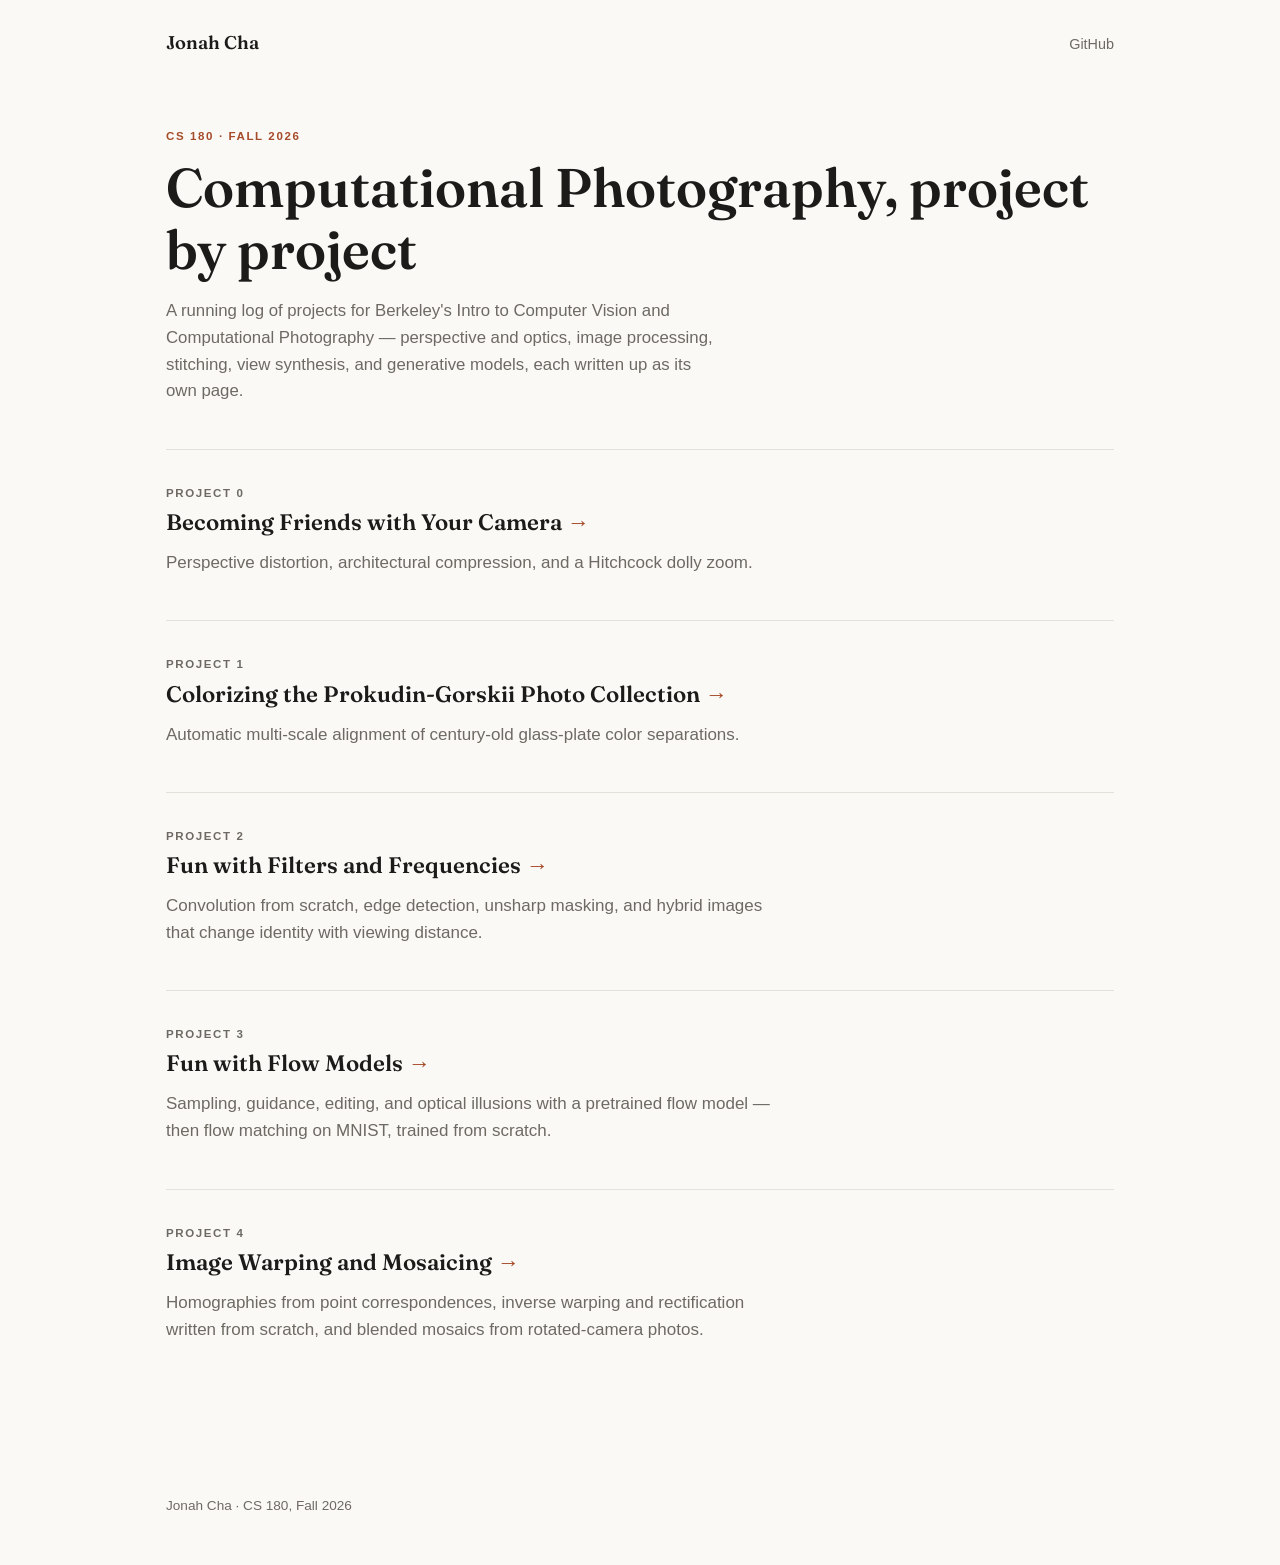
<file: index.html>
<!DOCTYPE html>
<html lang="en">
<head>
  <meta charset="UTF-8">
  <meta name="viewport" content="width=device-width, initial-scale=1.0">
  <title>Jonah Cha — CS 180</title>
  <link rel="preconnect" href="https://fonts.googleapis.com">
  <link rel="preconnect" href="https://fonts.gstatic.com" crossorigin>
  <link href="https://fonts.googleapis.com/css2?family=Fraunces:opsz,wght@9..144,500;9..144,600&display=swap" rel="stylesheet">
  <link rel="stylesheet" href="style.css">
</head>
<body>

  <header class="site-header">
    <a class="site-name" href="index.html">Jonah Cha</a>
    <nav class="site-nav">
      <a href="https://github.com/MERC13/cs180" target="_blank" rel="noopener">GitHub</a>
    </nav>
  </header>

  <main>

  <section class="hero">
    <span class="eyebrow accent">CS 180 &middot; Fall 2026</span>
    <h1>Computational Photography, project by project</h1>
    <p class="intro">
      A running log of projects for Berkeley's Intro to Computer Vision and
      Computational Photography &mdash; perspective and optics, image
      processing, stitching, view synthesis, and generative models, each
      written up as its own page.
    </p>
  </section>

  <ul class="project-list">
    <li>
      <a class="project-item" href="proj0/index.html">
        <span class="eyebrow">Project 0</span>
        <div class="project-title">Becoming Friends with Your Camera <span class="arrow">&rarr;</span></div>
        <p class="project-desc">Perspective distortion, architectural compression, and a Hitchcock dolly zoom.</p>
      </a>
    </li>
    <li>
      <a class="project-item" href="proj1/index.html">
        <span class="eyebrow">Project 1</span>
        <div class="project-title">Colorizing the Prokudin-Gorskii Photo Collection <span class="arrow">&rarr;</span></div>
        <p class="project-desc">Automatic multi-scale alignment of century-old glass-plate color separations.</p>
      </a>
    </li>
    <li>
      <a class="project-item" href="proj2/index.html">
        <span class="eyebrow">Project 2</span>
        <div class="project-title">Fun with Filters and Frequencies <span class="arrow">&rarr;</span></div>
        <p class="project-desc">Convolution from scratch, edge detection, unsharp masking, and hybrid images that change identity with viewing distance.</p>
      </a>
    </li>
    <li>
      <a class="project-item" href="proj3/index.html">
        <span class="eyebrow">Project 3</span>
        <div class="project-title">Fun with Flow Models <span class="arrow">&rarr;</span></div>
        <p class="project-desc">Sampling, guidance, editing, and optical illusions with a pretrained flow model &mdash; then flow matching on MNIST, trained from scratch.</p>
      </a>
    </li>
    <li>
      <a class="project-item" href="proj4/index.html">
        <span class="eyebrow">Project 4</span>
        <div class="project-title">Image Warping and Mosaicing <span class="arrow">&rarr;</span></div>
        <p class="project-desc">Homographies from point correspondences, inverse warping and rectification written from scratch, and blended mosaics from rotated-camera photos.</p>
      </a>
    </li>
  </ul>

  </main>

  <footer class="site-footer">
    <span>Jonah Cha &middot; CS 180, Fall 2026</span>
  </footer>

</body>
</html>
</file>
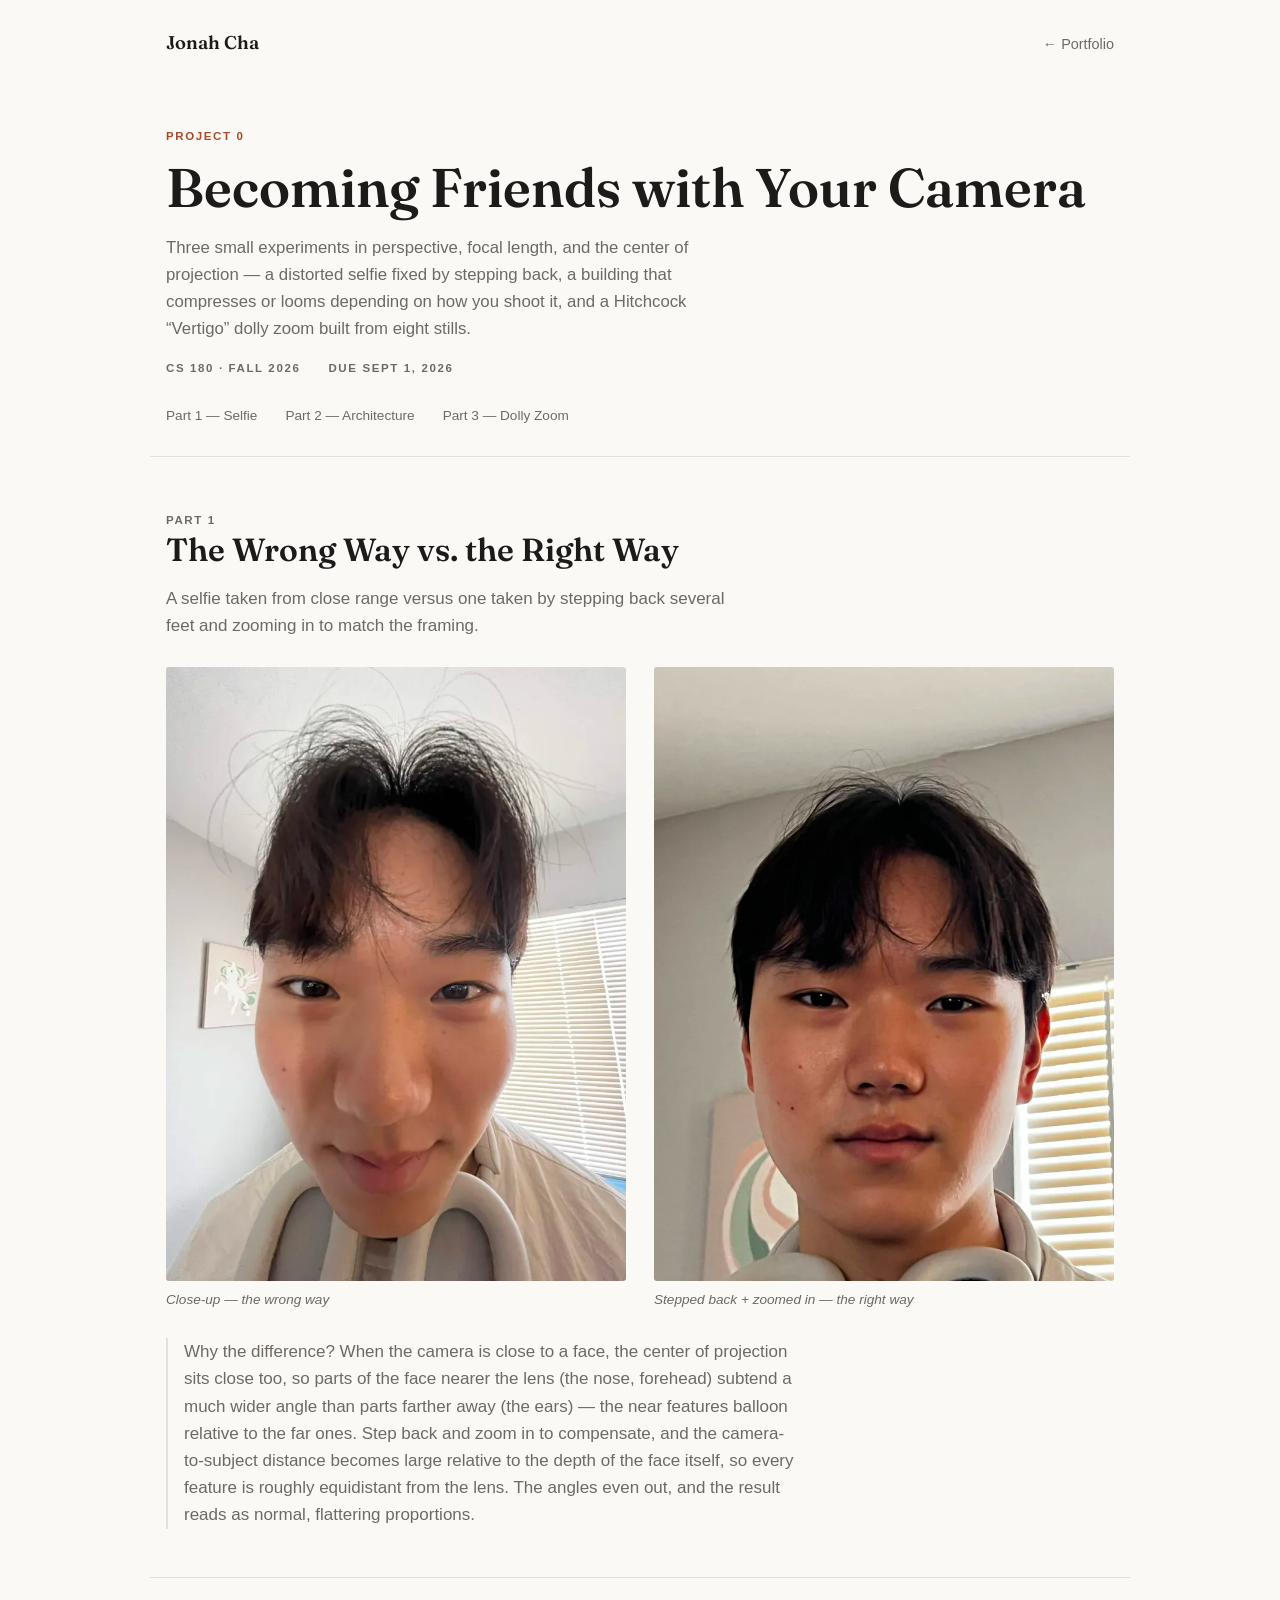
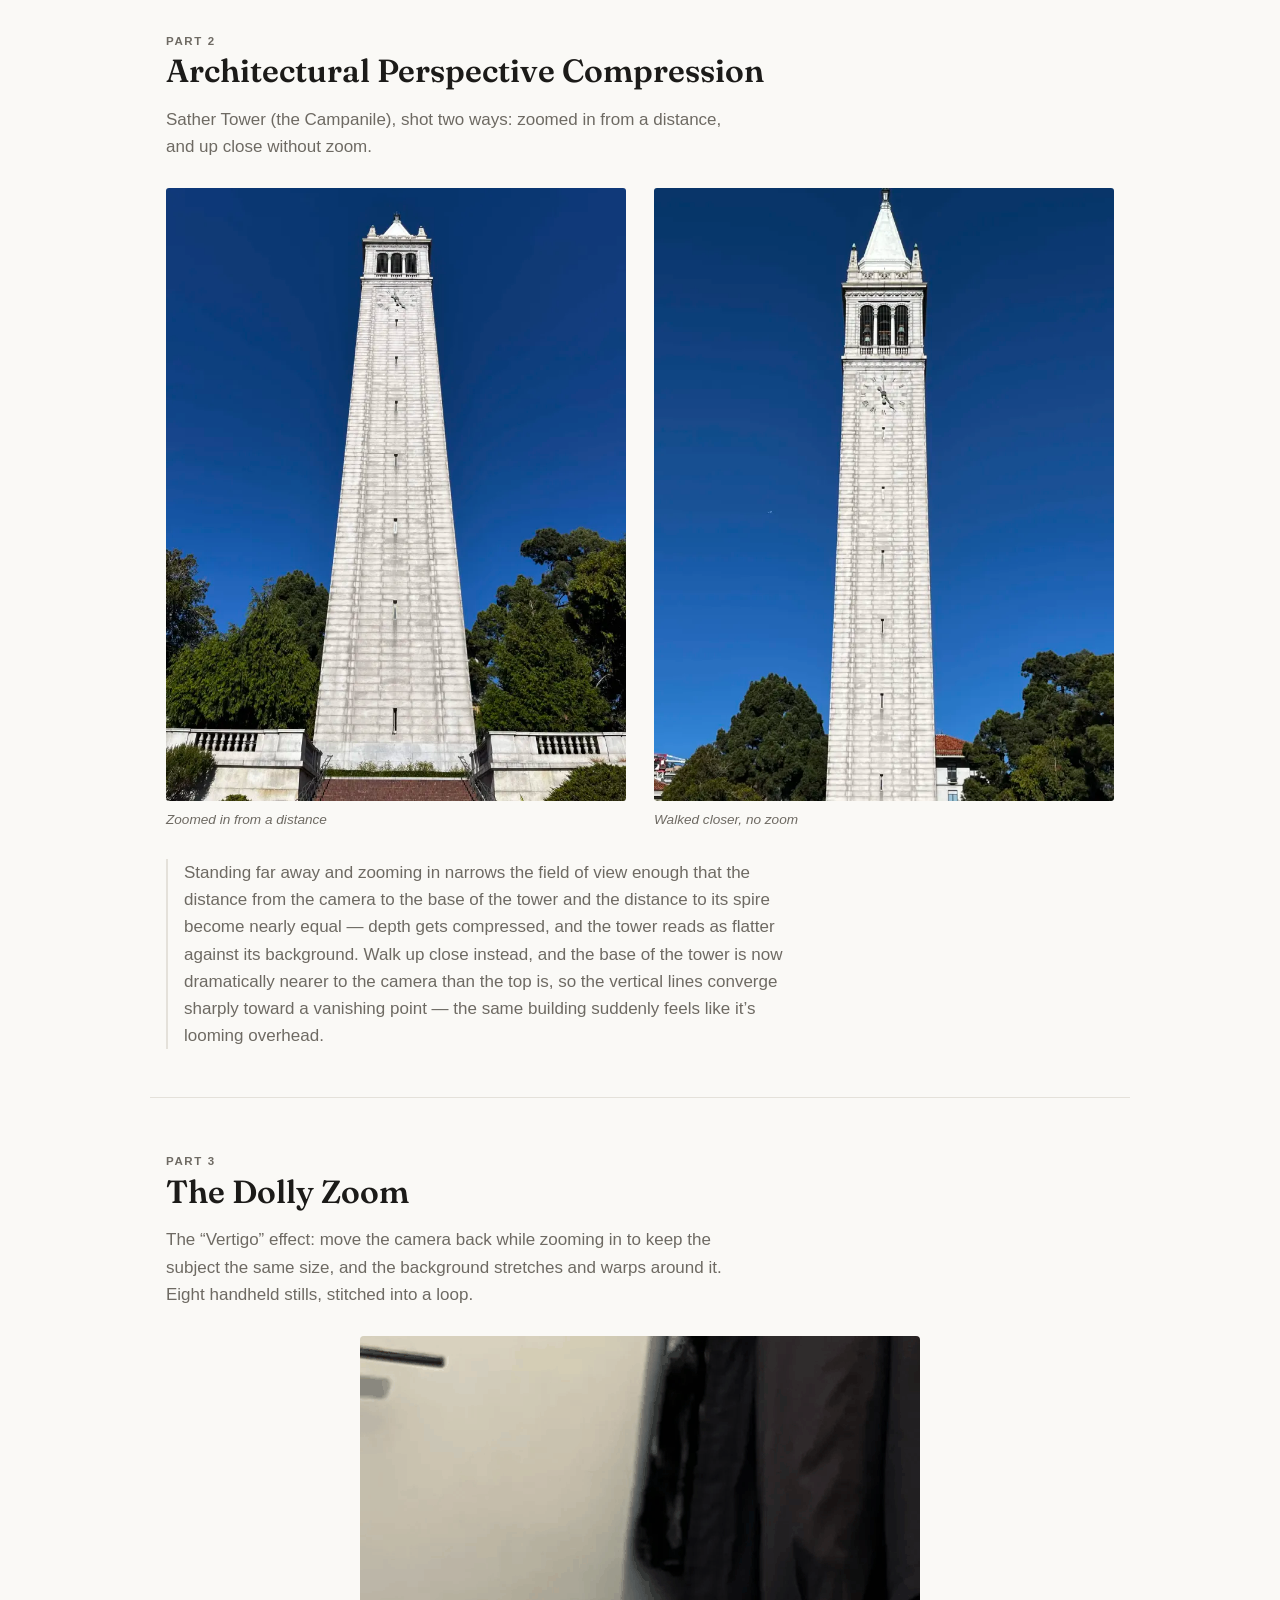
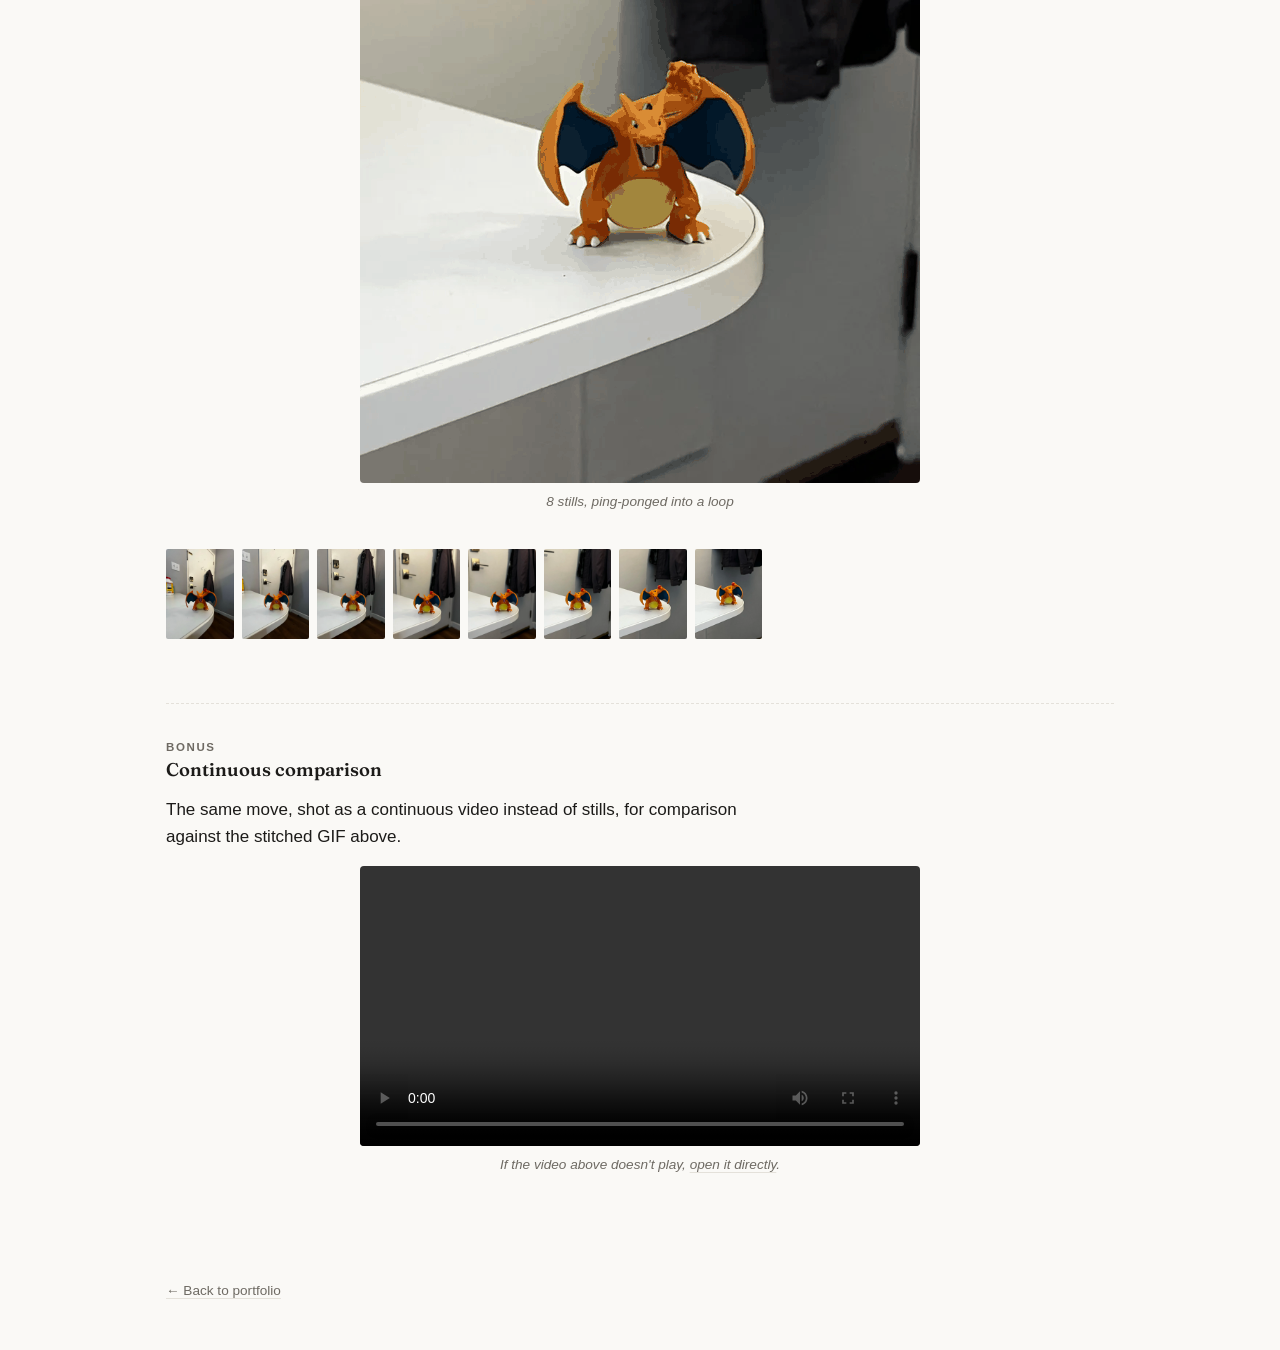
<file: proj0/index.html>
<!DOCTYPE html>
<html lang="en">
<head>
  <meta charset="UTF-8">
  <meta name="viewport" content="width=device-width, initial-scale=1.0">
  <title>Project 0 — Becoming Friends with Your Camera</title>
  <link rel="preconnect" href="https://fonts.googleapis.com">
  <link rel="preconnect" href="https://fonts.gstatic.com" crossorigin>
  <link href="https://fonts.googleapis.com/css2?family=Fraunces:opsz,wght@9..144,500;9..144,600&display=swap" rel="stylesheet">
  <link rel="stylesheet" href="../style.css">
</head>
<body>

  <header class="site-header">
    <a class="site-name" href="../index.html">Jonah Cha</a>
    <nav class="site-nav">
      <a href="../index.html">&larr; Portfolio</a>
    </nav>
  </header>

  <main>

  <section class="hero">
    <span class="eyebrow accent">Project 0</span>
    <h1>Becoming Friends with Your Camera</h1>
    <p class="intro">
      Three small experiments in perspective, focal length, and the center of
      projection — a distorted selfie fixed by stepping back, a building that
      compresses or looms depending on how you shoot it, and a Hitchcock
      &ldquo;Vertigo&rdquo; dolly zoom built from eight stills.
    </p>
    <div class="meta">
      <span class="eyebrow">CS 180 &middot; Fall 2026</span>
      <span class="eyebrow">Due Sept 1, 2026</span>
    </div>
  </section>

  <nav class="toc">
    <a href="#part1">Part 1 &mdash; Selfie</a>
    <a href="#part2">Part 2 &mdash; Architecture</a>
    <a href="#part3">Part 3 &mdash; Dolly Zoom</a>
  </nav>

  <section class="section" id="part1">
    <span class="eyebrow">Part 1</span>
    <h2>The Wrong Way vs. the Right Way</h2>
    <p class="section-intro">
      A selfie taken from close range versus one taken by stepping back
      several feet and zooming in to match the framing.
    </p>

    <div class="compare">
      <figure>
        <img src="media/zoomed_in_face.webp" alt="A selfie taken from very close range, showing the classic wide, distorted look — the forehead is enlarged and the features bulge toward the camera.">
        <figcaption>Close-up — the wrong way</figcaption>
      </figure>
      <figure>
        <img src="media/zoomed_out_face.webp" alt="A portrait taken from several feet away with the camera zoomed in to match the framing, showing natural, undistorted proportions.">
        <figcaption>Stepped back + zoomed in — the right way</figcaption>
      </figure>
    </div>

    <div class="reflection">
      <p>
        Why the difference? When the camera is close to a face, the center of
        projection sits close too, so parts of the face nearer the lens (the
        nose, forehead) subtend a much wider angle than parts farther away
        (the ears) &mdash; the near features balloon relative to the far ones.
        Step back and zoom in to compensate, and the camera-to-subject
        distance becomes large relative to the depth of the face itself, so
        every feature is roughly equidistant from the lens. The angles even
        out, and the result reads as normal, flattering proportions.
      </p>
    </div>
  </section>

  <section class="section" id="part2">
    <span class="eyebrow">Part 2</span>
    <h2>Architectural Perspective Compression</h2>
    <p class="section-intro">
      Sather Tower (the Campanile), shot two ways: zoomed in from a
      distance, and up close without zoom.
    </p>

    <div class="compare">
      <figure>
        <img src="media/zoomed_in_campanile.webp" alt="The Campanile photographed from a distance with the camera zoomed in, showing the full tower and its surrounding plaza with a flattened, compressed sense of depth.">
        <figcaption>Zoomed in from a distance</figcaption>
      </figure>
      <figure>
        <img src="media/zoomed_out_campanile.webp" alt="The Campanile photographed from close up without zoom, looking sharply upward, with dramatically converging vertical lines.">
        <figcaption>Walked closer, no zoom</figcaption>
      </figure>
    </div>

    <div class="reflection">
      <p>
        Standing far away and zooming in narrows the field of view enough
        that the distance from the camera to the base of the tower and the
        distance to its spire become nearly equal &mdash; depth gets compressed,
        and the tower reads as flatter against its background. Walk up close
        instead, and the base of the tower is now dramatically nearer to the
        camera than the top is, so the vertical lines converge sharply toward
        a vanishing point &mdash; the same building suddenly feels like it&rsquo;s
        looming overhead.
      </p>
    </div>
  </section>

  <section class="section" id="part3">
    <span class="eyebrow">Part 3</span>
    <h2>The Dolly Zoom</h2>
    <p class="section-intro">
      The &ldquo;Vertigo&rdquo; effect: move the camera back while zooming in to keep
      the subject the same size, and the background stretches and warps
      around it. Eight handheld stills, stitched into a loop.
    </p>

    <figure class="feature">
      <img src="media/dolly_zoom.gif" alt="Animated dolly zoom effect: a Charizard figure stays a constant size in frame while the background behind it visibly stretches and shifts as the camera moves back and zooms in.">
      <figcaption>8 stills, ping-ponged into a loop</figcaption>
    </figure>

    <div class="filmstrip">
      <img src="media/1.webp" alt="Dolly zoom source frame 1">
      <img src="media/2.webp" alt="Dolly zoom source frame 2">
      <img src="media/3.webp" alt="Dolly zoom source frame 3">
      <img src="media/4.webp" alt="Dolly zoom source frame 4">
      <img src="media/5.webp" alt="Dolly zoom source frame 5">
      <img src="media/6.webp" alt="Dolly zoom source frame 6">
      <img src="media/7.webp" alt="Dolly zoom source frame 7">
      <img src="media/8.webp" alt="Dolly zoom source frame 8">
    </div>

    <div class="bonus">
      <span class="eyebrow">Bonus</span>
      <h3>Continuous comparison</h3>
      <p class="section-intro">
        The same move, shot as a continuous video instead of stills, for
        comparison against the stitched GIF above.
      </p>
      <figure class="feature">
        <video controls playsinline>
          <source src="media/dolly_effect.mov" type="video/quicktime">
          Your browser can't play this video inline.
        </video>
        <figcaption>
          If the video above doesn't play,
          <a class="fallback-link" href="media/dolly_effect.mov" target="_blank" rel="noopener">open it directly</a>.
        </figcaption>
      </figure>
    </div>
  </section>

  </main>

  <footer class="site-footer">
    <a href="../index.html">&larr; Back to portfolio</a>
  </footer>

</body>
</html>
</file>
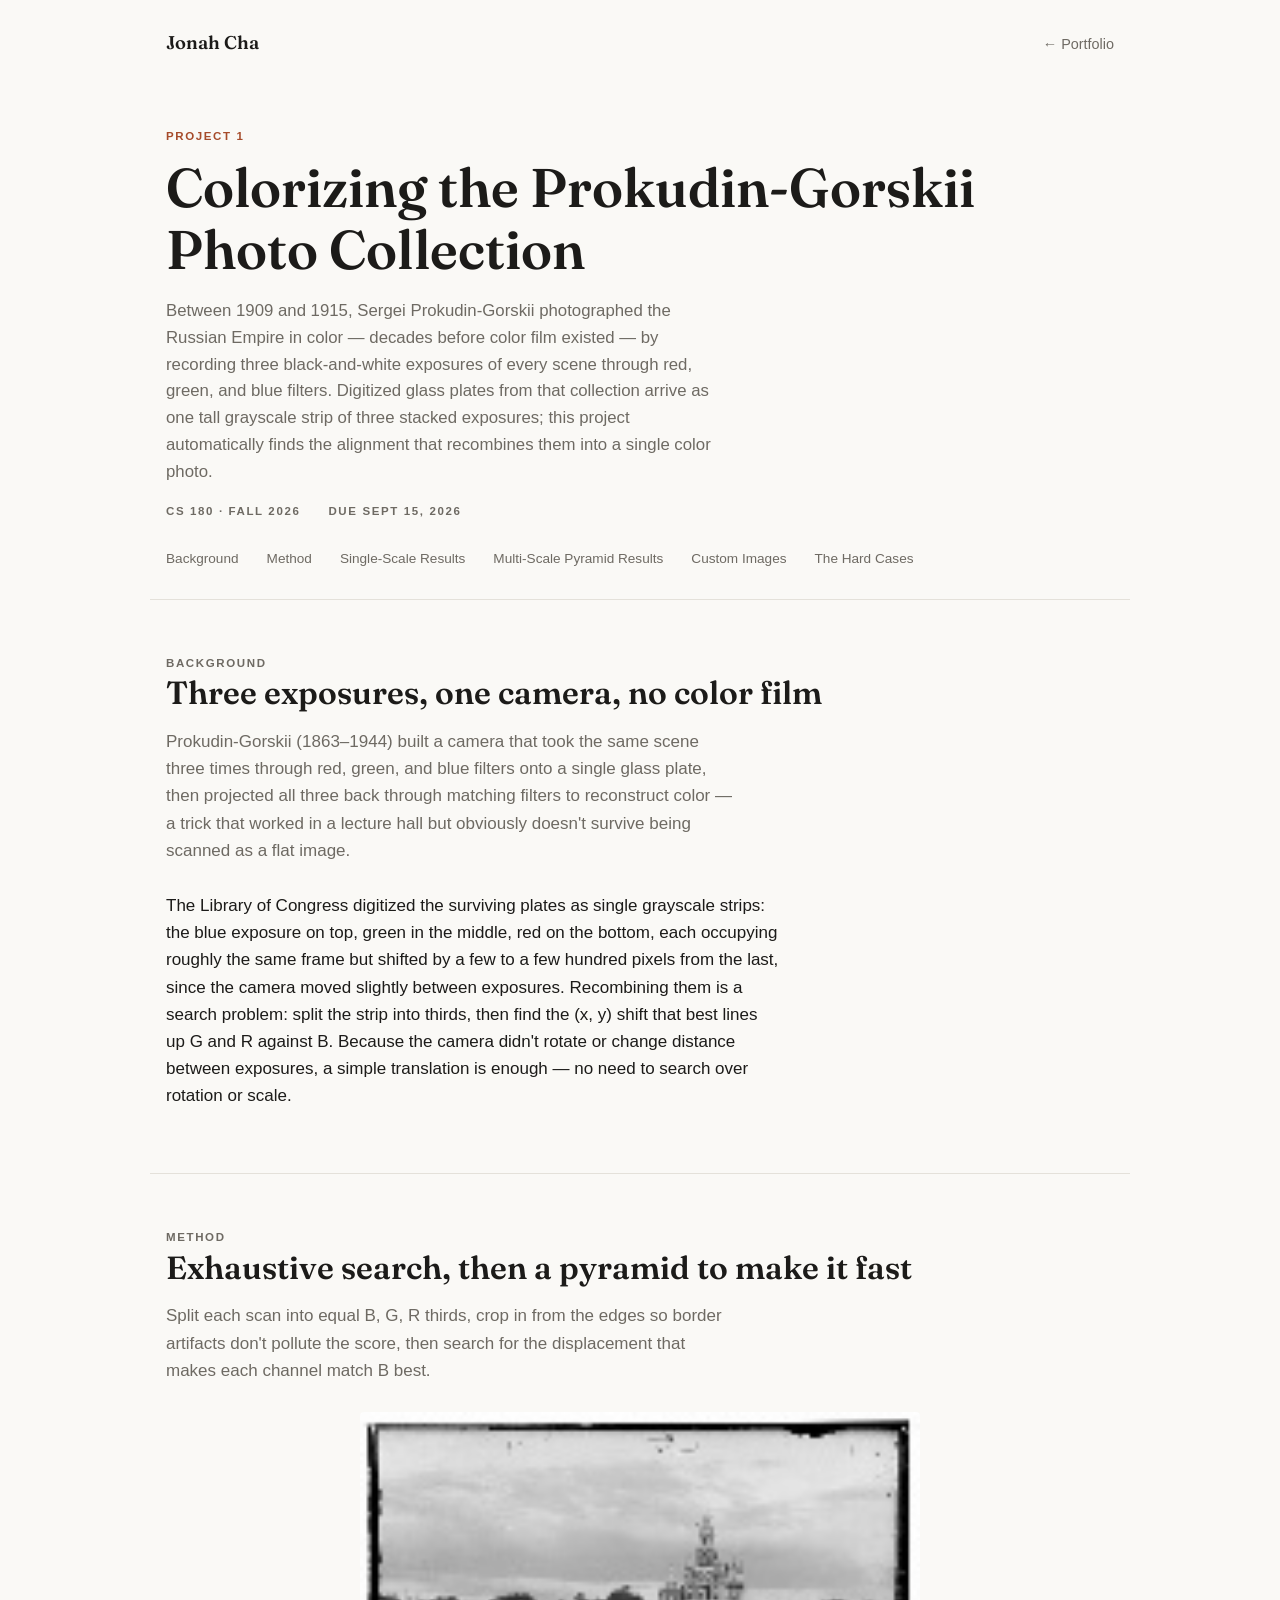
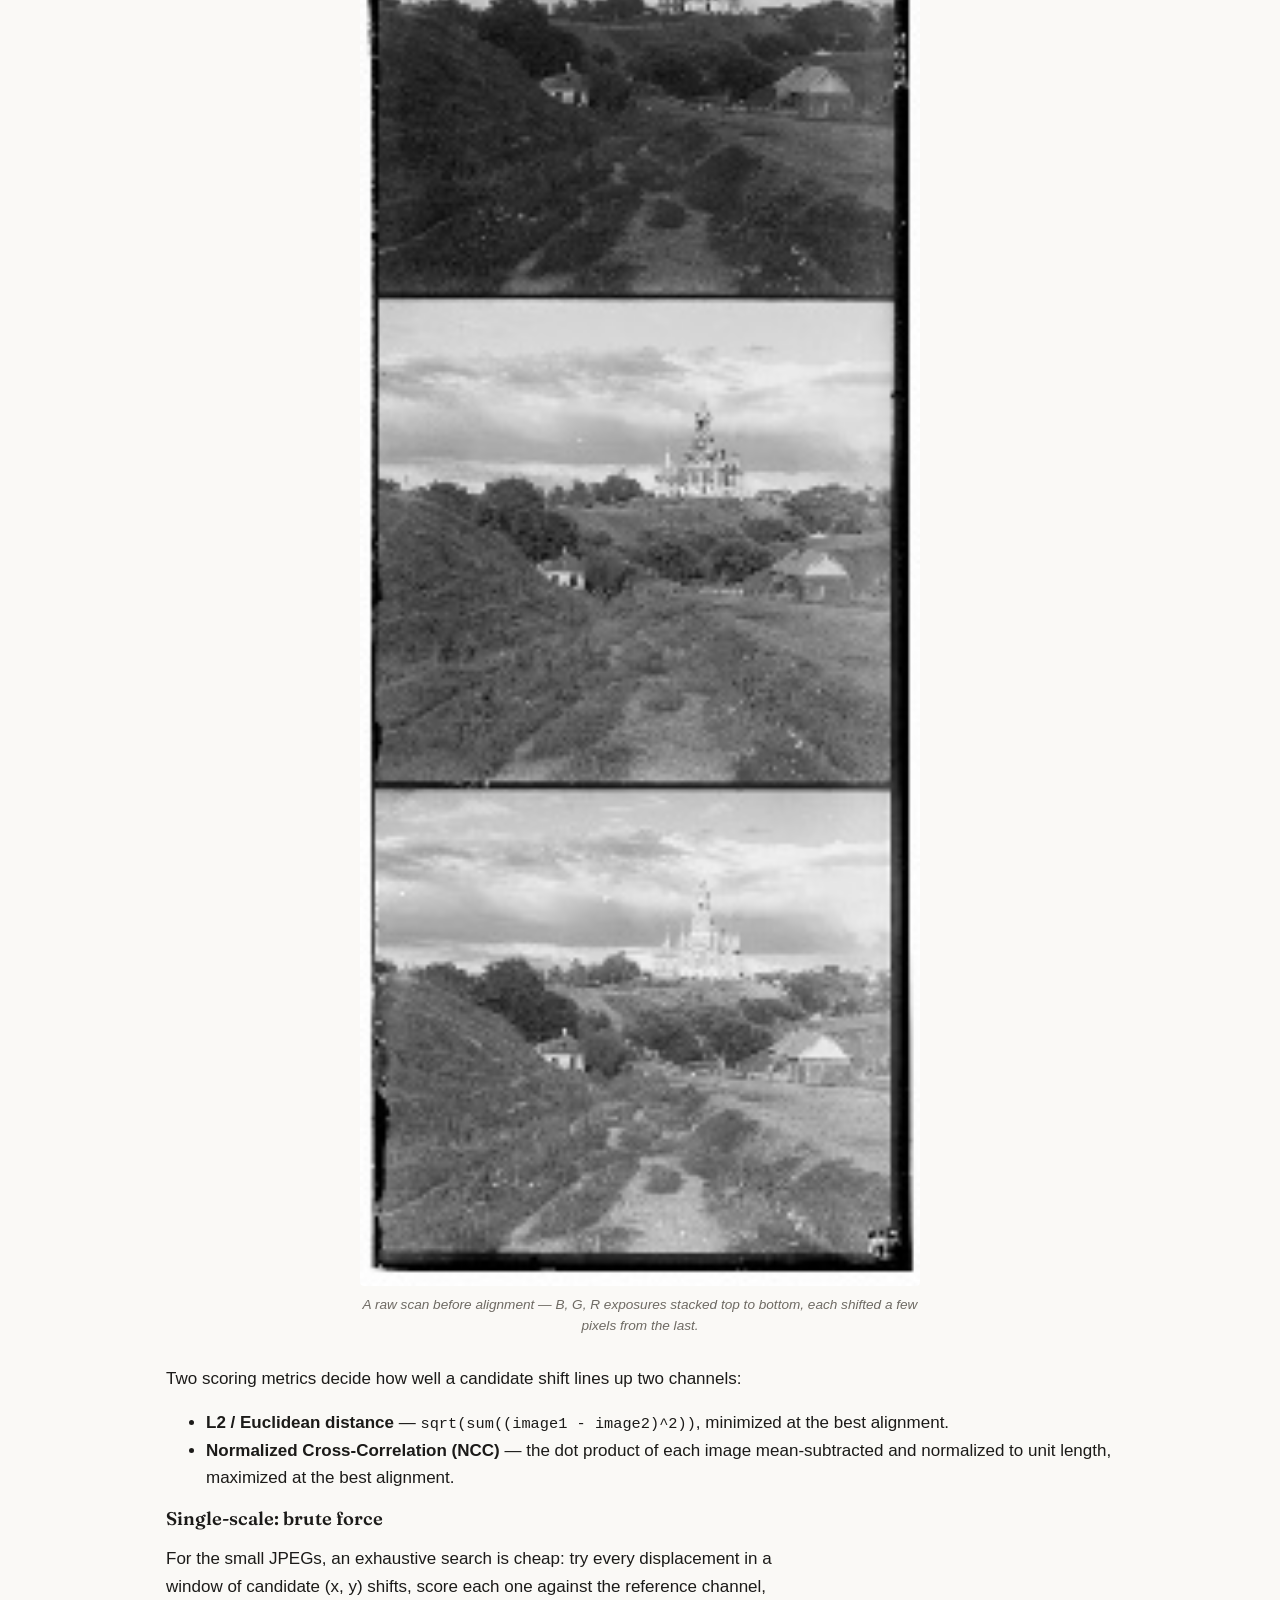
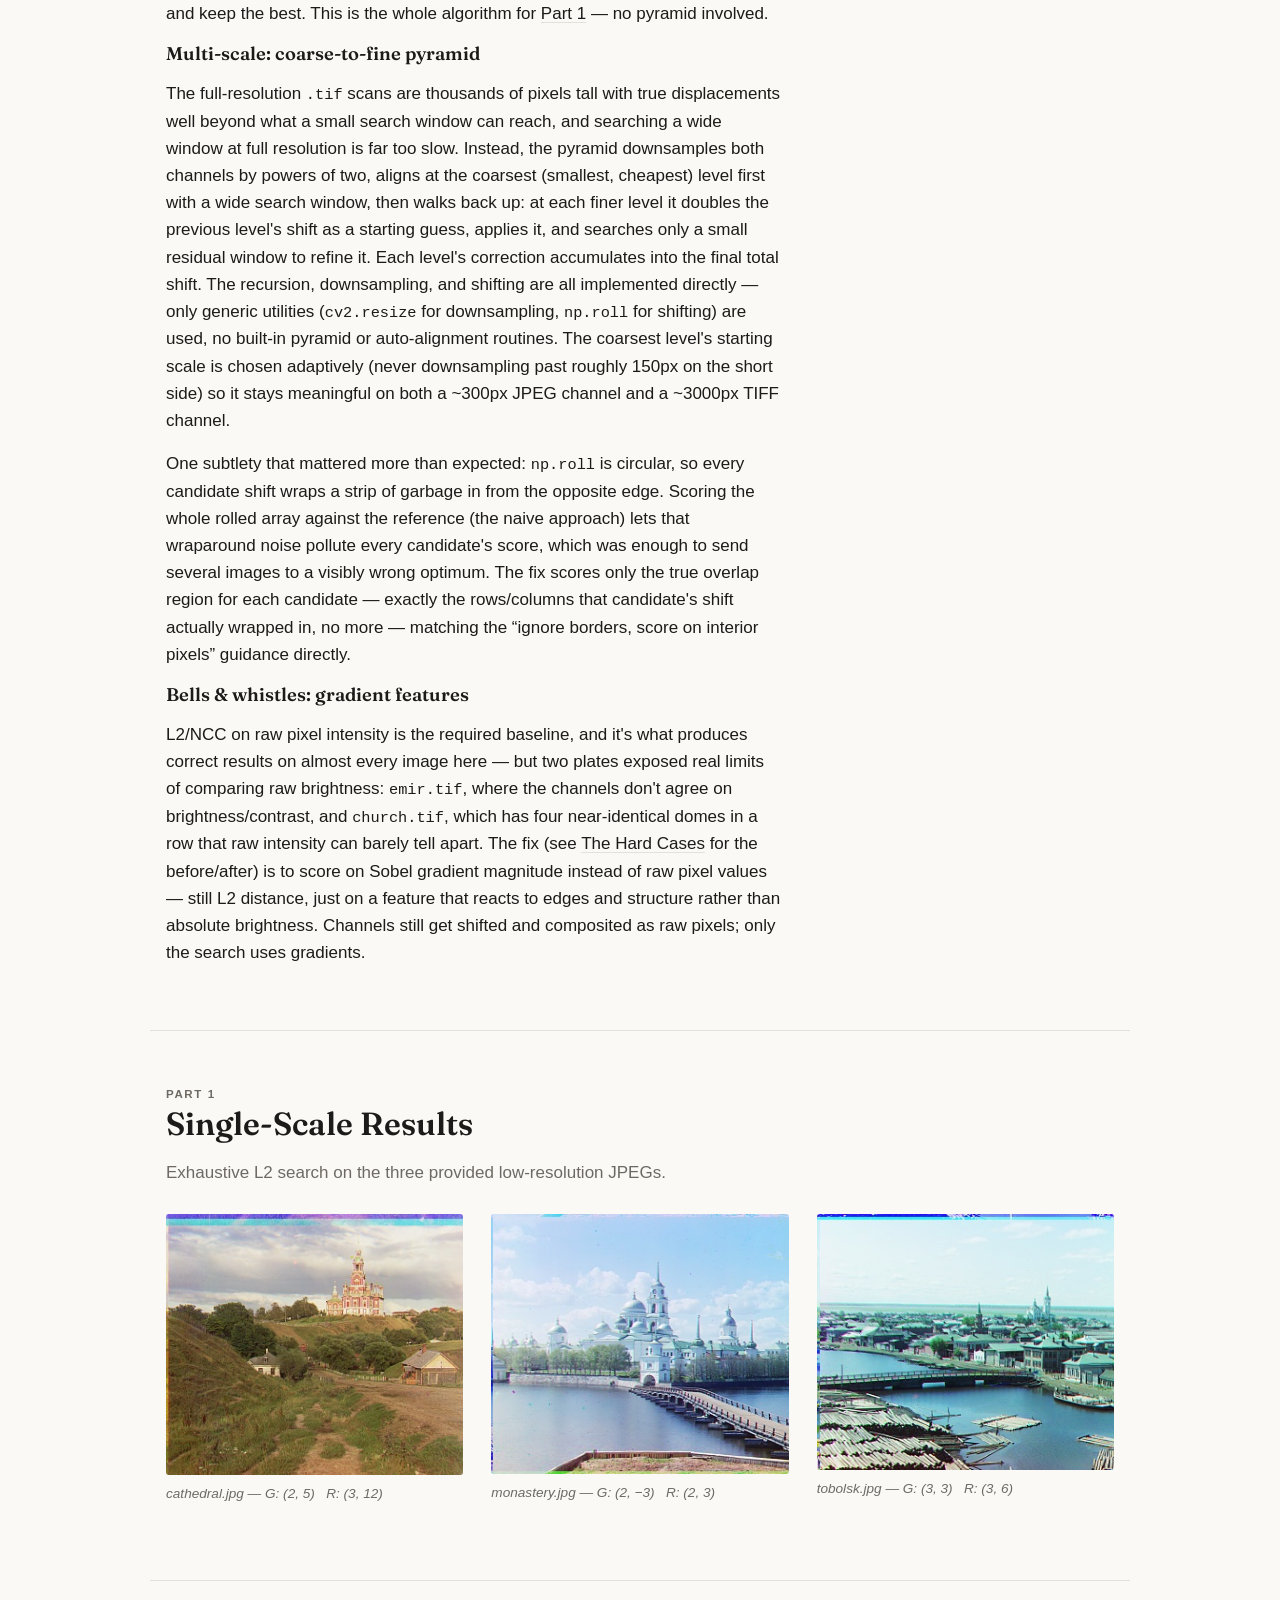
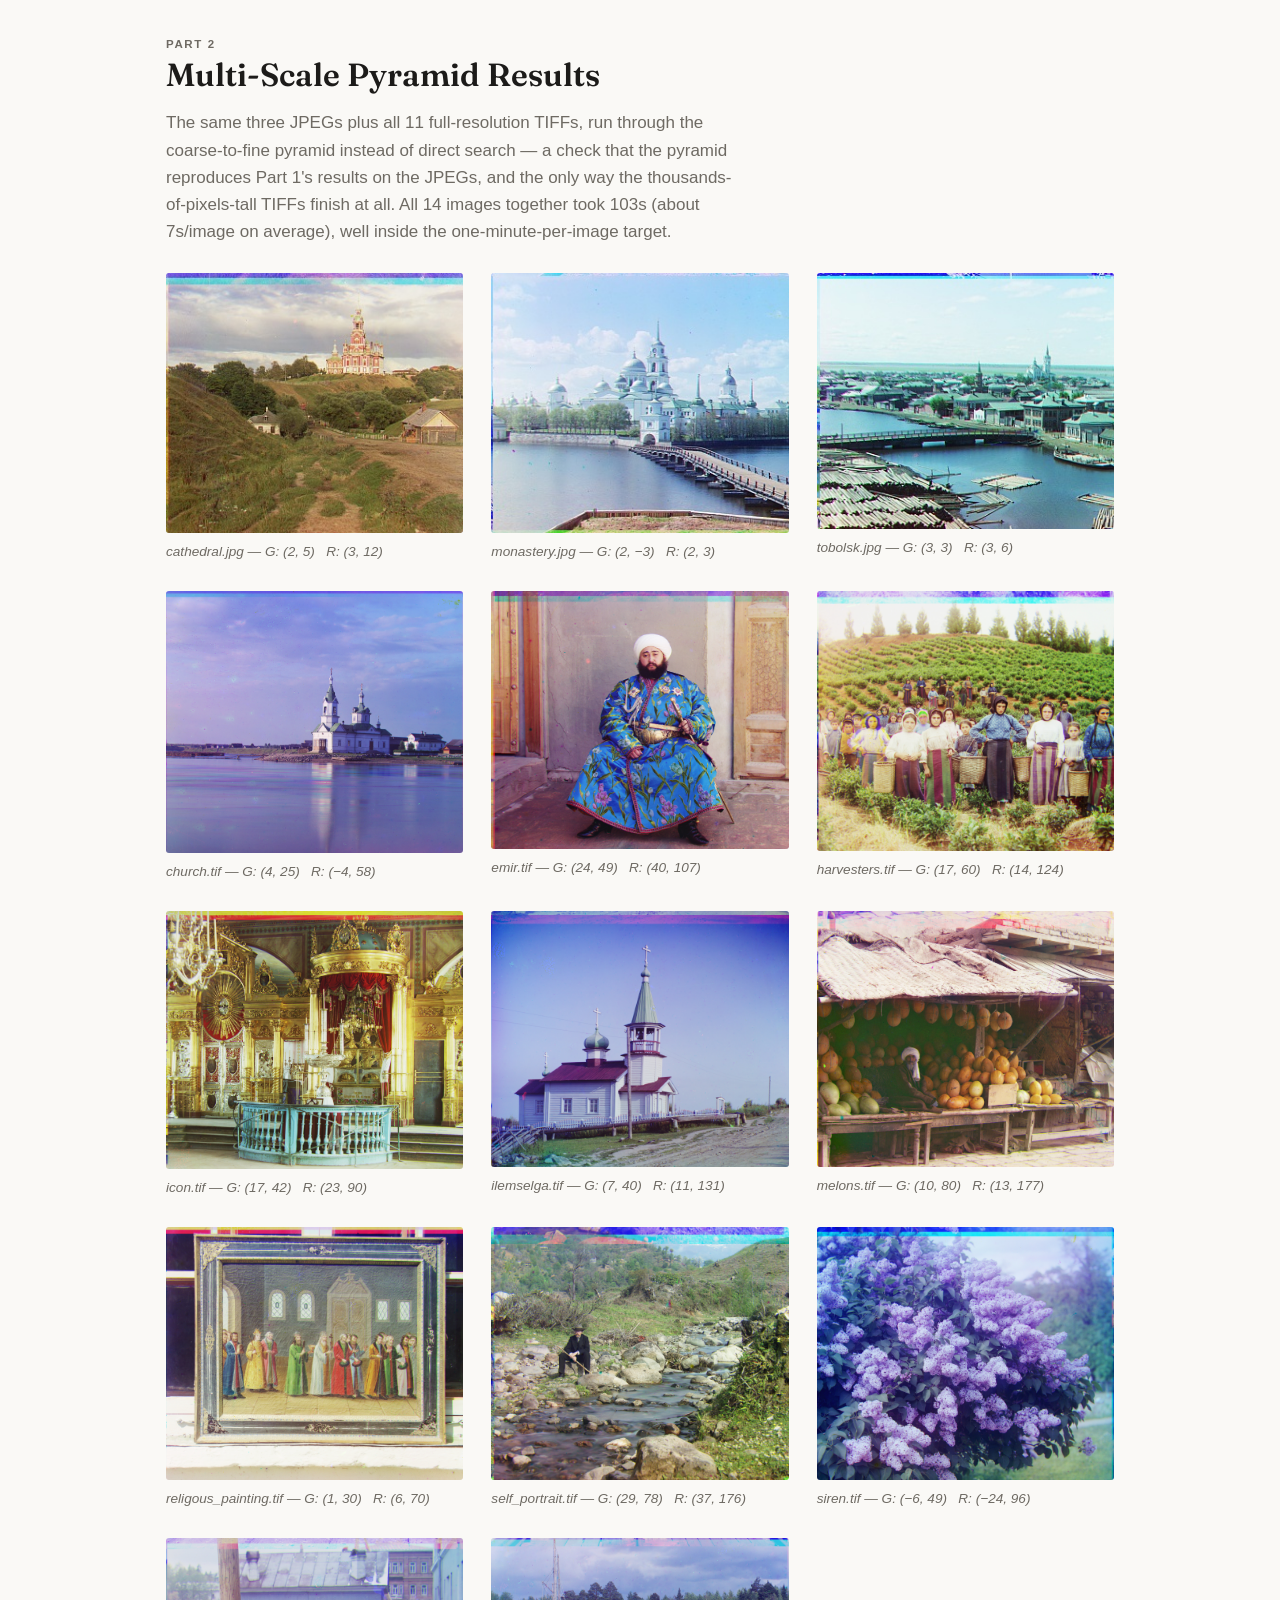
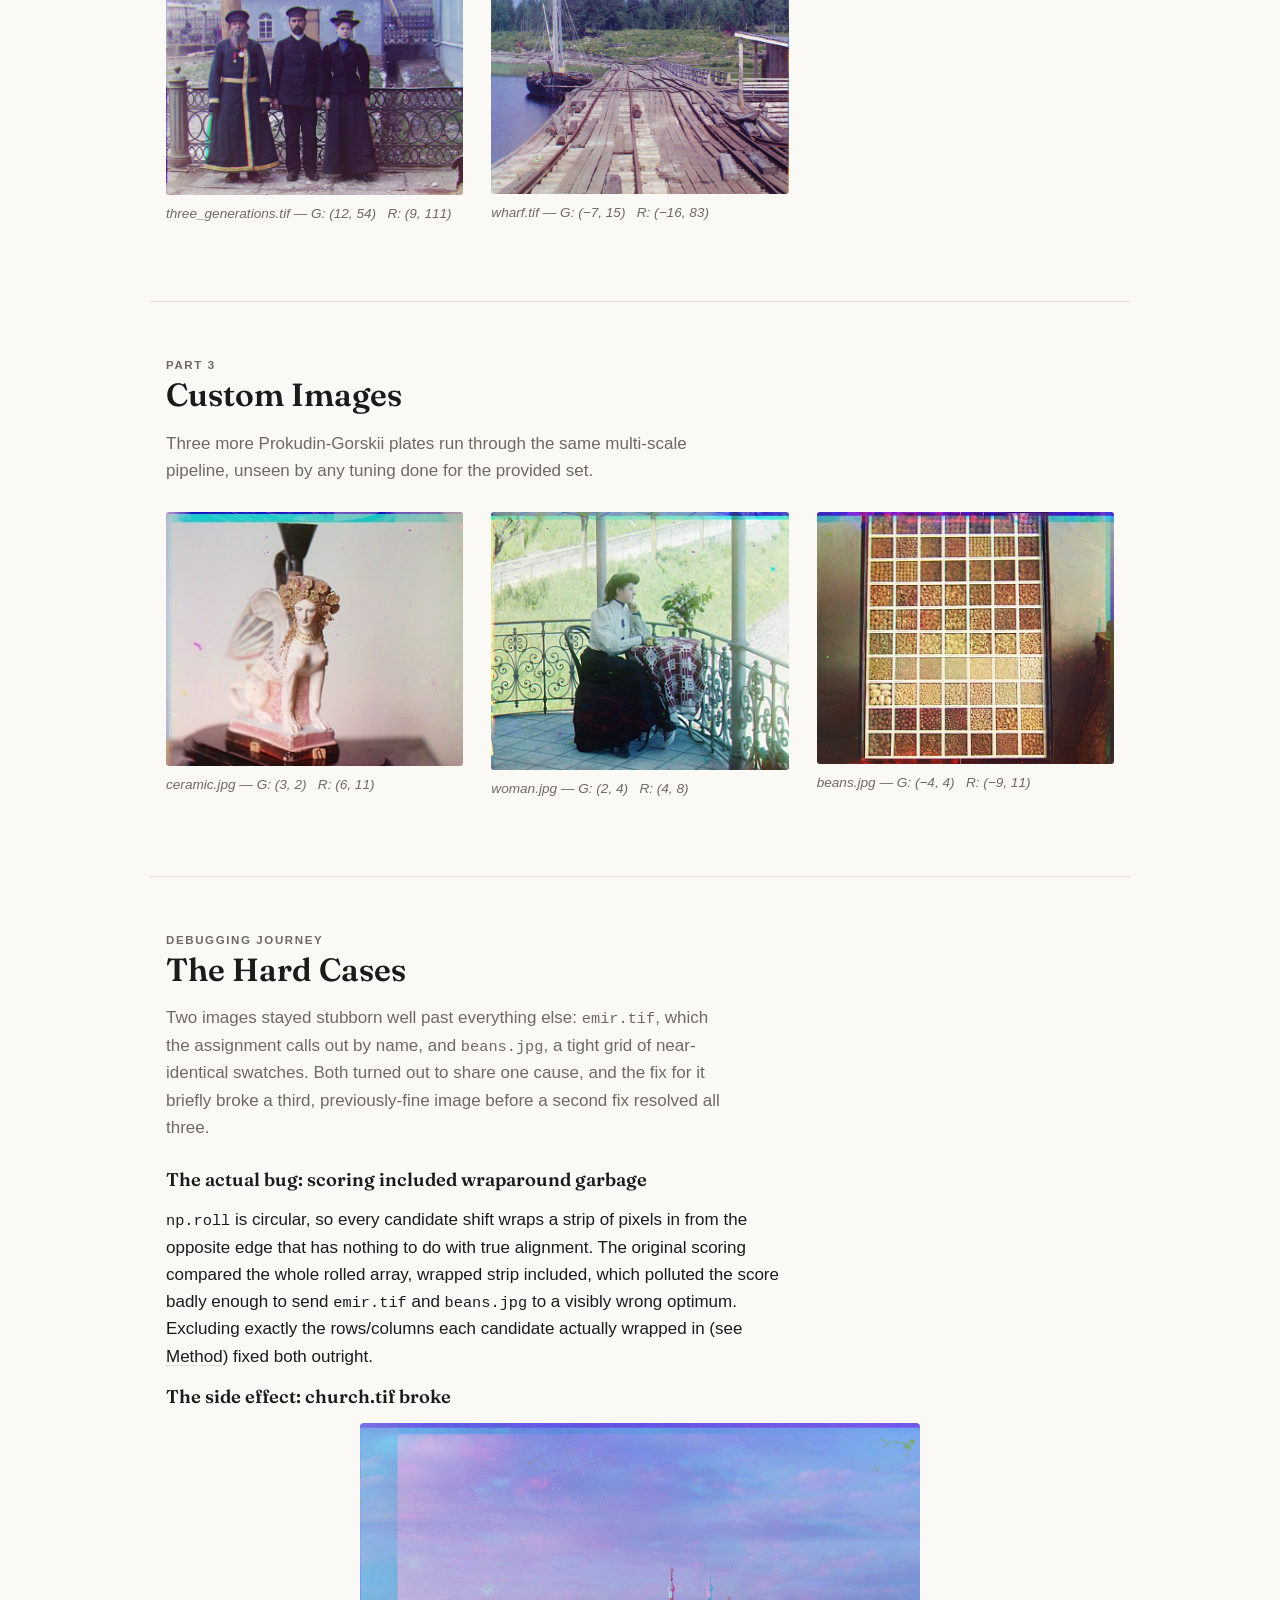
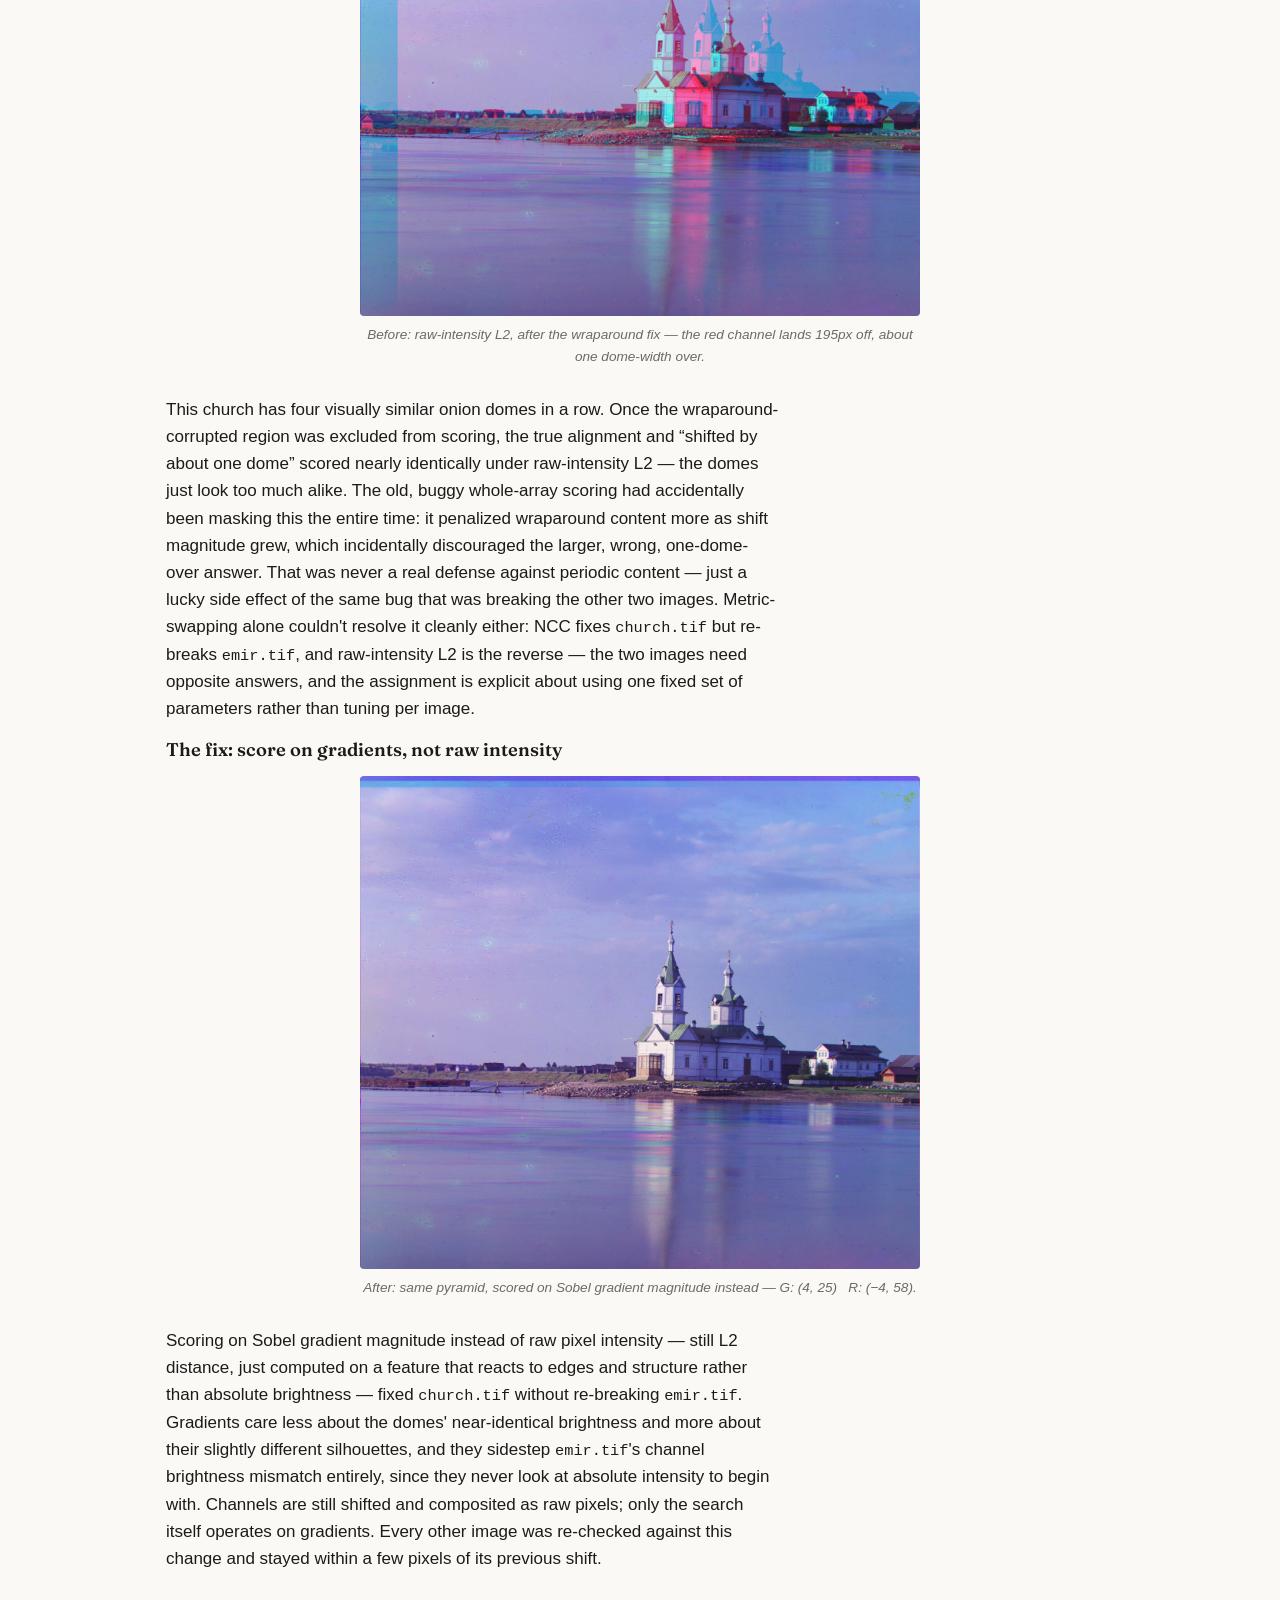
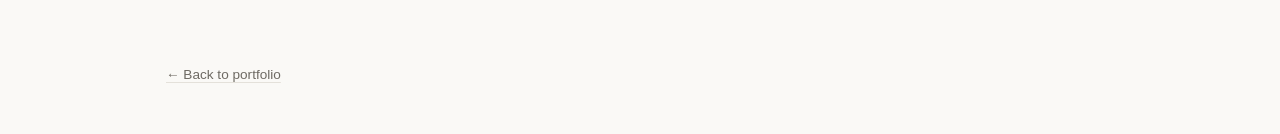
<file: proj1/index.html>
<!DOCTYPE html>
<html lang="en">
<head>
  <meta charset="UTF-8">
  <meta name="viewport" content="width=device-width, initial-scale=1.0">
  <title>Project 1 — Colorizing the Prokudin-Gorskii Photo Collection</title>
  <link rel="preconnect" href="https://fonts.googleapis.com">
  <link rel="preconnect" href="https://fonts.gstatic.com" crossorigin>
  <link href="https://fonts.googleapis.com/css2?family=Fraunces:opsz,wght@9..144,500;9..144,600&display=swap" rel="stylesheet">
  <link rel="stylesheet" href="../style.css">
</head>
<body>

  <header class="site-header">
    <a class="site-name" href="../index.html">Jonah Cha</a>
    <nav class="site-nav">
      <a href="../index.html">&larr; Portfolio</a>
    </nav>
  </header>

  <main>

  <section class="hero">
    <span class="eyebrow accent">Project 1</span>
    <h1>Colorizing the Prokudin-Gorskii Photo Collection</h1>
    <p class="intro">
      Between 1909 and 1915, Sergei Prokudin-Gorskii photographed the Russian
      Empire in color &mdash; decades before color film existed &mdash; by
      recording three black-and-white exposures of every scene through red,
      green, and blue filters. Digitized glass plates from that collection
      arrive as one tall grayscale strip of three stacked exposures; this
      project automatically finds the alignment that recombines them into a
      single color photo.
    </p>
    <div class="meta">
      <span class="eyebrow">CS 180 &middot; Fall 2026</span>
      <span class="eyebrow">Due Sept 15, 2026</span>
    </div>
  </section>

  <nav class="toc">
    <a href="#background">Background</a>
    <a href="#method">Method</a>
    <a href="#single-scale">Single-Scale Results</a>
    <a href="#multi-scale">Multi-Scale Pyramid Results</a>
    <a href="#custom">Custom Images</a>
    <a href="#debugging">The Hard Cases</a>
  </nav>

  <section class="section" id="background">
    <span class="eyebrow">Background</span>
    <h2>Three exposures, one camera, no color film</h2>
    <p class="section-intro">
      Prokudin-Gorskii (1863&ndash;1944) built a camera that took the same
      scene three times through red, green, and blue filters onto a single
      glass plate, then projected all three back through matching filters to
      reconstruct color &mdash; a trick that worked in a lecture hall but
      obviously doesn't survive being scanned as a flat image.
    </p>
    <p>
      The Library of Congress digitized the surviving plates as single
      grayscale strips: the blue exposure on top, green in the middle, red on
      the bottom, each occupying roughly the same frame but shifted by a few
      to a few hundred pixels from the last, since the camera moved slightly
      between exposures. Recombining them is a search problem: split the
      strip into thirds, then find the (x, y) shift that best lines up G and
      R against B. Because the camera didn't rotate or change distance
      between exposures, a simple translation is enough &mdash; no need to
      search over rotation or scale.
    </p>
  </section>

  <section class="section" id="method">
    <span class="eyebrow">Method</span>
    <h2>Exhaustive search, then a pyramid to make it fast</h2>
    <p class="section-intro">
      Split each scan into equal B, G, R thirds, crop in from the edges so
      border artifacts don't pollute the score, then search for the
      displacement that makes each channel match B best.
    </p>

    <figure class="feature">
      <img src="out/cathedral_raw_preview.jpg" alt="The raw cathedral.jpg glass plate scan before alignment: three near-identical grayscale exposures stacked vertically, slightly offset from each other.">
      <figcaption>A raw scan before alignment &mdash; B, G, R exposures stacked top to bottom, each shifted a few pixels from the last.</figcaption>
    </figure>

    <p>
      Two scoring metrics decide how well a candidate shift lines up two
      channels:
    </p>
    <ul>
      <li><strong>L2 / Euclidean distance</strong> &mdash; <code>sqrt(sum((image1 - image2)^2))</code>, minimized at the best alignment.</li>
      <li><strong>Normalized Cross-Correlation (NCC)</strong> &mdash; the dot product of each image mean-subtracted and normalized to unit length, maximized at the best alignment.</li>
    </ul>

    <h3>Single-scale: brute force</h3>
    <p>
      For the small JPEGs, an exhaustive search is cheap: try every
      displacement in a window of candidate (x, y) shifts, score each one
      against the reference channel, and keep the best. This is the whole
      algorithm for <a href="#single-scale">Part 1</a> &mdash; no pyramid
      involved.
    </p>

    <h3>Multi-scale: coarse-to-fine pyramid</h3>
    <p>
      The full-resolution <code>.tif</code> scans are thousands of pixels
      tall with true displacements well beyond what a small search window can
      reach, and searching a wide window at full resolution is far too slow.
      Instead, the pyramid downsamples both channels by powers of two,
      aligns at the coarsest (smallest, cheapest) level first with a wide
      search window, then walks back up: at each finer level it doubles the
      previous level's shift as a starting guess, applies it, and searches
      only a small residual window to refine it. Each level's correction
      accumulates into the final total shift. The recursion, downsampling,
      and shifting are all implemented directly &mdash; only generic
      utilities (<code>cv2.resize</code> for downsampling, <code>np.roll</code>
      for shifting) are used, no built-in pyramid or auto-alignment routines.
      The coarsest level's starting scale is chosen adaptively (never
      downsampling past roughly 150px on the short side) so it stays
      meaningful on both a ~300px JPEG channel and a ~3000px TIFF channel.
    </p>
    <p>
      One subtlety that mattered more than expected:
      <code>np.roll</code> is circular, so every candidate shift wraps a strip
      of garbage in from the opposite edge. Scoring the whole rolled array
      against the reference (the naive approach) lets that wraparound noise
      pollute every candidate's score, which was enough to send several
      images to a visibly wrong optimum. The fix scores only the true overlap
      region for each candidate &mdash; exactly the rows/columns that
      candidate's shift actually wrapped in, no more &mdash; matching the
      &ldquo;ignore borders, score on interior pixels&rdquo; guidance directly.
    </p>

    <h3>Bells &amp; whistles: gradient features</h3>
    <p>
      L2/NCC on raw pixel intensity is the required baseline, and it's what
      produces correct results on almost every image here &mdash; but two
      plates exposed real limits of comparing raw brightness: <code>emir.tif</code>,
      where the channels don't agree on brightness/contrast, and
      <code>church.tif</code>, which has four near-identical domes in a row
      that raw intensity can barely tell apart. The fix (see
      <a href="#debugging">The Hard Cases</a> for the before/after) is to score
      on Sobel gradient magnitude instead of raw pixel values &mdash; still
      L2 distance, just on a feature that reacts to edges and structure
      rather than absolute brightness. Channels still get shifted and
      composited as raw pixels; only the search uses gradients.
    </p>
  </section>

  <section class="section" id="single-scale">
    <span class="eyebrow">Part 1</span>
    <h2>Single-Scale Results</h2>
    <p class="section-intro">
      Exhaustive L2 search on the three provided low-resolution JPEGs.
    </p>

    <div class="gallery">
      <figure>
        <img src="out/cathedral_singlescale_L2.jpg" alt="Cathedral photo, color channels aligned.">
        <figcaption>cathedral.jpg &mdash; G: (2, 5) &nbsp; R: (3, 12)</figcaption>
      </figure>
      <figure>
        <img src="out/monastery_singlescale_L2.jpg" alt="Monastery photo, color channels aligned.">
        <figcaption>monastery.jpg &mdash; G: (2, &minus;3) &nbsp; R: (2, 3)</figcaption>
      </figure>
      <figure>
        <img src="out/tobolsk_singlescale_L2.jpg" alt="Tobolsk photo, color channels aligned.">
        <figcaption>tobolsk.jpg &mdash; G: (3, 3) &nbsp; R: (3, 6)</figcaption>
      </figure>
    </div>
  </section>

  <section class="section" id="multi-scale">
    <span class="eyebrow">Part 2</span>
    <h2>Multi-Scale Pyramid Results</h2>
    <p class="section-intro">
      The same three JPEGs plus all 11 full-resolution TIFFs, run through the
      coarse-to-fine pyramid instead of direct search &mdash; a check that the
      pyramid reproduces Part 1's results on the JPEGs, and the only way the
      thousands-of-pixels-tall TIFFs finish at all. All 14 images together
      took 103s (about 7s/image on average), well inside the one-minute-per-image
      target.
    </p>

    <div class="gallery">
      <figure>
        <img src="out/cathedral_multiscale_L2.jpg" alt="Cathedral photo, color channels aligned via pyramid search.">
        <figcaption>cathedral.jpg &mdash; G: (2, 5) &nbsp; R: (3, 12)</figcaption>
      </figure>
      <figure>
        <img src="out/monastery_multiscale_L2.jpg" alt="Monastery photo, color channels aligned via pyramid search.">
        <figcaption>monastery.jpg &mdash; G: (2, &minus;3) &nbsp; R: (2, 3)</figcaption>
      </figure>
      <figure>
        <img src="out/tobolsk_multiscale_L2.jpg" alt="Tobolsk photo, color channels aligned via pyramid search.">
        <figcaption>tobolsk.jpg &mdash; G: (3, 3) &nbsp; R: (3, 6)</figcaption>
      </figure>
      <figure>
        <img src="out/church_multiscale_L2.jpg" alt="Church photo, color channels aligned via pyramid search.">
        <figcaption>church.tif &mdash; G: (4, 25) &nbsp; R: (&minus;4, 58)</figcaption>
      </figure>
      <figure>
        <img src="out/emir_multiscale_L2.jpg" alt="Emir of Bukhara photo, color channels aligned via pyramid search.">
        <figcaption>emir.tif &mdash; G: (24, 49) &nbsp; R: (40, 107)</figcaption>
      </figure>
      <figure>
        <img src="out/harvesters_multiscale_L2.jpg" alt="Harvesters photo, color channels aligned via pyramid search.">
        <figcaption>harvesters.tif &mdash; G: (17, 60) &nbsp; R: (14, 124)</figcaption>
      </figure>
      <figure>
        <img src="out/icon_multiscale_L2.jpg" alt="Icon photo, color channels aligned via pyramid search.">
        <figcaption>icon.tif &mdash; G: (17, 42) &nbsp; R: (23, 90)</figcaption>
      </figure>
      <figure>
        <img src="out/ilemselga_multiscale_L2.jpg" alt="Ilemselga photo, color channels aligned via pyramid search.">
        <figcaption>ilemselga.tif &mdash; G: (7, 40) &nbsp; R: (11, 131)</figcaption>
      </figure>
      <figure>
        <img src="out/melons_multiscale_L2.jpg" alt="Melon stand photo, color channels aligned via pyramid search.">
        <figcaption>melons.tif &mdash; G: (10, 80) &nbsp; R: (13, 177)</figcaption>
      </figure>
      <figure>
        <img src="out/religous_painting_multiscale_L2.jpg" alt="Religious painting photo, color channels aligned via pyramid search.">
        <figcaption>religous_painting.tif &mdash; G: (1, 30) &nbsp; R: (6, 70)</figcaption>
      </figure>
      <figure>
        <img src="out/self_portrait_multiscale_L2.jpg" alt="Self portrait photo, color channels aligned via pyramid search.">
        <figcaption>self_portrait.tif &mdash; G: (29, 78) &nbsp; R: (37, 176)</figcaption>
      </figure>
      <figure>
        <img src="out/siren_multiscale_L2.jpg" alt="Siren ship photo, color channels aligned via pyramid search.">
        <figcaption>siren.tif &mdash; G: (&minus;6, 49) &nbsp; R: (&minus;24, 96)</figcaption>
      </figure>
      <figure>
        <img src="out/three_generations_multiscale_L2.jpg" alt="Three generations photo, color channels aligned via pyramid search.">
        <figcaption>three_generations.tif &mdash; G: (12, 54) &nbsp; R: (9, 111)</figcaption>
      </figure>
      <figure>
        <img src="out/wharf_multiscale_L2.jpg" alt="Wharf photo, color channels aligned via pyramid search.">
        <figcaption>wharf.tif &mdash; G: (&minus;7, 15) &nbsp; R: (&minus;16, 83)</figcaption>
      </figure>
    </div>
  </section>

  <section class="section" id="custom">
    <span class="eyebrow">Part 3</span>
    <h2>Custom Images</h2>
    <p class="section-intro">
      Three more Prokudin-Gorskii plates run through the same multi-scale
      pipeline, unseen by any tuning done for the provided set.
    </p>

    <div class="gallery">
      <figure>
        <img src="out/ceramic_multiscale_L2.jpg" alt="Ceramic sculpture photo, color channels aligned.">
        <figcaption>ceramic.jpg &mdash; G: (3, 2) &nbsp; R: (6, 11)</figcaption>
      </figure>
      <figure>
        <img src="out/woman_multiscale_L2.jpg" alt="Portrait of a woman on a balcony, color channels aligned.">
        <figcaption>woman.jpg &mdash; G: (2, 4) &nbsp; R: (4, 8)</figcaption>
      </figure>
      <figure>
        <img src="out/beans_multiscale_L2.jpg" alt="Grid of bean or fabric swatches, color channels aligned with a faint border fringe.">
        <figcaption>beans.jpg &mdash; G: (&minus;4, 4) &nbsp; R: (&minus;9, 11)</figcaption>
      </figure>
    </div>
  </section>

  <section class="section" id="debugging">
    <span class="eyebrow">Debugging Journey</span>
    <h2>The Hard Cases</h2>
    <p class="section-intro">
      Two images stayed stubborn well past everything else: <code>emir.tif</code>,
      which the assignment calls out by name, and <code>beans.jpg</code>, a
      tight grid of near-identical swatches. Both turned out to share one
      cause, and the fix for it briefly broke a third, previously-fine
      image before a second fix resolved all three.
    </p>

    <h3>The actual bug: scoring included wraparound garbage</h3>
    <p>
      <code>np.roll</code> is circular, so every candidate shift wraps a
      strip of pixels in from the opposite edge that has nothing to do with
      true alignment. The original scoring compared the whole rolled array,
      wrapped strip included, which polluted the score badly enough to send
      <code>emir.tif</code> and <code>beans.jpg</code> to a visibly wrong
      optimum. Excluding exactly the rows/columns each candidate actually
      wrapped in (see <a href="#method">Method</a>) fixed both outright.
    </p>

    <h3>The side effect: church.tif broke</h3>
    <figure class="feature">
      <img src="out/church_before_raw_intensity.jpg" alt="Church photo with visible red/cyan ghosting from a red channel shifted far to the side, about one dome-width off.">
      <figcaption>Before: raw-intensity L2, after the wraparound fix &mdash; the red channel lands 195px off, about one dome-width over.</figcaption>
    </figure>
    <p>
      This church has four visually similar onion domes in a row. Once the
      wraparound-corrupted region was excluded from scoring, the true
      alignment and &ldquo;shifted by about one dome&rdquo; scored nearly
      identically under raw-intensity L2 &mdash; the domes just look too much
      alike. The old, buggy whole-array scoring had accidentally been masking
      this the entire time: it penalized wraparound content more as shift
      magnitude grew, which incidentally discouraged the larger, wrong,
      one-dome-over answer. That was never a real defense against periodic
      content &mdash; just a lucky side effect of the same bug that was
      breaking the other two images. Metric-swapping alone couldn't resolve
      it cleanly either: NCC fixes <code>church.tif</code> but re-breaks
      <code>emir.tif</code>, and raw-intensity L2 is the reverse &mdash; the
      two images need opposite answers, and the assignment is explicit about
      using one fixed set of parameters rather than tuning per image.
    </p>

    <h3>The fix: score on gradients, not raw intensity</h3>
    <figure class="feature">
      <img src="out/church_multiscale_L2.jpg" alt="Church photo, color channels correctly aligned with no visible ghosting.">
      <figcaption>After: same pyramid, scored on Sobel gradient magnitude instead &mdash; G: (4, 25) &nbsp; R: (&minus;4, 58).</figcaption>
    </figure>
    <p>
      Scoring on Sobel gradient magnitude instead of raw pixel intensity
      &mdash; still L2 distance, just computed on a feature that reacts to
      edges and structure rather than absolute brightness &mdash; fixed
      <code>church.tif</code> without re-breaking <code>emir.tif</code>.
      Gradients care less about the domes' near-identical brightness and more
      about their slightly different silhouettes, and they sidestep
      <code>emir.tif</code>'s channel brightness mismatch entirely, since
      they never look at absolute intensity to begin with. Channels are
      still shifted and composited as raw pixels; only the search itself
      operates on gradients. Every other image was re-checked against this
      change and stayed within a few pixels of its previous shift.
    </p>
  </section>

  </main>

  <footer class="site-footer">
    <a href="../index.html">&larr; Back to portfolio</a>
  </footer>

</body>
</html>
</file>
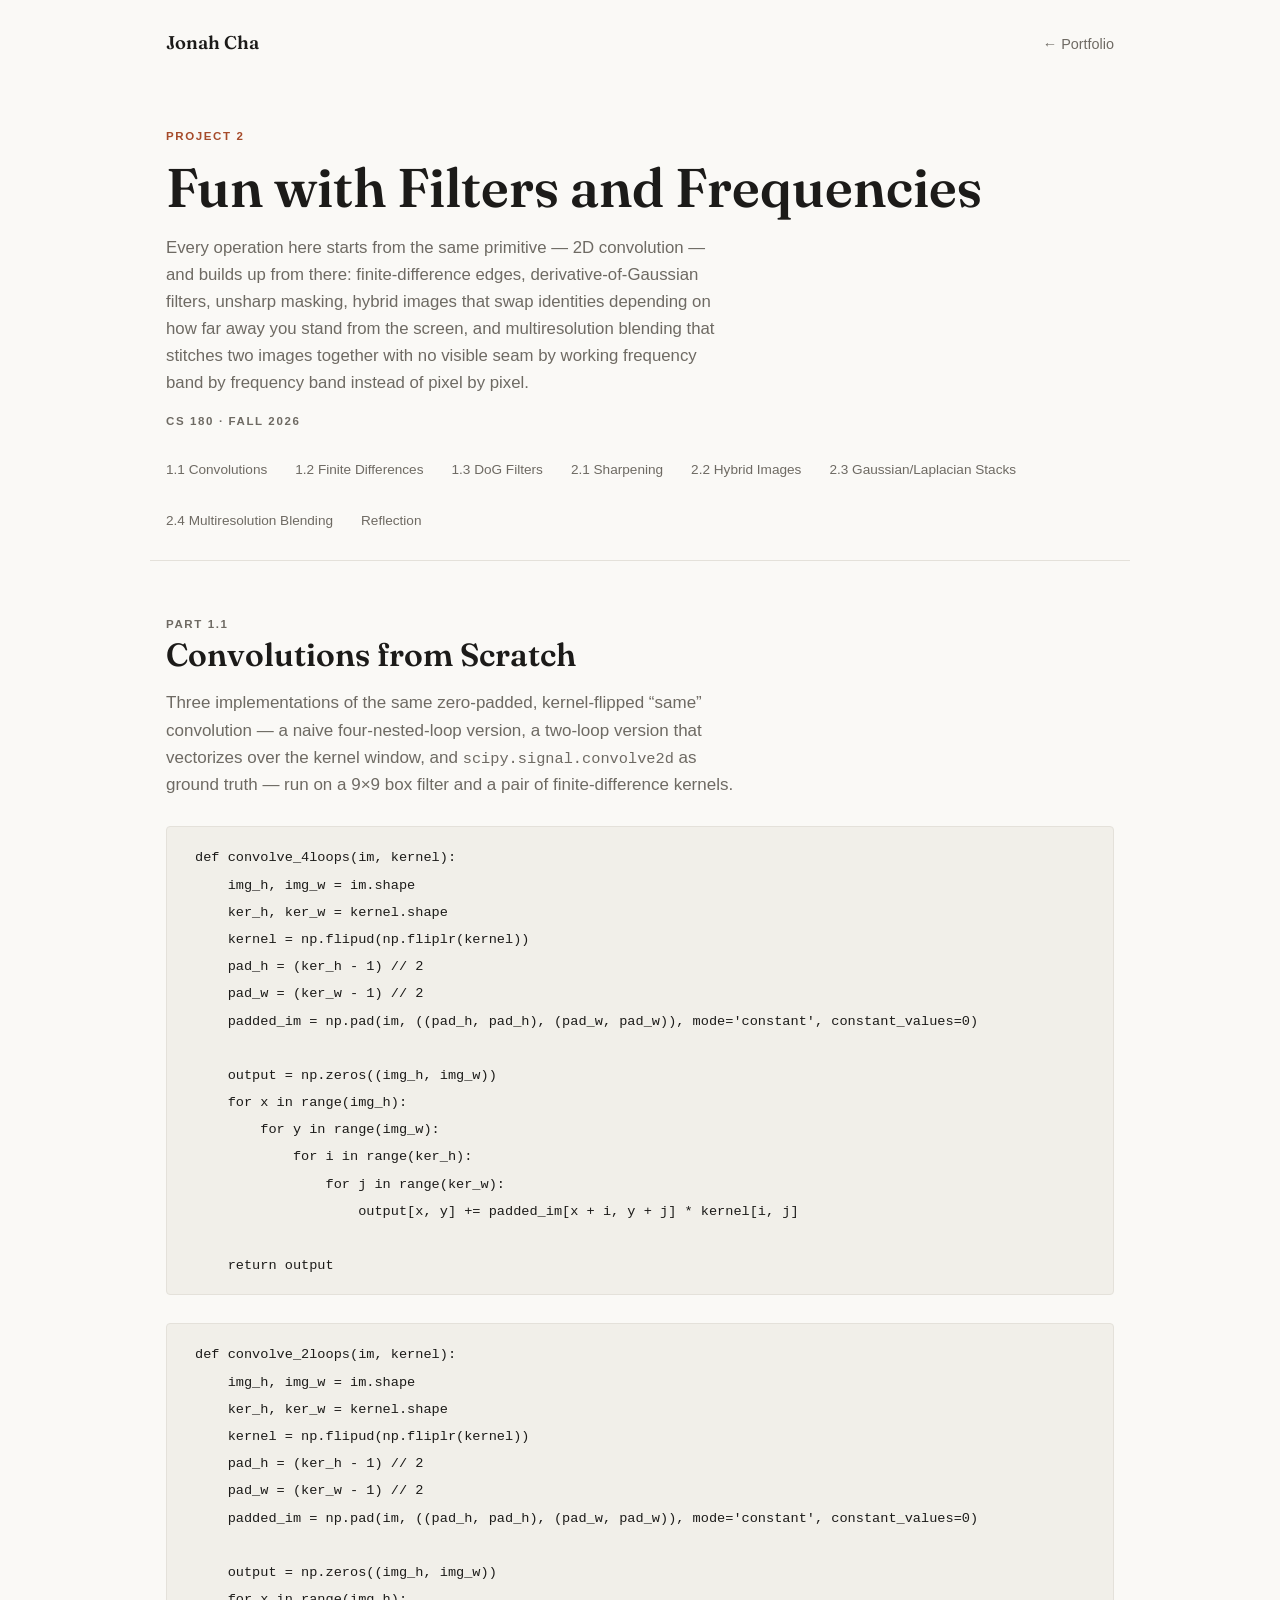
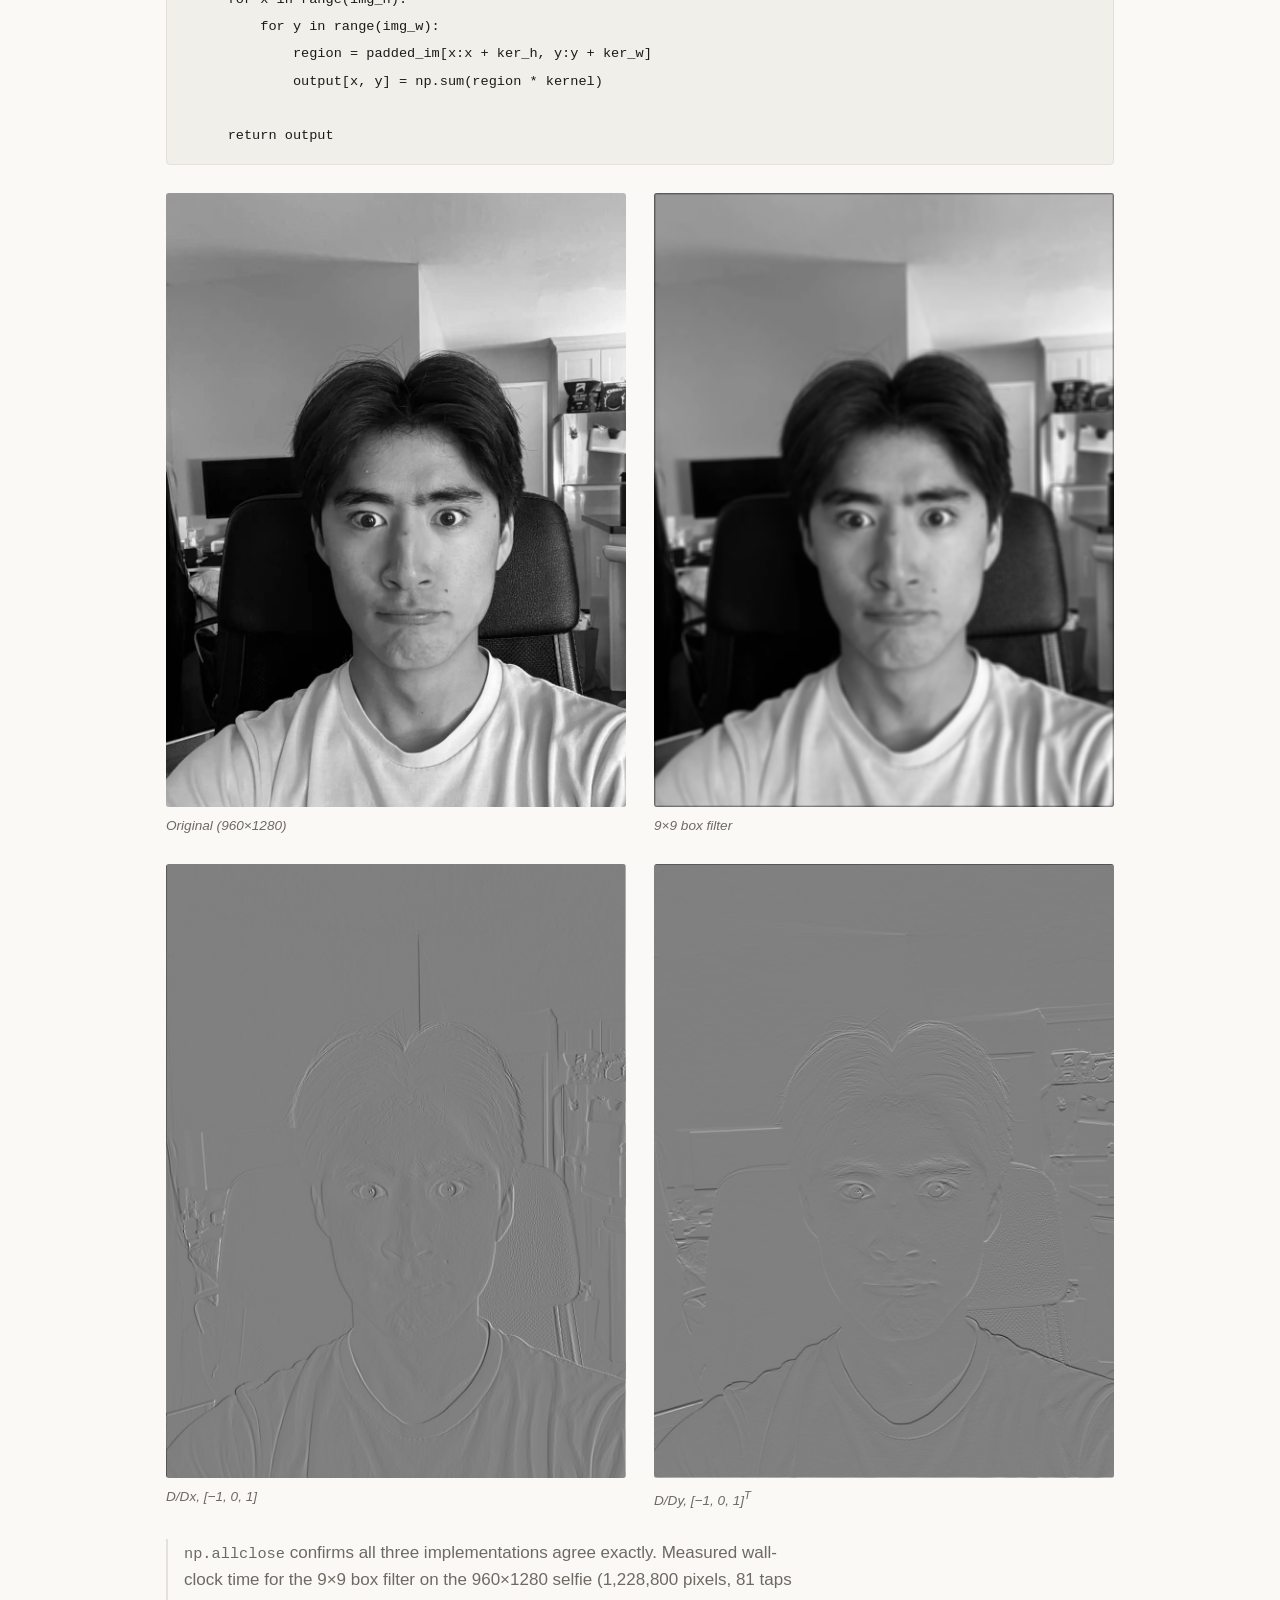
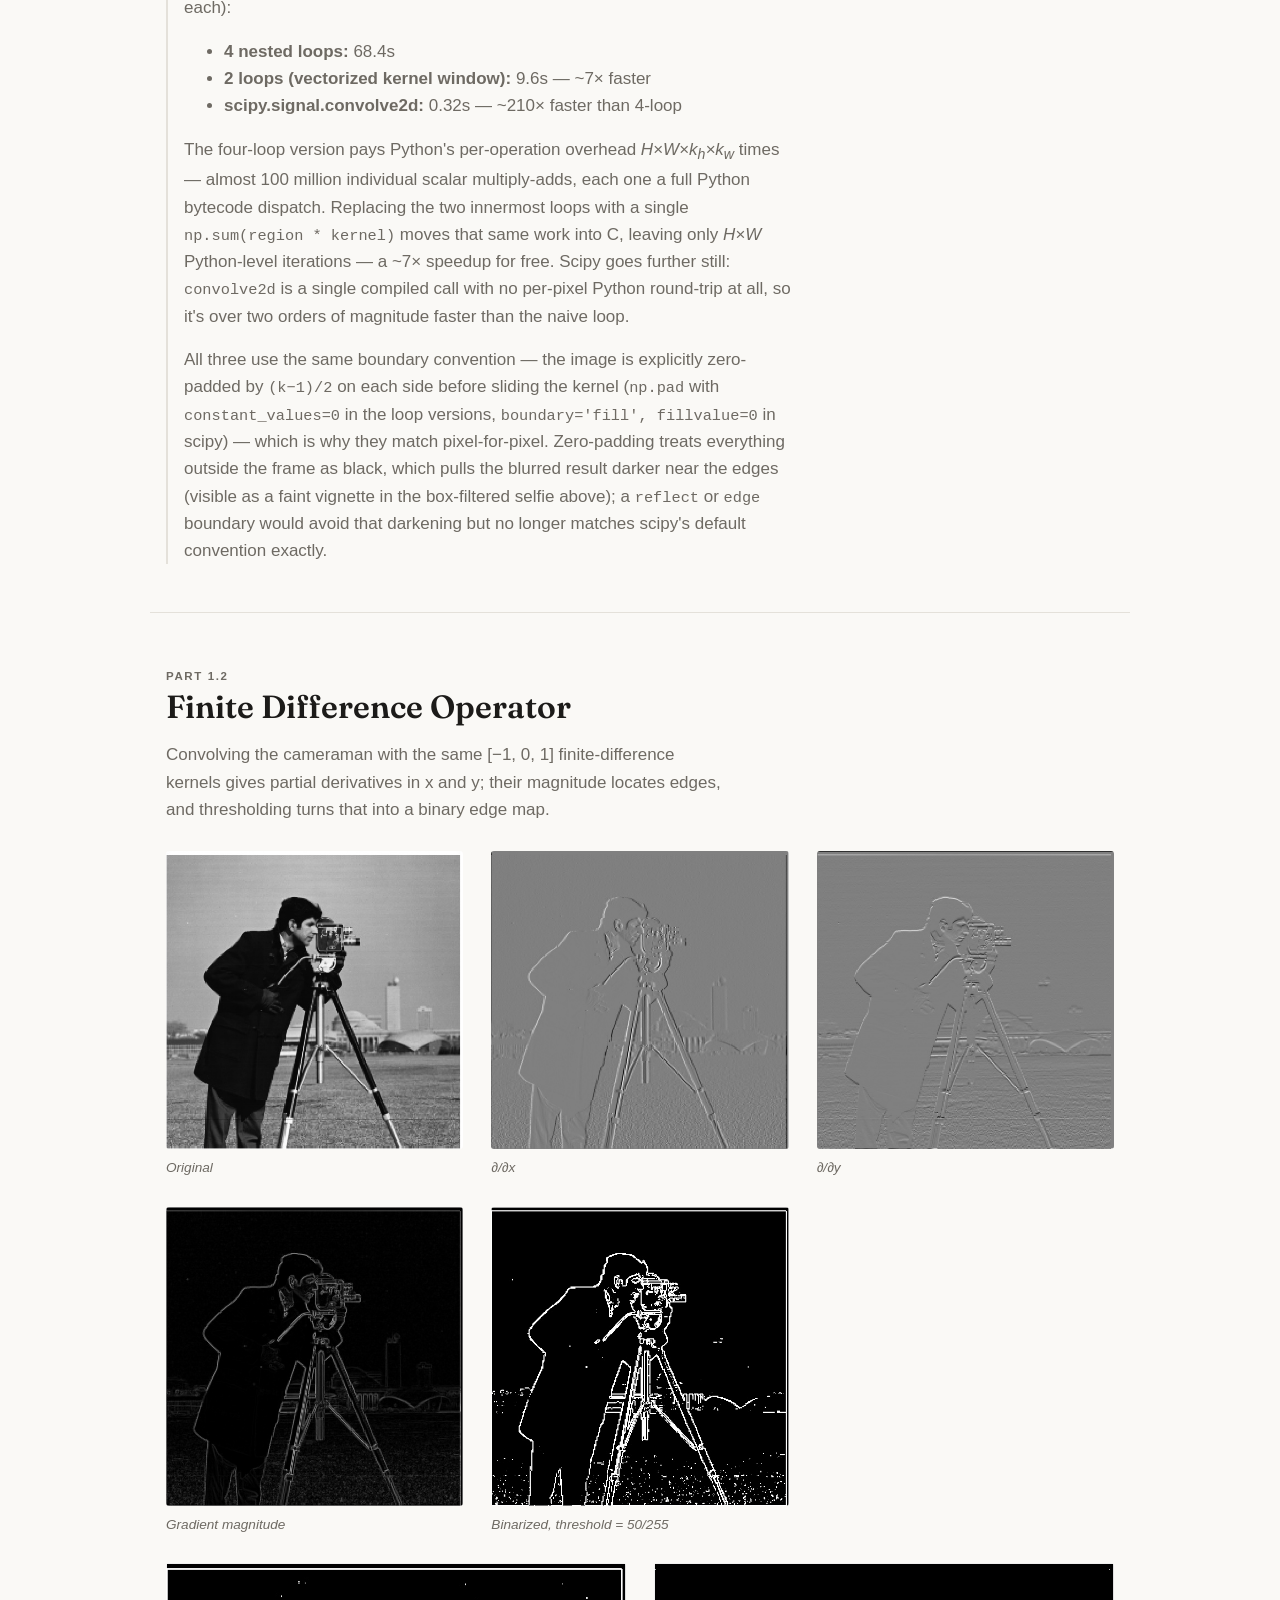
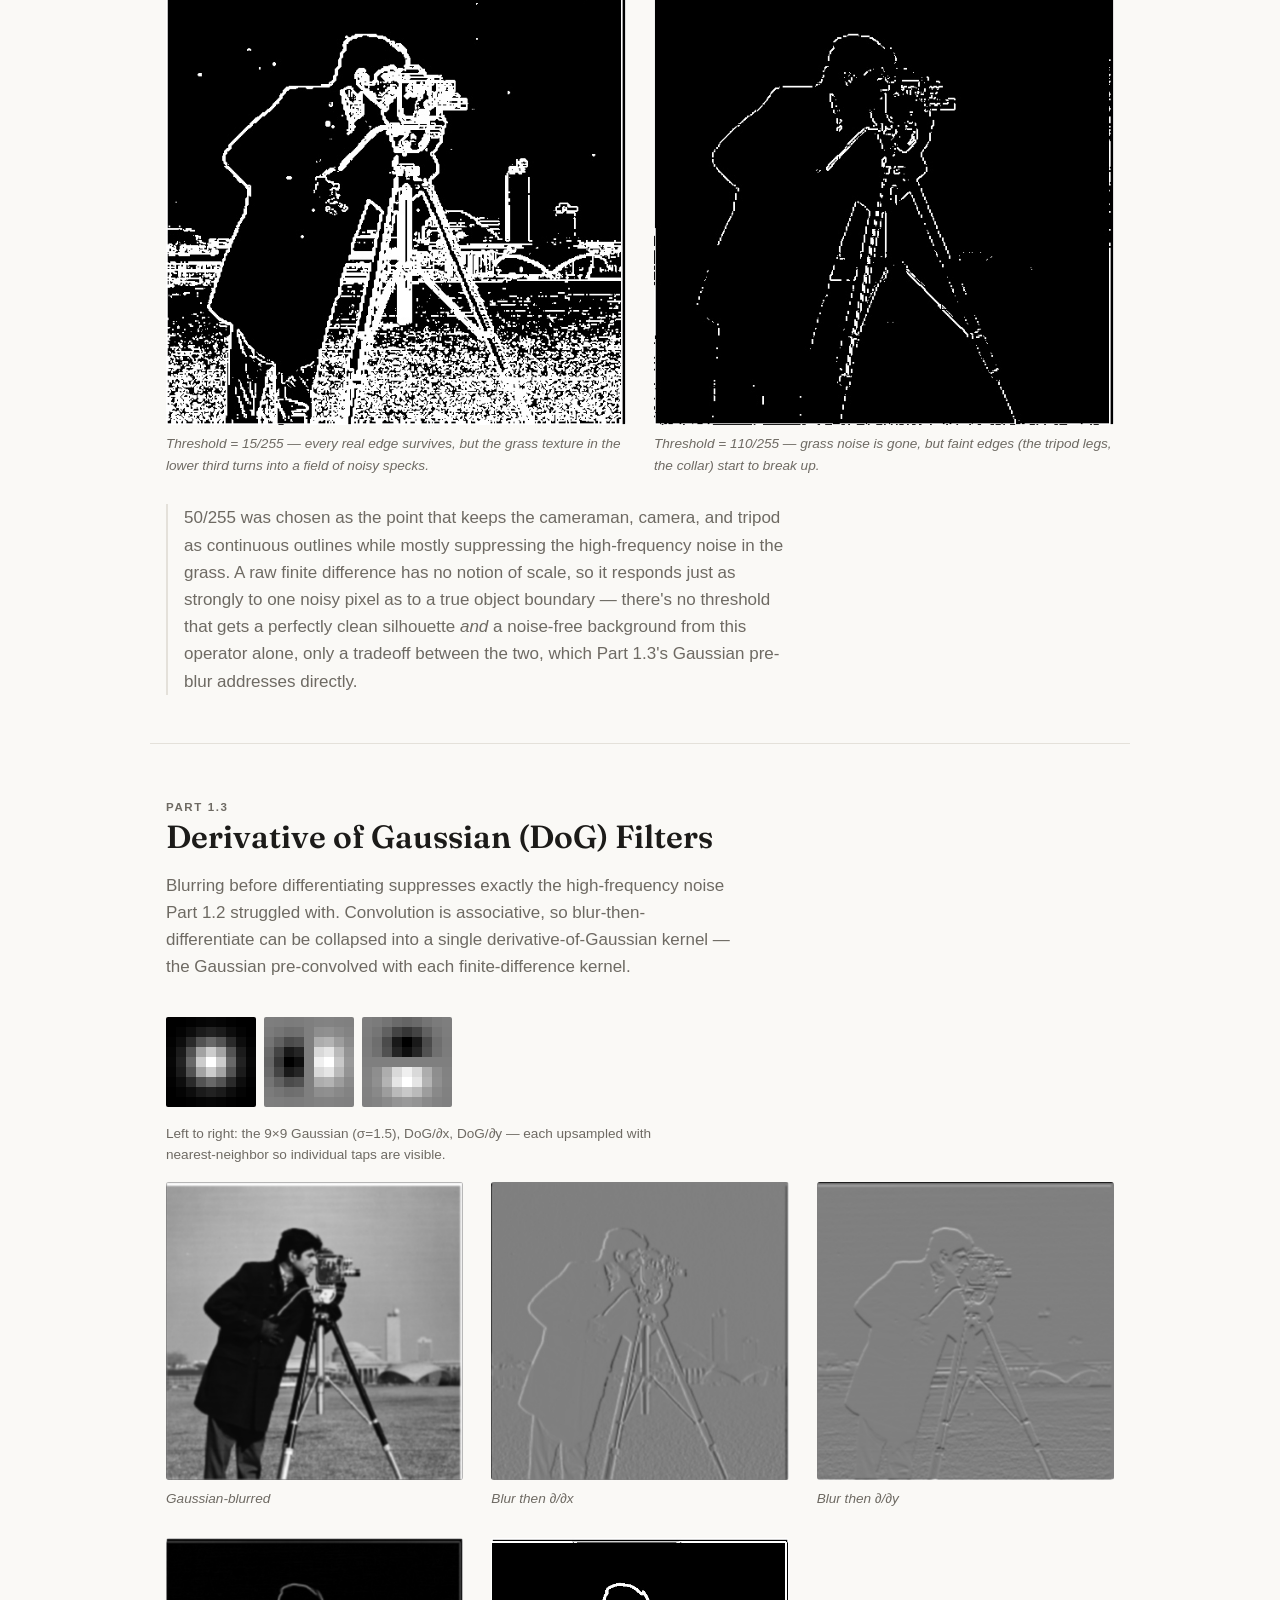
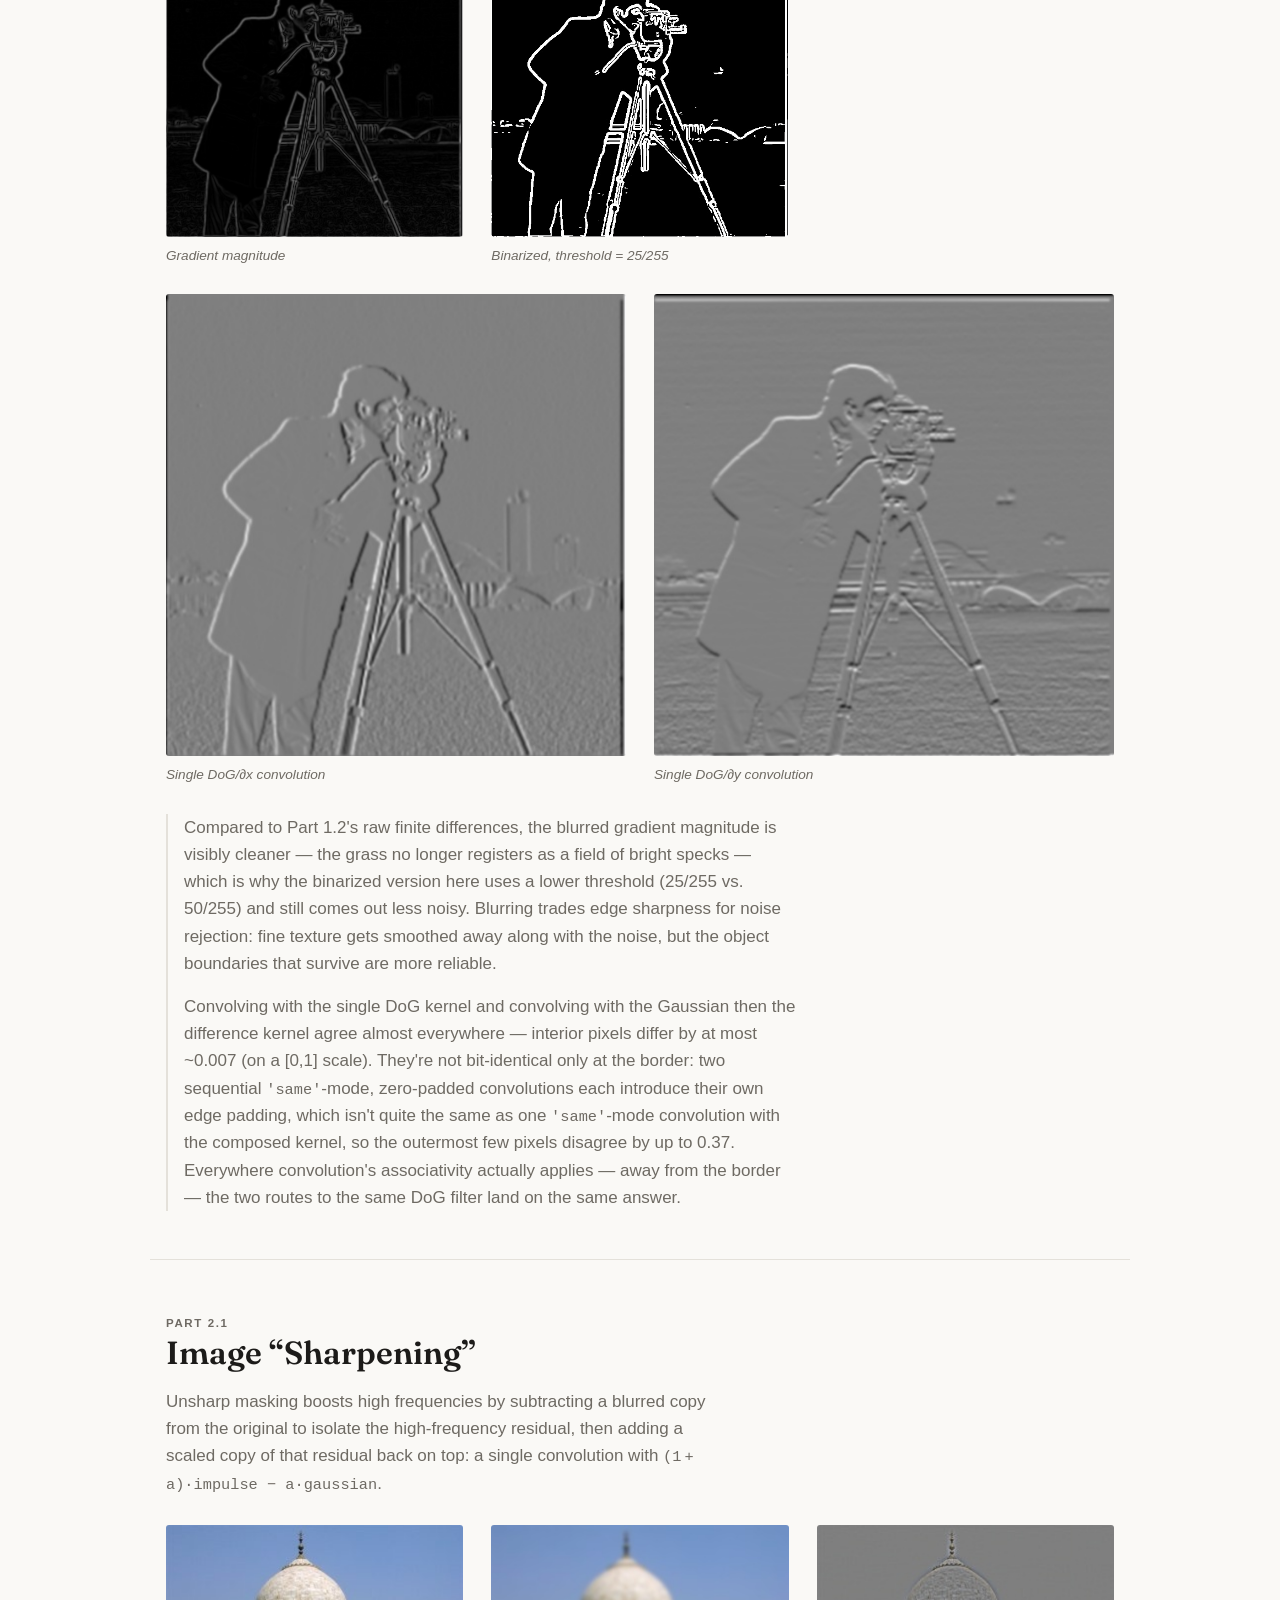
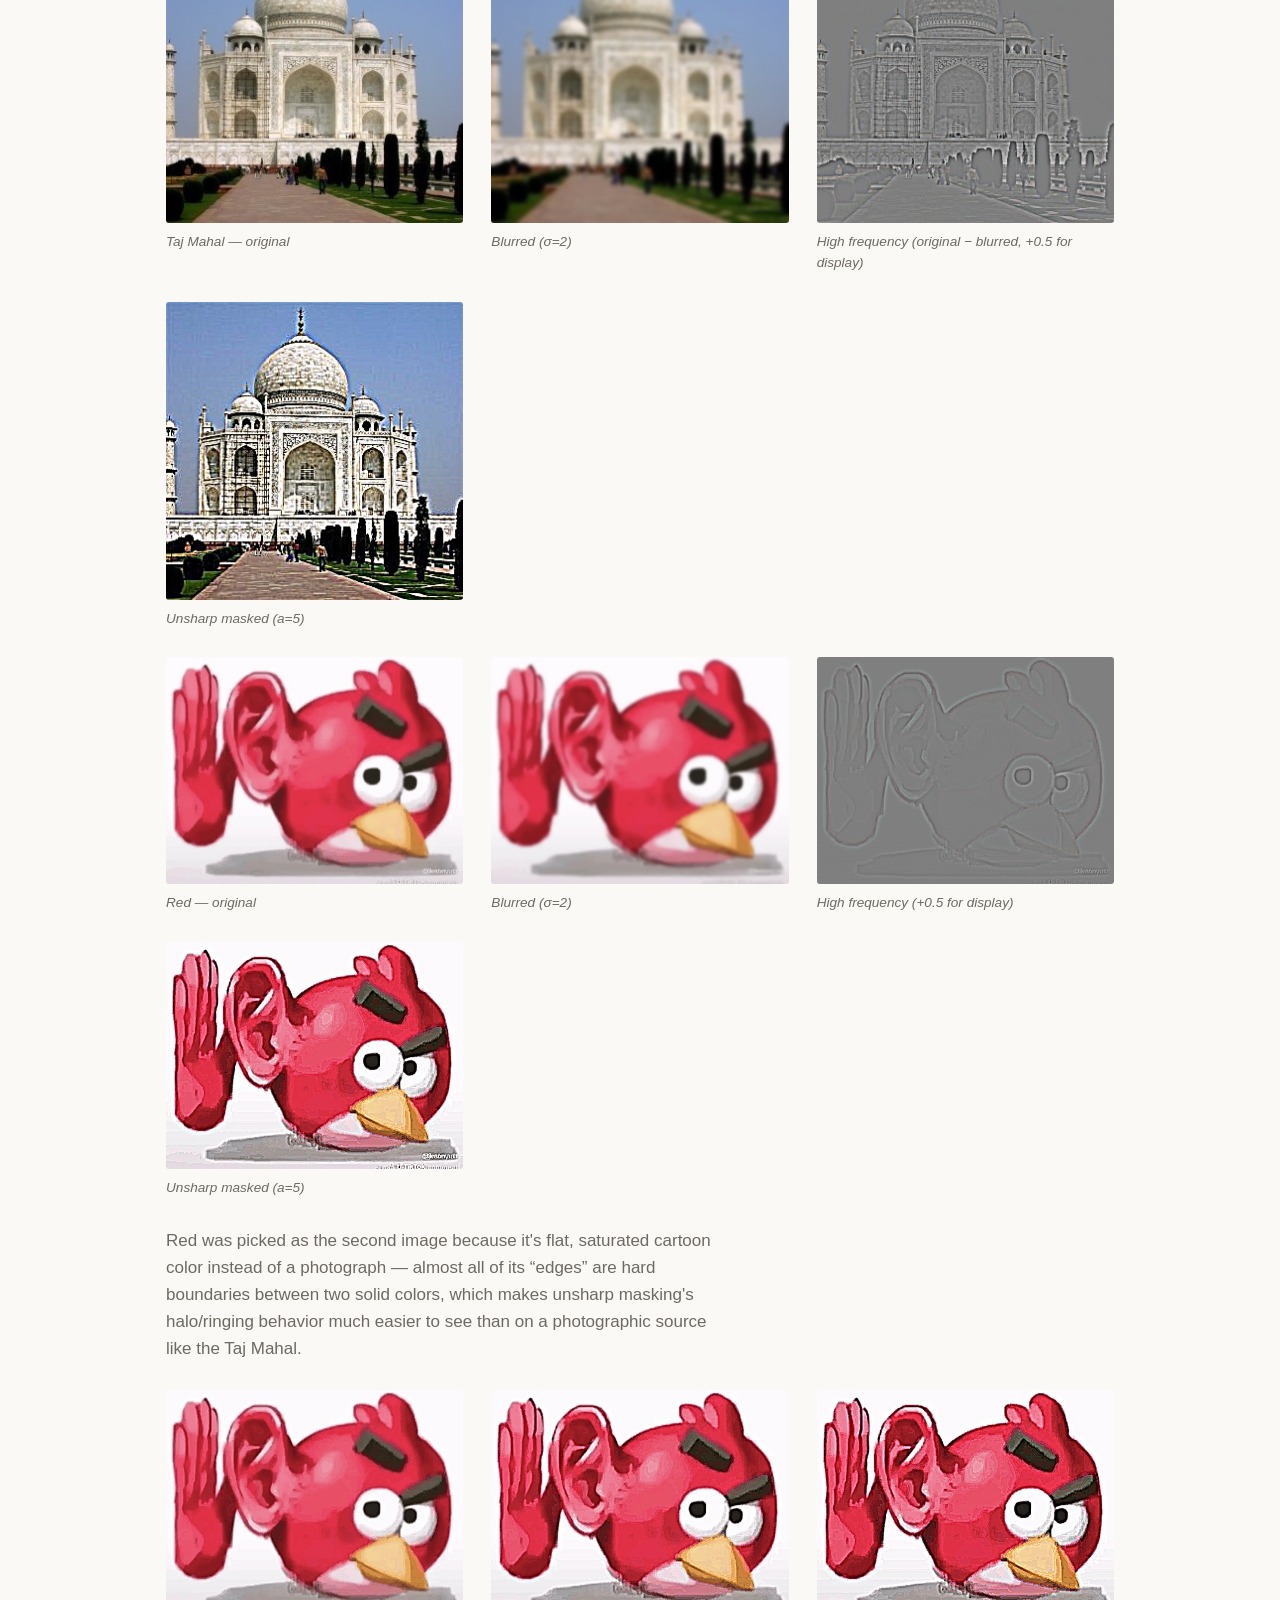
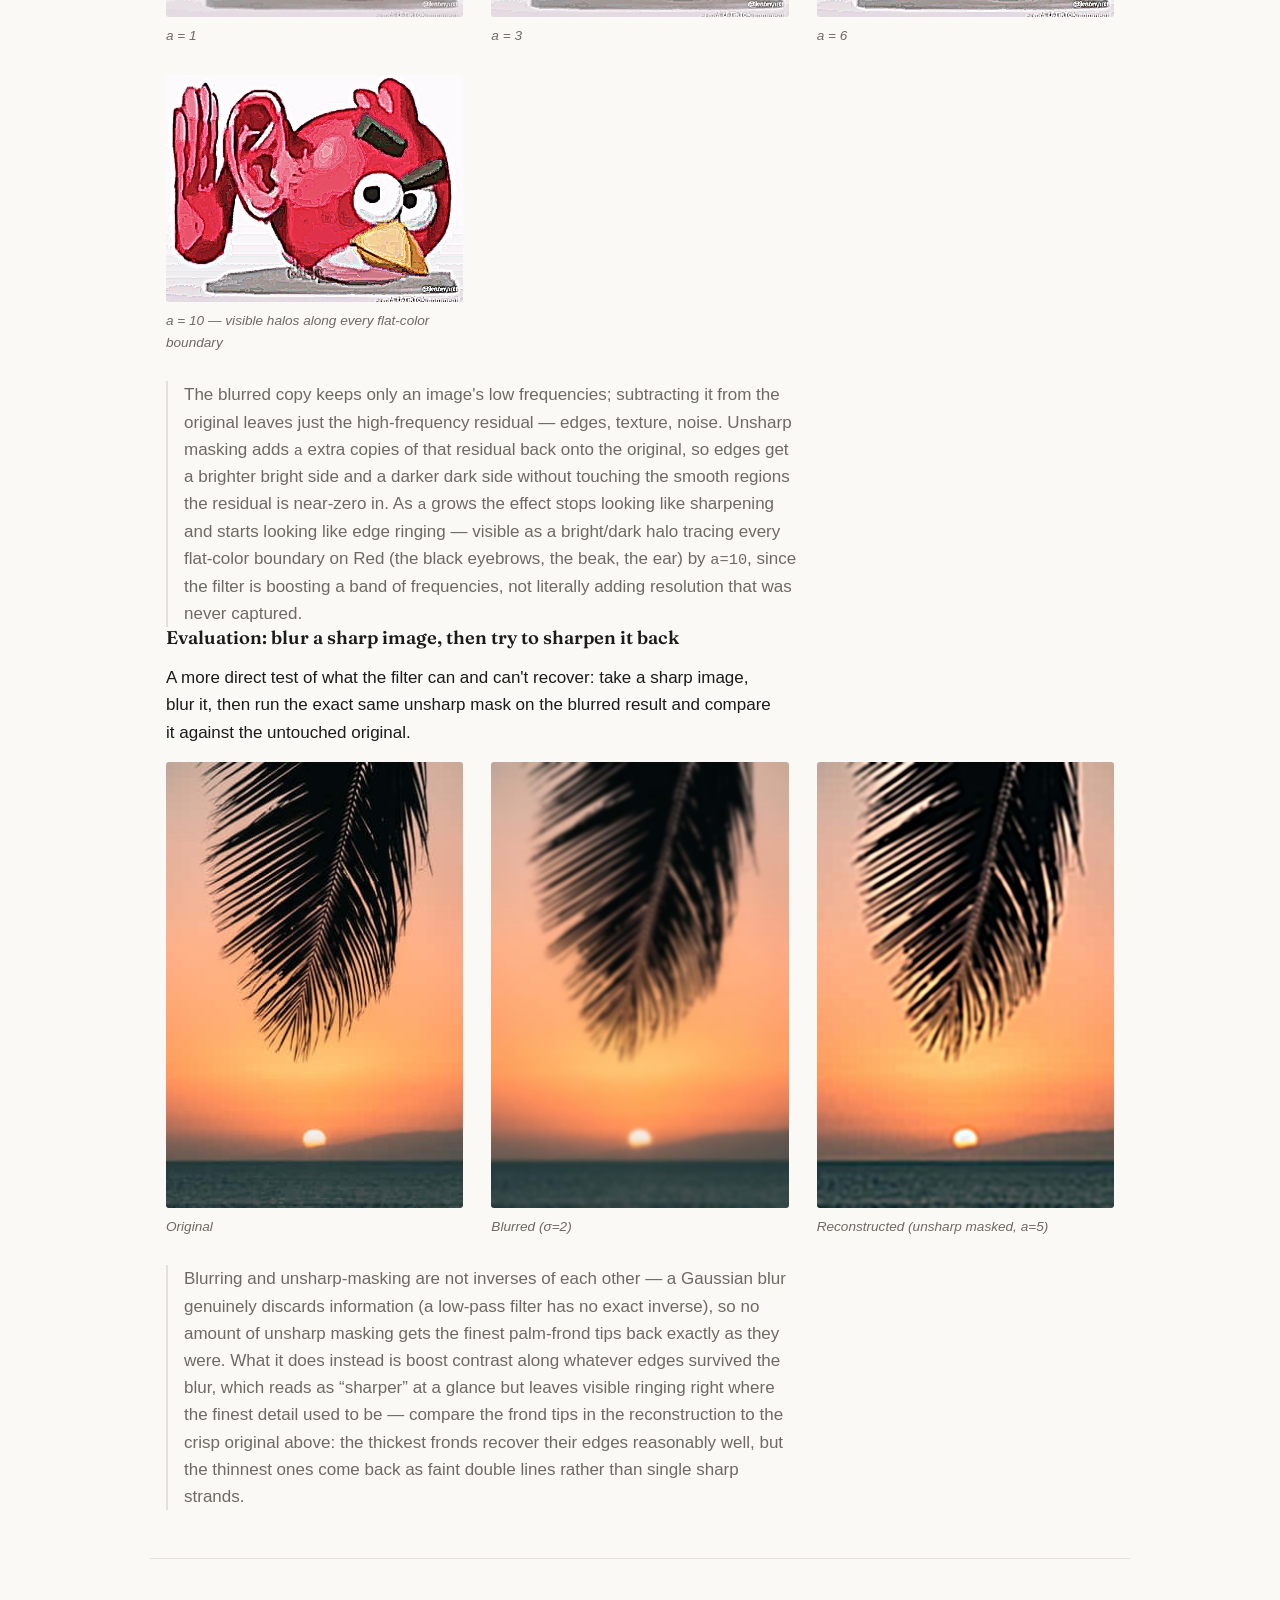
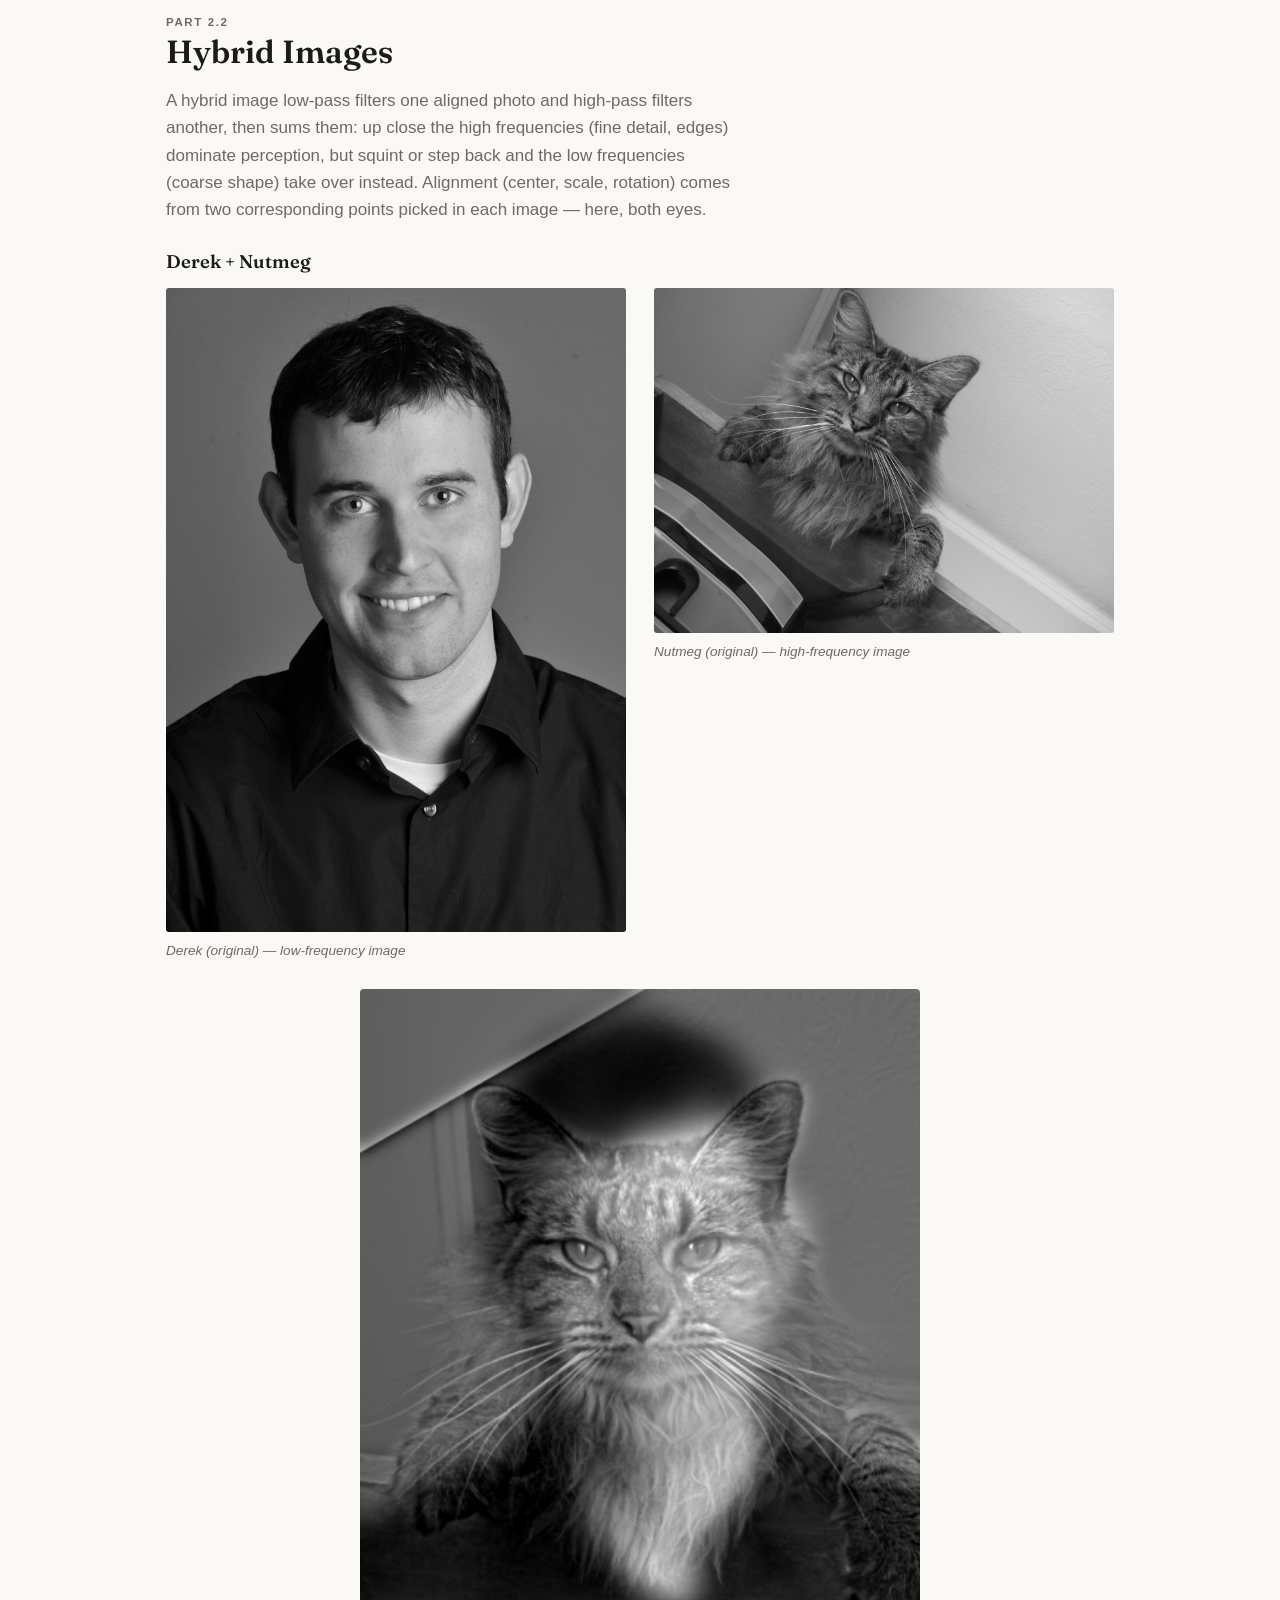
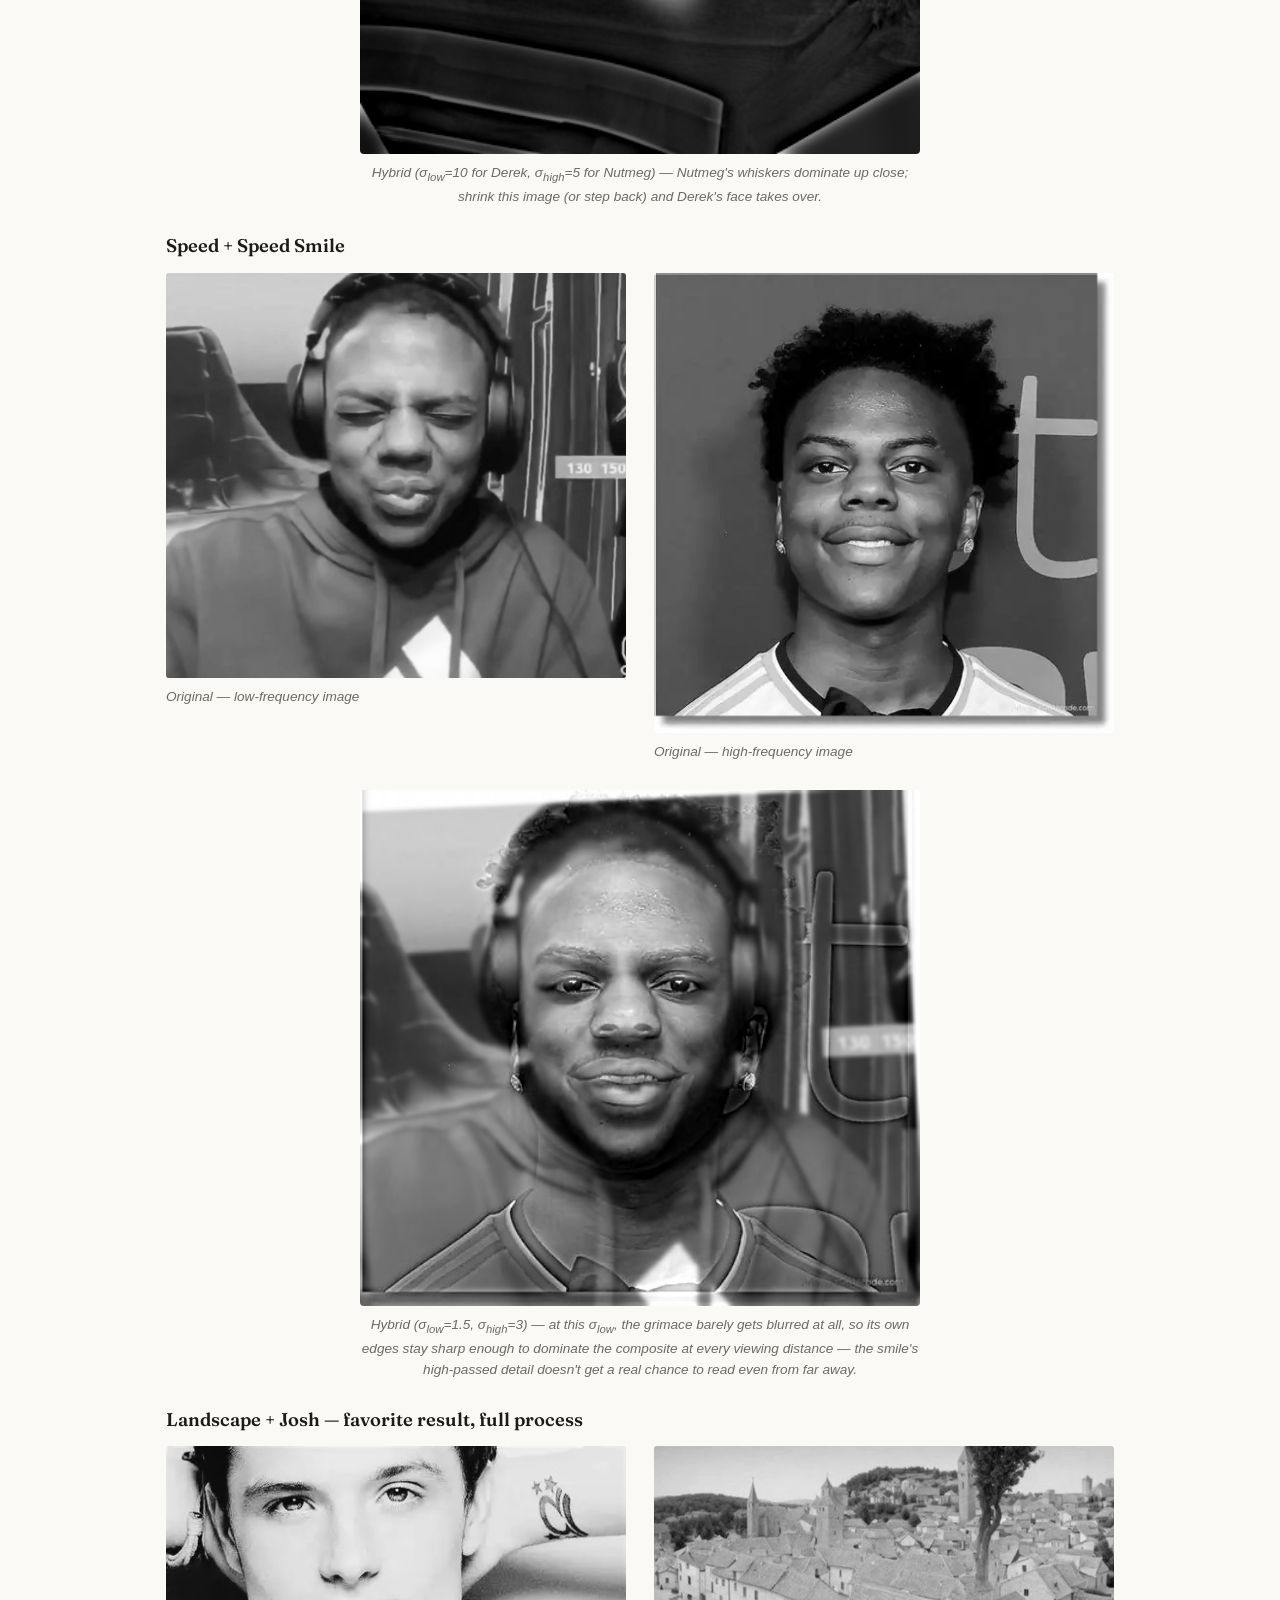
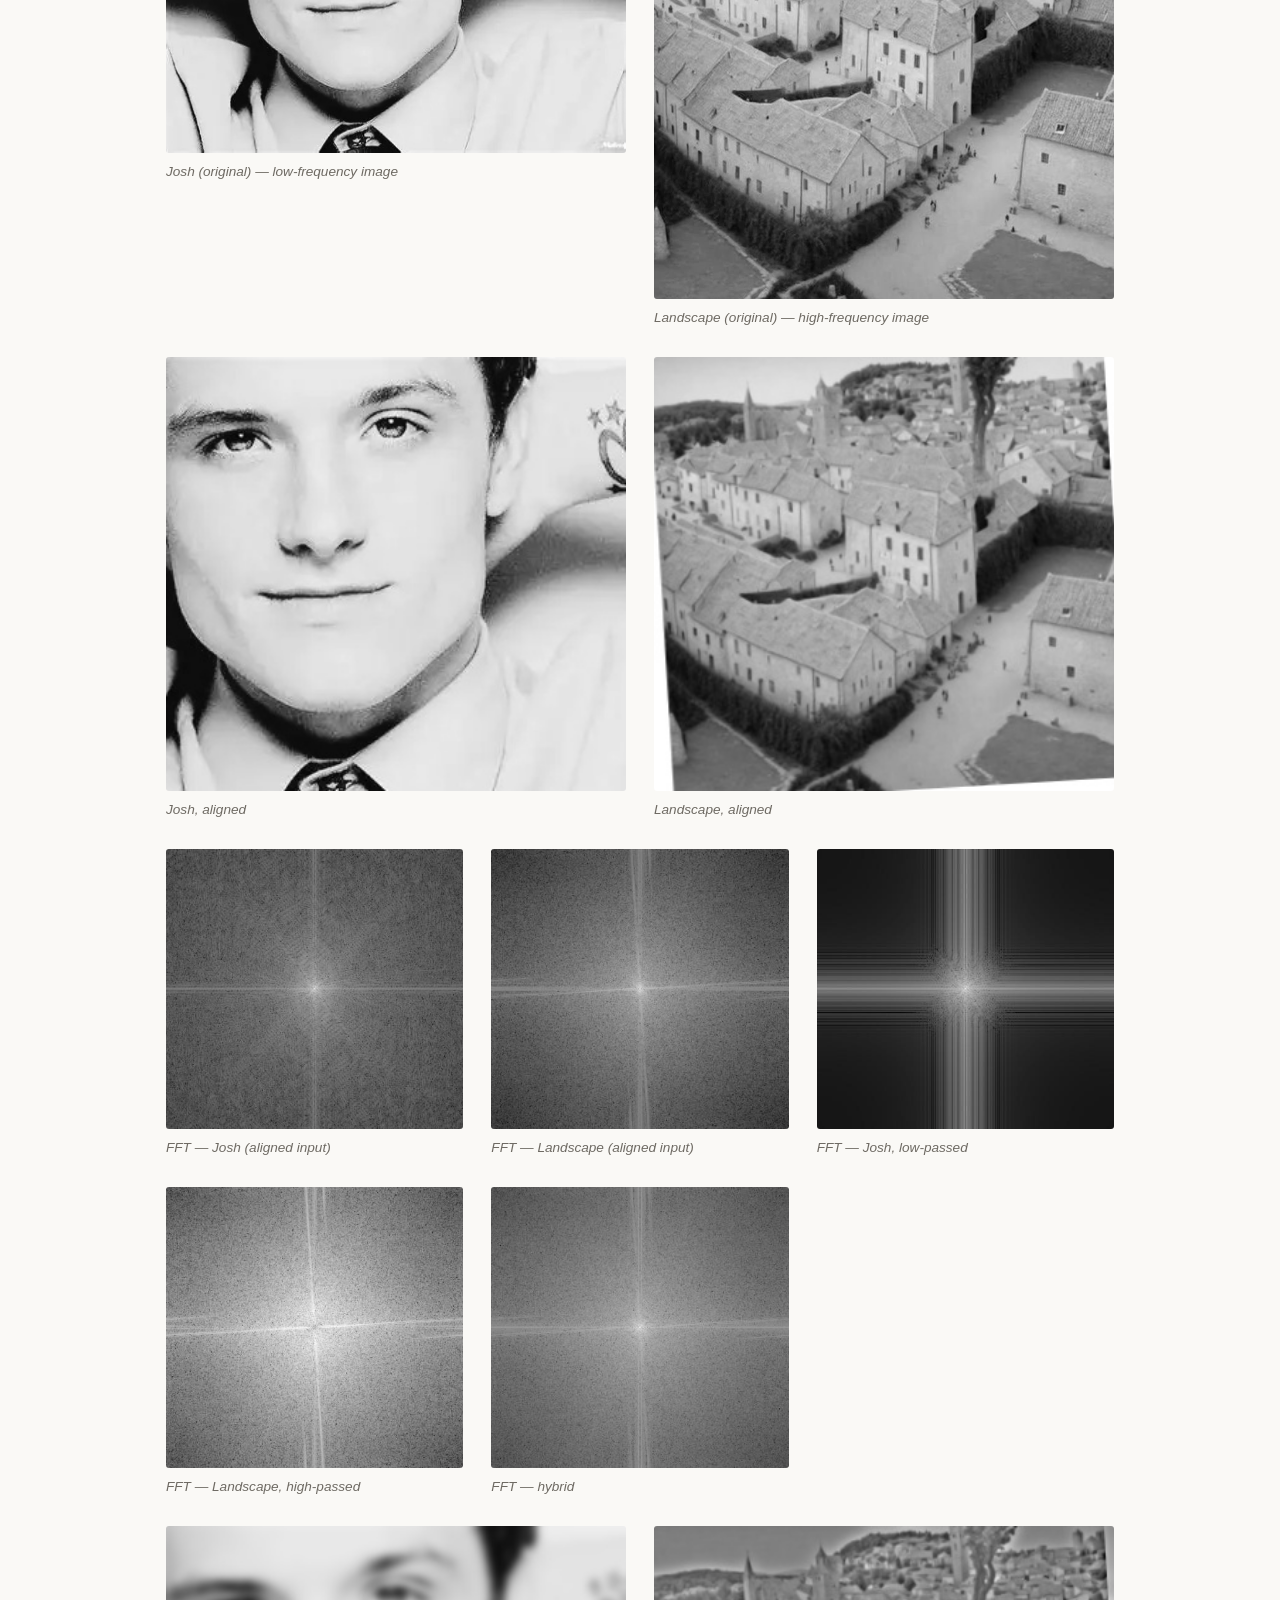
<file: proj2/index.html>
<!DOCTYPE html>
<html lang="en">
<head>
  <meta charset="UTF-8">
  <meta name="viewport" content="width=device-width, initial-scale=1.0">
  <title>Project 2 &mdash; Fun with Filters and Frequencies</title>
  <link rel="preconnect" href="https://fonts.googleapis.com">
  <link rel="preconnect" href="https://fonts.gstatic.com" crossorigin>
  <link href="https://fonts.googleapis.com/css2?family=Fraunces:opsz,wght@9..144,500;9..144,600&display=swap" rel="stylesheet">
  <link rel="stylesheet" href="../style.css">
</head>
<body>

  <header class="site-header">
    <a class="site-name" href="../index.html">Jonah Cha</a>
    <nav class="site-nav">
      <a href="../index.html">&larr; Portfolio</a>
    </nav>
  </header>

  <main>

  <section class="hero">
    <span class="eyebrow accent">Project 2</span>
    <h1>Fun with Filters and Frequencies</h1>
    <p class="intro">
      Every operation here starts from the same primitive &mdash; 2D
      convolution &mdash; and builds up from there: finite-difference edges,
      derivative-of-Gaussian filters, unsharp masking, hybrid images that
      swap identities depending on how far away you stand from the screen,
      and multiresolution blending that stitches two images together with
      no visible seam by working frequency band by frequency band instead
      of pixel by pixel.
    </p>
    <div class="meta">
      <span class="eyebrow">CS 180 &middot; Fall 2026</span>
    </div>
  </section>

  <nav class="toc">
    <a href="#convolutions">1.1 Convolutions</a>
    <a href="#finite-diff">1.2 Finite Differences</a>
    <a href="#dog">1.3 DoG Filters</a>
    <a href="#sharpening">2.1 Sharpening</a>
    <a href="#hybrid">2.2 Hybrid Images</a>
    <a href="#stacks">2.3 Gaussian/Laplacian Stacks</a>
    <a href="#blending">2.4 Multiresolution Blending</a>
    <a href="#takeaway">Reflection</a>
  </nav>

  <section class="section" id="convolutions">
    <span class="eyebrow">Part 1.1</span>
    <h2>Convolutions from Scratch</h2>
    <p class="section-intro">
      Three implementations of the same zero-padded, kernel-flipped
      &ldquo;same&rdquo; convolution &mdash; a naive four-nested-loop version,
      a two-loop version that vectorizes over the kernel window, and
      <code>scipy.signal.convolve2d</code> as ground truth &mdash; run on a
      9&times;9 box filter and a pair of finite-difference kernels.
    </p>

    <pre class="code-block"><code>def convolve_4loops(im, kernel):
    img_h, img_w = im.shape
    ker_h, ker_w = kernel.shape
    kernel = np.flipud(np.fliplr(kernel))
    pad_h = (ker_h - 1) // 2
    pad_w = (ker_w - 1) // 2
    padded_im = np.pad(im, ((pad_h, pad_h), (pad_w, pad_w)), mode='constant', constant_values=0)

    output = np.zeros((img_h, img_w))
    for x in range(img_h):
        for y in range(img_w):
            for i in range(ker_h):
                for j in range(ker_w):
                    output[x, y] += padded_im[x + i, y + j] * kernel[i, j]

    return output</code></pre>

    <pre class="code-block"><code>def convolve_2loops(im, kernel):
    img_h, img_w = im.shape
    ker_h, ker_w = kernel.shape
    kernel = np.flipud(np.fliplr(kernel))
    pad_h = (ker_h - 1) // 2
    pad_w = (ker_w - 1) // 2
    padded_im = np.pad(im, ((pad_h, pad_h), (pad_w, pad_w)), mode='constant', constant_values=0)

    output = np.zeros((img_h, img_w))
    for x in range(img_h):
        for y in range(img_w):
            region = padded_im[x:x + ker_h, y:y + ker_w]
            output[x, y] = np.sum(region * kernel)

    return output</code></pre>

    <div class="compare">
      <figure>
        <img src="out/1_1_selfie_original.jpg" alt="Grayscale selfie, original.">
        <figcaption>Original (960&times;1280)</figcaption>
      </figure>
      <figure>
        <img src="out/1_1_selfie_box.jpg" alt="Selfie after a 9x9 box blur.">
        <figcaption>9&times;9 box filter</figcaption>
      </figure>
    </div>

    <div class="compare">
      <figure>
        <img src="out/1_1_selfie_dx.jpg" alt="Horizontal derivative of the selfie.">
        <figcaption>D/Dx, [&minus;1, 0, 1]</figcaption>
      </figure>
      <figure>
        <img src="out/1_1_selfie_dy.jpg" alt="Vertical derivative of the selfie.">
        <figcaption>D/Dy, [&minus;1, 0, 1]<sup>T</sup></figcaption>
      </figure>
    </div>

    <div class="reflection">
      <p>
        <code>np.allclose</code> confirms all three implementations agree
        exactly. Measured wall-clock time for the 9&times;9 box filter on the
        960&times;1280 selfie (1,228,800 pixels, 81 taps each):
      </p>
      <ul>
        <li><strong>4 nested loops:</strong> 68.4s</li>
        <li><strong>2 loops (vectorized kernel window):</strong> 9.6s &mdash; ~7&times; faster</li>
        <li><strong>scipy.signal.convolve2d:</strong> 0.32s &mdash; ~210&times; faster than 4-loop</li>
      </ul>
      <p>
        The four-loop version pays Python's per-operation overhead
        <em>H&times;W&times;k<sub>h</sub>&times;k<sub>w</sub></em> times &mdash;
        almost 100 million individual scalar multiply-adds, each one a full
        Python bytecode dispatch. Replacing the two innermost loops with a
        single <code>np.sum(region * kernel)</code> moves that same work into
        C, leaving only <em>H&times;W</em> Python-level iterations &mdash; a
        ~7&times; speedup for free. Scipy goes further still: <code>convolve2d</code>
        is a single compiled call with no per-pixel Python round-trip at all,
        so it's over two orders of magnitude faster than the naive loop.
      </p>
      <p>
        All three use the same boundary convention &mdash; the image is
        explicitly zero-padded by <code>(k&minus;1)/2</code> on each side
        before sliding the kernel (<code>np.pad</code> with
        <code>constant_values=0</code> in the loop versions,
        <code>boundary='fill', fillvalue=0</code> in scipy) &mdash; which is
        why they match pixel-for-pixel. Zero-padding treats everything
        outside the frame as black, which pulls the blurred result darker
        near the edges (visible as a faint vignette in the box-filtered
        selfie above); a <code>reflect</code> or <code>edge</code> boundary
        would avoid that darkening but no longer matches scipy's default
        convention exactly.
      </p>
    </div>
  </section>

  <section class="section" id="finite-diff">
    <span class="eyebrow">Part 1.2</span>
    <h2>Finite Difference Operator</h2>
    <p class="section-intro">
      Convolving the cameraman with the same [&minus;1, 0, 1] finite-difference
      kernels gives partial derivatives in x and y; their magnitude locates
      edges, and thresholding turns that into a binary edge map.
    </p>

    <div class="gallery">
      <figure>
        <img src="out/1_2_cameraman.jpg" alt="Original cameraman image.">
        <figcaption>Original</figcaption>
      </figure>
      <figure>
        <img src="out/1_2_dx.jpg" alt="Cameraman partial derivative in x.">
        <figcaption>&part;/&part;x</figcaption>
      </figure>
      <figure>
        <img src="out/1_2_dy.jpg" alt="Cameraman partial derivative in y.">
        <figcaption>&part;/&part;y</figcaption>
      </figure>
      <figure>
        <img src="out/1_2_grad_mag.jpg" alt="Cameraman gradient magnitude.">
        <figcaption>Gradient magnitude</figcaption>
      </figure>
      <figure>
        <img src="out/1_2_binarized_chosen.jpg" alt="Cameraman binarized edge map at threshold 50/255.">
        <figcaption>Binarized, threshold = 50/255</figcaption>
      </figure>
    </div>

    <div class="compare">
      <figure>
        <img src="out/1_2_binarized_low.jpg" alt="Cameraman binarized edge map at a low threshold, showing grass noise.">
        <figcaption>Threshold = 15/255 &mdash; every real edge survives, but the grass texture in the lower third turns into a field of noisy specks.</figcaption>
      </figure>
      <figure>
        <img src="out/1_2_binarized_high.jpg" alt="Cameraman binarized edge map at a high threshold, missing faint edges.">
        <figcaption>Threshold = 110/255 &mdash; grass noise is gone, but faint edges (the tripod legs, the collar) start to break up.</figcaption>
      </figure>
    </div>

    <div class="reflection">
      <p>
        50/255 was chosen as the point that keeps the cameraman, camera, and
        tripod as continuous outlines while mostly suppressing the
        high-frequency noise in the grass. A raw finite difference has no
        notion of scale, so it responds just as strongly to one noisy pixel
        as to a true object boundary &mdash; there's no threshold that gets
        a perfectly clean silhouette <em>and</em> a noise-free background
        from this operator alone, only a tradeoff between the two, which
        Part 1.3's Gaussian pre-blur addresses directly.
      </p>
    </div>
  </section>

  <section class="section" id="dog">
    <span class="eyebrow">Part 1.3</span>
    <h2>Derivative of Gaussian (DoG) Filters</h2>
    <p class="section-intro">
      Blurring before differentiating suppresses exactly the
      high-frequency noise Part 1.2 struggled with. Convolution is
      associative, so blur-then-differentiate can be collapsed into a single
      derivative-of-Gaussian kernel &mdash; the Gaussian pre-convolved with
      each finite-difference kernel.
    </p>

    <div class="filmstrip">
      <img src="out/1_3_kernel_gaussian.png" alt="9x9 Gaussian kernel, sigma 1.5, visualized as a grayscale image.">
      <img src="out/1_3_kernel_dogx.png" alt="Derivative-of-Gaussian kernel in x, visualized as a grayscale image.">
      <img src="out/1_3_kernel_dogy.png" alt="Derivative-of-Gaussian kernel in y, visualized as a grayscale image.">
    </div>
    <p class="fallback-link">Left to right: the 9&times;9 Gaussian (&sigma;=1.5), DoG/&part;x, DoG/&part;y &mdash; each upsampled with nearest-neighbor so individual taps are visible.</p>

    <div class="gallery">
      <figure>
        <img src="out/1_3_blurred.jpg" alt="Cameraman after Gaussian blur.">
        <figcaption>Gaussian-blurred</figcaption>
      </figure>
      <figure>
        <img src="out/1_3_blurred_dx.jpg" alt="Blurred cameraman, derivative in x.">
        <figcaption>Blur then &part;/&part;x</figcaption>
      </figure>
      <figure>
        <img src="out/1_3_blurred_dy.jpg" alt="Blurred cameraman, derivative in y.">
        <figcaption>Blur then &part;/&part;y</figcaption>
      </figure>
      <figure>
        <img src="out/1_3_blurred_grad_mag.jpg" alt="Gradient magnitude of the blurred cameraman.">
        <figcaption>Gradient magnitude</figcaption>
      </figure>
      <figure>
        <img src="out/1_3_blurred_binarized.jpg" alt="Binarized edges of the blurred cameraman, threshold 25/255.">
        <figcaption>Binarized, threshold = 25/255</figcaption>
      </figure>
    </div>

    <div class="compare">
      <figure>
        <img src="out/1_3_dogx_direct.jpg" alt="Cameraman convolved directly with the DoG-x kernel.">
        <figcaption>Single DoG/&part;x convolution</figcaption>
      </figure>
      <figure>
        <img src="out/1_3_dogy_direct.jpg" alt="Cameraman convolved directly with the DoG-y kernel.">
        <figcaption>Single DoG/&part;y convolution</figcaption>
      </figure>
    </div>

    <div class="reflection">
      <p>
        Compared to Part 1.2's raw finite differences, the blurred gradient
        magnitude is visibly cleaner &mdash; the grass no longer registers
        as a field of bright specks &mdash; which is why the binarized
        version here uses a lower threshold (25/255 vs. 50/255) and still
        comes out less noisy. Blurring trades edge sharpness for noise
        rejection: fine texture gets smoothed away along with the noise, but
        the object boundaries that survive are more reliable.
      </p>
      <p>
        Convolving with the single DoG kernel and convolving with the
        Gaussian then the difference kernel agree almost everywhere &mdash;
        interior pixels differ by at most ~0.007 (on a [0,1] scale). They're
        not bit-identical only at the border: two sequential
        <code>'same'</code>-mode, zero-padded convolutions each introduce
        their own edge padding, which isn't quite the same as one
        <code>'same'</code>-mode convolution with the composed kernel, so the
        outermost few pixels disagree by up to 0.37. Everywhere convolution's
        associativity actually applies &mdash; away from the border &mdash;
        the two routes to the same DoG filter land on the same answer.
      </p>
    </div>

  </section>

  <section class="section" id="sharpening">
    <span class="eyebrow">Part 2.1</span>
    <h2>Image &ldquo;Sharpening&rdquo;</h2>
    <p class="section-intro">
      Unsharp masking boosts high frequencies by subtracting a blurred copy
      from the original to isolate the high-frequency residual, then adding
      a scaled copy of that residual back on top: a single convolution with
      <code>(1&#8201;+&#8201;a)&middot;impulse &minus; a&middot;gaussian</code>.
    </p>

    <div class="gallery">
      <figure>
        <img src="out/2_1_taj_original.jpg" alt="Original Taj Mahal photo.">
        <figcaption>Taj Mahal &mdash; original</figcaption>
      </figure>
      <figure>
        <img src="out/2_1_taj_blurred.jpg" alt="Taj Mahal after Gaussian blur.">
        <figcaption>Blurred (&sigma;=2)</figcaption>
      </figure>
      <figure>
        <img src="out/2_1_taj_highfreq.jpg" alt="High-frequency residual of the Taj Mahal photo, offset for display.">
        <figcaption>High frequency (original &minus; blurred, +0.5 for display)</figcaption>
      </figure>
      <figure>
        <img src="out/2_1_taj_sharp.jpg" alt="Sharpened Taj Mahal photo, a=5.">
        <figcaption>Unsharp masked (a=5)</figcaption>
      </figure>
    </div>

    <div class="gallery">
      <figure>
        <img src="out/2_1_red_original.jpg" alt="Original Angry Birds Red meme photo.">
        <figcaption>Red &mdash; original</figcaption>
      </figure>
      <figure>
        <img src="out/2_1_red_blurred.jpg" alt="Red photo after Gaussian blur.">
        <figcaption>Blurred (&sigma;=2)</figcaption>
      </figure>
      <figure>
        <img src="out/2_1_red_highfreq.jpg" alt="High-frequency residual of the Red photo, offset for display.">
        <figcaption>High frequency (+0.5 for display)</figcaption>
      </figure>
      <figure>
        <img src="out/2_1_red_sharp.jpg" alt="Sharpened Red photo, a=5.">
        <figcaption>Unsharp masked (a=5)</figcaption>
      </figure>
    </div>

    <p class="section-intro">
      Red was picked as the second image because it's flat, saturated
      cartoon color instead of a photograph &mdash; almost all of its
      &ldquo;edges&rdquo; are hard boundaries between two solid colors, which
      makes unsharp masking's halo/ringing behavior much easier to see than
      on a photographic source like the Taj Mahal.
    </p>

    <div class="gallery">
      <figure>
        <img src="out/2_1_red_a1.jpg" alt="Red sharpened with a=1.">
        <figcaption>a = 1</figcaption>
      </figure>
      <figure>
        <img src="out/2_1_red_a3.jpg" alt="Red sharpened with a=3.">
        <figcaption>a = 3</figcaption>
      </figure>
      <figure>
        <img src="out/2_1_red_a6.jpg" alt="Red sharpened with a=6.">
        <figcaption>a = 6</figcaption>
      </figure>
      <figure>
        <img src="out/2_1_red_a10.jpg" alt="Red sharpened with a=10, showing strong ringing artifacts.">
        <figcaption>a = 10 &mdash; visible halos along every flat-color boundary</figcaption>
      </figure>
    </div>

    <div class="reflection">
      <p>
        The blurred copy keeps only an image's low frequencies; subtracting
        it from the original leaves just the high-frequency residual &mdash;
        edges, texture, noise. Unsharp masking adds <code>a</code> extra
        copies of that residual back onto the original, so edges get a
        brighter bright side and a darker dark side without touching the
        smooth regions the residual is near-zero in. As <code>a</code> grows
        the effect stops looking like sharpening and starts looking like
        edge ringing &mdash; visible as a bright/dark halo tracing every
        flat-color boundary on Red (the black eyebrows, the beak, the ear)
        by <code>a=10</code>, since the filter is boosting a band of
        frequencies, not literally adding resolution that was never
        captured.
      </p>
    </div>

    <h3>Evaluation: blur a sharp image, then try to sharpen it back</h3>
    <p>
      A more direct test of what the filter can and can't recover: take a
      sharp image, blur it, then run the exact same unsharp mask on the
      blurred result and compare it against the untouched original.
    </p>

    <div class="gallery">
      <figure>
        <img src="out/2_1_sunset_original.jpg" alt="Original photo of a palm frond silhouetted against a sunset.">
        <figcaption>Original</figcaption>
      </figure>
      <figure>
        <img src="out/2_1_sunset_blurred.jpg" alt="Sunset photo after Gaussian blur.">
        <figcaption>Blurred (&sigma;=2)</figcaption>
      </figure>
      <figure>
        <img src="out/2_1_sunset_reconstruct.jpg" alt="Blurred sunset photo after unsharp masking, showing ringing on the fine palm frond tips.">
        <figcaption>Reconstructed (unsharp masked, a=5)</figcaption>
      </figure>
    </div>

    <div class="reflection">
      <p>
        Blurring and unsharp-masking are not inverses of each other &mdash;
        a Gaussian blur genuinely discards information (a low-pass filter
        has no exact inverse), so no amount of unsharp masking gets the
        finest palm-frond tips back exactly as they were. What it does
        instead is boost contrast along whatever edges survived the blur,
        which reads as &ldquo;sharper&rdquo; at a glance but leaves visible
        ringing right where the finest detail used to be &mdash; compare the
        frond tips in the reconstruction to the crisp original above: the
        thickest fronds recover their edges reasonably well, but the
        thinnest ones come back as faint double lines rather than single
        sharp strands.
      </p>
    </div>
  </section>

  <section class="section" id="hybrid">
    <span class="eyebrow">Part 2.2</span>
    <h2>Hybrid Images</h2>
    <p class="section-intro">
      A hybrid image low-pass filters one aligned photo and high-pass
      filters another, then sums them: up close the high frequencies (fine
      detail, edges) dominate perception, but squint or step back and the
      low frequencies (coarse shape) take over instead. Alignment (center,
      scale, rotation) comes from two corresponding points picked in each
      image &mdash; here, both eyes.
    </p>

    <h3>Derek + Nutmeg</h3>
    <div class="compare">
      <figure>
        <img src="out/2_2_derek_nutmeg_low_original.jpg" alt="Original photo of Derek.">
        <figcaption>Derek (original) &mdash; low-frequency image</figcaption>
      </figure>
      <figure>
        <img src="out/2_2_derek_nutmeg_high_original.jpg" alt="Original photo of Nutmeg the cat.">
        <figcaption>Nutmeg (original) &mdash; high-frequency image</figcaption>
      </figure>
    </div>
    <figure class="feature">
      <img src="out/2_2_derek_nutmeg_hybrid.jpg" alt="Final hybrid image of Derek and Nutmeg, showing Nutmeg's sharp detail up close and Derek's face when viewed small.">
      <figcaption>Hybrid (&sigma;<sub>low</sub>=10 for Derek, &sigma;<sub>high</sub>=5 for Nutmeg) &mdash; Nutmeg's whiskers dominate up close; shrink this image (or step back) and Derek's face takes over.</figcaption>
    </figure>

    <h3>Speed + Speed Smile</h3>
    <div class="compare">
      <figure>
        <img src="out/2_2_speed_low_original.jpg" alt="Original photo, Speed grimacing.">
        <figcaption>Original &mdash; low-frequency image</figcaption>
      </figure>
      <figure>
        <img src="out/2_2_speed_high_original.jpg" alt="Original photo, Speed smiling.">
        <figcaption>Original &mdash; high-frequency image</figcaption>
      </figure>
    </div>
    <figure class="feature">
      <img src="out/2_2_speed_hybrid.jpg" alt="Hybrid image combining the two Speed photos.">
      <figcaption>Hybrid (&sigma;<sub>low</sub>=1.5, &sigma;<sub>high</sub>=3) &mdash; at this &sigma;<sub>low</sub>, the grimace barely gets blurred at all, so its own edges stay sharp enough to dominate the composite at every viewing distance &mdash; the smile's high-passed detail doesn't get a real chance to read even from far away.</figcaption>
    </figure>

    <h3>Landscape + Josh &mdash; favorite result, full process</h3>
    <div class="compare">
      <figure>
        <img src="out/2_2_landscape_josh_low_original.jpg" alt="Original portrait photo of Josh.">
        <figcaption>Josh (original) &mdash; low-frequency image</figcaption>
      </figure>
      <figure>
        <img src="out/2_2_landscape_josh_high_original.jpg" alt="Original photo of a hilltop village.">
        <figcaption>Landscape (original) &mdash; high-frequency image</figcaption>
      </figure>
    </div>
    <div class="compare">
      <figure>
        <img src="out/2_2_landscape_josh_low_aligned.jpg" alt="Josh's photo after alignment to the landscape's reference points.">
        <figcaption>Josh, aligned</figcaption>
      </figure>
      <figure>
        <img src="out/2_2_landscape_josh_high_aligned.jpg" alt="Landscape photo after alignment.">
        <figcaption>Landscape, aligned</figcaption>
      </figure>
    </div>

    <div class="gallery">
      <figure>
        <img src="out/2_2_landscape_josh_fft_low_input.jpg" alt="FFT log-magnitude spectrum of the aligned Josh image.">
        <figcaption>FFT &mdash; Josh (aligned input)</figcaption>
      </figure>
      <figure>
        <img src="out/2_2_landscape_josh_fft_high_input.jpg" alt="FFT log-magnitude spectrum of the aligned landscape image.">
        <figcaption>FFT &mdash; Landscape (aligned input)</figcaption>
      </figure>
      <figure>
        <img src="out/2_2_landscape_josh_fft_low_pass.jpg" alt="FFT log-magnitude spectrum of the low-passed Josh image.">
        <figcaption>FFT &mdash; Josh, low-passed</figcaption>
      </figure>
      <figure>
        <img src="out/2_2_landscape_josh_fft_high_pass.jpg" alt="FFT log-magnitude spectrum of the high-passed landscape image.">
        <figcaption>FFT &mdash; Landscape, high-passed</figcaption>
      </figure>
      <figure>
        <img src="out/2_2_landscape_josh_fft_hybrid.jpg" alt="FFT log-magnitude spectrum of the final hybrid image.">
        <figcaption>FFT &mdash; hybrid</figcaption>
      </figure>
    </div>

    <div class="compare">
      <figure>
        <img src="out/2_2_landscape_josh_low_pass.jpg" alt="Josh's aligned photo, low-pass filtered.">
        <figcaption>Low-passed Josh (&sigma;=3)</figcaption>
      </figure>
      <figure>
        <img src="out/2_2_landscape_josh_high_pass.jpg" alt="Landscape photo, high-pass filtered, offset for display.">
        <figcaption>High-passed Landscape (&sigma;=5, +0.5 for display)</figcaption>
      </figure>
    </div>

    <figure class="feature">
      <img src="out/2_2_landscape_josh_hybrid.jpg" alt="Hybrid image combining Josh's portrait and the village landscape.">
      <figcaption>The hybrid &mdash; the village's rooftops and streets dominate up close; shrink this image (or step back) and Josh's face takes over.</figcaption>
    </figure>

    <div class="reflection">
      <p>
        Cutoff frequencies (&sigma;<sub>low</sub>=3 for Josh, &sigma;<sub>high</sub>=5
        for the landscape) were chosen by trial and error against the
        strength of the illusion: too low a &sigma; on Josh and his own
        facial edges compete with the village's rooftops for attention up
        close (the same failure mode visible in the Speed pair above, at
        &sigma;=1.5); too high a &sigma; on the landscape's high-pass and its
        residual gets so faint the streets and rooftops disappear even at
        close range. The kernel size scales with &sigma; (the same
        <code>2&middot;ceil(3&sigma;)+1</code> rule used for the
        Gaussian/Laplacian stacks later in the notebook) rather than staying
        fixed, so the blur is real rather than truncated by too small a
        kernel. The FFT spectra confirm the intent: Josh's low-passed
        spectrum concentrates energy near the origin (low frequencies), the
        landscape's high-passed spectrum is hollowed out at the center, and
        the hybrid's spectrum is essentially their sum.
      </p>
    </div>
  </section>

  <section class="section" id="stacks">
    <span class="eyebrow">Part 2.3</span>
    <h2>Gaussian and Laplacian Stacks</h2>
    <p class="section-intro">
      A stack is a pyramid without the downsampling: every level is
      produced by convolving the <em>previous level</em> with the same
      Gaussian kernel again, so each level is more blurred than the last
      but all of them stay at the original image's full resolution &mdash;
      no <code>cv2.pyrDown</code>, no <code>skimage.transform.pyramid_gaussian</code>,
      just repeated convolution. The Laplacian stack is the running
      difference between consecutive Gaussian levels (each one a band of
      detail the next level's extra blur just erased), with the final,
      most-blurred Gaussian level kept as-is as the last entry &mdash; sum
      every level of the Laplacian stack back up and you get the original
      image exactly.
    </p>

    <div class="compare">
      <figure>
        <img src="out/2_3_apple.jpg" alt="Original apple photo.">
        <figcaption>Apple &mdash; original</figcaption>
      </figure>
      <figure>
        <img src="out/2_3_orange.jpg" alt="Original orange photo.">
        <figcaption>Orange &mdash; original</figcaption>
      </figure>
    </div>

    <figure class="feature">
      <img src="out/2_3_fig342.jpg" alt="Recreation of Szeliski Figure 3.42: rows are Gaussian/Laplacian stack levels from fine to coarse, columns are the apple's masked Laplacian contribution, the orange's masked Laplacian contribution, and their sum, the blended level.">
      <figcaption>Recreating Szeliski Fig. 3.42 &mdash; rows are stack levels (fine &rarr; coarse, top to bottom); columns are apple's <em>masked</em> contribution at that level (<code>mask&middot;L<sub>apple</sub></code>), orange's masked contribution (<code>(1&minus;mask)&middot;L<sub>orange</sub></code>), and their sum, the actual blended level &mdash; not each fruit's raw, unmasked Laplacian level. Every non-final row is a signed detail band on a neutral grey field (0 &rarr; mid-grey, matching the original figure); the final row is the plain, non-negative low-pass image both stacks converge to, so its masked-out half is genuinely black rather than grey.</figcaption>
    </figure>

    <figure class="feature">
      <img src="out/2_3_oraple.jpg" alt="Final blended oraple image, apple on the left seamlessly merging into orange on the right.">
      <figcaption>The &ldquo;oraple&rdquo; &mdash; the sum of the blended Laplacian stack above, with no visible seam where the two fruits meet.</figcaption>
    </figure>

    <div class="reflection">
      <p>
        Blending happens independently in every frequency band: the
        finest Laplacian levels (top rows above) are blended with a sharp,
        nearly-unblurred mask, so the boundary between the two fruits stays
        crisp in fine texture; the coarsest level (bottom row, the plain
        low-pass image) is blended with a mask that's been blurred almost
        into a smooth gradient, so the two fruits' overall color and
        shading fade into each other gradually instead of meeting at a hard
        edge. A single-resolution blend has to pick one of those two
        behaviors for the whole image; blending stack-by-stack gets both at
        once, which is the entire point of doing it in the frequency domain
        rather than directly on pixels.
      </p>
    </div>
  </section>

  <section class="section" id="blending">
    <span class="eyebrow">Part 2.4</span>
    <h2>Multiresolution Blending</h2>
    <p class="section-intro">
      The Burt&ndash;Adelson algorithm: build a Gaussian stack for a mask
      the same way as for the two images, then blend the two Laplacian
      stacks level-by-level with <code>mask&middot;L1&nbsp;+&nbsp;(1&minus;mask)&middot;L2</code>
      &mdash; the mask itself gets blurrier at coarser levels right along
      with the images, so the blend transitions smoothly in low frequencies
      even where the mask's edge is a hard step. Summing the blended stack
      back up gives the final image. The oraple above used a straight
      vertical-line mask to debug the pipeline against a known-good
      result; the two pairs below use masks that are <em>not</em> a
      straight line.
    </p>

    <h3>Sun + Moon &mdash; favorite result, full process</h3>
    <div class="compare">
      <figure>
        <img src="out/2_4_sunmoon_sun.jpg" alt="Original photo of the sun.">
        <figcaption>Sun &mdash; original</figcaption>
      </figure>
      <figure>
        <img src="out/2_4_sunmoon_moon.jpg" alt="Photo of the moon, rescaled and recentered so its disc matches the sun's size and position.">
        <figcaption>Moon, aligned to the sun's disc</figcaption>
      </figure>
    </div>

    <figure class="feature">
      <img src="out/2_4_sunmoon_mask.jpg" alt="Diagonal mask through the shared disc center: upper-right half white, lower-left half black.">
      <figcaption>The mask &mdash; a diagonal seam through the shared disc center, not a straight line across the whole frame: it only cuts the disc itself, since both photos already share a matching black background outside it.</figcaption>
    </figure>

    <div class="reflection">
      <p>
        The sun (<code>star.jpg</code>) and moon (<code>moon.jpg</code>)
        photos don't share a scale any more than the hybrid-image faces in
        Part 2.2 did: <code>cv2.HoughCircles</code> measured the sun's disc
        at radius&nbsp;132 on its 340&times;340 canvas and the moon's at
        radius&nbsp;148 on its own 300&times;300 canvas. <code>align_circle_to</code>
        (the same idea as <code>align_face_to</code> in Part 2.2, keyed on
        a circle's center/radius instead of an eye pair) rescales and
        recenters the moon onto the sun's canvas so the two discs land at
        an identical size and position before the mask ever touches them
        &mdash; skip this and no amount of blending hides one disc being
        visibly bigger than the other.
      </p>
    </div>

    <div class="compare">
      <figure>
        <img src="out/2_4_sunmoon_sun_masked.jpg" alt="Sun photo multiplied by the diagonal mask, showing only the upper-right half of the disc.">
        <figcaption>Sun &times; mask</figcaption>
      </figure>
      <figure>
        <img src="out/2_4_sunmoon_moon_masked.jpg" alt="Aligned moon photo multiplied by the inverse mask, showing only the lower-left half of the disc.">
        <figcaption>Moon &times; (1 &minus; mask)</figcaption>
      </figure>
    </div>

    <figure class="feature">
      <img src="out/2_4_sunmoon_lstack.jpg" alt="Laplacian stack of the sun and moon photos' masked contributions and their sum, from fine surface detail at the top to the coarse low-pass disc at the bottom.">
      <figcaption>The Laplacian stack that produced the blend &mdash; left column is the sun's masked contribution at each level, middle is the moon's, right is their sum.</figcaption>
    </figure>

    <figure class="feature">
      <img src="out/2_4_sunmoon_blend.jpg" alt="Final blended image: one disc, moon's cratered grey surface on the lower-left transitioning diagonally into the sun's golden plasma on the upper-right." >
      <figcaption>The blend &mdash; one disc, cratered grey moon fading diagonally into golden solar plasma, with the matching black backgrounds outside the disc leaving nothing to seam.</figcaption>
    </figure>

    <div class="reflection">
      <p>
        The first pass at this used &sigma;=10 over 6 levels and still
        showed a visible seam along the diagonal, even with the circles
        perfectly aligned. Unlike the vertical-band Eiffel attempt earlier
        (where the flanking regions were large, low-texture skies), the
        sun and moon both carry real fine-grained texture &mdash; craters,
        plasma granulation &mdash; right up to the seam on both sides, so
        the finest Laplacian levels (which intentionally use the
        least-blurred mask, to keep genuine detail sharp) still show a
        fairly defined transition there. Pushing to &sigma;=30 over 8
        levels widens that transition noticeably without smearing detail
        in the untouched regions of either disc &mdash; verified by
        comparing crops of the pure sun/moon areas before and after, not
        just eyeballing the seam.
      </p>
    </div>

    <h3>Seasonal tree &mdash; a unique mask</h3>
    <div class="compare">
      <figure>
        <img src="out/2_4_tree_winter.jpg" alt="The same tree in winter, frosted and snow-covered.">
        <figcaption>Winter &mdash; original</figcaption>
      </figure>
      <figure>
        <img src="out/2_4_tree_summer.jpg" alt="The same tree in summer, with a full green leafy canopy.">
        <figcaption>Summer &mdash; original</figcaption>
      </figure>
    </div>

    <figure class="feature">
      <img src="out/2_4_tree_mask.jpg" alt="Mask shaped exactly like the summer tree's leafy canopy silhouette, extracted from the photo itself rather than drawn as a geometric shape.">
      <figcaption>The mask &mdash; not an ellipse, disc, or band, but the summer tree's own canopy <em>silhouette</em>: its green hue in HSV, thresholded and cleaned up with morphological close/open, with the grass field cropped out so only the crown shape remains. A mask derived from the image's own content instead of a synthetic geometric shape.</figcaption>
    </figure>

    <figure class="feature">
      <img src="out/2_4_tree_blend.jpg" alt="Blended image: a full green leafy summer canopy standing in a frosty, snow-covered winter field." >
      <figcaption>The blend &mdash; a lush summer canopy standing in the same tree's own frosted winter field, the crown's organic edge blending into the hazy winter sky with no visible seam.</figcaption>
    </figure>

    <div class="reflection">
      <p>
        Both source panels are cropped from the same <code>seasonal_trees.jpg</code>
        collage &mdash; a single tree photographed across four seasons in
        a 2&times;2 grid &mdash; so the winter and summer shots already
        share a compatible framing and scale, no alignment step needed.
        Restricting the green-hue threshold to the canopy (cutting off the
        grass field, which is also green) mattered: without that cutoff
        the mask covers almost the entire frame, and the blend reads as
        &ldquo;summer with a few gaps,&rdquo; not a wintry field with a
        summer tree standing in it. The canopy's irregular, leafy edge
        turns out to be a forgiving boundary for multiresolution
        blending &mdash; unlike a razor-straight mask edge, its natural
        raggedness already resembles the kind of soft transition the
        algorithm produces, so the blend reads as seamless even at a
        modest &sigma;=6.
      </p>
    </div>
  </section>

  <section class="section" id="takeaway">
    <span class="eyebrow">Reflection</span>
    <h2>The Most Important Thing I Learned</h2>
    <p>
      I learned that you can, in a sense, discretize an image by
      separating into different frequencies and use each frequency band
      to manipulate or blend them independently before recombining.
    </p>
  </section>

  </main>

  <footer class="site-footer">
    <a href="../index.html">&larr; Back to portfolio</a>
  </footer>

</body>
</html>
</file>
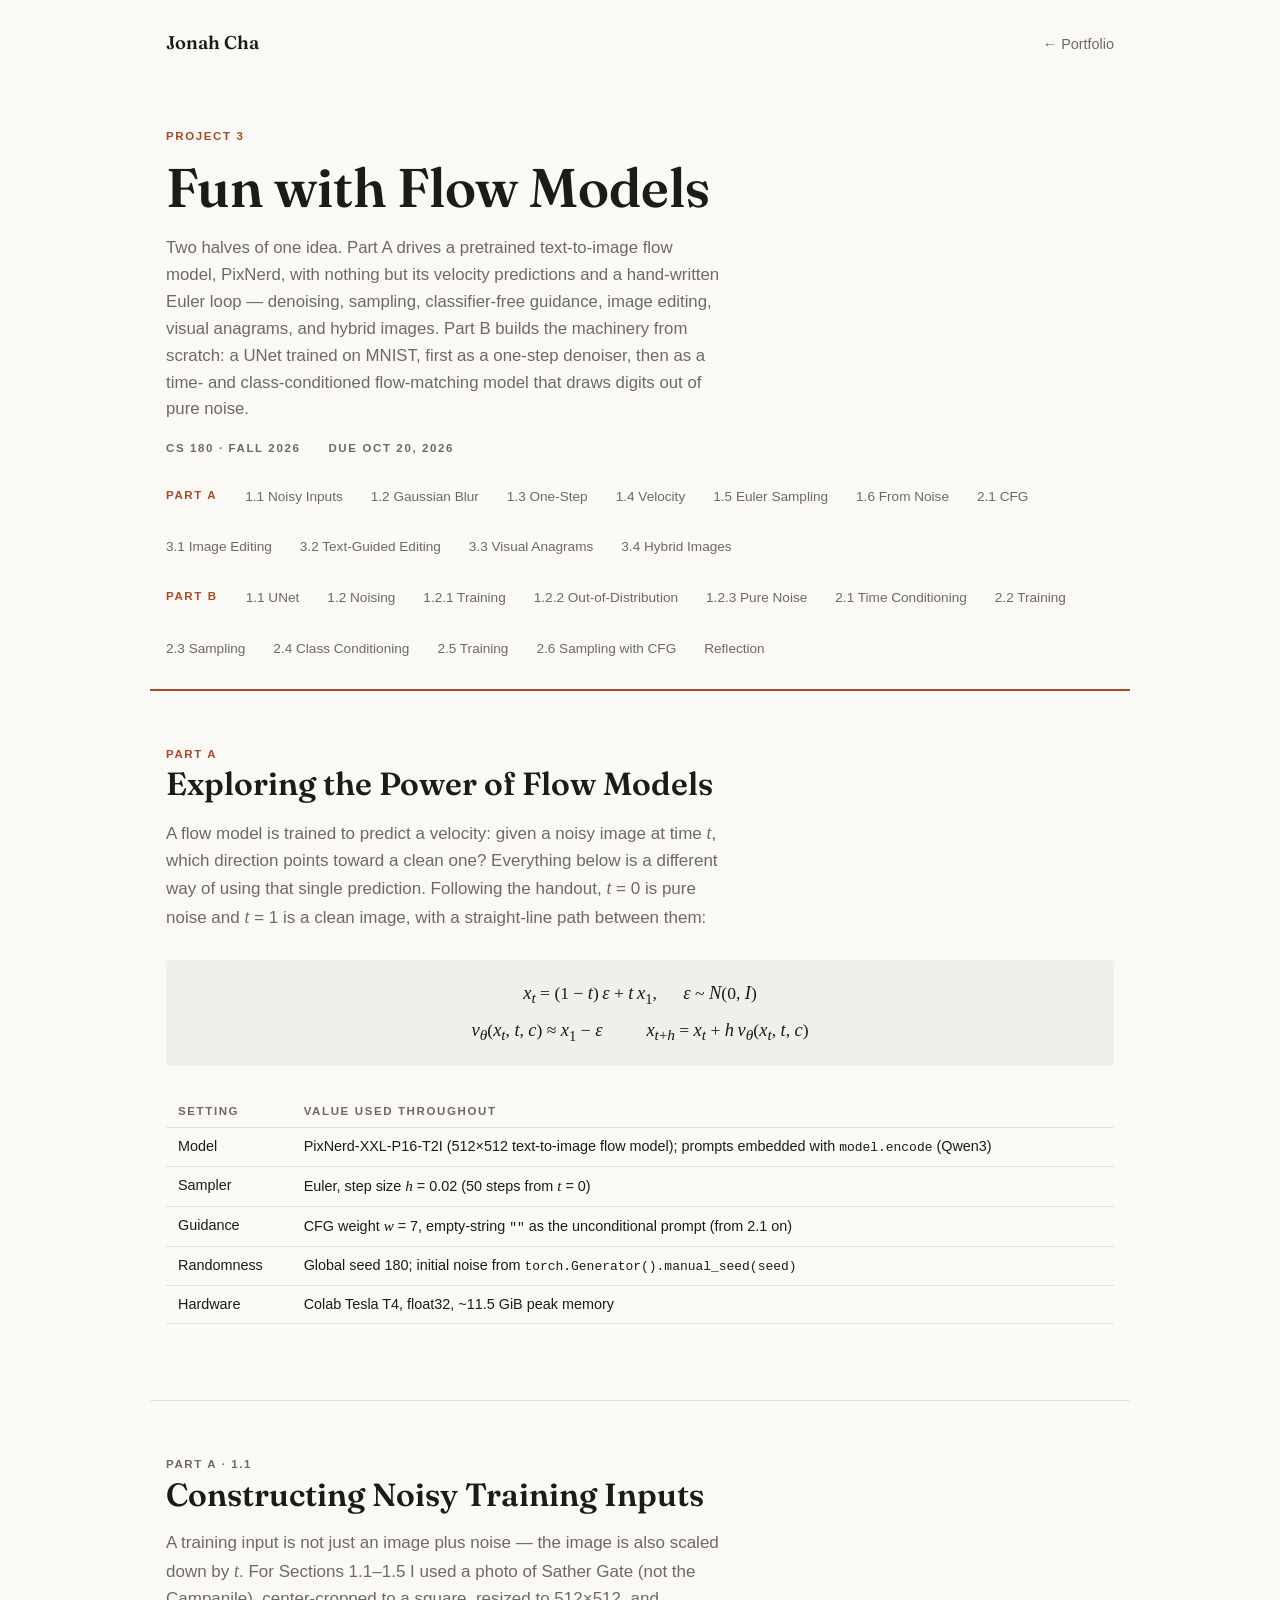
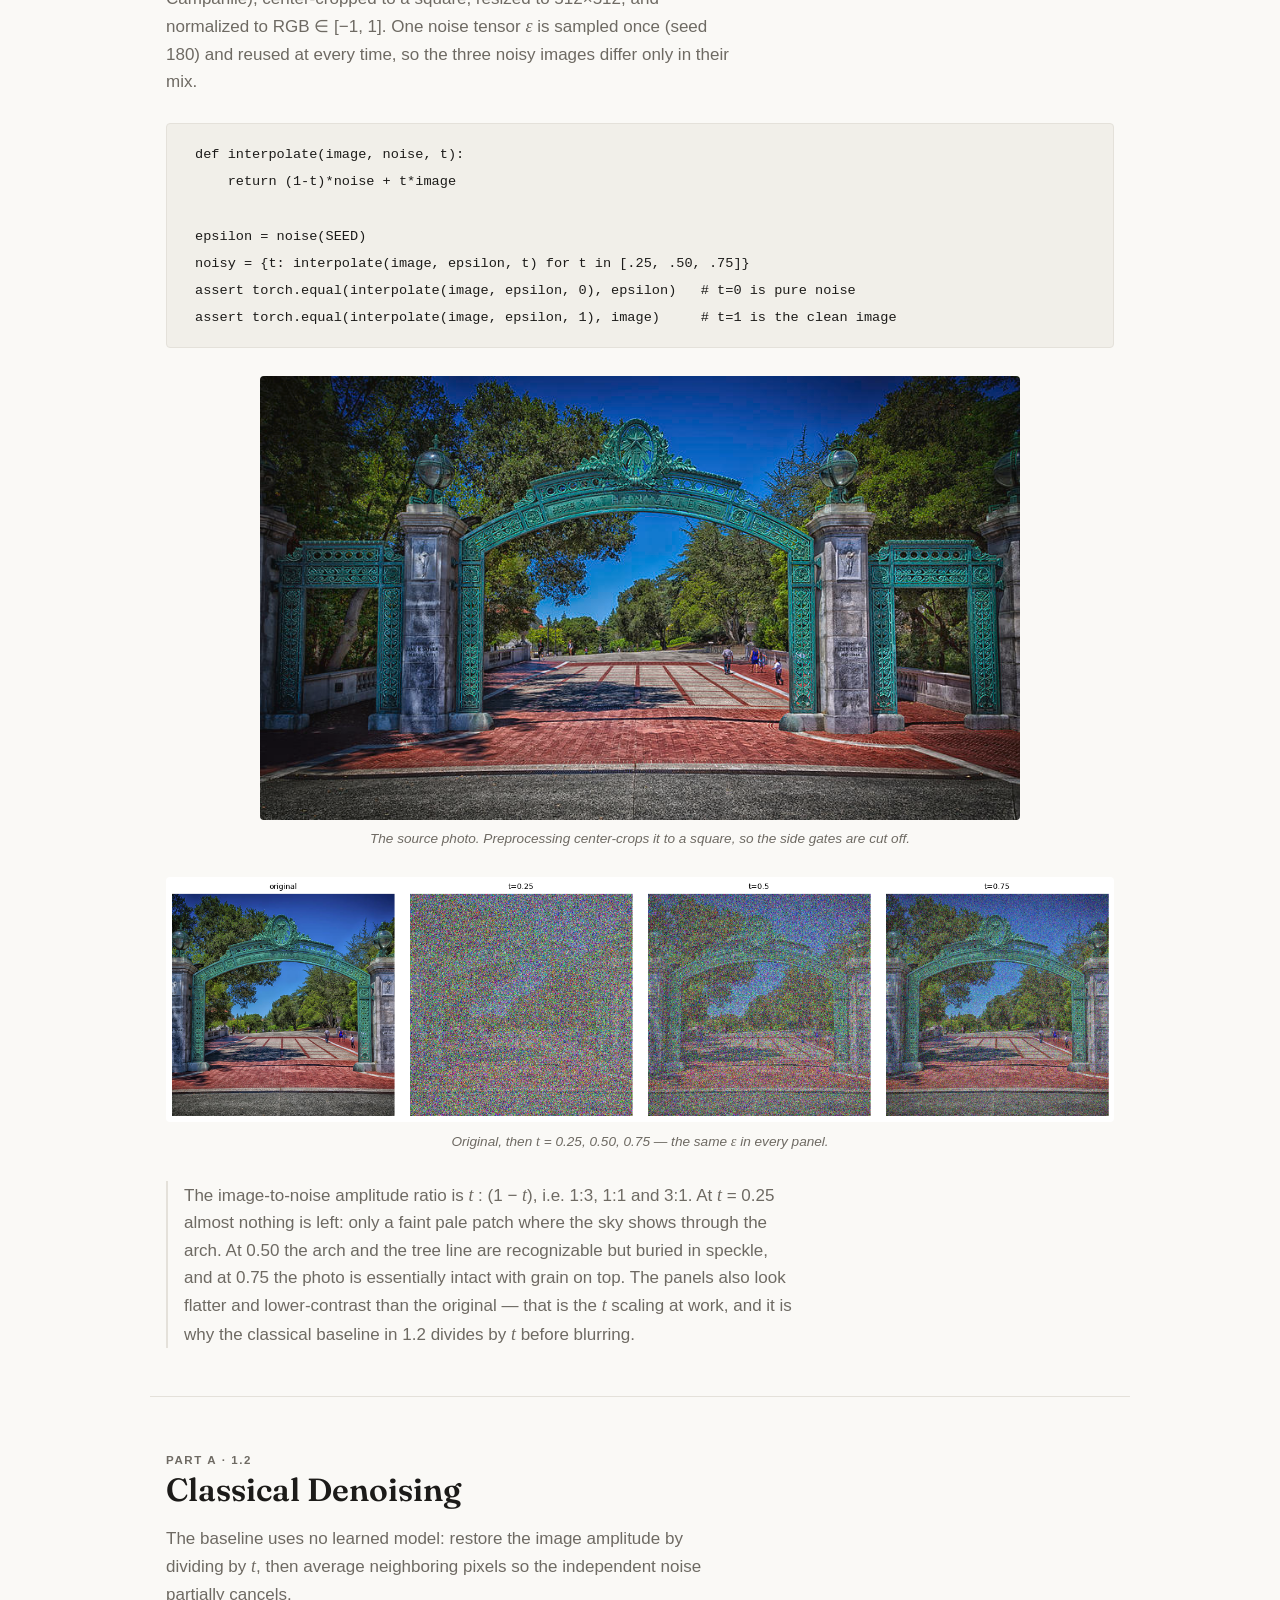
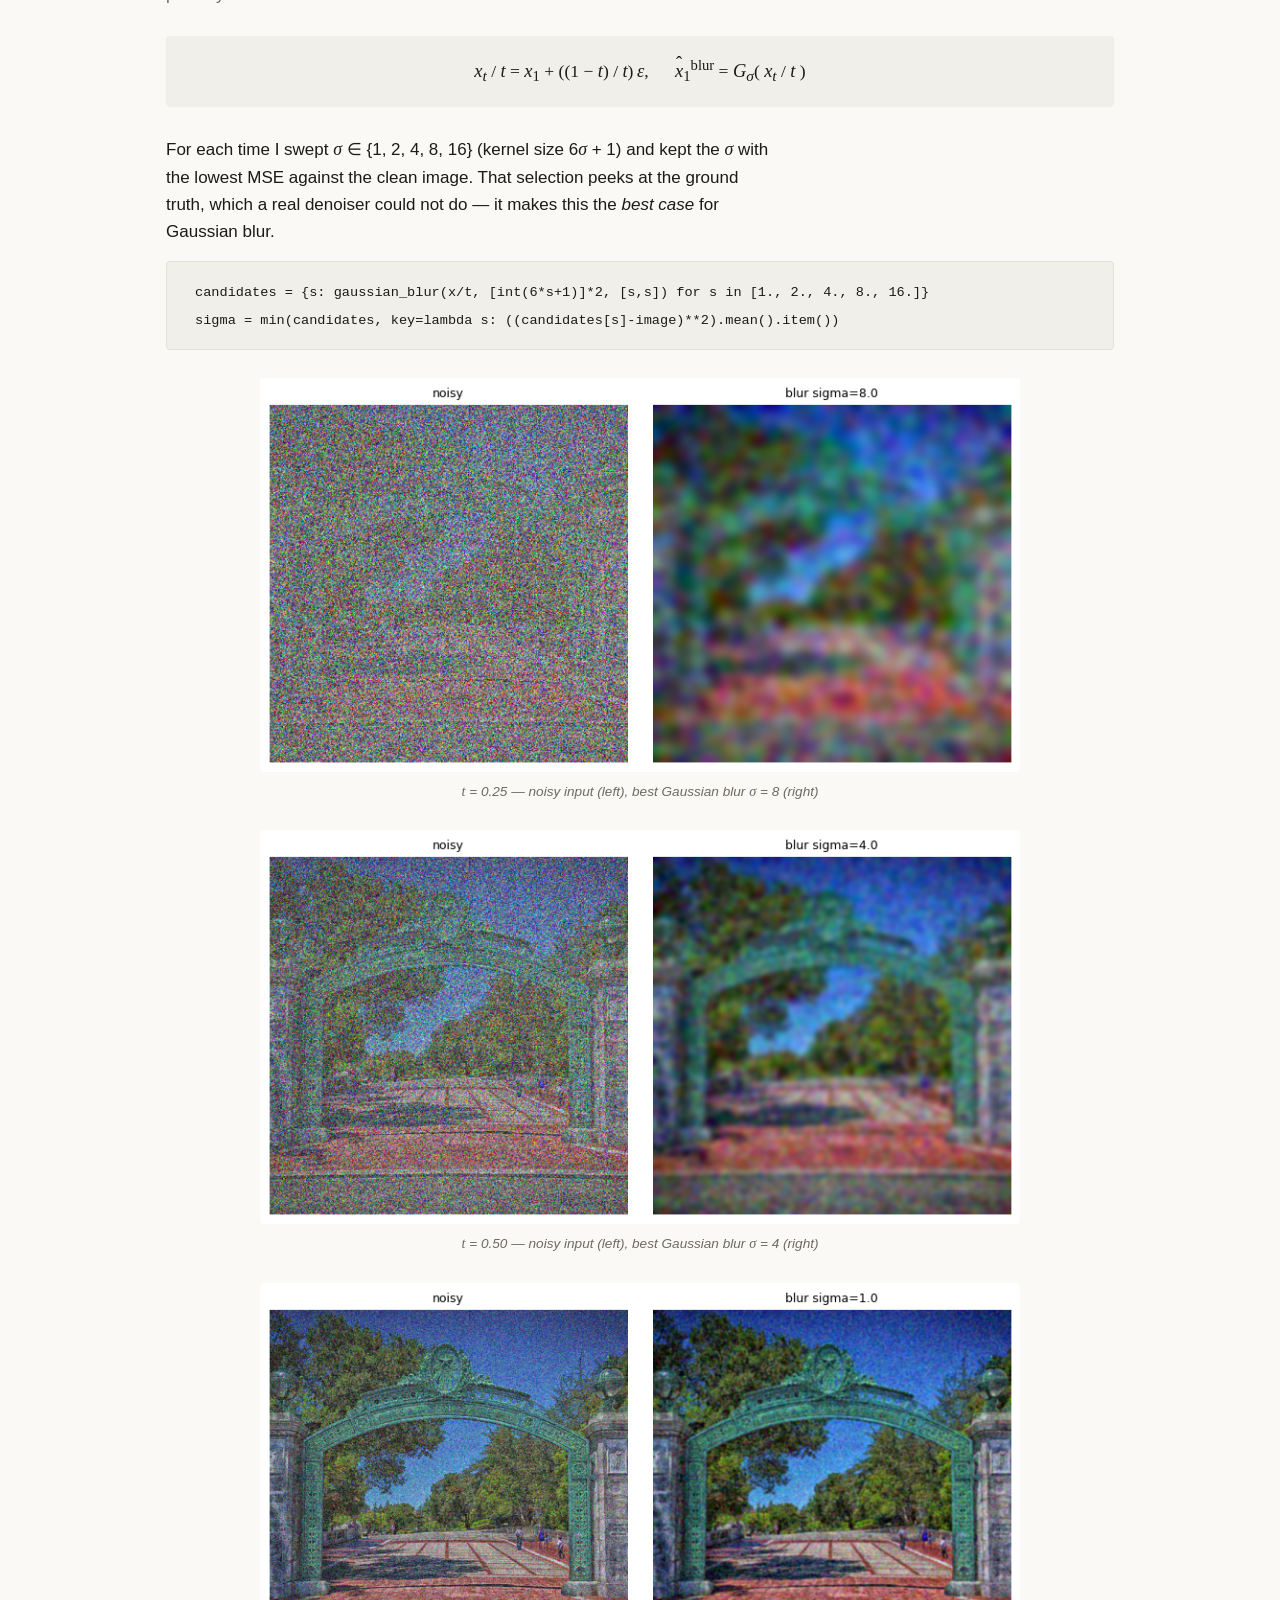
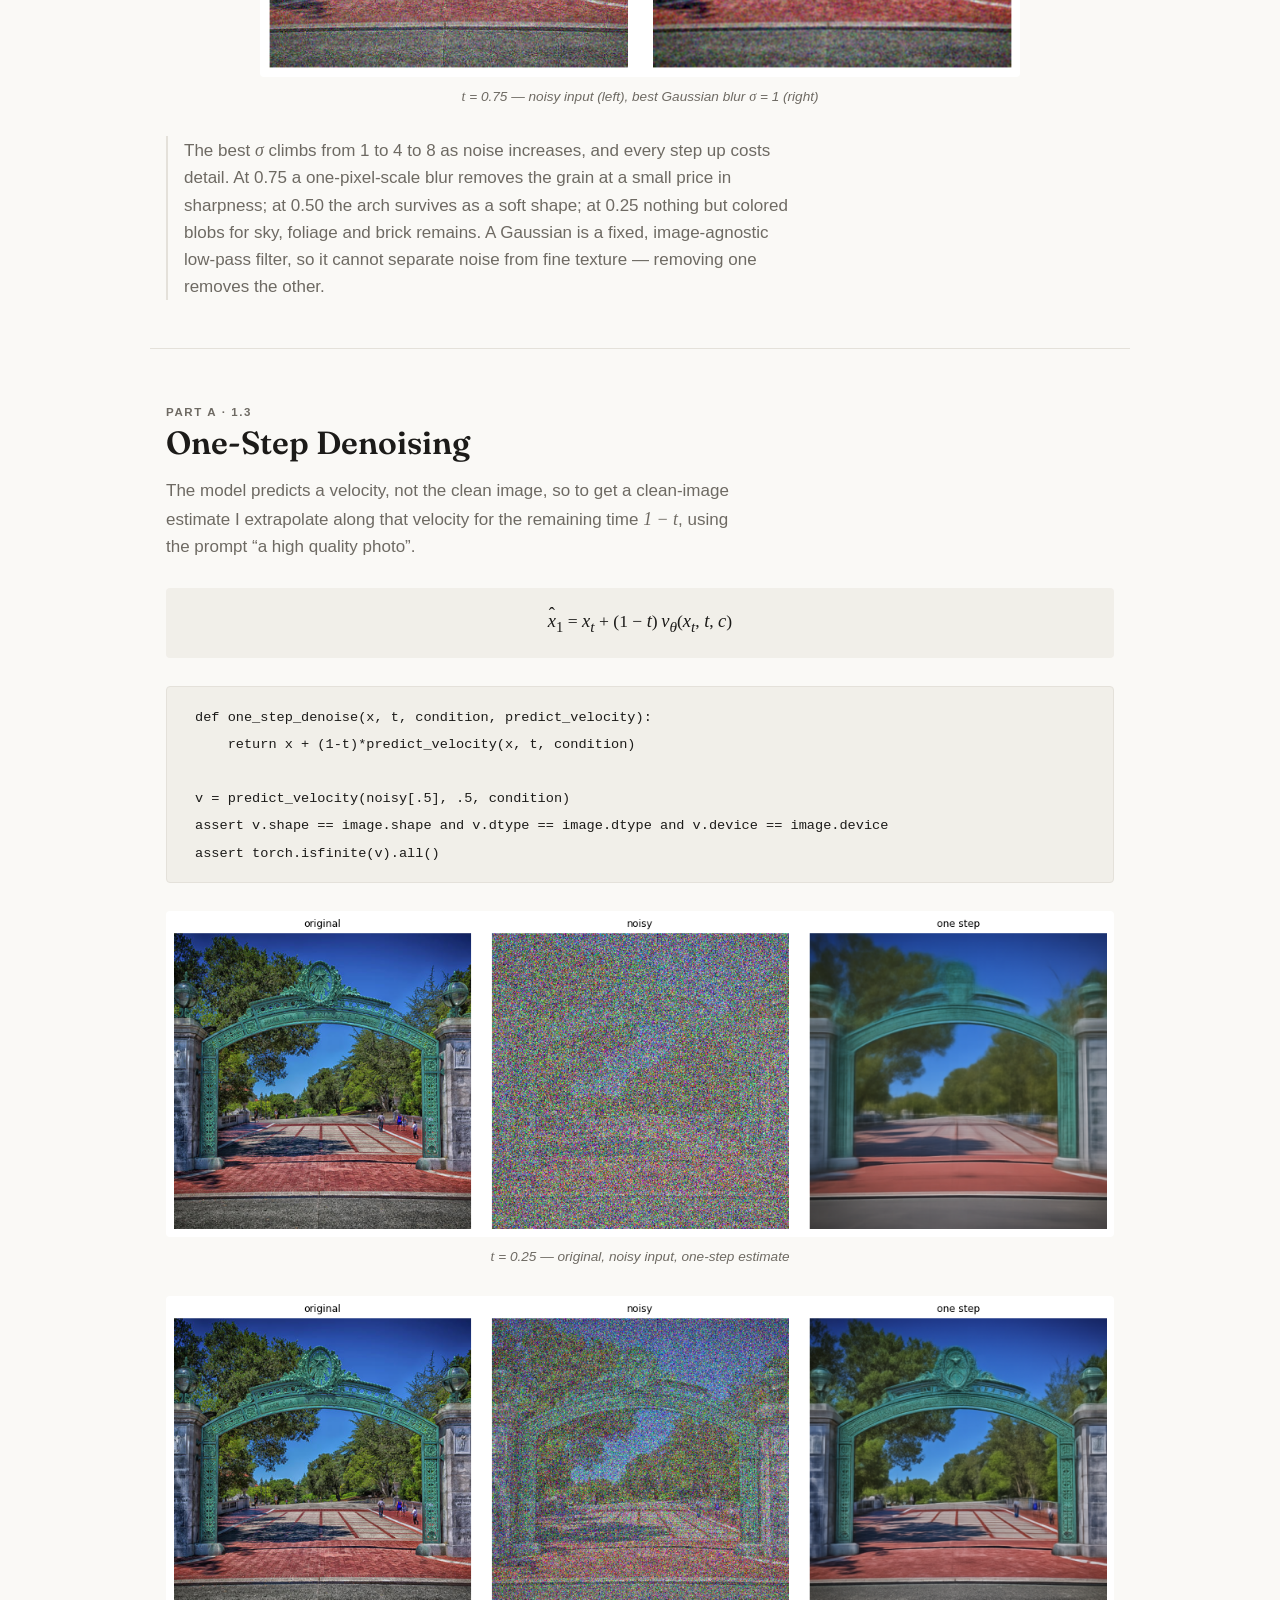
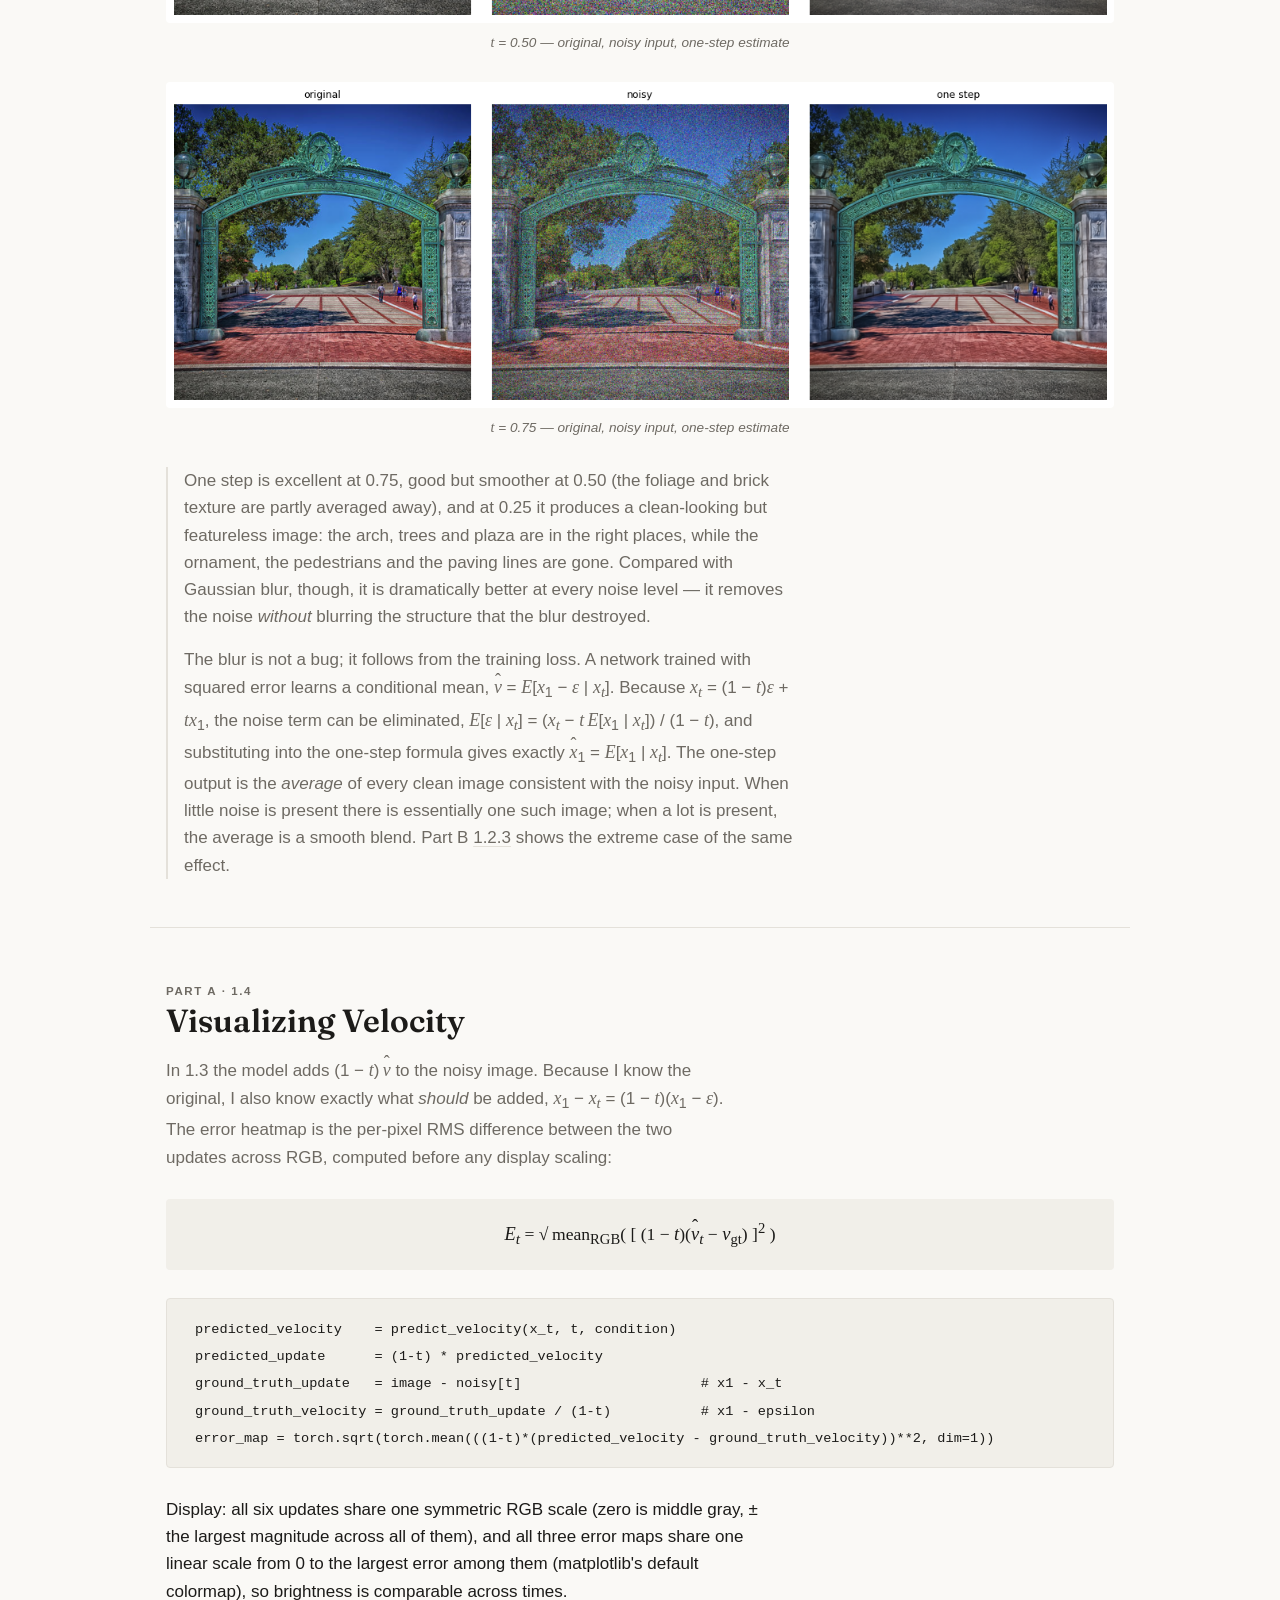
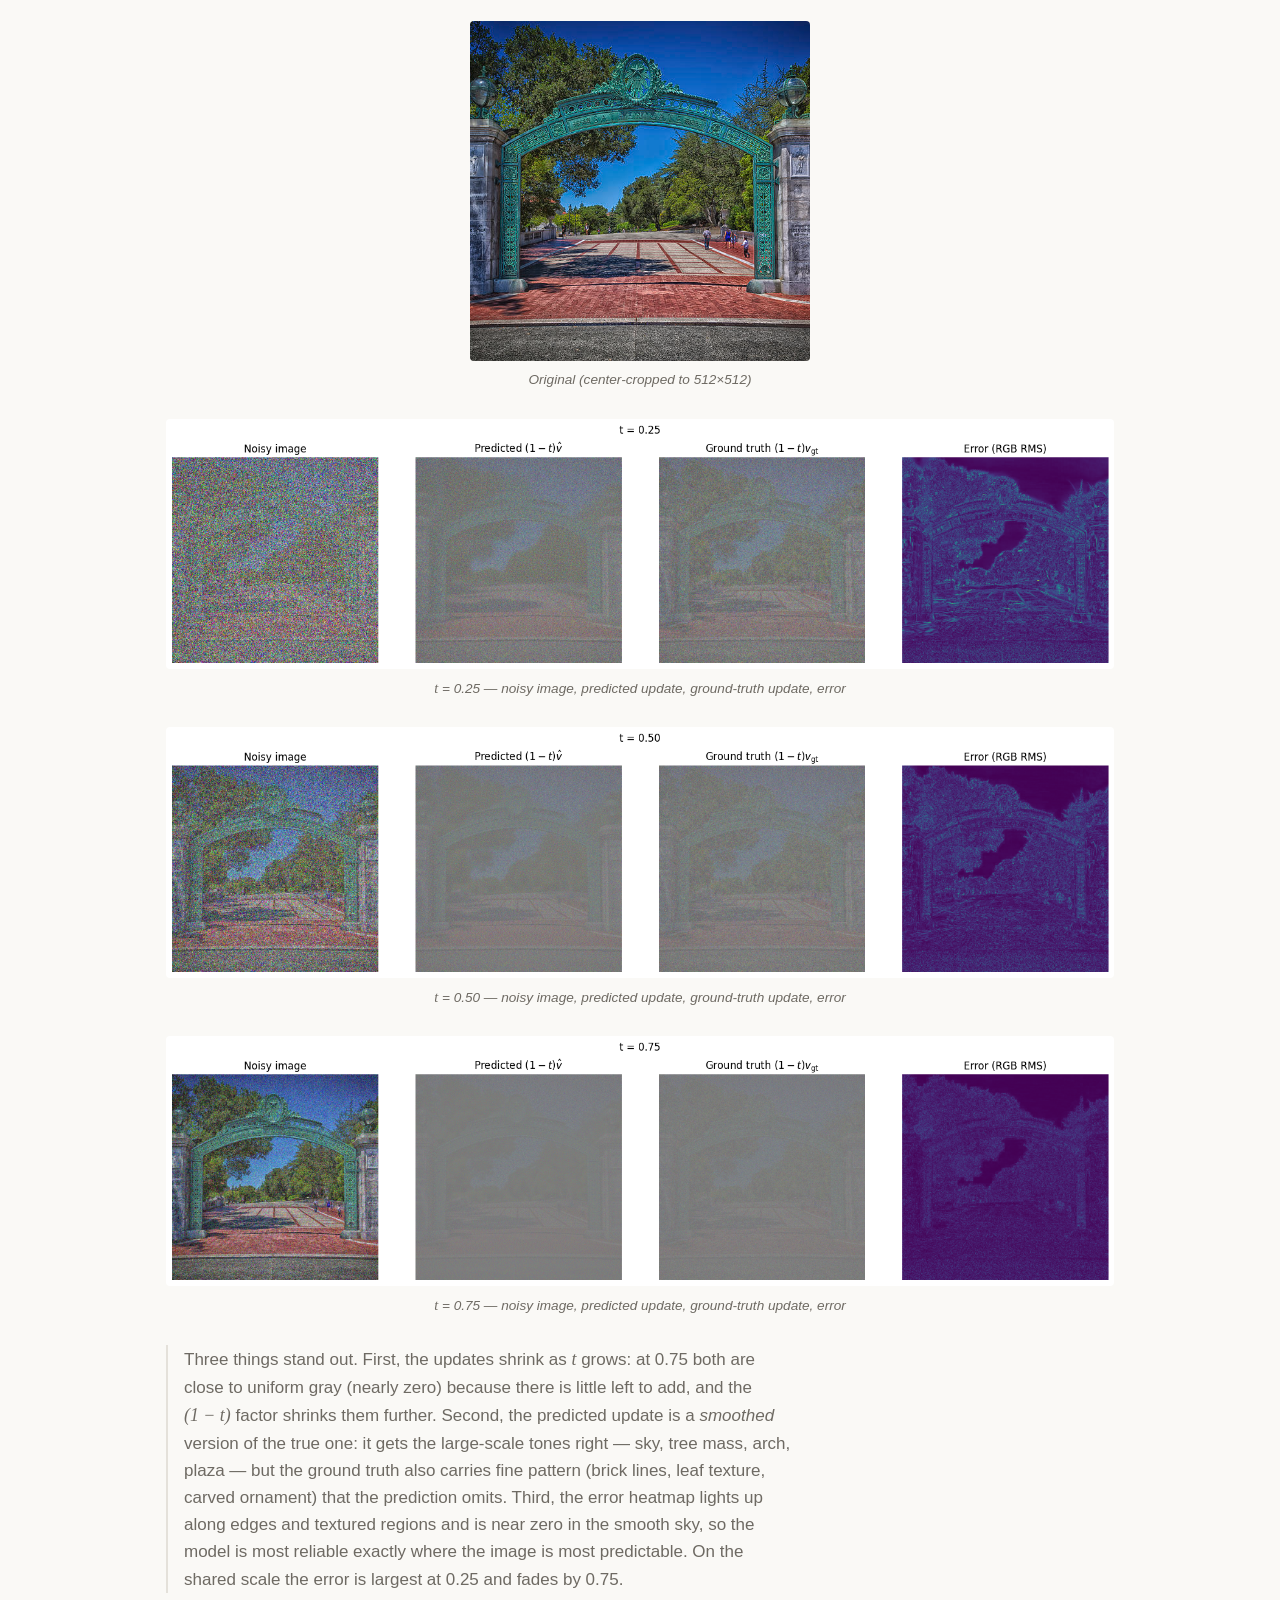
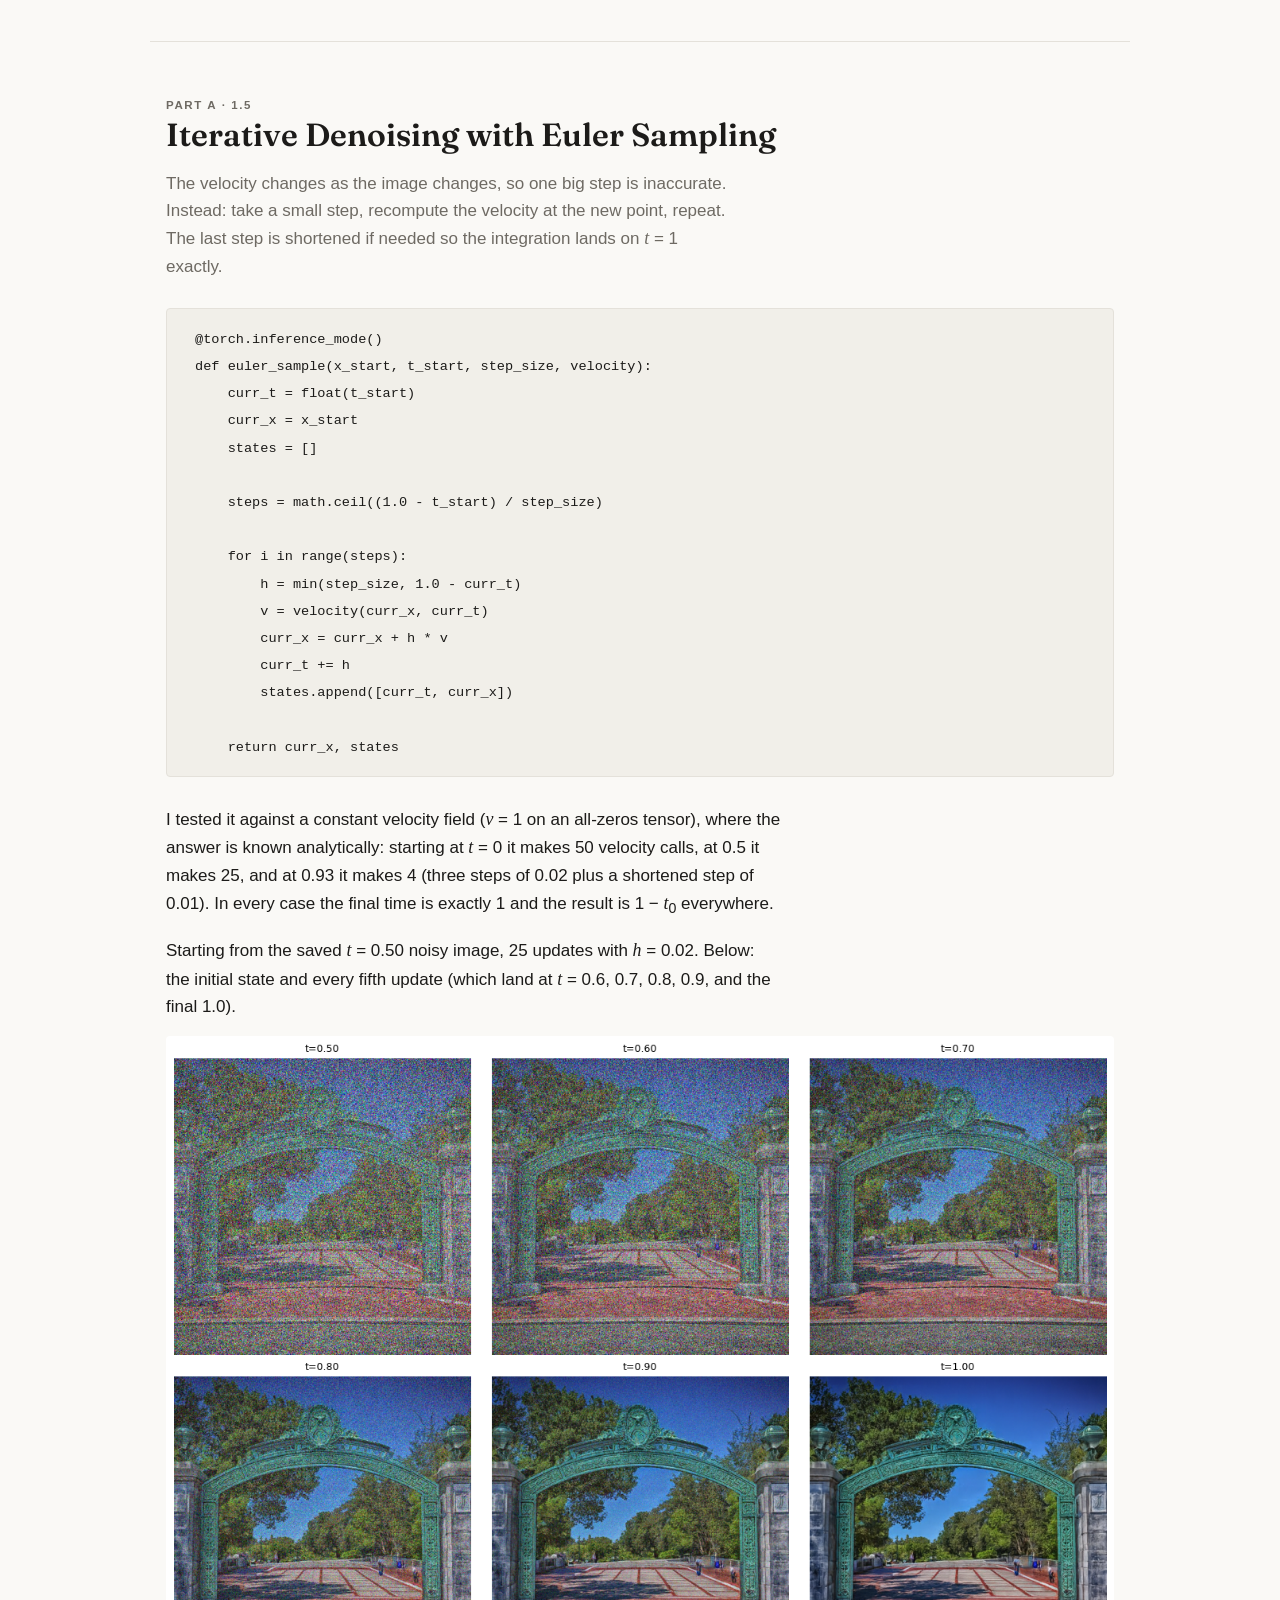
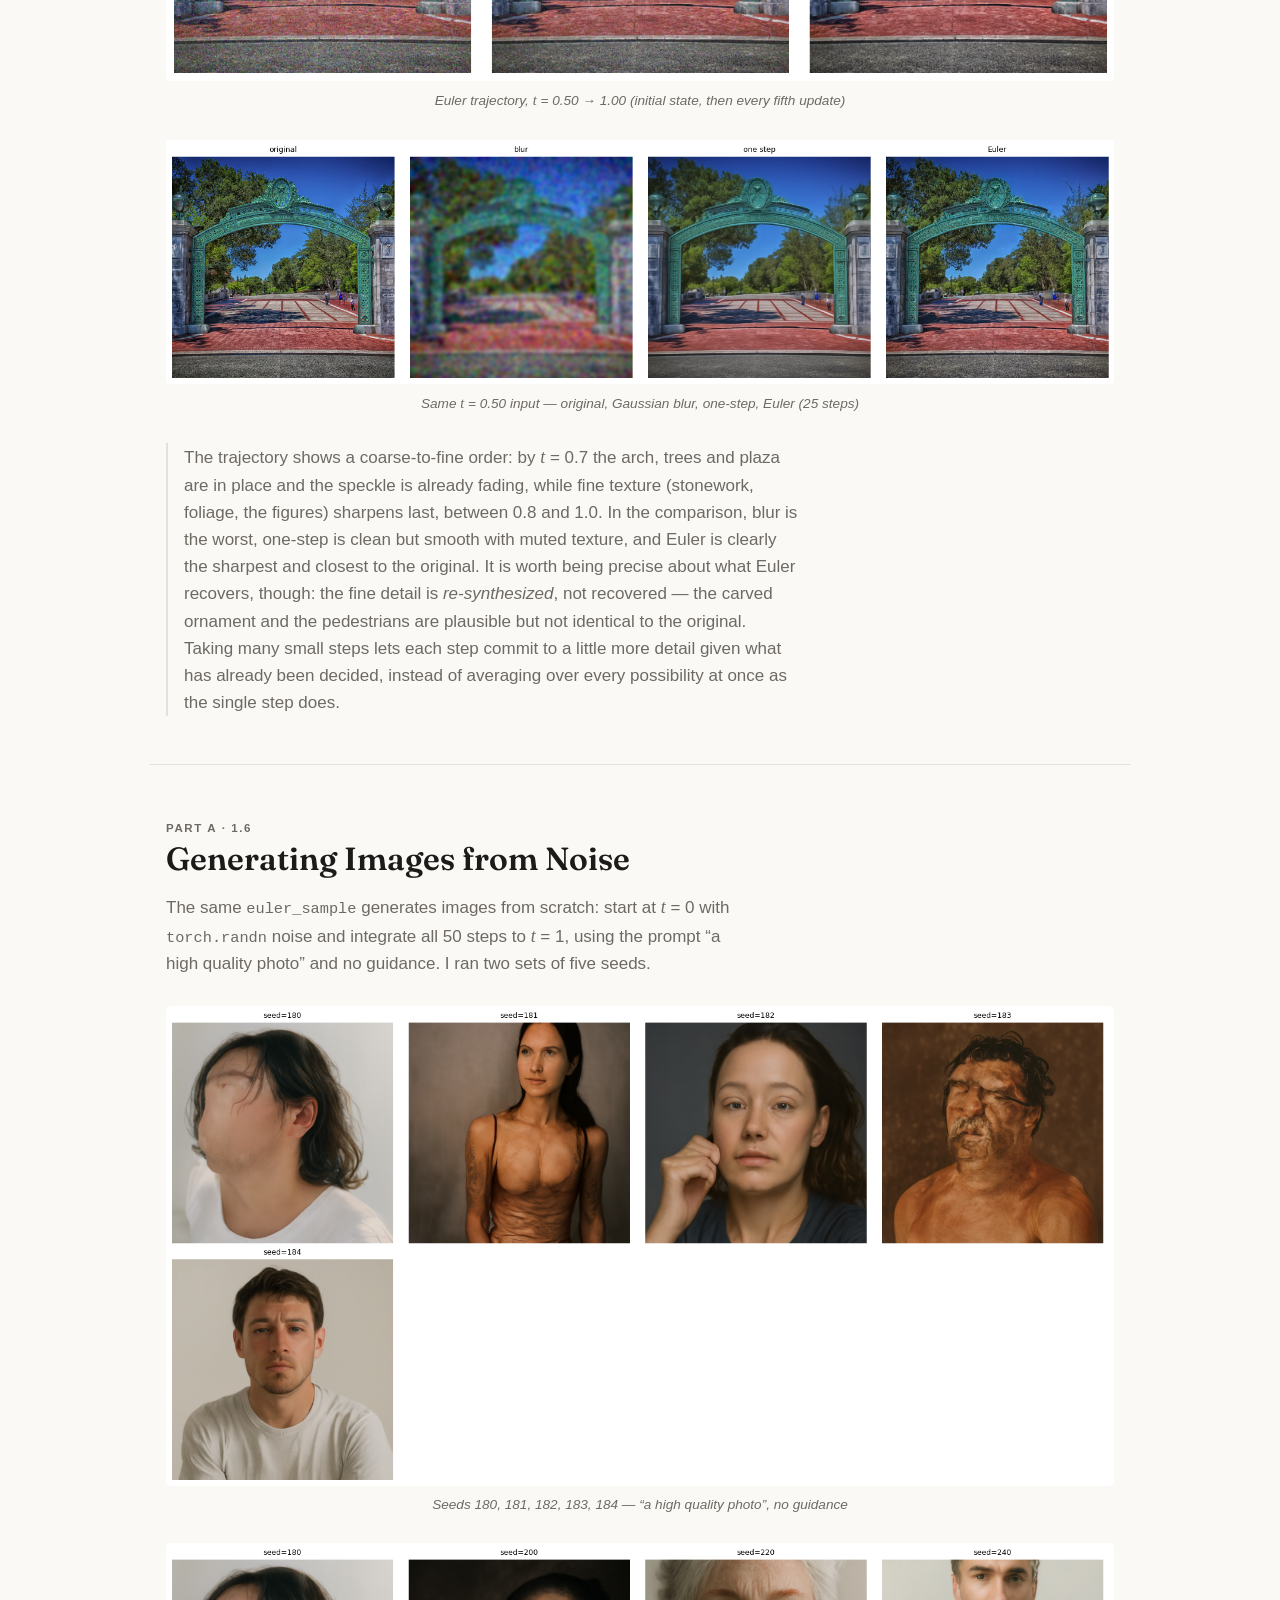
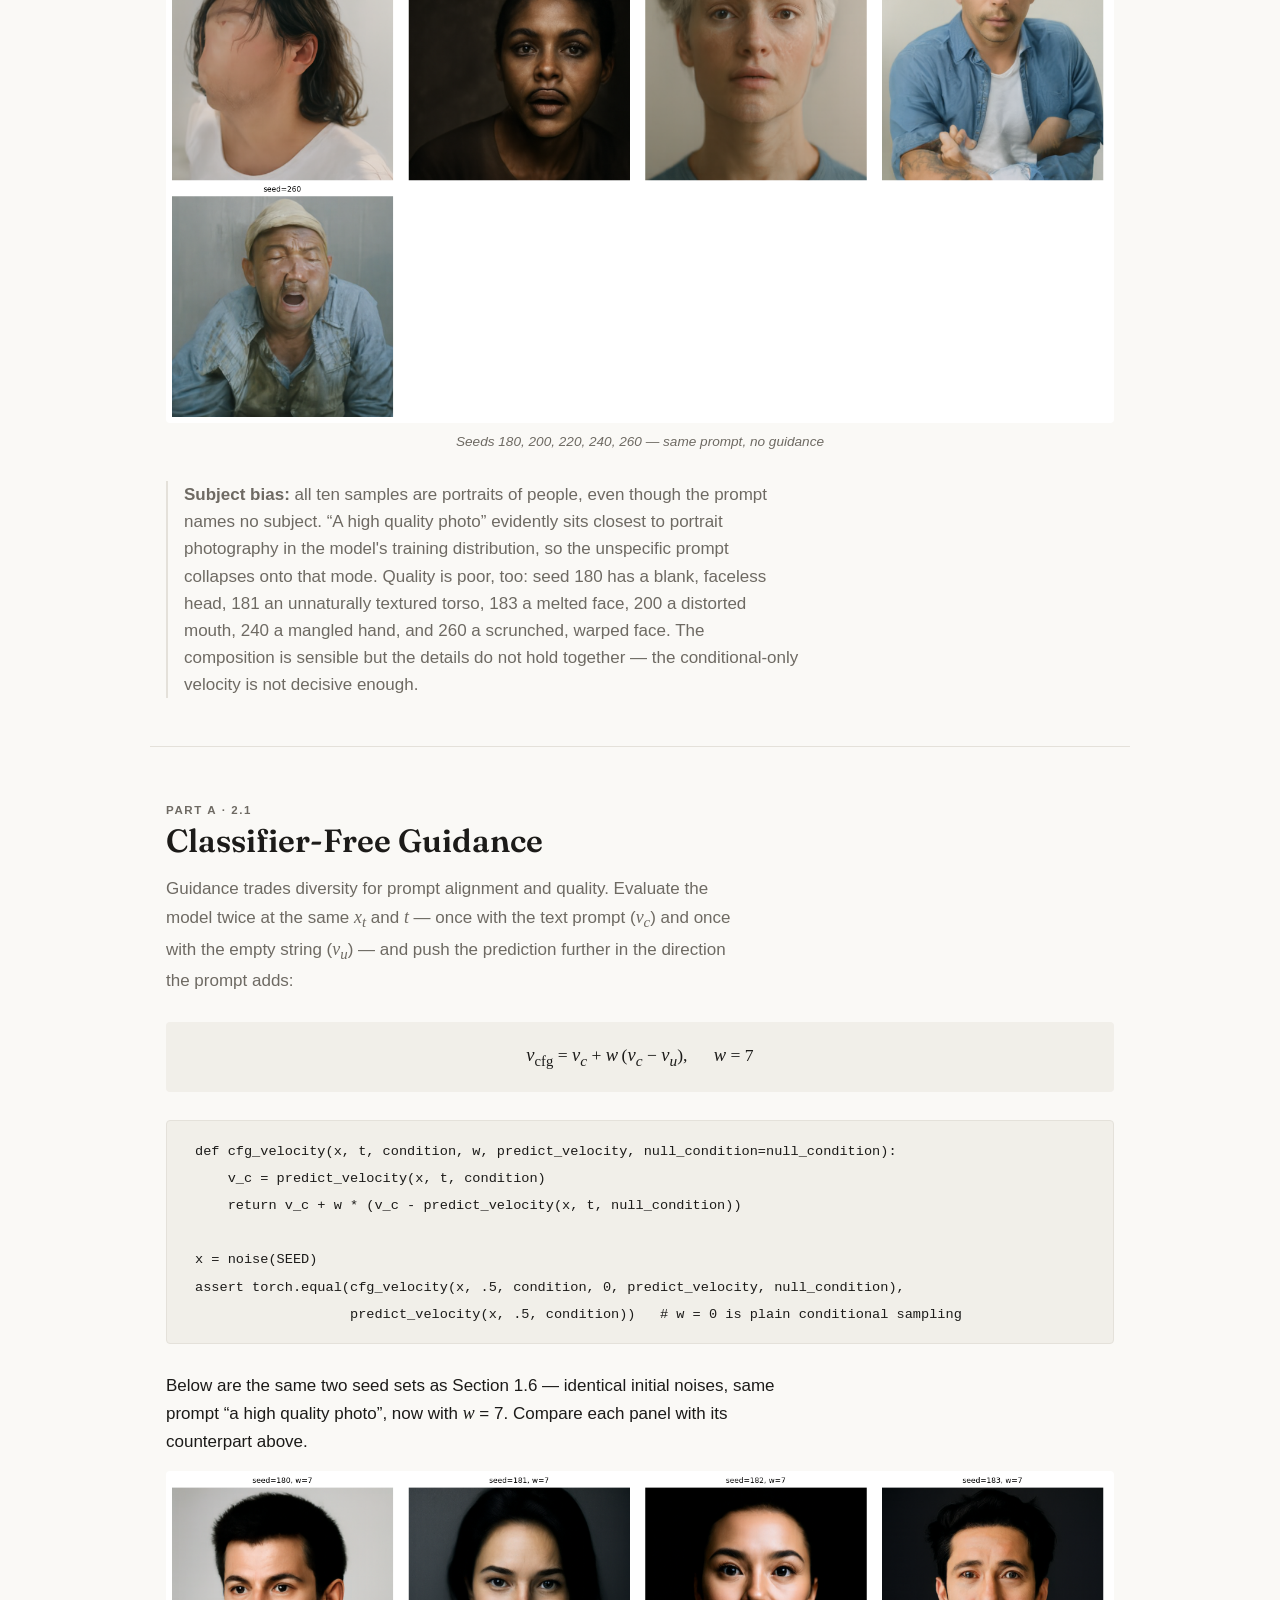
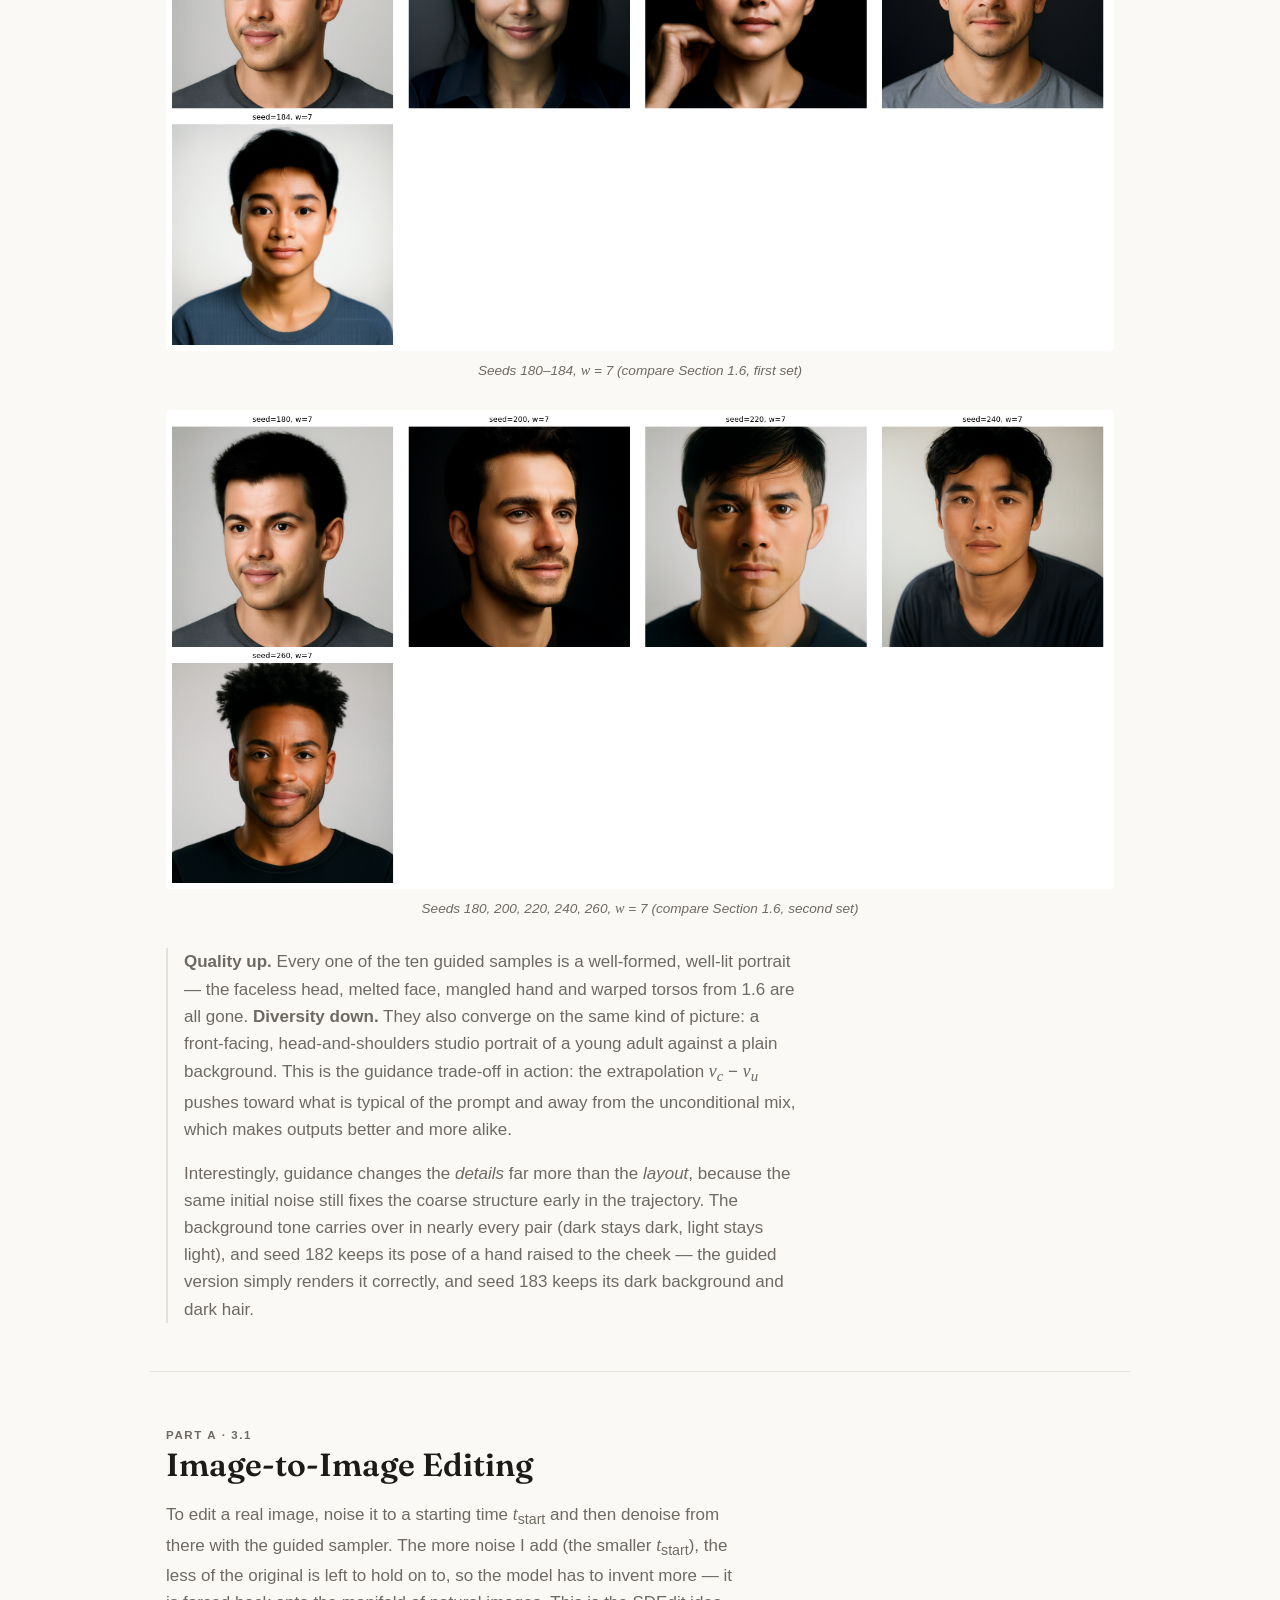
<file: proj3/index.html>
<!DOCTYPE html>
<html lang="en">
<head>
  <meta charset="UTF-8">
  <meta name="viewport" content="width=device-width, initial-scale=1.0">
  <title>Project 3 &mdash; Fun with Flow Models</title>
  <link rel="preconnect" href="https://fonts.googleapis.com">
  <link rel="preconnect" href="https://fonts.gstatic.com" crossorigin>
  <link href="https://fonts.googleapis.com/css2?family=Fraunces:opsz,wght@9..144,500;9..144,600&display=swap" rel="stylesheet">
  <link rel="stylesheet" href="../style.css">
</head>
<body>

  <header class="site-header">
    <a class="site-name" href="../index.html">Jonah Cha</a>
    <nav class="site-nav">
      <a href="../index.html">&larr; Portfolio</a>
    </nav>
  </header>

  <main>

  <section class="hero">
    <span class="eyebrow accent">Project 3</span>
    <h1>Fun with Flow Models</h1>
    <p class="intro">
      Two halves of one idea. Part A drives a pretrained text-to-image flow
      model, PixNerd, with nothing but its velocity predictions and a
      hand-written Euler loop &mdash; denoising, sampling, classifier-free
      guidance, image editing, visual anagrams, and hybrid images. Part B
      builds the machinery from scratch: a UNet trained on MNIST, first as
      a one-step denoiser, then as a time- and class-conditioned
      flow-matching model that draws digits out of pure noise.
    </p>
    <div class="meta">
      <span class="eyebrow">CS 180 &middot; Fall 2026</span>
      <span class="eyebrow">Due Oct 20, 2026</span>
    </div>
  </section>

  <nav class="toc">
    <span class="eyebrow accent">Part A</span>
    <a href="#a-noisy">1.1 Noisy Inputs</a>
    <a href="#a-blur">1.2 Gaussian Blur</a>
    <a href="#a-onestep">1.3 One-Step</a>
    <a href="#a-velocity">1.4 Velocity</a>
    <a href="#a-euler">1.5 Euler Sampling</a>
    <a href="#a-generate">1.6 From Noise</a>
    <a href="#a-cfg">2.1 CFG</a>
    <a href="#a-edit">3.1 Image Editing</a>
    <a href="#a-textedit">3.2 Text-Guided Editing</a>
    <a href="#a-anagrams">3.3 Visual Anagrams</a>
    <a href="#a-hybrids">3.4 Hybrid Images</a>
  </nav>
  <nav class="toc">
    <span class="eyebrow accent">Part B</span>
    <a href="#b-unet">1.1 UNet</a>
    <a href="#b-noising">1.2 Noising</a>
    <a href="#b-denoise">1.2.1 Training</a>
    <a href="#b-ood">1.2.2 Out-of-Distribution</a>
    <a href="#b-pure">1.2.3 Pure Noise</a>
    <a href="#b-timecond">2.1 Time Conditioning</a>
    <a href="#b-timetrain">2.2 Training</a>
    <a href="#b-timesample">2.3 Sampling</a>
    <a href="#b-classcond">2.4 Class Conditioning</a>
    <a href="#b-classtrain">2.5 Training</a>
    <a href="#b-classsample">2.6 Sampling with CFG</a>
    <a href="#takeaway">Reflection</a>
  </nav>

  <!-- ===================================================== PART A ===== -->

  <section class="section part-head" id="part-a">
    <span class="eyebrow accent">Part A</span>
    <h2>Exploring the Power of Flow Models</h2>
    <p class="section-intro">
      A flow model is trained to predict a velocity: given a noisy image
      at time <var>t</var>, which direction points toward a clean one?
      Everything below is a different way of using that single prediction.
      Following the handout, <var>t</var>&nbsp;=&nbsp;0 is pure noise and
      <var>t</var>&nbsp;=&nbsp;1 is a clean image, with a straight-line
      path between them:
    </p>

    <div class="equation">
      <var>x</var><sub><var>t</var></sub> = (1 &minus; <var>t</var>)&thinsp;<var>&epsilon;</var> + <var>t</var>&thinsp;<var>x</var><sub>1</sub>,
      &emsp; <var>&epsilon;</var> ~ <var>N</var>(0, <var>I</var>)
      <br>
      <var>v</var><sub><var>&theta;</var></sub>(<var>x</var><sub><var>t</var></sub>, <var>t</var>, <var>c</var>) &asymp; <var>x</var><sub>1</sub> &minus; <var>&epsilon;</var>
      &emsp;&emsp;
      <var>x</var><sub><var>t</var>+<var>h</var></sub> = <var>x</var><sub><var>t</var></sub> + <var>h</var>&thinsp;<var>v</var><sub><var>&theta;</var></sub>(<var>x</var><sub><var>t</var></sub>, <var>t</var>, <var>c</var>)
    </div>

    <div class="table-wrap">
      <table class="data">
        <tr><th>Setting</th><th>Value used throughout</th></tr>
        <tr><td>Model</td><td>PixNerd-XXL-P16-T2I (512&times;512 text-to-image flow model); prompts embedded with <code>model.encode</code> (Qwen3)</td></tr>
        <tr><td>Sampler</td><td>Euler, step size <var>h</var>&nbsp;=&nbsp;0.02 (50 steps from <var>t</var>&nbsp;=&nbsp;0)</td></tr>
        <tr><td>Guidance</td><td>CFG weight <var>w</var>&nbsp;=&nbsp;7, empty-string <code>""</code> as the unconditional prompt (from 2.1 on)</td></tr>
        <tr><td>Randomness</td><td>Global seed 180; initial noise from <code>torch.Generator().manual_seed(seed)</code></td></tr>
        <tr><td>Hardware</td><td>Colab Tesla T4, float32, ~11.5&nbsp;GiB peak memory</td></tr>
      </table>
    </div>
  </section>

  <section class="section" id="a-noisy">
    <span class="eyebrow">Part A &middot; 1.1</span>
    <h2>Constructing Noisy Training Inputs</h2>
    <p class="section-intro">
      A training input is not just an image plus noise &mdash; the image is
      also scaled down by <var>t</var>. For Sections 1.1&ndash;1.5 I used a photo of
      Sather Gate (not the Campanile), center-cropped to a square, resized
      to 512&times;512, and normalized to RGB&nbsp;&isin;&nbsp;[&minus;1,&nbsp;1].
      One noise tensor <var>&epsilon;</var> is sampled once (seed 180) and reused at
      every time, so the three noisy images differ only in their mix.
    </p>

    <pre class="code-block"><code>def interpolate(image, noise, t):
    return (1-t)*noise + t*image

epsilon = noise(SEED)
noisy = {t: interpolate(image, epsilon, t) for t in [.25, .50, .75]}
assert torch.equal(interpolate(image, epsilon, 0), epsilon)   # t=0 is pure noise
assert torch.equal(interpolate(image, epsilon, 1), image)     # t=1 is the clean image</code></pre>

    <figure class="feature md">
      <img src="out/parta/original.jpg" alt="Photo of Sather Gate, the green-bronze arch on UC Berkeley's campus, with trees and a red brick plaza.">
      <figcaption>The source photo. Preprocessing center-crops it to a square, so the side gates are cut off.</figcaption>
    </figure>

    <figure class="feature lg">
      <img src="out/parta/1.1%20interpolation.png" alt="Four panels: the original Sather Gate crop, then the same image mixed with the same Gaussian noise at t=0.25, t=0.5 and t=0.75.">
      <figcaption>Original, then <var>t</var>&nbsp;=&nbsp;0.25, 0.50, 0.75 &mdash; the same <var>&epsilon;</var> in every panel.</figcaption>
    </figure>

    <div class="reflection">
      <p>
        The image-to-noise amplitude ratio is <var>t</var>&nbsp;:&nbsp;(1&nbsp;&minus;&nbsp;<var>t</var>), i.e. 1:3, 1:1 and 3:1.
        At <var>t</var>&nbsp;=&nbsp;0.25 almost nothing is left: only a faint pale patch
        where the sky shows through the arch. At 0.50 the arch and the
        tree line are recognizable but buried in speckle, and at 0.75 the
        photo is essentially intact with grain on top. The panels also look
        flatter and lower-contrast than the original &mdash; that is the
        <var>t</var> scaling at work, and it is why the classical baseline in 1.2
        divides by <var>t</var> before blurring.
      </p>
    </div>
  </section>

  <section class="section" id="a-blur">
    <span class="eyebrow">Part A &middot; 1.2</span>
    <h2>Classical Denoising</h2>
    <p class="section-intro">
      The baseline uses no learned model: restore the image amplitude by
      dividing by <var>t</var>, then average neighboring pixels so the
      independent noise partially cancels.
    </p>

    <div class="equation">
      <var>x</var><sub><var>t</var></sub> / <var>t</var> = <var>x</var><sub>1</sub> + ((1 &minus; <var>t</var>) / <var>t</var>)&thinsp;<var>&epsilon;</var>,
      &emsp; <var class="hat">x</var><sub>1</sub><sup>blur</sup> = <var>G</var><sub><var>&sigma;</var></sub>( <var>x</var><sub><var>t</var></sub> / <var>t</var> )
    </div>

    <p>
      For each time I swept <var>&sigma;</var>&nbsp;&isin;&nbsp;{1, 2, 4, 8, 16} (kernel size
      6<var>&sigma;</var>&nbsp;+&nbsp;1) and kept the <var>&sigma;</var> with the lowest MSE against the
      clean image. That selection peeks at the ground truth, which a real
      denoiser could not do &mdash; it makes this the <em>best case</em> for
      Gaussian blur.
    </p>

    <pre class="code-block"><code>candidates = {s: gaussian_blur(x/t, [int(6*s+1)]*2, [s,s]) for s in [1., 2., 4., 8., 16.]}
sigma = min(candidates, key=lambda s: ((candidates[s]-image)**2).mean().item())</code></pre>

    <figure class="feature md">
      <img src="out/parta/1.2%208blur.png" alt="Left: the t=0.25 noisy image, almost pure static. Right: its best Gaussian blur at sigma 8, a smeared field of blue, green and red blobs.">
      <figcaption><var>t</var>&nbsp;=&nbsp;0.25 &mdash; noisy input (left), best Gaussian blur <var>&sigma;</var>&nbsp;=&nbsp;8 (right)</figcaption>
    </figure>
    <figure class="feature md">
      <img src="out/parta/1.2%204blur.png" alt="Left: the t=0.5 noisy image. Right: its best Gaussian blur at sigma 4, a soft image where the arch is visible but mushy.">
      <figcaption><var>t</var>&nbsp;=&nbsp;0.50 &mdash; noisy input (left), best Gaussian blur <var>&sigma;</var>&nbsp;=&nbsp;4 (right)</figcaption>
    </figure>
    <figure class="feature md">
      <img src="out/parta/1.2%201blur.png" alt="Left: the t=0.75 noisy image. Right: its best Gaussian blur at sigma 1, with the speckle softened but the arch still sharp enough to read.">
      <figcaption><var>t</var>&nbsp;=&nbsp;0.75 &mdash; noisy input (left), best Gaussian blur <var>&sigma;</var>&nbsp;=&nbsp;1 (right)</figcaption>
    </figure>

    <div class="reflection">
      <p>
        The best <var>&sigma;</var> climbs from 1 to 4 to 8 as noise increases, and every
        step up costs detail. At 0.75 a one-pixel-scale blur removes the
        grain at a small price in sharpness; at 0.50 the arch survives as a
        soft shape; at 0.25 nothing but colored blobs for sky, foliage and
        brick remains. A Gaussian is a fixed, image-agnostic low-pass
        filter, so it cannot separate noise from fine texture &mdash;
        removing one removes the other.
      </p>
    </div>
  </section>

  <section class="section" id="a-onestep">
    <span class="eyebrow">Part A &middot; 1.3</span>
    <h2>One-Step Denoising</h2>
    <p class="section-intro">
      The model predicts a velocity, not the clean image, so to get a
      clean-image estimate I extrapolate along that velocity for the
      remaining time <var>1&nbsp;&minus;&nbsp;t</var>, using the prompt
      &ldquo;a high quality photo&rdquo;.
    </p>

    <div class="equation">
      <var class="hat">x</var><sub>1</sub> = <var>x</var><sub><var>t</var></sub> + (1 &minus; <var>t</var>)&thinsp;<var>v</var><sub><var>&theta;</var></sub>(<var>x</var><sub><var>t</var></sub>, <var>t</var>, <var>c</var>)
    </div>

    <pre class="code-block"><code>def one_step_denoise(x, t, condition, predict_velocity):
    return x + (1-t)*predict_velocity(x, t, condition)

v = predict_velocity(noisy[.5], .5, condition)
assert v.shape == image.shape and v.dtype == image.dtype and v.device == image.device
assert torch.isfinite(v).all()</code></pre>

    <figure class="feature lg">
      <img src="out/parta/1.3%2075noise.png" alt="Three panels at t=0.25: the original Sather Gate, the almost pure-noise input, and a blurry but plausible one-step estimate with the arch and plaza in the right places but no fine detail.">
      <figcaption><var>t</var>&nbsp;=&nbsp;0.25 &mdash; original, noisy input, one-step estimate</figcaption>
    </figure>
    <figure class="feature lg">
      <img src="out/parta/1.3%2050noise.png" alt="Three panels at t=0.5: the original, the noisy input with the arch visible through speckle, and a clean but smoother one-step estimate.">
      <figcaption><var>t</var>&nbsp;=&nbsp;0.50 &mdash; original, noisy input, one-step estimate</figcaption>
    </figure>
    <figure class="feature lg">
      <img src="out/parta/1.3%2025noise.png" alt="Three panels at t=0.75: the original, a lightly noisy input, and a near-perfect one-step estimate.">
      <figcaption><var>t</var>&nbsp;=&nbsp;0.75 &mdash; original, noisy input, one-step estimate</figcaption>
    </figure>

    <div class="reflection">
      <p>
        One step is excellent at 0.75, good but smoother at 0.50 (the
        foliage and brick texture are partly averaged away), and at 0.25
        it produces a clean-looking but featureless image: the arch,
        trees and plaza are in the right places, while the ornament, the
        pedestrians and the paving lines are gone. Compared with Gaussian
        blur, though, it is dramatically better at every noise level
        &mdash; it removes the noise <em>without</em> blurring the
        structure that the blur destroyed.
      </p>
      <p>
        The blur is not a bug; it follows from the training loss. A network
        trained with squared error learns a conditional mean,
        <var class="hat">v</var> = <var>E</var>[<var>x</var><sub>1</sub> &minus; <var>&epsilon;</var> | <var>x</var><sub><var>t</var></sub>]. Because
        <var>x</var><sub><var>t</var></sub> = (1&nbsp;&minus;&nbsp;<var>t</var>)<var>&epsilon;</var> + <var>t</var><var>x</var><sub>1</sub>, the noise term can be eliminated,
        <var>E</var>[<var>&epsilon;</var> | <var>x</var><sub><var>t</var></sub>] = (<var>x</var><sub><var>t</var></sub> &minus; <var>t</var>&thinsp;<var>E</var>[<var>x</var><sub>1</sub> | <var>x</var><sub><var>t</var></sub>]) / (1&nbsp;&minus;&nbsp;<var>t</var>),
        and substituting into the one-step formula gives exactly
        <var class="hat">x</var><sub>1</sub> = <var>E</var>[<var>x</var><sub>1</sub> | <var>x</var><sub><var>t</var></sub>]. The one-step output is the
        <em>average</em> of every clean image consistent with the noisy
        input. When little noise is present there is essentially one such
        image; when a lot is present, the average is a smooth blend. Part B
        <a href="#b-pure">1.2.3</a> shows the extreme case of the same effect.
      </p>
    </div>
  </section>

  <section class="section" id="a-velocity">
    <span class="eyebrow">Part A &middot; 1.4</span>
    <h2>Visualizing Velocity</h2>
    <p class="section-intro">
      In 1.3 the model adds (1&nbsp;&minus;&nbsp;<var>t</var>)&thinsp;<var class="hat">v</var> to the noisy image. Because
      I know the original, I also know exactly what <em>should</em> be added,
      <var>x</var><sub>1</sub>&nbsp;&minus;&nbsp;<var>x</var><sub><var>t</var></sub> = (1&nbsp;&minus;&nbsp;<var>t</var>)(<var>x</var><sub>1</sub>&nbsp;&minus;&nbsp;<var>&epsilon;</var>). The error heatmap is the
      per-pixel RMS difference between the two updates across RGB,
      computed before any display scaling:
    </p>

    <div class="equation">
      <var>E</var><sub><var>t</var></sub> = &radic;&thinsp;mean<sub>RGB</sub>( [ (1 &minus; <var>t</var>)(<var class="hat">v</var><sub><var>t</var></sub> &minus; <var>v</var><sub>gt</sub>) ]<sup>2</sup> )
    </div>

    <pre class="code-block"><code>predicted_velocity    = predict_velocity(x_t, t, condition)
predicted_update      = (1-t) * predicted_velocity
ground_truth_update   = image - noisy[t]                      # x1 - x_t
ground_truth_velocity = ground_truth_update / (1-t)           # x1 - epsilon
error_map = torch.sqrt(torch.mean(((1-t)*(predicted_velocity - ground_truth_velocity))**2, dim=1))</code></pre>

    <p>
      Display: all six updates share one symmetric RGB scale (zero is
      middle gray, &plusmn; the largest magnitude across all of them), and all three
      error maps share one linear scale from 0 to the largest error among them
      (matplotlib's default colormap), so brightness is comparable across times.
    </p>

    <figure class="feature sm">
      <img class="crop-square" src="out/parta/original.jpg" alt="The Sather Gate photo, center-cropped to a square, as seen by the model.">
      <figcaption>Original (center-cropped to 512&times;512)</figcaption>
    </figure>

    <figure class="feature lg">
      <img src="out/parta/1.4%2025error.png" alt="Four panels at t=0.25: the noisy image, the predicted update, the ground-truth update, and an RGB RMS error heatmap that is brightest along edges and foliage.">
      <figcaption><var>t</var>&nbsp;=&nbsp;0.25 &mdash; noisy image, predicted update, ground-truth update, error</figcaption>
    </figure>
    <figure class="feature lg">
      <img src="out/parta/1.4%2050error.png" alt="Four panels at t=0.5: the noisy image, a fainter predicted update, the ground-truth update, and a dimmer error heatmap.">
      <figcaption><var>t</var>&nbsp;=&nbsp;0.50 &mdash; noisy image, predicted update, ground-truth update, error</figcaption>
    </figure>
    <figure class="feature lg">
      <img src="out/parta/1.4%2075error.png" alt="Four panels at t=0.75: a lightly noisy image, nearly gray predicted and ground-truth updates, and a very dim error heatmap.">
      <figcaption><var>t</var>&nbsp;=&nbsp;0.75 &mdash; noisy image, predicted update, ground-truth update, error</figcaption>
    </figure>

    <div class="reflection">
      <p>
        Three things stand out. First, the updates shrink as <var>t</var> grows: at 0.75
        both are close to uniform gray (nearly zero) because there is little
        left to add, and the <var>(1&nbsp;&minus;&nbsp;t)</var> factor shrinks them further. Second,
        the predicted update is a <em>smoothed</em> version of the true one: it
        gets the large-scale tones right &mdash; sky, tree mass, arch, plaza
        &mdash; but the ground truth also carries fine pattern (brick lines,
        leaf texture, carved ornament) that the prediction omits. Third, the
        error heatmap lights up along edges and textured regions and is
        near zero in the smooth sky, so the model is most reliable exactly where the
        image is most predictable. On the shared scale the error is largest
        at 0.25 and fades by 0.75.
      </p>
    </div>
  </section>

  <section class="section" id="a-euler">
    <span class="eyebrow">Part A &middot; 1.5</span>
    <h2>Iterative Denoising with Euler Sampling</h2>
    <p class="section-intro">
      The velocity changes as the image changes, so one big step is
      inaccurate. Instead: take a small step, recompute the velocity at the
      new point, repeat. The last step is shortened if needed so the
      integration lands on <var>t</var>&nbsp;=&nbsp;1 exactly.
    </p>

    <pre class="code-block"><code>@torch.inference_mode()
def euler_sample(x_start, t_start, step_size, velocity):
    curr_t = float(t_start)
    curr_x = x_start
    states = []

    steps = math.ceil((1.0 - t_start) / step_size)

    for i in range(steps):
        h = min(step_size, 1.0 - curr_t)
        v = velocity(curr_x, curr_t)
        curr_x = curr_x + h * v
        curr_t += h
        states.append([curr_t, curr_x])

    return curr_x, states</code></pre>

    <p>
      I tested it against a constant velocity field (<var>v</var>&nbsp;=&nbsp;1 on an
      all-zeros tensor), where the answer is known analytically: starting at
      <var>t</var>&nbsp;=&nbsp;0 it makes 50 velocity calls, at 0.5 it makes 25, and at 0.93 it
      makes 4 (three steps of 0.02 plus a shortened step of 0.01). In every
      case the final time is exactly 1 and the result is 1&nbsp;&minus;&nbsp;<var>t</var><sub>0</sub>
      everywhere.
    </p>

    <p>
      Starting from the saved <var>t</var>&nbsp;=&nbsp;0.50 noisy image, 25 updates with
      <var>h</var>&nbsp;=&nbsp;0.02. Below: the initial state and every fifth update (which land
      at <var>t</var>&nbsp;=&nbsp;0.6, 0.7, 0.8, 0.9, and the final 1.0).
    </p>

    <figure class="feature lg">
      <img src="out/parta/1.5%20iterative.png" alt="Six panels showing the Euler trajectory at t=0.50, 0.60, 0.70, 0.80, 0.90 and 1.00: heavy noise gradually clears into a sharp image of Sather Gate.">
      <figcaption>Euler trajectory, <var>t</var>&nbsp;=&nbsp;0.50 &rarr; 1.00 (initial state, then every fifth update)</figcaption>
    </figure>

    <figure class="feature lg">
      <img src="out/parta/1.5%20compare.png" alt="Four panels from the same t=0.5 noisy input: the original, the Gaussian blur result (very blurry), the one-step estimate (smooth), and the Euler result (sharp and close to the original).">
      <figcaption>Same <var>t</var>&nbsp;=&nbsp;0.50 input &mdash; original, Gaussian blur, one-step, Euler (25 steps)</figcaption>
    </figure>

    <div class="reflection">
      <p>
        The trajectory shows a coarse-to-fine order: by <var>t</var>&nbsp;=&nbsp;0.7 the arch,
        trees and plaza are in place and the speckle is already fading, while
        fine texture (stonework, foliage, the figures) sharpens last, between
        0.8 and 1.0. In the comparison, blur is the worst, one-step is clean
        but smooth with muted texture, and Euler is clearly the sharpest
        and closest to the original. It is worth being precise about what
        Euler recovers, though: the fine detail is <em>re-synthesized</em>,
        not recovered &mdash; the carved ornament and the pedestrians are
        plausible but not identical to the original. Taking many small
        steps lets each step commit to a little more detail given what
        has already been decided, instead of averaging over every possibility
        at once as the single step does.
      </p>
    </div>
  </section>

  <section class="section" id="a-generate">
    <span class="eyebrow">Part A &middot; 1.6</span>
    <h2>Generating Images from Noise</h2>
    <p class="section-intro">
      The same <code>euler_sample</code> generates images from scratch:
      start at <var>t</var>&nbsp;=&nbsp;0 with <code>torch.randn</code> noise and integrate all 50
      steps to <var>t</var>&nbsp;=&nbsp;1, using the prompt &ldquo;a high quality photo&rdquo;
      and no guidance. I ran two sets of five seeds.
    </p>

    <figure class="feature lg">
      <img src="out/parta/1.6%20base.png" alt="Five unguided samples for seeds 180 to 184: all portraits of people, several with distorted faces or bodies, including one with no face at all.">
      <figcaption>Seeds 180, 181, 182, 183, 184 &mdash; &ldquo;a high quality photo&rdquo;, no guidance</figcaption>
    </figure>
    <figure class="feature lg">
      <img src="out/parta/1.6%20alt.png" alt="Five more unguided samples for seeds 180, 200, 220, 240 and 260: again all portraits, again with visible flaws such as a distorted mouth or a mangled hand.">
      <figcaption>Seeds 180, 200, 220, 240, 260 &mdash; same prompt, no guidance</figcaption>
    </figure>

    <div class="reflection">
      <p>
        <strong>Subject bias:</strong> all ten samples are portraits of
        people, even though the prompt names no subject. &ldquo;A high quality
        photo&rdquo; evidently sits closest to portrait photography in
        the model's training distribution, so the unspecific prompt collapses
        onto that mode. Quality is poor, too: seed 180 has a blank, faceless
        head, 181 an unnaturally textured torso, 183 a melted face, 200 a
        distorted mouth, 240 a mangled hand, and 260 a scrunched, warped
        face. The composition is
        sensible but the details do not hold together &mdash; the
        conditional-only velocity is not decisive enough.
      </p>
    </div>
  </section>

  <section class="section" id="a-cfg">
    <span class="eyebrow">Part A &middot; 2.1</span>
    <h2>Classifier-Free Guidance</h2>
    <p class="section-intro">
      Guidance trades diversity for prompt alignment and quality. Evaluate
      the model twice at the same <var>x</var><sub><var>t</var></sub> and <var>t</var> &mdash; once with the text
      prompt (<var>v</var><sub><var>c</var></sub>) and once with the empty string (<var>v</var><sub><var>u</var></sub>) &mdash; and push the
      prediction further in the direction the prompt adds:
    </p>

    <div class="equation">
      <var>v</var><sub>cfg</sub> = <var>v</var><sub><var>c</var></sub> + <var>w</var>&thinsp;(<var>v</var><sub><var>c</var></sub> &minus; <var>v</var><sub><var>u</var></sub>),
      &emsp; <var>w</var> = 7
    </div>

    <pre class="code-block"><code>def cfg_velocity(x, t, condition, w, predict_velocity, null_condition=null_condition):
    v_c = predict_velocity(x, t, condition)
    return v_c + w * (v_c - predict_velocity(x, t, null_condition))

x = noise(SEED)
assert torch.equal(cfg_velocity(x, .5, condition, 0, predict_velocity, null_condition),
                   predict_velocity(x, .5, condition))   # w = 0 is plain conditional sampling</code></pre>

    <p>
      Below are the same two seed sets as Section 1.6 &mdash; identical
      initial noises, same prompt &ldquo;a high quality photo&rdquo;, now
      with <var>w</var>&nbsp;=&nbsp;7. Compare each panel with its counterpart above.
    </p>

    <figure class="feature lg">
      <img src="out/parta/2.1%20base.png" alt="Five guided samples for seeds 180 to 184: clean, well-lit studio portraits of adults with natural faces and no visible artifacts.">
      <figcaption>Seeds 180&ndash;184, <var>w</var>&nbsp;=&nbsp;7 (compare Section 1.6, first set)</figcaption>
    </figure>
    <figure class="feature lg">
      <img src="out/parta/2.1%20alt.png" alt="Five guided samples for seeds 180, 200, 220, 240 and 260: again clean, front-facing studio portraits with well-formed faces.">
      <figcaption>Seeds 180, 200, 220, 240, 260, <var>w</var>&nbsp;=&nbsp;7 (compare Section 1.6, second set)</figcaption>
    </figure>

    <div class="reflection">
      <p>
        <strong>Quality up.</strong> Every one of the ten guided samples is a
        well-formed, well-lit portrait &mdash; the faceless head, melted
        face, mangled hand and warped torsos from 1.6 are all gone.
        <strong>Diversity down.</strong> They also converge on the same kind
        of picture: a front-facing, head-and-shoulders studio portrait of
        a young adult against a plain background. This is the guidance
        trade-off in action: the extrapolation <var>v</var><sub><var>c</var></sub>&nbsp;&minus;&nbsp;<var>v</var><sub><var>u</var></sub> pushes
        toward what is typical of the prompt and away from the unconditional
        mix, which makes outputs better and more alike.
      </p>
      <p>
        Interestingly, guidance changes the <em>details</em> far more than
        the <em>layout</em>, because the same initial noise still fixes
        the coarse structure early in the trajectory. The background tone
        carries over in nearly every pair (dark stays dark, light stays
        light), and seed 182 keeps its pose of a hand raised to the
        cheek &mdash; the guided version simply renders it correctly, and
        seed 183 keeps its dark background and dark hair.
      </p>
    </div>
  </section>

  <section class="section" id="a-edit">
    <span class="eyebrow">Part A &middot; 3.1</span>
    <h2>Image-to-Image Editing</h2>
    <p class="section-intro">
      To edit a real image, noise it to a starting time <var>t</var><sub>start</sub> and then
      denoise from there with the guided sampler. The more noise I add (the
      smaller <var>t</var><sub>start</sub>), the less of the original is left to hold on to, so the
      model has to invent more &mdash; it is forced back onto the manifold of
      natural images. This is the SDEdit idea. Every sweep uses the same seven
      starting times, 0.02, 0.04, 0.06, 0.10, 0.14, 0.25, 0.50, the same
      noise <var>&epsilon;</var> (seed 180) throughout, and the prompt &ldquo;a high quality
      photo&rdquo;. Panels read left to right, top to bottom: original, then
      the seven edits.
    </p>

    <pre class="code-block"><code>def edit(image, noise, t_start, condition, predict_velocity, w=7, step_size=0.02):
    x_start = interpolate(image, noise, t_start)

    def guided_v(x, t):
        return cfg_velocity(x, t, condition, w, predict_velocity, null_condition=null_condition)

    x_final, _ = euler_sample(x_start, t_start, step_size, guided_v)
    return x_final</code></pre>

    <div class="filmstrip">
      <img src="out/parta/art.jpg" alt="Input: impressionist painting of a sunset over water, downloaded from the web.">
      <img src="out/parta/dog.jpg" alt="Input: close-up photo of a dog's head in warm orange light.">
      <img src="out/parta/link_drawing.jpg" alt="Input: grey-and-blue drawing of two fighting figures.">
      <img src="out/parta/stick_figure.jpg" alt="Input: black-outline stick figure drawing on white.">
    </div>
    <p class="fallback-link">Other inputs used below, left to right: a painted sunset (from the web), a dog photo (test image 2), and two drawings. The Sather Gate photo (test image 1) is shown in 1.1.</p>

    <h3 class="subhead">Campanile</h3>
    <figure class="feature lg">
      <img src="out/parta/3.1a%20campanile.png" alt="The Campanile photo and seven edits. At t=0.02 a pale rounded shape on blurry blue; at 0.04 to 0.14 a smooth cream obelisk with no clock or arches; at 0.25 the belfry arches reappear; at 0.50 the clock and slits are back.">
      <figcaption>Campanile &mdash; original, then <var>t</var><sub>start</sub> = 0.02, 0.04, 0.06, 0.10, 0.14, 0.25, 0.50</figcaption>
    </figure>
    <div class="reflection">
      <p>
        At 0.02 only a pale, rounded vertical shape against a blurry blue
        field survives. From 0.04 to 0.14 the model produces a smooth cream
        obelisk with the right silhouette, proportions and sky &mdash; but no
        belfry arches and no clock (at 0.06 it even adds a spurious dark
        bracket near the top). The three belfry arches and a small clock
        smudge come back at 0.25, and the clock hands and the vertical
        slits only at 0.50.
      </p>
    </div>

    <h3 class="subhead">Test image 1: Sather Gate</h3>
    <figure class="feature lg">
      <img src="out/parta/3.1a%20sather.png" alt="The Sather Gate photo and seven edits. Low starting times give a faceless person, a torso, and framed pictures with a salmon-red label; 0.14 gives a tree-lined street; 0.25 and 0.50 bring the gate back.">
      <figcaption>Sather Gate &mdash; original, then <var>t</var><sub>start</sub> = 0.02 &hellip; 0.50</figcaption>
    </figure>
    <div class="reflection">
      <p>
        With almost nothing to hold on to, the sampler falls back on the
        portrait bias seen in 1.6 (a faceless, curly-haired head at 0.02, a
        torso at 0.04). What survives from the input is its coarse color
        layout: the red brick plaza reappears at the bottom of the frame
        as a salmon-red label through 0.10 and as a red mat on a
        tree-lined street at 0.14. The gate itself returns at 0.25
        (though with a smoothed, painted look and some invented
        cars) and is faithful by 0.50.
      </p>
    </div>

    <h3 class="subhead">Test image 2: a dog</h3>
    <figure class="feature lg">
      <img src="out/parta/3.1a%20dog.png" alt="A close-up of a dog's head in warm orange light and seven edits. Low starting times give a person's portrait beside a dark screen, then an abstract grey object on an orange wall; 0.25 and 0.50 bring the dog back.">
      <figcaption>Dog &mdash; original, then <var>t</var><sub>start</sub> = 0.02 &hellip; 0.50</figcaption>
    </figure>
    <div class="reflection">
      <p>
        At 0.02 and 0.04 the input becomes a person's portrait with a
        black, monitor-like object beside the head &mdash; plausibly the
        dog's dark ear, reinterpreted. At 0.06&ndash;0.14 the result is an ambiguous smooth object, like
        a headphone or lens, set against the original's orange wall &mdash; the
        warm orange backdrop is the one thing that persists across almost
        the entire sweep. At 0.25 the dog is back in its original pose and
        sunlight, with different facial detail (the eye in particular), and
        at 0.50 it is close to the input with slightly smoothed fur.
      </p>
    </div>

    <h3 class="subhead">Web image: a painting</h3>
    <figure class="feature lg">
      <img src="out/parta/3.1b%20art.jpg" alt="An impressionist painting of a sunset over water and seven edits. At 0.02 a smiling woman; at 0.04 and 0.06 a pink camera-like object; at 0.10 and 0.14 a photographic sunset; at 0.25 and 0.50 the brushstrokes return.">
      <figcaption>Painted sunset (downloaded from the web) &mdash; original, then <var>t</var><sub>start</sub> = 0.02 &hellip; 0.50</figcaption>
    </figure>
    <div class="reflection">
      <p>
        A painting is already off the natural-image manifold, which makes
        this the clearest demonstration of the projection. At 0.02&ndash;0.06
        the input is gone (a smiling woman, then a pink camera-like object
        with mirrored lettering). At 0.10 and 0.14 the composition has
        returned &mdash; sun at the center, a column of reflected light on the
        water &mdash; but rendered as a <em>photograph</em>: smooth clouds,
        a distant shoreline, realistic water. The brushstroke texture
        only comes back at 0.25 and is nearly complete at 0.50.
      </p>
    </div>

    <h3 class="subhead">Hand-drawn images</h3>
    <figure class="feature lg">
      <img src="out/parta/3.1b%20link_drawing.jpg" alt="A grey-and-blue drawing of two fighting figures and seven edits. Low starting times give a black-and-white portrait of a man, hands holding gadgets and cups; at 0.25 the figures return but fused together; at 0.50 both are mostly recovered.">
      <figcaption>Drawing 1: two fighting figures &mdash; original, then <var>t</var><sub>start</sub> = 0.02 &hellip; 0.50</figcaption>
    </figure>
    <p>
      The mostly grey palette seems to push the model toward
      black-and-white photographs: a man's portrait at 0.02 and 0.10, and
      hands holding a cup or a gadget from 0.04 to 0.14. The blue of the cap is the one color that
      persists, lingering in a blue device at 0.14. At 0.25 the two
      figures reappear but are fused into a single smeared shape; by 0.50
      both are recovered with softer linework and a few warped regions.
    </p>

    <figure class="feature lg">
      <img src="out/parta/3.1b%20stick_figure.jpg" alt="A simple black-outline stick figure drawing and seven edits. At 0.02 a white bowl; at 0.04 part of the head outline; at 0.06 the face with eyes; from 0.10 on a cleaned-up copy of the original drawing.">
      <figcaption>Drawing 2: stick figure &mdash; original, then <var>t</var><sub>start</sub> = 0.02 &hellip; 0.50</figcaption>
    </figure>
    <p>
      A bold, high-contrast line drawing on white is far easier to hold on
      to: the big head outline starts to reappear at 0.04, the eyes by 0.06,
      and from 0.10 the output is essentially the original redrawn with
      slightly softer, more uniform lines. Only the lowest
      time (0.02) loses it entirely &mdash; a white bowl whose rim echoes
      the head's curve.
    </p>

    <div class="reflection">
      <p>
        The same arc appears in every sweep. Below about 0.05 the input is
        effectively gone and the model samples a generic (usually
        portrait-like) image; between roughly 0.06 and 0.14 is a transition
        zone where only the <em>low-frequency layout</em> &mdash; large
        regions of color and their positions &mdash; shapes a new scene;
        by 0.25 structure is back; and at 0.50 the edit is a light
        restoration. The images that sit furthest from natural photographs
        (the painting and the drawing) benefit most from the middle of
        the range, where the model re-renders them in a photographic
        or physical style. Using the same <var>&epsilon;</var> for every starting time
        also makes each sweep change smoothly rather than randomly.
      </p>
    </div>
  </section>

  <section class="section" id="a-textedit">
    <span class="eyebrow">Part A &middot; 3.2</span>
    <h2>Text-Guided Image Editing</h2>
    <p class="section-intro">
      Same procedure and starting times as 3.1, but the generic photo
      prompt is replaced with a prompt describing the edit I want. Small
      <var>t</var><sub>start</sub> gives the prompt more room; large <var>t</var><sub>start</sub> keeps more of the original.
    </p>

    <h3 class="subhead">Campanile &rarr; <code>"a redwood tree"</code></h3>
    <figure class="feature lg">
      <img src="out/parta/3.2%20redwood.jpg" alt="The Campanile and seven edits with the prompt 'a redwood tree'. At 0.02 a cartoon red tree; at 0.04 and 0.06 the tower becomes a reddish tapered trunk among pines; at 0.10 and 0.14 a pale wooden obelisk; at 0.25 and 0.50 the tower returns almost unchanged.">
      <figcaption>Prompt: &ldquo;a redwood tree&rdquo; &mdash; <var>t</var><sub>start</sub> = 0.02 &hellip; 0.50</figcaption>
    </figure>
    <div class="reflection">
      <p>
        At 0.02 the prompt wins completely, and since it says nothing
        about photography the result is a cartoon tree. The more interesting
        part is 0.04&ndash;0.14, where the Campanile's framing, taper and
        sky are kept while its stone becomes bark: a reddish, striated trunk
        rising from a pine forest, and later a pale wooden obelisk that
        still has the tower's window box on top. By 0.25 only faint bark
        grain on the stone remains, and at 0.50 the prompt has almost no
        visible effect.
      </p>
    </div>

    <h3 class="subhead">Sather Gate &rarr; <code>"a scary smile"</code></h3>
    <figure class="feature lg">
      <img src="out/parta/3.2%20smile.jpg" alt="Sather Gate and seven edits with the prompt 'a scary smile'. At 0.02 to 0.06 grinning, blue-teal faces with red lips; at 0.10 and 0.14 framed, cartoon-outlined pictures with a red label; at 0.25 the gate with an uncanny painted look; at 0.50 close to the original.">
      <figcaption>Prompt: &ldquo;a scary smile&rdquo; &mdash; <var>t</var><sub>start</sub> = 0.02 &hellip; 0.50</figcaption>
    </figure>
    <div class="reflection">
      <p>
        Here the palette does the work. The gate's blue-green patina and red
        brick turn into blue-teal skin and red lips in the grinning faces
        at 0.02&ndash;0.06, so the prompt is rendered <em>in the original's
        colors</em>. At 0.10 and 0.14 the result is a half-way object &mdash; a
        framed, cartoon-outlined picture over a red label &mdash; and at
        0.25 the gate is back, but with a flat, slightly menacing painted look
        before 0.50 returns almost the original.
      </p>
    </div>

    <h3 class="subhead">Dog &rarr; <code>"a yummy breakfast"</code></h3>
    <figure class="feature lg">
      <img src="out/parta/3.2%20breakfast.jpg" alt="The dog photo and seven edits with the prompt 'a yummy breakfast'. At 0.02 to 0.14 plates of blueberries, chocolate cake, fries and oranges; at 0.25 the dog's head on the right and food on the left; at 0.50 the dog with food-colored smears below.">
      <figcaption>Prompt: &ldquo;a yummy breakfast&rdquo; &mdash; <var>t</var><sub>start</sub> = 0.02 &hellip; 0.50</figcaption>
    </figure>
    <div class="reflection">
      <p>
        From 0.02 to 0.14 the dog becomes food, again guided by color: the
        orange backdrop turns into orange slices, a table and fries, and the
        dark brown fur becomes chocolate cake. The most revealing result
        is 0.25, a literal split composition &mdash; the dog's head on the
        right half and breakfast on the left, with a visible seam where the
        original's structure and the prompt each win. At 0.50 the dog
        remains, with food-colored smears along the bottom.
      </p>
    </div>
  </section>

  <section class="section" id="a-anagrams">
    <span class="eyebrow">Part A &middot; 3.3</span>
    <h2>Visual Anagrams</h2>
    <p class="section-intro">
      An anagram is one image that reads as two different things depending
      on orientation. At every Euler step I denoise <var>x</var><sub><var>t</var></sub> normally with prompt
      <var>p</var><sub>1</sub>, denoise it rotated by 180&deg; with prompt <var>p</var><sub>2</sub>, rotate that prediction back,
      and average the two velocities. The image therefore has to be a good
      denoising step for <var>p</var><sub>1</sub> upright <em>and</em> for <var>p</var><sub>2</sub> upside down at
      the same time.
    </p>

    <div class="equation">
      <var>v</var><sub>1</sub> = CFG(<var>x</var><sub><var>t</var></sub>, <var>t</var>, <var>p</var><sub>1</sub>)
      &emsp; <var>v</var><sub>2</sub> = flip( CFG( flip(<var>x</var><sub><var>t</var></sub>), <var>t</var>, <var>p</var><sub>2</sub> ) )
      &emsp; <var>v</var> = (<var>v</var><sub>1</sub> + <var>v</var><sub>2</sub>) / 2
    </div>

    <pre class="code-block"><code>def rotate180(x):
    return torch.flip(x, (-2, -1))        # both spatial axes, not just a vertical flip

def visual_anagrams(noise, condition_a, condition_b, predict_velocity, w=7, step_size=0.02):
    def joint_velocity(x, t):
        v_a = cfg_velocity(x, t, condition_a, w, predict_velocity, null_condition=null_condition)
        x_rotated = rotate180(x)
        v_b_rotated = cfg_velocity(x_rotated, t, condition_b, w, predict_velocity, null_condition=null_condition)
        v_b = rotate180(v_b_rotated)
        return (v_a + v_b) / 2.0

    x_final, _ = euler_sample(noise, 0.0, step_size, joint_velocity)
    return x_final</code></pre>

    <p>
      In each figure the left panel is the image upright and the right panel
      is the same image rotated 180&deg;; each is titled with the prompt it
      was optimized for.
    </p>

    <h3 class="subhead">New York City skyline &#8596; a chess board</h3>
    <figure class="feature md">
      <img src="out/parta/3.3%20skyline-chess.jpg" alt="Left, upright: a pale New York City skyline above a band of large chess pieces and dark buildings. Right, rotated 180 degrees: chess pieces standing on a checkered board with the skyline appearing upside down below.">
      <figcaption>Left: &ldquo;New York City skyline&rdquo; (upright). Right: &ldquo;a chess board&rdquo; (rotated 180&deg;). Seed 181.</figcaption>
    </figure>

    <h3 class="subhead">Snowy mountain village &#8596; a horse</h3>
    <figure class="feature md">
      <img src="out/parta/3.3%20example.jpg" alt="Left, upright: a pencil-style lithograph of a snowy mountain village with a horse's head faintly visible at the bottom. Right, rotated 180 degrees: a horse standing in a snowy landscape with village roofs across the top.">
      <figcaption>Left: &ldquo;a lithograph of a snowy mountain village&rdquo; (upright). Right: &ldquo;a lithograph of a horse&rdquo; (rotated 180&deg;).</figcaption>
    </figure>

    <h3 class="subhead">An attempt that only half works: a black man &#8596; a white woman</h3>
    <figure class="feature md">
      <img src="out/parta/3.3%20man-woman.jpg" alt="Left, upright: a bald man's face and white t-shirt with a smaller upside-down face fragment under his chin. Right, rotated 180 degrees: a long-haired woman's face at the top with the man's eyes visible upside down below.">
      <figcaption>Left: &ldquo;a black man&rdquo; (upright). Right: &ldquo;a white woman&rdquo; (rotated 180&deg;). Seed 180.</figcaption>
    </figure>

    <div class="reflection">
      <p>
        The skyline / chess board pair is the cleanest: both orientations
        read clearly, with only traces of the other subject (chess pieces
        among the buildings upright; the skyline hanging upside down
        beneath the board when rotated). It works because the two scenes
        share a layout &mdash; vertical objects standing on a horizontal
        band &mdash; so the same pixels can serve both. The village / horse pair reads both ways, but each view still
        carries a faint copy of the other subject (a horse's head near the
        foot of the village scene). The man / woman pair is weakest: each
        view is dominated by its own subject but with a ghost of the other,
        because both prompts want a face in the same region and the
        facial features collide when rotated, so an inverted face remains
        visible under the man's chin. That pattern holds across the three
        pairs above: illusions work best when the two subjects can
        <em>share</em> structure, not compete for the same pixels. They also
        needed several attempts &mdash; a numerically successful run does not
        guarantee that both subjects are recognizable.
      </p>
    </div>
  </section>

  <section class="section" id="a-hybrids">
    <span class="eyebrow">Part A &middot; 3.4</span>
    <h2>Hybrid Images</h2>
    <p class="section-intro">
      Project 2's hybrid images, generated instead of composited: at each
      step I take the low frequencies of one prompt's guided velocity and
      the high frequencies of another's, so the image is built from the
      prompt for coarse shape (what you see from far away) and a different
      prompt for fine detail (what you see up close).
    </p>

    <div class="equation">
      <var>v</var><sub>1</sub> = CFG(<var>x</var><sub><var>t</var></sub>, <var>t</var>, <var>p</var><sub>1</sub>)
      &emsp; <var>v</var><sub>2</sub> = CFG(<var>x</var><sub><var>t</var></sub>, <var>t</var>, <var>p</var><sub>2</sub>)
      &emsp; <var>v</var> = <var>f</var><sub>lowpass</sub>(<var>v</var><sub>1</sub>) + ( <var>v</var><sub>2</sub> &minus; <var>f</var><sub>lowpass</sub>(<var>v</var><sub>2</sub>) )
    </div>

    <pre class="code-block"><code>def lowpass(x, sigma=16.0):          # provided: at 512 x 512 this is kernel size 265, sigma 16
    kernel = 2 * round(16.5 * x.shape[-1] / 64) + 1
    return gaussian_blur(x, [kernel, kernel], [sigma, sigma])

def make_hybrids(noise, condition_a, condition_b, predict_velocity, w=7, step_size=0.02):
    def joint_velocity(x, t):
        v_a = cfg_velocity(x, t, condition_a, w, predict_velocity, null_condition=null_condition)
        v_b = cfg_velocity(x, t, condition_b, w, predict_velocity, null_condition=null_condition)
        v_a_lowpass, v_b_highpass = lowpass(v_a), v_b - lowpass(v_b)
        return (v_a_lowpass+v_b_highpass)

    x_final, _ = euler_sample(noise, 0.0, step_size, joint_velocity)
    return x_final</code></pre>

    <p>
      Each result is shown at full size (close up) and downsampled to 64&times;64
      with Lanczos resampling (far away), plus the small version enlarged
      4&times; so it is easy to inspect.
    </p>

    <h3 class="subhead">Distant: &ldquo;a tombstone with writing on it&rdquo; &middot; close: &ldquo;a battle scene from above&rdquo; (seed 181)</h3>
    <div class="hybrid">
      <figure class="near">
        <img src="out/parta/3.4%20battle.jpg" alt="A top-down battle scene: dozens of tiny soldiers with spears casting long shadows on pale ground inside an arch-shaped clearing, with a crowd at the bottom, on a dark green surround.">
        <figcaption>Close: &ldquo;a battle scene from above&rdquo; (512&times;512)</figcaption>
      </figure>
      <figure class="far">
        <img src="out/parta/3.4%20tombstone.jpg" alt="The same image at 64 by 64 pixels: a pale arch-topped tombstone shape covered in tiny dark marks like lines of writing, on a dark green field.">
        <figcaption>Distant (64&times;64)</figcaption>
      </figure>
      <figure class="far zoom">
        <img src="out/parta/3.4%20tombstone.jpg" alt="The 64 by 64 version enlarged four times, showing a tombstone with rows of small marks.">
        <figcaption>Distant, enlarged 4&times;</figcaption>
      </figure>
    </div>

    <h3 class="subhead">Distant: &ldquo;a face&rdquo; &middot; close: &ldquo;realistic two story house at night&rdquo; (seed 180)</h3>
    <div class="hybrid">
      <figure class="near">
        <img src="out/parta/3.4%20house.jpg" alt="A realistic two-story house at night, lit warm orange from its windows, seen from above at an angle with a flat black roof, floating on a white background.">
        <figcaption>Close: &ldquo;realistic two story house at night&rdquo; (512&times;512)</figcaption>
      </figure>
      <figure class="far">
        <img src="out/parta/3.4%20face.jpg" alt="The same image at 64 by 64 pixels: still reads mostly as a house, with a dark roof above a warm-lit facade.">
        <figcaption>Distant (64&times;64)</figcaption>
      </figure>
      <figure class="far zoom">
        <img src="out/parta/3.4%20face.jpg" alt="The 64 by 64 version enlarged four times: a dark block over a warm-lit body.">
        <figcaption>Distant, enlarged 4&times;</figcaption>
      </figure>
    </div>

    <div class="reflection">
      <p>
        The tombstone / battle hybrid works well. Up close it is plainly a
        top-down battle &mdash; individual soldiers, spears and shadows
        &mdash; but at 64&times;64 those details merge into rows of tiny
        marks inside a pale, arch-topped slab on a dark ground, which
        reads convincingly as a tombstone covered in writing. The face /
        house hybrid is the weaker of the two: even at 64&times;64 the picture
        still looks like a house, and the only head-like cue is the
        black roof reading as hair above a lit &ldquo;face&rdquo;.
      </p>
      <p>
        My read of why: the low-pass filter (<var>&sigma;</var>&nbsp;=&nbsp;16 at 512 px) only passes
        structure at scales of roughly a hundred pixels or larger. A
        tombstone is exactly that &mdash; one large, simple silhouette &mdash;
        so the low-frequency prompt can fully determine it. A face
        needs eyes, a nose and a mouth at mid-scale, which fall into the
        <em>high-pass</em> half that belongs to the house prompt, so the
        house's own structure wins. Choosing a distant subject whose
        identity lives in its overall silhouette (as the tombstone does) looks
        like the key to a convincing hybrid.
      </p>
    </div>
  </section>

  <!-- ===================================================== PART B ===== -->

  <section class="section part-head" id="part-b">
    <span class="eyebrow accent">Part B</span>
    <h2>Flow Matching from Scratch</h2>
    <p class="section-intro">
      Part A used someone else's model; here I build and train my own, on
      MNIST. The path is the one the handout lays out: a one-step denoiser
      first, to see what a UNet trained with squared error actually learns,
      then a flow-matching model that turns pure noise into digits by
      integrating a learned velocity field &mdash; conditioned on time, then on
      class with classifier-free guidance. Pixels are in [0,&nbsp;1];
      flow time runs from noise at <var>t</var>&nbsp;=&nbsp;0 to data at <var>t</var>&nbsp;=&nbsp;1, and the network
      predicts the velocity <var>x</var><sub>1</sub>&nbsp;&minus;&nbsp;<var>x</var><sub>0</sub>, not the noise.
    </p>

    <div class="table-wrap">
      <table class="data">
        <tr><th>Run</th><th>Hidden dim <var>D</var></th><th>Batch</th><th>Epochs (steps)</th><th>Optimizer</th></tr>
        <tr><td>Denoiser, &sigma;&nbsp;=&nbsp;0.5 (1.2.1)</td><td>128</td><td>256</td><td>5 (1,175)</td><td>Adam, lr 1e-4</td></tr>
        <tr><td>Denoiser, pure noise (1.2.3)</td><td>128</td><td>256</td><td>5 (1,175)</td><td>Adam, lr 1e-4</td></tr>
        <tr><td>Time-conditioned flow (2.2)</td><td>64</td><td>64</td><td>10 (9,380)</td><td>Adam, initial lr 1e-4, ExponentialLR &gamma;&nbsp;=&nbsp;0.1<sup>1/10</sup></td></tr>
        <tr><td>Class-conditioned flow (2.5)</td><td>64</td><td>64</td><td>10 (9,380)</td><td>Adam, initial lr 1e-4, ExponentialLR &gamma;&nbsp;=&nbsp;0.1<sup>1/10</sup></td></tr>
        <tr><td>Class-conditioned, no scheduler (2.6)</td><td>64</td><td>64</td><td>10 (9,380)</td><td>Adam, constant lr 1e-3</td></tr>
      </table>
    </div>
    <p>
      All runs use the MNIST training set only (60,000 images), reshuffled
      every epoch, seed 180, on a Colab T4 (float32 with TF32 matmuls).
      Noise is drawn fresh for every batch after it comes out of the
      dataloader, so no epoch ever sees the same noisy image twice.
    </p>
  </section>

  <section class="section" id="b-unet">
    <span class="eyebrow">Part B &middot; 1.1</span>
    <h2>Implementing the UNet</h2>
    <p class="section-intro">
      Two stride-2 convolutions take the 28&times;28 input down to 7&times;7,
      a 7&times;7 average pool squeezes that to a single 1&times;1 vector,
      and a mirrored decoder with skip connections brings the resolution back.
      <var>D</var> is the hidden channel count.
    </p>

    <ul>
      <li><strong>Conv</strong> &mdash; 3&times;3 <code>Conv2d</code> (padding 1, no bias) &rarr; <code>BatchNorm2d</code> &rarr; GELU. Changes channels, keeps resolution.</li>
      <li><strong>DownConv</strong> &mdash; the same with stride 2. Halves the resolution.</li>
      <li><strong>UpConv</strong> &mdash; 4&times;4 <code>ConvTranspose2d</code> (stride 2, padding 1) &rarr; BN &rarr; GELU. Doubles the resolution.</li>
      <li><strong>Flatten</strong> &mdash; <code>AvgPool2d(7)</code> &rarr; GELU: 7&times;7 &rarr; 1&times;1.</li>
      <li><strong>Unflatten</strong> &mdash; 7&times;7 <code>ConvTranspose2d</code> &rarr; BN &rarr; GELU: 1&times;1 &rarr; 7&times;7.</li>
      <li><strong>ConvBlock / DownBlock / UpBlock</strong> &mdash; Conv&#8728;Conv, DownConv&rarr;Conv and UpConv&rarr;Conv: the same shape change, with extra depth.</li>
      <li><strong>Concat</strong> &mdash; <code>torch.cat</code> along channels with the matching encoder feature map.</li>
    </ul>

    <div class="table-wrap">
      <table class="data">
        <tr><th>Stage</th><th>Operation</th><th>Output shape</th></tr>
        <tr><td>input</td><td>noisy image</td><td>1&times;28&times;28</td></tr>
        <tr><td>init_conv</td><td>ConvBlock (1 &rarr; <var>D</var>)</td><td><var>D</var>&times;28&times;28</td></tr>
        <tr><td>down1</td><td>DownBlock (<var>D</var> &rarr; <var>D</var>)</td><td><var>D</var>&times;14&times;14</td></tr>
        <tr><td>down2</td><td>DownBlock (<var>D</var> &rarr; 2<var>D</var>)</td><td>2<var>D</var>&times;7&times;7</td></tr>
        <tr><td>flatten</td><td>AvgPool(7) &rarr; GELU</td><td>2<var>D</var>&times;1&times;1</td></tr>
        <tr><td>unflatten</td><td>Unflatten</td><td>2<var>D</var>&times;7&times;7</td></tr>
        <tr><td>concat with down2</td><td>&mdash;</td><td>4<var>D</var>&times;7&times;7</td></tr>
        <tr><td>up1</td><td>UpBlock (4<var>D</var> &rarr; <var>D</var>)</td><td><var>D</var>&times;14&times;14</td></tr>
        <tr><td>concat with down1</td><td>&mdash;</td><td>2<var>D</var>&times;14&times;14</td></tr>
        <tr><td>up2</td><td>UpBlock (2<var>D</var> &rarr; <var>D</var>)</td><td><var>D</var>&times;28&times;28</td></tr>
        <tr><td>concat with init_conv</td><td>&mdash;</td><td>2<var>D</var>&times;28&times;28</td></tr>
        <tr><td>out_conv, proj</td><td>ConvBlock (2<var>D</var> &rarr; <var>D</var>), then 1&times;1 conv</td><td>1&times;28&times;28</td></tr>
      </table>
    </div>

    <pre class="code-block"><code>def forward(self, x):
    x_init  = self.init_conv(x)
    x_down1 = self.down1(x_init)
    x_down2 = self.down2(x_down1)
    x_flat  = self.flatten(x_down2)

    x_up0 = torch.cat((x_down2, self.unflatten(x_flat)), dim=1)
    x_up1 = torch.cat((x_down1, self.up1(x_up0)), dim=1)
    x_up2 = torch.cat((x_init,  self.up2(x_up1)), dim=1)

    return self.proj(self.out_conv(x_up2))</code></pre>
  </section>

  <section class="section" id="b-noising">
    <span class="eyebrow">Part B &middot; 1.2</span>
    <h2>The Noising Process</h2>
    <p class="section-intro">
      The denoiser is trained on pairs (<var>z</var>, <var>x</var>) where <var>x</var> is a clean digit
      in [0,&nbsp;1] and <var>z</var> is a noisy copy.
    </p>

    <div class="equation">
      <var>z</var> = <var>x</var> + <var>&sigma;&epsilon;</var>, &emsp; <var>&epsilon;</var> ~ <var>N</var>(0, <var>I</var>)
      &emsp;&emsp; <var>L</var> = <var>E</var> &#8214; <var>D</var><sub><var>&theta;</var></sub>(<var>z</var>) &minus; <var>x</var> &#8214;<sup>2</sup>
    </div>

    <figure class="feature lg">
      <img src="out/partb/noise_visualization.jpg" alt="A grid of ten MNIST digits repeated in seven rows with increasing Gaussian noise; the top row is clean and the bottom row is almost unreadable.">
      <figcaption>The same ten digits at &sigma; = 0.0, 0.2, 0.4, 0.5, 0.6, 0.8, 1.0 (top to bottom). Pixel values are clamped to [0, 1] for display.</figcaption>
    </figure>

    <div class="reflection">
      <p>
        Through &sigma;&nbsp;=&nbsp;0.4 every digit is easy to read. At the training level,
        &sigma;&nbsp;=&nbsp;0.5, strokes are ragged but still legible; by 0.8 only
        the larger structures survive, and at 1.0 &mdash; where the noise is as
        strong as the 0&ndash;1 signal itself &mdash; most digits are buried. Since
        MNIST is a bright stroke on a black background, noise hurts most
        in the empty regions, where it can mimic a stroke.
      </p>
    </div>
  </section>

  <section class="section" id="b-denoise">
    <span class="eyebrow">Part B &middot; 1.2.1</span>
    <h2>Training the Denoiser (&sigma; = 0.5)</h2>
    <p class="section-intro">
      A <var>D</var>&nbsp;=&nbsp;128 UNet trained for 5 epochs with batch size 256 (235 steps per epoch,
      1,175 in all) to map <var>z</var>&nbsp;=&nbsp;<var>x</var>&nbsp;+&nbsp;0.5<var>&epsilon;</var> back to <var>x</var>, with an MSE loss. See the
      table above for the optimizer settings.
    </p>

    <pre class="code-block"><code>for epoch in range(num_epochs):
    model.train()
    for i, (images, _) in enumerate(tqdm(train_loader)):
        images = images.to(device)
        noise = torch.randn_like(images).to(device)
        noisy_images = images + noise_level * noise
        outputs = model(noisy_images)

        loss = criterion(outputs, images)
        optimizer.zero_grad()
        loss.backward()
        optimizer.step()
        train_losses.append(loss.item())</code></pre>

    <figure class="feature md">
      <img src="out/partb/U-net%201.2.1%20training_loss.jpg" alt="Training loss over 1,175 optimizer steps, a noisy light-blue trace between about 0.0072 and 0.0088 with an orange moving average sloping gently down from about 0.0083 to 0.0076.">
      <figcaption>Training loss at every step (light) and its 100-step moving average (orange)</figcaption>
    </figure>

    <figure class="feature lg">
      <img src="out/partb/sample_denoising_epoch1.jpg" alt="Three rows of ten test digits after epoch 1: the originals, the same digits with noise added, and the denoised result, which is clean though slightly soft, with one thin '1' almost erased.">
      <figcaption>Test-set results after epoch 1 &mdash; original (top), noisy &sigma; = 0.5 (middle), denoised (bottom)</figcaption>
    </figure>
    <figure class="feature lg">
      <img src="out/partb/sample_denoising_epoch5.jpg" alt="Three rows of ten test digits after epoch 5: the originals, the noisy versions, and denoised digits that are clean and complete.">
      <figcaption>Test-set results after epoch 5 &mdash; original (top), noisy &sigma; = 0.5 (middle), denoised (bottom)</figcaption>
    </figure>

    <div class="reflection">
      <p>
        The smoothed loss drifts down from about 0.0083 to about 0.0076
        over the 1,175 steps &mdash; a gentle slope. The sample grids tell the
        same story: after epoch 1 the digits are cleanly recovered but a
        thin-stroked &ldquo;1&rdquo; (sixth from the left) is almost erased;
        after epoch 5 every digit is present with continuous strokes. The
        denoised digits remain slightly softer than the originals, as
        expected from a squared-error objective: when a stroke edge is
        ambiguous the best guess in the MSE sense is a blend.
      </p>
    </div>
  </section>

  <section class="section" id="b-ood">
    <span class="eyebrow">Part B &middot; 1.2.2</span>
    <h2>Out-of-Distribution Testing</h2>
    <p class="section-intro">
      The denoiser only ever saw &sigma;&nbsp;=&nbsp;0.5. Here the same ten test digits are
      noised at other levels and passed through the trained model.
    </p>

    <figure class="feature lg">
      <img src="out/partb/OOD%20testing.jpg" alt="Seven rows of ten denoised test digits. The first four rows are clean; row five shows light speckle and thin strokes breaking; rows six and seven are increasingly distorted scribbles.">
      <figcaption>Denoiser outputs for &sigma; = 0.0, 0.2, 0.4, 0.5, 0.6, 0.8, 1.0 (top to bottom), same digits throughout</figcaption>
    </figure>

    <div class="reflection">
      <p>
        Below the training level the model is fine: at &sigma;&nbsp;=&nbsp;0.0,
        0.2 and 0.4 the outputs are as clean as at 0.5 &mdash; a lighter-noise
        input is simply an easier version of the problem. Above it, quality falls off
        steadily. At 0.6 faint speckle appears around the digits and thin
        strokes start to break; at 0.8 several digits are distorted or
        fragmented (the thin &ldquo;1&rdquo;s fare worst); at 1.0 most outputs
        are unrecognizable scribbles, though a few keep a hint of the
        original shape. My interpretation: the network never learns <em>how much</em> noise to
        remove, only what a typical <em>&sigma;&nbsp;=&nbsp;0.5</em> input
        needs. Given heavier noise it under-denoises, and residual noise that
        looks like a stroke gets kept.
      </p>
    </div>
  </section>

  <section class="section" id="b-pure">
    <span class="eyebrow">Part B &middot; 1.2.3</span>
    <h2>Denoising Pure Noise</h2>
    <p class="section-intro">
      To make denoising generative, start from a blank canvas
      <var>z</var>&nbsp;=&nbsp;<var>&epsilon;</var> and ask for a clean digit. Same model, optimizer and
      5 epochs as 1.2.1; the only change is that the input is pure Gaussian
      noise, independent of the target.
    </p>

    <pre class="code-block"><code>noise = torch.randn_like(images).to(device)
outputs = model_pure(noise)                    # the input carries no information about `images`
loss = criterion(outputs, images)</code></pre>

    <figure class="feature md">
      <img src="out/partb/pure_noise_training_loss.jpg" alt="Training loss for the pure-noise denoiser: it falls from about 0.25 to about 0.07 within the first hundred steps and then stays perfectly flat.">
      <figcaption>Training loss &mdash; flat at &asymp;&nbsp;0.069 after the first ~150 steps</figcaption>
    </figure>

    <figure class="feature lg">
      <img src="out/partb/pure_noise_sample_epoch1.jpg" alt="Three rows after epoch 1: ten test digits, ten patches of pure noise, and ten outputs that are all the same blurry, dim, oval blob.">
      <figcaption>After epoch 1 &mdash; test digits (top), pure-noise inputs (middle), outputs (bottom)</figcaption>
    </figure>
    <figure class="feature lg">
      <img src="out/partb/pure_noise_sample_epoch5.jpg" alt="Three rows after epoch 5: ten test digits, ten patches of pure noise, and ten outputs that are again all the same blurry oval blob, now slightly smoother.">
      <figcaption>After epoch 5 &mdash; test digits (top), pure-noise inputs (middle), outputs (bottom)</figcaption>
    </figure>

    <div class="reflection">
      <p>
        <strong>What I see.</strong> Every output is the same blurry,
        vertically elongated blob that looks like a superposition of 0, 3, 6,
        8 and 9 &mdash; the ten different noise inputs produce ten
        indistinguishable results, and epoch 5 is just a smoother version of
        epoch 1. It is not a digit, and there is no diversity at all.
      </p>
      <p>
        <strong>Why.</strong> The input is independent of the target, so
        the network cannot tell which digit it is &ldquo;supposed&rdquo; to
        output. With a squared-error loss, the single prediction that
        minimizes the expected loss when nothing is known is the mean of the
        targets, <var>E</var>[<var>x</var>]: the pixel-wise average of all 60,000 training
        digits, i.e. their centroid. The blob is exactly that &mdash; bright where
        many digits' strokes overlap, dim toward the borders where few do. I checked the
        numbers: the lowest MSE any constant image can reach on the
        MNIST training set (its per-pixel variance about the mean image) is
        0.0673, and the loss plateaus at &asymp;&nbsp;0.069, within my reading error of the plot. So
        the network has learned precisely the constant best predictor, and it
        does so within the first couple of hundred steps. Compare the 0.0076 of
        the &sigma;&nbsp;=&nbsp;0.5 denoiser: there the input <em>does</em> carry information, so the
        loss can be roughly an order of magnitude lower. This is the same effect as the blurry one-step
        estimate at <var>t</var>&nbsp;=&nbsp;0.25 in Part A, taken to its limit: at
        <var>t</var>&nbsp;=&nbsp;0 the input contains no image information at all, and the conditional
        mean is the prior mean.
      </p>
      <p>
        This is why one-step denoising is not a generative model and why
        Part 2 moves to flow matching: a sampler must <em>commit</em> to one
        digit, and it can only do that by taking many small steps that each
        resolve a little of the ambiguity.
      </p>
    </div>
  </section>

  <section class="section" id="b-timecond">
    <span class="eyebrow">Part B &middot; 2.1</span>
    <h2>Adding Time Conditioning to the UNet</h2>
    <p class="section-intro">
      Now the model learns a flow, <var>u</var><sub><var>&theta;</var></sub>(<var>x</var><sub><var>t</var></sub>, <var>t</var>) &asymp; <var>x</var><sub>1</sub> &minus; <var>x</var><sub>0</sub>, with
      <var>x</var><sub><var>t</var></sub> = (1&nbsp;&minus;&nbsp;<var>t</var>)<var>x</var><sub>0</sub> + <var>t</var><var>x</var><sub>1</sub> and <var>x</var><sub>0</sub> ~ <var>N</var>(0,&nbsp;<var>I</var>). It must be told <var>t</var>, since
      the right velocity depends on how far along the path the input is. I
      inject the scalar <var>t</var> (already in [0,&nbsp;1]) through two FCBlocks &mdash; a
      <code>Linear</code>&rarr;GELU&rarr;<code>Linear</code> MLP &mdash; whose outputs multiply
      the decoder's features at two points. The network still predicts a
      flow, not an image: its output contains both the digit to add and the
      noise to remove.
    </p>

    <pre class="code-block"><code>class FCBlock(nn.Module):
    def __init__(self, in_channels, out_channels):
        super().__init__()
        self.lin1 = nn.Linear(in_channels, out_channels)
        self.gelu = nn.GELU()
        self.lin2 = nn.Linear(out_channels, out_channels)

    def forward(self, x):
        return self.lin2(self.gelu(self.lin1(x)))

# in TimeConditionalUNet
self.fc1_t = FCBlock(1, num_hiddens * 2)       # modulates the unflatten output (2D channels)
self.fc2_t = FCBlock(1, num_hiddens)           # modulates the up1 output (D channels)

t1 = self.fc1_t(t).unsqueeze(-1).unsqueeze(-1)
t2 = self.fc2_t(t).unsqueeze(-1).unsqueeze(-1)

unflat_feat = self.unflatten(x_flat) * t1
x_up0 = torch.cat((x_down2, unflat_feat), dim=1)
up1_feat = self.up1(x_up0) * t2
x_up1 = torch.cat((x_down1, up1_feat), dim=1)</code></pre>
  </section>

  <section class="section" id="b-timetrain">
    <span class="eyebrow">Part B &middot; 2.2</span>
    <h2>Training the Time-Conditioned UNet</h2>
    <p class="section-intro">
      Each step draws a batch of digits <var>x</var><sub>1</sub>, fresh noise <var>x</var><sub>0</sub>, and one random
      <var>t</var>&nbsp;~&nbsp;<var>U</var>[0,&nbsp;1] per image; builds <var>x</var><sub><var>t</var></sub>; and regresses the flow with an MSE loss.
      <var>D</var>&nbsp;=&nbsp;64, batch size 64 (938 steps per epoch, 9,380 in all), 10 epochs, with an
      exponentially decaying learning rate &mdash; see the table above.
    </p>

    <div class="equation">
      <var>L</var> = <var>E</var><sub><var>x</var><sub>0</sub>, <var>x</var><sub>1</sub>, <var>t</var></sub> &#8214; (<var>x</var><sub>1</sub> &minus; <var>x</var><sub>0</sub>) &minus; <var>u</var><sub><var>&theta;</var></sub>(<var>x</var><sub><var>t</var></sub>, <var>t</var>) &#8214;<sup>2</sup>,
      &emsp; <var>t</var> ~ <var>U</var>[0, 1]
    </div>

    <pre class="code-block"><code>def time_fm_forward(unet, x_1, num_ts):
    unet.train()
    N = x_1.shape[0]
    t = torch.rand(N, device=device)
    x_0 = torch.randn_like(x_1)

    t_expanded = t.view(N, 1, 1, 1)
    x_t = (1.0 - t_expanded) * x_0 + t_expanded * x_1
    v_target = x_1 - x_0
    v_pred = unet(x_t, t)

    return F.mse_loss(v_pred, v_target)</code></pre>

    <figure class="feature md">
      <img src="out/partb/2.2%20training_loss.jpg" alt="Training loss of the time-conditioned UNet over 9,380 steps: a sharp drop from about 1.7 to about 0.2 in the first few hundred steps, then a slow decline to about 0.12.">
      <figcaption>Time-conditioned UNet &mdash; training loss (light) and 100-step moving average (orange)</figcaption>
    </figure>

    <div class="reflection">
      <p>
        The loss falls from above 1.5 on the first step to below about 0.25
        within a few hundred steps, then creeps down to roughly 0.12 (smoothed) by
        the end. It never gets near the 0.0076 of the denoiser, and it is
        not supposed to: the target <var>x</var><sub>1</sub>&nbsp;&minus;&nbsp;<var>x</var><sub>0</sub> contains pure noise, and from
        <var>x</var><sub><var>t</var></sub> alone the model can only partly pin down which noise was drawn.
        The floor of this loss reflects irreducible uncertainty, not a
        training failure.
      </p>
    </div>
  </section>

  <section class="section" id="b-timesample">
    <span class="eyebrow">Part B &middot; 2.3</span>
    <h2>Sampling from the Time-Conditioned UNet</h2>
    <p class="section-intro">
      Sampling starts from pure Gaussian noise at <var>t</var>&nbsp;=&nbsp;0 and follows the learned
      flow with 50 Euler steps, <var>x</var><sub><var>t</var>+&Delta;<var>t</var></sub> = <var>x</var><sub><var>t</var></sub> + &Delta;<var>t</var>&thinsp;<var>u</var><sub><var>&theta;</var></sub>(<var>x</var><sub><var>t</var></sub>, <var>t</var>),
      &Delta;<var>t</var>&nbsp;=&nbsp;1/50, then clamps to [0,&nbsp;1]. Each grid is 100 samples
      generated from the <em>same</em> 100 initial noises (seed 180) using the epoch-1, epoch-5 and
      epoch-10 checkpoints, so corresponding cells are directly comparable.
    </p>

    <pre class="code-block"><code>@torch.inference_mode()
def time_fm_sample(unet, img_wh, num_ts, seed=0):
    unet.eval()
    N = 100
    g = torch.Generator(device=device).manual_seed(seed)
    x_t = torch.randn(N, 1, *img_wh, device=device, generator=g)
    dt = 1.0 / num_ts

    for i in range(num_ts):
        t = i * dt
        t_batch = torch.full((N,), t, device=device)
        v_pred = unet(x_t, t_batch)
        x_t = x_t + v_pred * dt

    return x_t.clamp(0.0, 1.0)</code></pre>

    <div class="compare">
      <figure>
        <img src="out/partb/2.3%20epoch%201.jpg" alt="A 10 by 10 grid of samples after epoch 1: mostly scribbles and stroke fragments, almost none recognizable as digits.">
        <figcaption>After epoch 1</figcaption>
      </figure>
      <figure>
        <img src="out/partb/2.3%20epoch%205.jpg" alt="A 10 by 10 grid of samples after epoch 5: many recognizable digits such as 7, 9, 0, 6 and 2, mixed with malformed ones.">
        <figcaption>After epoch 5</figcaption>
      </figure>
    </div>
    <figure class="feature">
      <img src="out/partb/2.3%20epoch%2010.jpg" alt="A 10 by 10 grid of samples after epoch 10: a similar mix to epoch 5 with slightly cleaner strokes; many digits legible, some still malformed.">
      <figcaption>After epoch 10</figcaption>
    </figure>

    <div class="reflection">
      <p>
        After epoch 1 the samples already have MNIST's texture &mdash; thick,
        pen-like strokes on a clean black background &mdash; but only a
        handful read as digits. By epoch 5 a good fraction are legible (7s, 9s, 0s, 6s,
        2s, 4s), and epoch 10 sharpens strokes further without changing most
        samples: the same noise ends up as the same digit, so (for example)
        the third sample in the top row goes from a hook-like scribble to a clean
        7 at epoch 5 and stays a 7. The results are decent but clearly
        imperfect: a sizable share are malformed, half-way shapes between two
        digits. That is the expected weakness of an <em>unconditional</em>
        model, which must decide on a digit implicitly, early in the flow,
        from the noise alone &mdash; and in the ambiguous regions between digits
        its average velocity points somewhere in between.
      </p>
    </div>
  </section>

  <section class="section" id="b-classcond">
    <span class="eyebrow">Part B &middot; 2.4</span>
    <h2>Adding Class Conditioning to the UNet</h2>
    <p class="section-intro">
      To get both better samples and control over <em>which</em> digit comes
      out, the UNet is additionally conditioned on the class. Two more FCBlocks
      embed a one-hot class vector <var>c</var>, and the modulation becomes
      scale-and-shift: the class scales the features and time shifts them.
    </p>

    <pre class="code-block"><code>self.fc1_t = FCBlock(1, num_hiddens * 2)
self.fc1_c = FCBlock(num_classes + 1, num_hiddens * 2)
self.fc2_t = FCBlock(1, num_hiddens)
self.fc2_c = FCBlock(num_classes + 1, num_hiddens)

unflat_modulated = c1 * unflat_feat + t1
x_up0 = torch.cat((x_down2, unflat_modulated), dim=1)
up1_modulated = c2 * up1_feat + t2
x_up1 = torch.cat((x_down1, up1_modulated), dim=1)</code></pre>

    <p>
      To keep the model usable without a class (which classifier-free
      guidance needs), the label is dropped 10% of the time
      (<var>p</var><sub>uncond</sub>&nbsp;=&nbsp;0.1) during training. I implement &ldquo;dropped&rdquo; with
      a dedicated eleventh one-hot slot &mdash; a &ldquo;null class&rdquo; &mdash;
      rather than an all-zeros vector, which is why the class FCBlocks take
      <code>num_classes + 1</code> = 11 inputs. It plays the same role as
      zeroing the vector: a fixed, learned &ldquo;no label&rdquo; signal.
    </p>

    <pre class="code-block"><code>c_idx = c.clone()
if mask is not None:
    c_idx[mask == 0] = self.num_classes          # index 10 = "no label"
c_onehot = F.one_hot(c_idx, num_classes=self.num_classes + 1).float()</code></pre>
  </section>

  <section class="section" id="b-classtrain">
    <span class="eyebrow">Part B &middot; 2.5</span>
    <h2>Training the Class-Conditioned UNet</h2>
    <p class="section-intro">
      Training is identical to 2.2, with two differences: the batch's
      digit labels are passed in as <var>c</var>, and with probability 0.1 each
      label is replaced by the null class.
    </p>

    <pre class="code-block"><code>def class_fm_forward(unet, x_1, c, p_uncond, num_ts):
    unet.train()
    N = x_1.shape[0]
    t = torch.rand(N, device=x_1.device)
    x_0 = torch.randn_like(x_1)

    t_expanded = t.view(N, 1, 1, 1)
    x_t = (1.0 - t_expanded) * x_0 + t_expanded * x_1
    v_target = x_1 - x_0

    mask = (torch.rand(N, device=x_1.device) &gt; p_uncond).long()   # mask == 0 means: drop the label
    v_pred = unet(x_t, c, t, mask=mask)

    return F.mse_loss(v_pred, v_target)</code></pre>

    <figure class="feature md">
      <img src="out/partb/2.5%20training_loss.jpg" alt="Training loss of the class-conditioned UNet over 9,380 steps: a sharp drop from about 1.4 to about 0.2, then a slow decline to about 0.10.">
      <figcaption>Class-conditioned UNet &mdash; training loss (light) and 100-step moving average (orange)</figcaption>
    </figure>

    <div class="reflection">
      <p>
        The curve has the same shape as the time-only model but settles lower
        &mdash; about 0.10 versus 0.12 (smoothed values read off the plots) &mdash;
        because the label removes part of the uncertainty about where the
        flow is headed.
      </p>
    </div>
  </section>

  <section class="section" id="b-classsample">
    <span class="eyebrow">Part B &middot; 2.6</span>
    <h2>Sampling with Classifier-Free Guidance</h2>
    <p class="section-intro">
      Sampling runs the flow twice per step &mdash; once with the class
      and once with the null class &mdash; and extrapolates from the
      unconditional prediction toward the conditional one with
      &gamma;&nbsp;=&nbsp;5. (Note this is a different convention from Part A's
      <var>v</var><sub><var>c</var></sub>&nbsp;+&nbsp;<var>w</var>(<var>v</var><sub><var>c</var></sub>&nbsp;&minus;&nbsp;<var>v</var><sub><var>u</var></sub>): here the
      <em>unconditional</em> output is the base, so &gamma;&nbsp;=&nbsp;1 is plain
      conditional sampling and Part A's <var>w</var> corresponds to &gamma;&nbsp;&minus;&nbsp;1.) 300 Euler steps.
    </p>

    <div class="equation">
      <var>u</var> = <var>u</var><sub>uncond</sub> + <var>&gamma;</var>&thinsp;( <var>u</var><sub>cond</sub> &minus; <var>u</var><sub>uncond</sub> ),
      &emsp; <var>&gamma;</var> = 5
    </div>

    <pre class="code-block"><code>@torch.inference_mode()
def class_fm_sample(unet, c, img_wh, num_ts, guidance_scale=5.0, seed=0):
    unet.eval()
    N = c.shape[0]
    x_t = torch.randn(N, 1, img_wh[0], img_wh[1], device=c.device)
    dt = 1.0 / num_ts

    for i in range(num_ts):
        t_batch = torch.full((N,), i * dt, device=c.device)

        v_cond   = unet(x_t, c, t_batch, mask=torch.ones(N, device=c.device))
        v_uncond = unet(x_t, c, t_batch, mask=torch.zeros(N, device=c.device))

        v_pred = v_uncond + guidance_scale * (v_cond - v_uncond)
        x_t = x_t + v_pred * dt

    return x_t.clamp(0.0, 1.0)</code></pre>

    <p>
      Each grid has four independent samples of every digit: columns are
      the digits 0&ndash;9 and each row is a separate draw of noise.
    </p>

    <div class="compare">
      <figure>
        <img src="out/partb/2.6%20epoch%201.jpg" alt="A grid of class-conditioned samples after epoch 1: four rows by ten columns for digits 0 to 9. All are identifiable, though several 4s, 5s and 9s are malformed.">
        <figcaption>After epoch 1</figcaption>
      </figure>
      <figure>
        <img src="out/partb/2.6%20epoch%205.jpg" alt="A grid of class-conditioned samples after epoch 5: four clean, legible examples of each digit 0 to 9.">
        <figcaption>After epoch 5</figcaption>
      </figure>
    </div>
    <figure class="feature lg">
      <img src="out/partb/2.6%20epoch%2010.jpg" alt="A grid of class-conditioned samples after epoch 10: four crisp, varied handwritten examples of each digit 0 to 9.">
      <figcaption>After epoch 10 &mdash; four samples of each digit 0&ndash;9 (columns), &gamma; = 5, 300 steps</figcaption>
    </figure>

    <div class="reflection">
      <p>
        The difference from 2.3 is dramatic. Already after one epoch the label
        is obeyed &mdash; each column is clearly the requested digit for most
        samples &mdash; though several 4s, 5s and 9s are malformed. By epoch 5 all forty samples are clean and
        legible, and by epoch 10 the strokes are crisper, with a little more
        variation in slant and thickness within each class. The label
        removes the model's need to decide <em>what</em> to draw, and
        guidance sharpens the result. One fair caveat on the comparison:
        this model also samples with 300 steps instead of 50, so the improvement
        bundles class conditioning, guidance and finer integration rather
        than isolating any one of them.
      </p>
    </div>

    <h3 class="subhead">Getting rid of the learning-rate scheduler</h3>
    <p>
      Can I drop <code>ExponentialLR</code> and keep the same quality? Yes.
      What I did to compensate: I trained a fresh, otherwise identical
      model &mdash; same <var>D</var>&nbsp;=&nbsp;64 architecture, batch size 64, 10 epochs,
      <var>p</var><sub>uncond</sub>&nbsp;=&nbsp;0.1, same 300-step &gamma;&nbsp;=&nbsp;5 sampler &mdash; with Adam at a
      single <strong>constant learning rate of 1e-3</strong>.
    </p>

    <pre class="code-block"><code>optimizer_nosched = torch.optim.Adam(fm_nosched.parameters(), lr=1e-3)   # no scheduler.step()</code></pre>

    <div class="compare">
      <figure>
        <img src="out/partb/2.6%20epoch%2010.jpg" alt="Class-conditioned samples after epoch 10, trained with the exponential learning-rate scheduler.">
        <figcaption>Epoch 10, with the scheduler</figcaption>
      </figure>
      <figure>
        <img src="out/partb/2.6%20epoch%2010%20nosched.jpg" alt="Class-conditioned samples after epoch 10, trained with a constant learning rate and no scheduler; four clean digits of each class, comparable to the scheduled model.">
        <figcaption>Epoch 10, no scheduler (constant lr 1e-3)</figcaption>
      </figure>
    </div>

    <div class="compare">
      <figure>
        <img src="out/partb/2.5%20training_loss.jpg" alt="Training loss with the scheduler, settling near 0.10.">
        <figcaption>Training loss, with scheduler</figcaption>
      </figure>
      <figure>
        <img src="out/partb/2.5%20training_loss_nosched.jpg" alt="Training loss without the scheduler, settling near 0.09.">
        <figcaption>Training loss, constant lr</figcaption>
      </figure>
    </div>

    <div class="reflection">
      <p>
        The no-scheduler samples are just as good as the scheduled ones:
        all 40 are clean, correctly labeled digits (if anything marginally
        crisper), and the training loss ends slightly lower, about 0.09 versus
        0.10. The scheduler's job is to take large steps early and small
        steps late, shrinking the effective noise in the updates as the
        model converges. Without it there is no late-stage annealing, so the
        constant rate has to do both jobs: it must be small enough to settle
        into a good minimum yet large enough to learn quickly in only ten
        epochs. I did not sweep this value &mdash; 1e-3 was my one choice, and
        Adam's per-parameter step normalization plus BatchNorm make this
        UNet fairly forgiving of it.
      </p>
      <p>
        Two caveats keep this from being a clean test of &ldquo;schedule
        versus no schedule.&rdquo; Each variant is a single run judged on one
        40-image grid and a noisy loss curve, so small differences are not
        meaningful. And the two learning-rate ranges differ: the scheduled
        run goes from 1e-4 down to about 1.3e-5, so the constant 1e-3 is ten
        times its starting rate. What the experiment does show is that, for
        this problem and training length, a single well-chosen constant
        learning rate can replace the decay schedule without hurting sample
        quality.
      </p>
    </div>
  </section>

  <section class="section" id="takeaway">
    <span class="eyebrow">Reflection</span>
    <h2>The Most Important Thing I Learned</h2>
    <p>
      A flow model is just a velocity field, and nearly everything in this
      project is a different way of choosing where to start integrating,
      what to condition on, or how to combine velocities before an Euler
      step: editing is starting partway along the path, guidance is
      extrapolating between two velocities, and anagrams and hybrids are
      averaging them or splitting them by frequency. The other lesson is that
      a network trained with squared error predicts an <em>average</em> &mdash;
      which is exactly why the one-step estimates in Part A and the
      pure-noise denoiser in Part B are blurry, and why taking many small
      steps, and conditioning on a class or a prompt, is what turns that
      average into an actual sample.
    </p>
    <p class="fallback-link">
      Part A uses the pretrained PixNerd-XXL-P16-T2I model
      (<code>MCG-NJU/PixNerd-XXL-P16-T2I</code>). The visual-anagram method follows
      <em>Visual Anagrams: Generating Multi-View Optical Illusions with Diffusion Models</em>
      (<a href="https://arxiv.org/abs/2311.17919" target="_blank" rel="noopener">arXiv:2311.17919</a>),
      and the hybrid-image method follows <em>Factorized Diffusion</em>. Project handout
      and starter notebooks by the CS&nbsp;180 staff:
      <a href="https://cal-cs180.github.io/fa26/hw/proj3-flow" target="_blank" rel="noopener">Fun with Flow Models</a>.
    </p>
  </section>

  </main>

  <footer class="site-footer">
    <a href="../index.html">&larr; Back to portfolio</a>
  </footer>

</body>
</html>
</file>
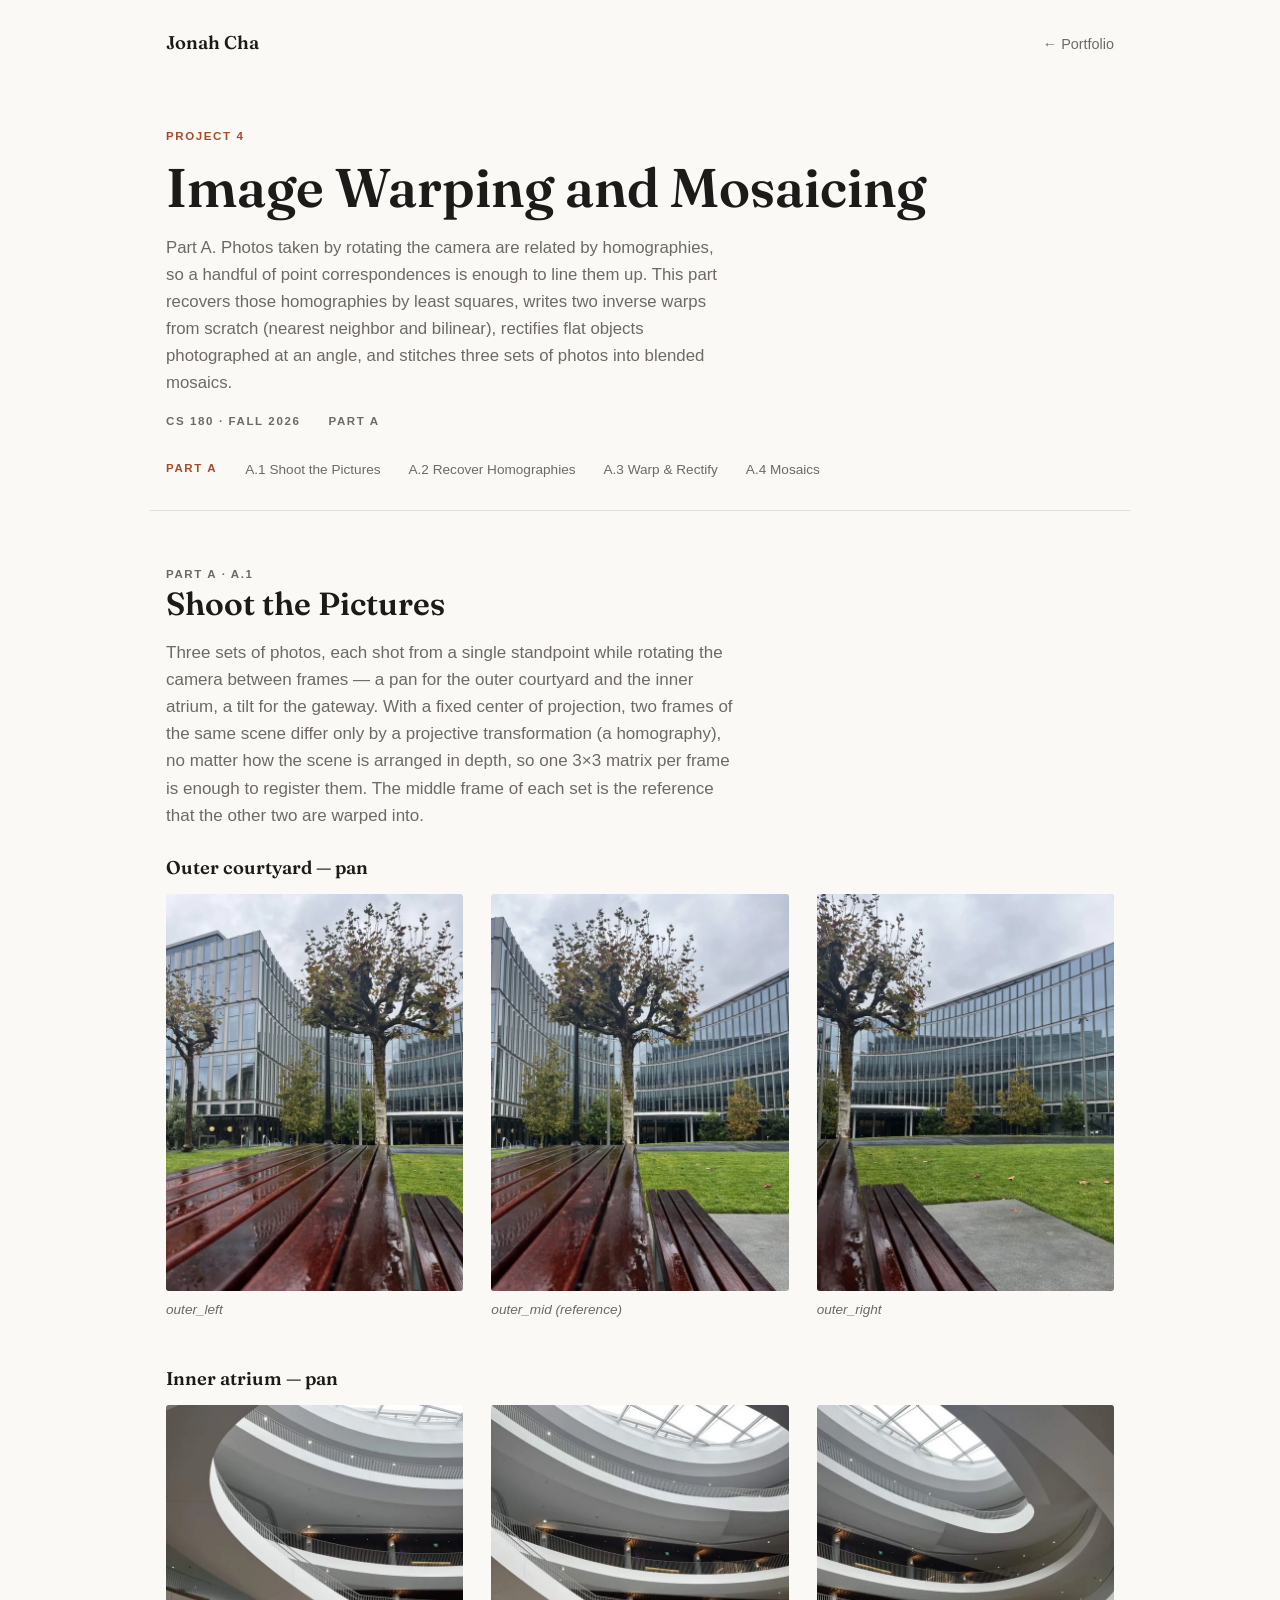
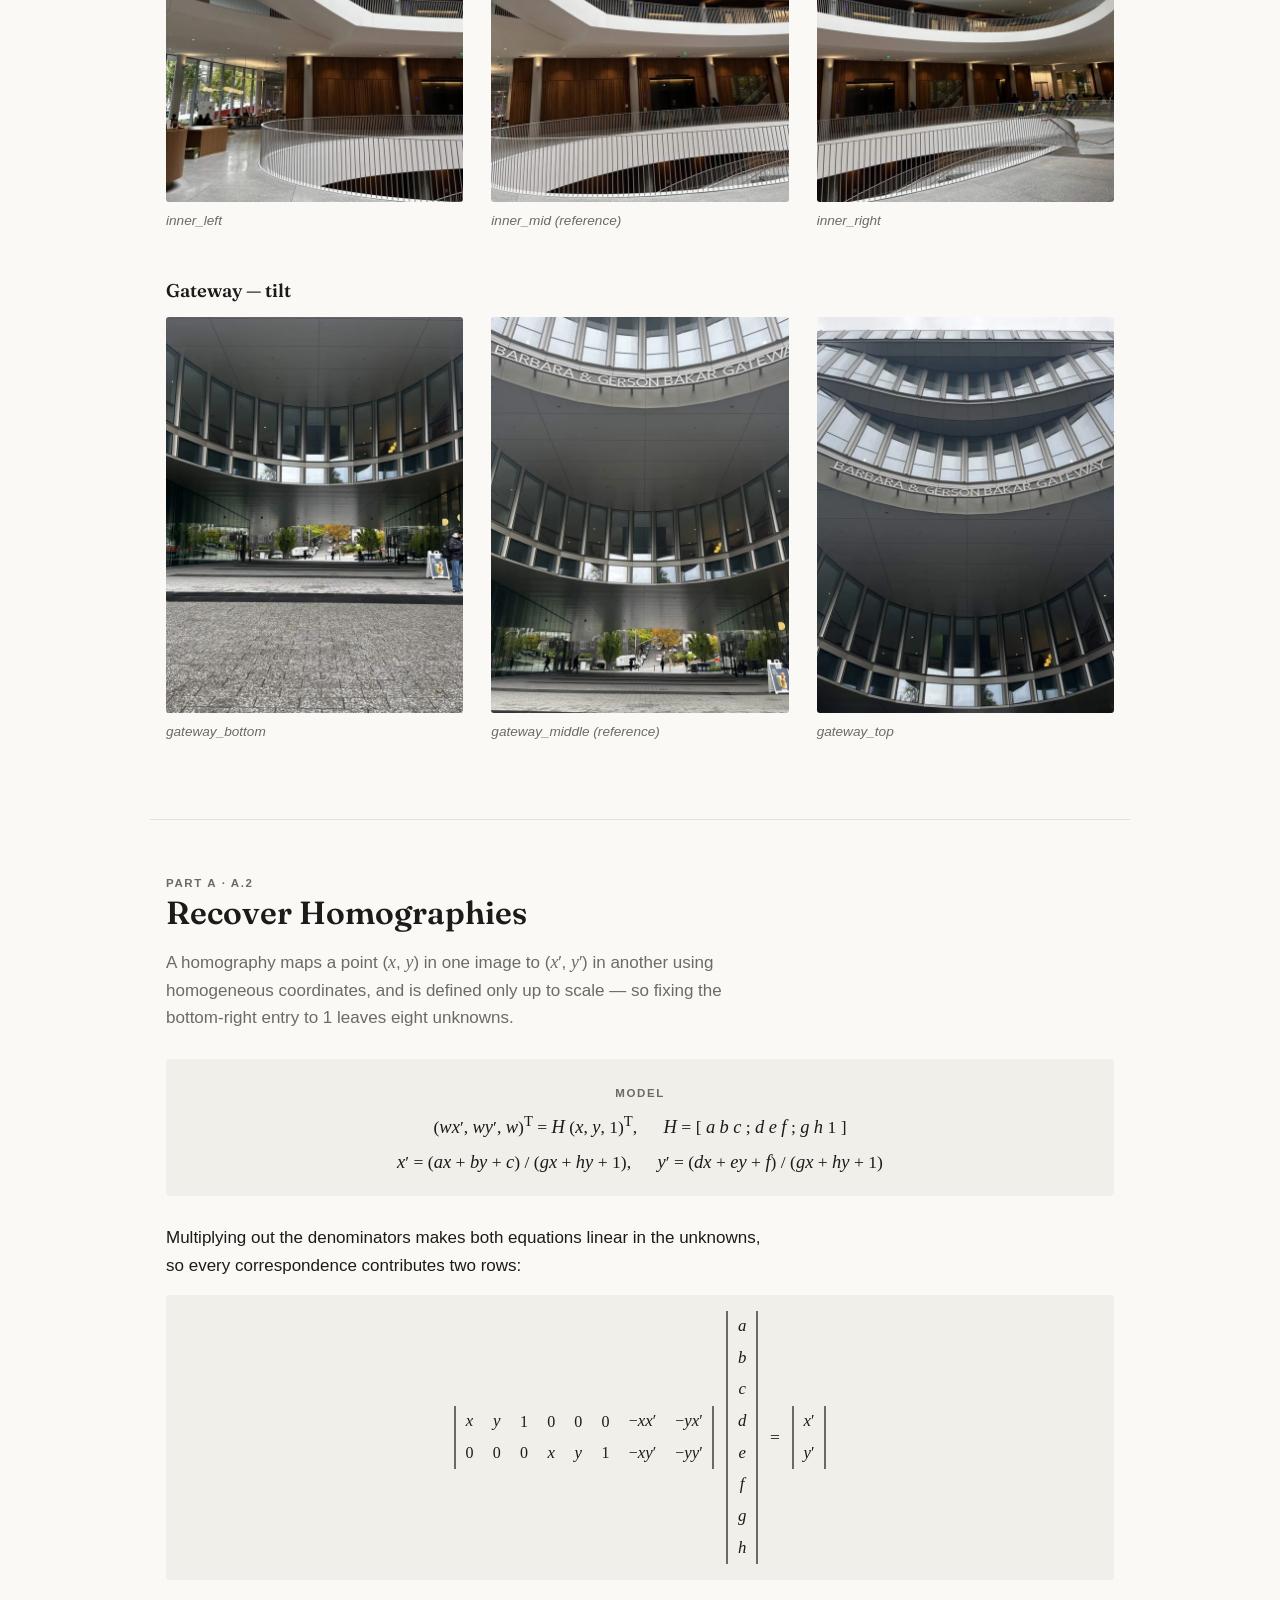
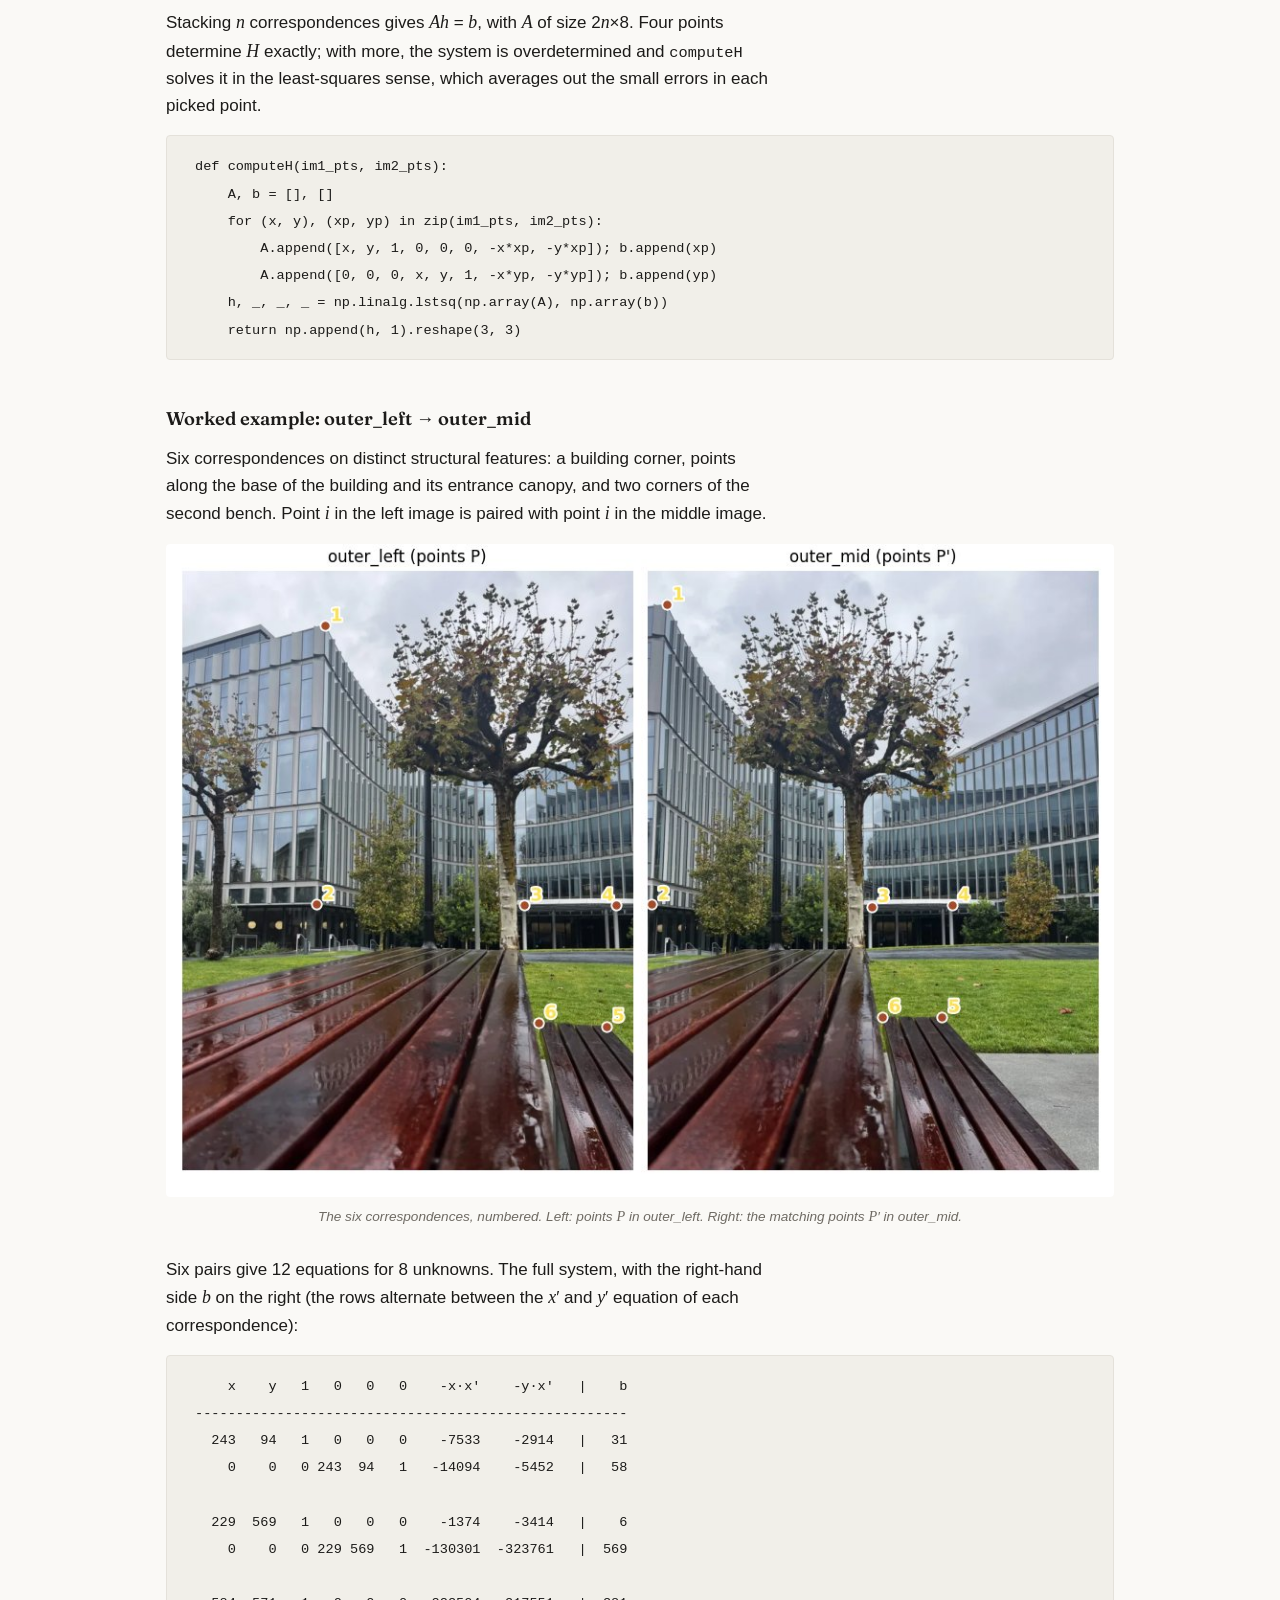
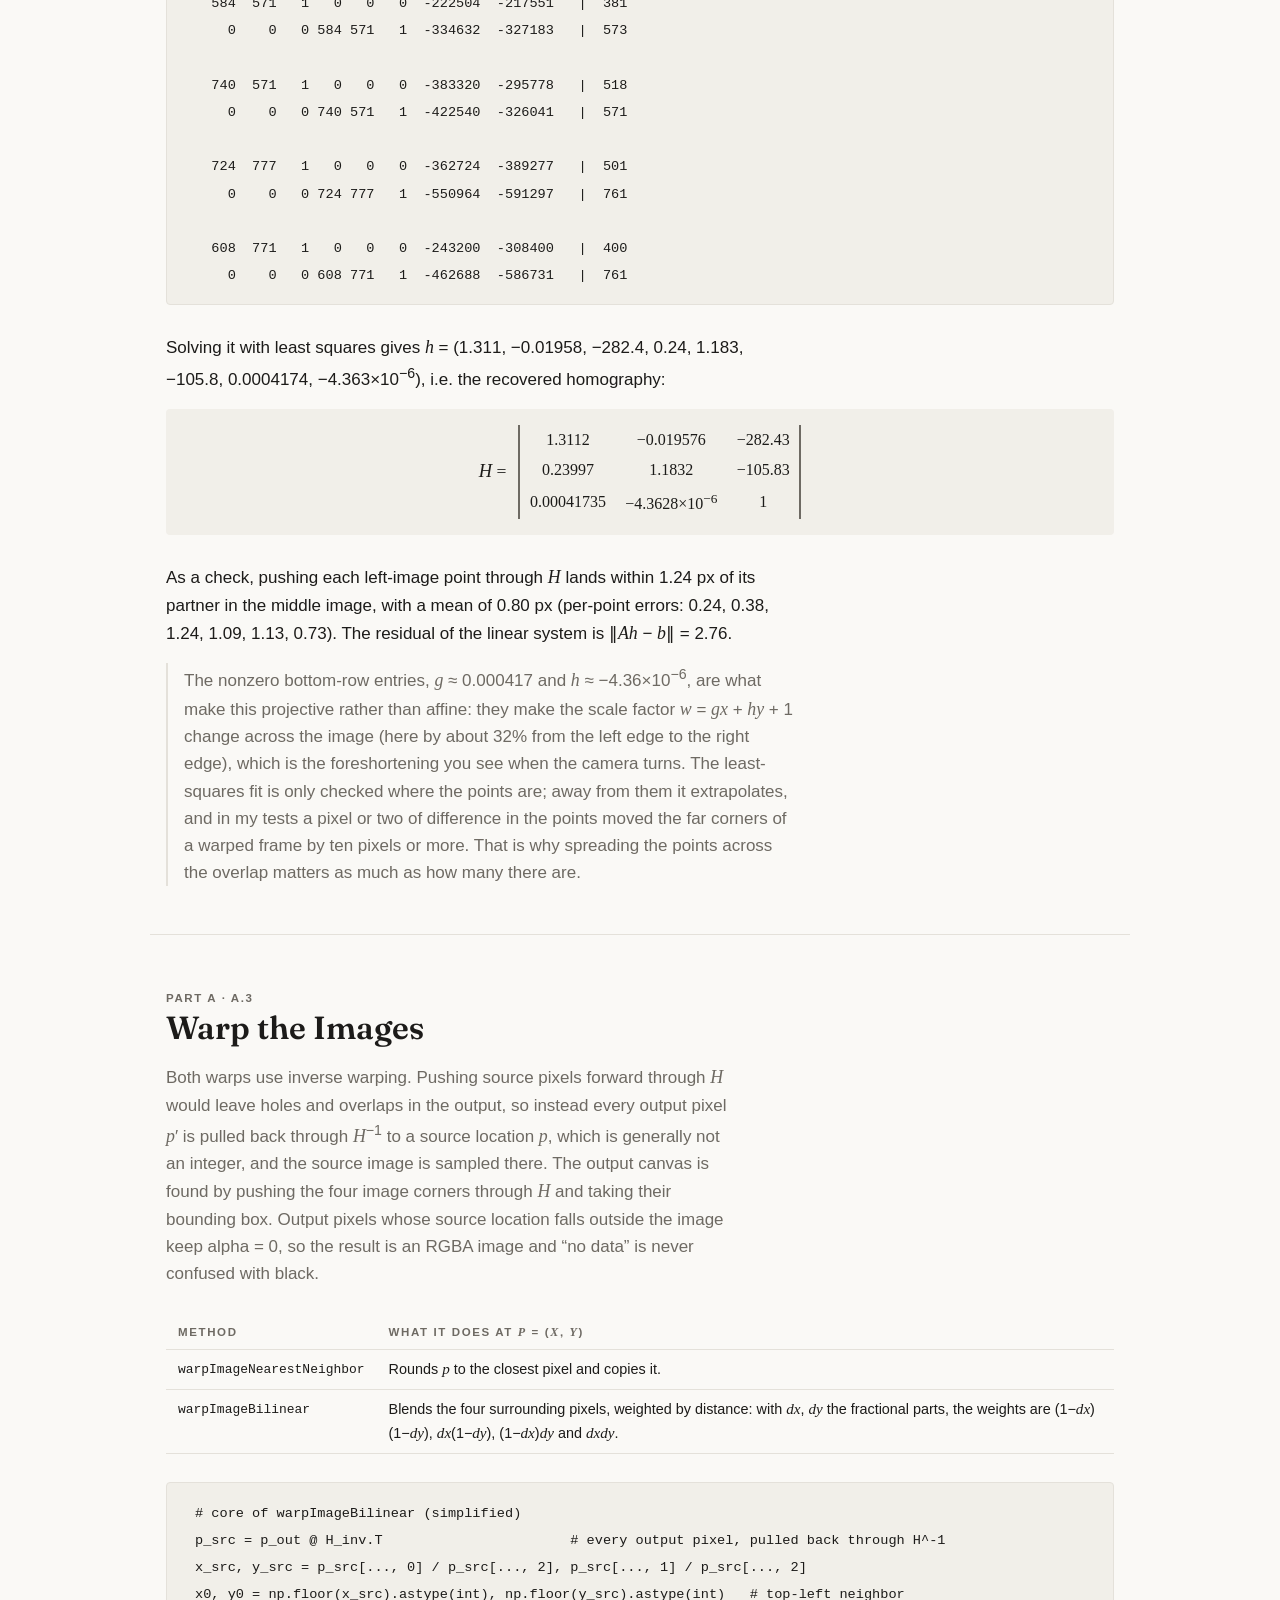
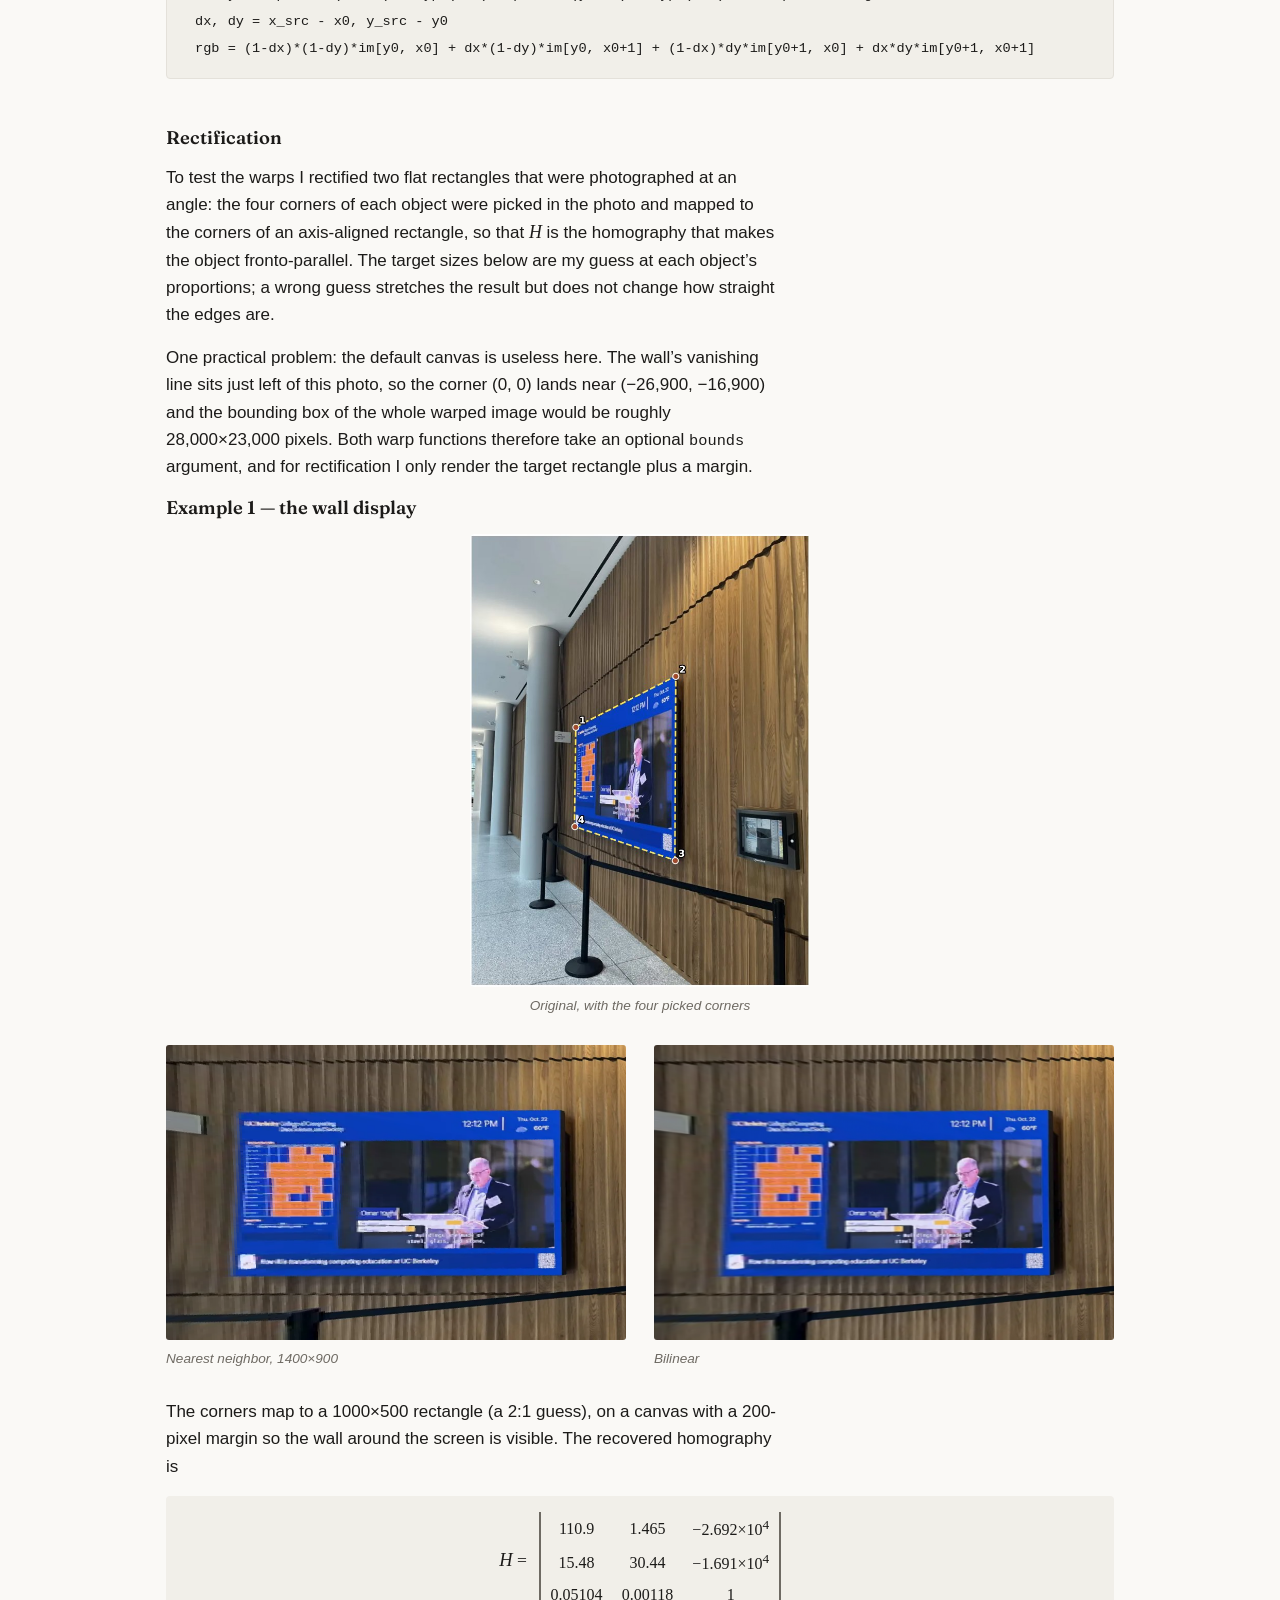
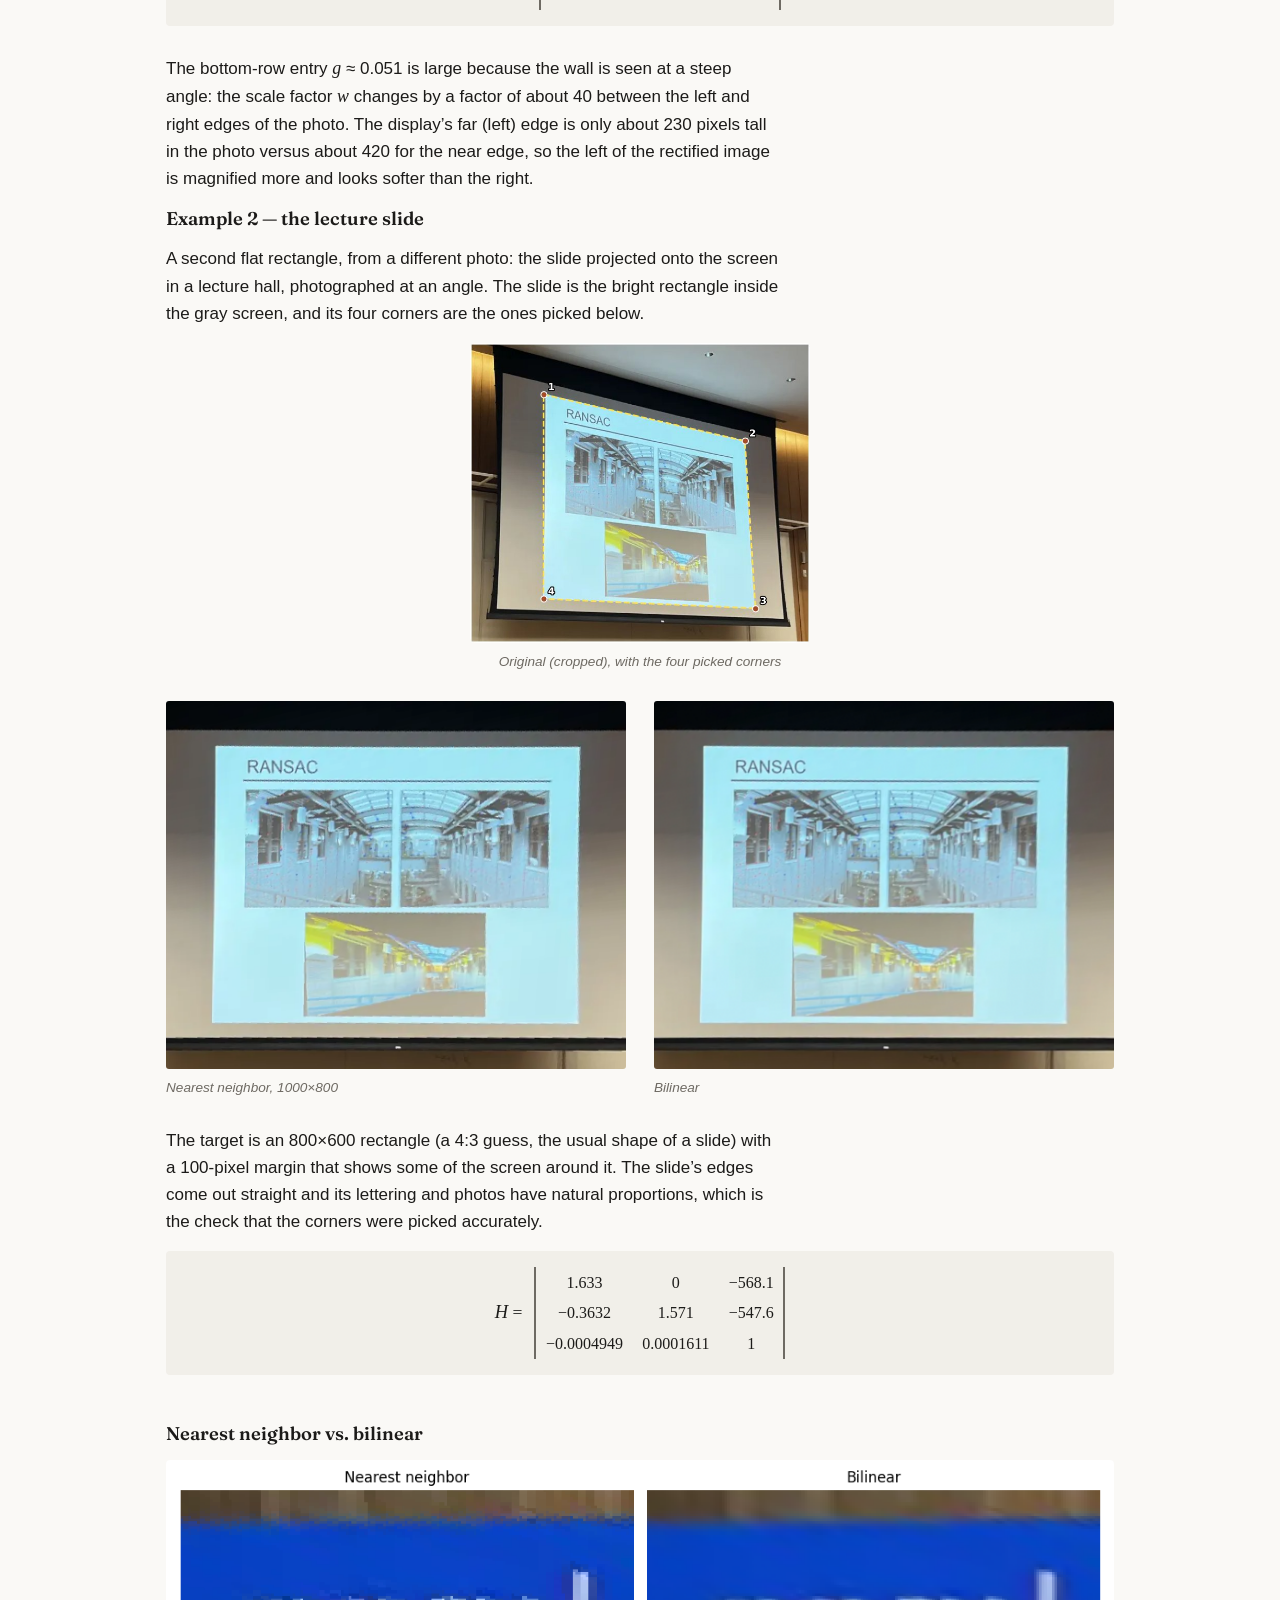
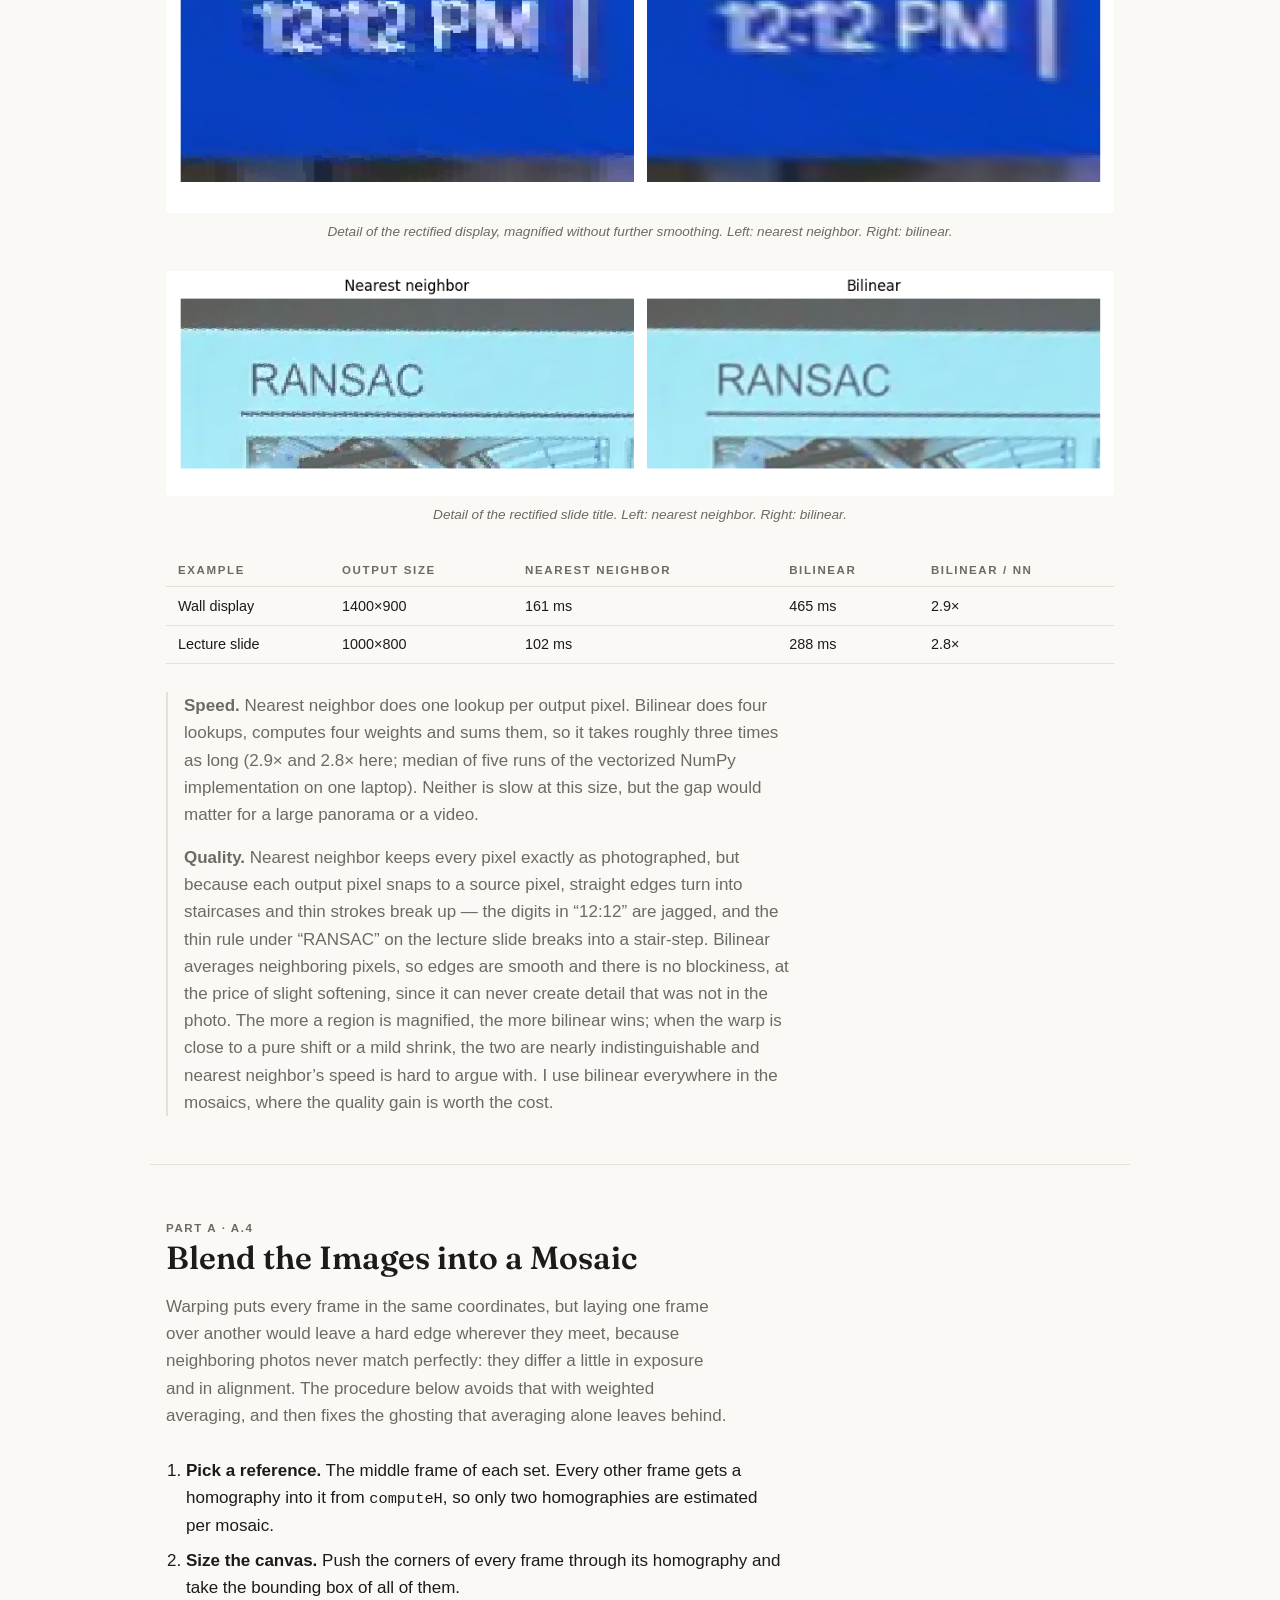
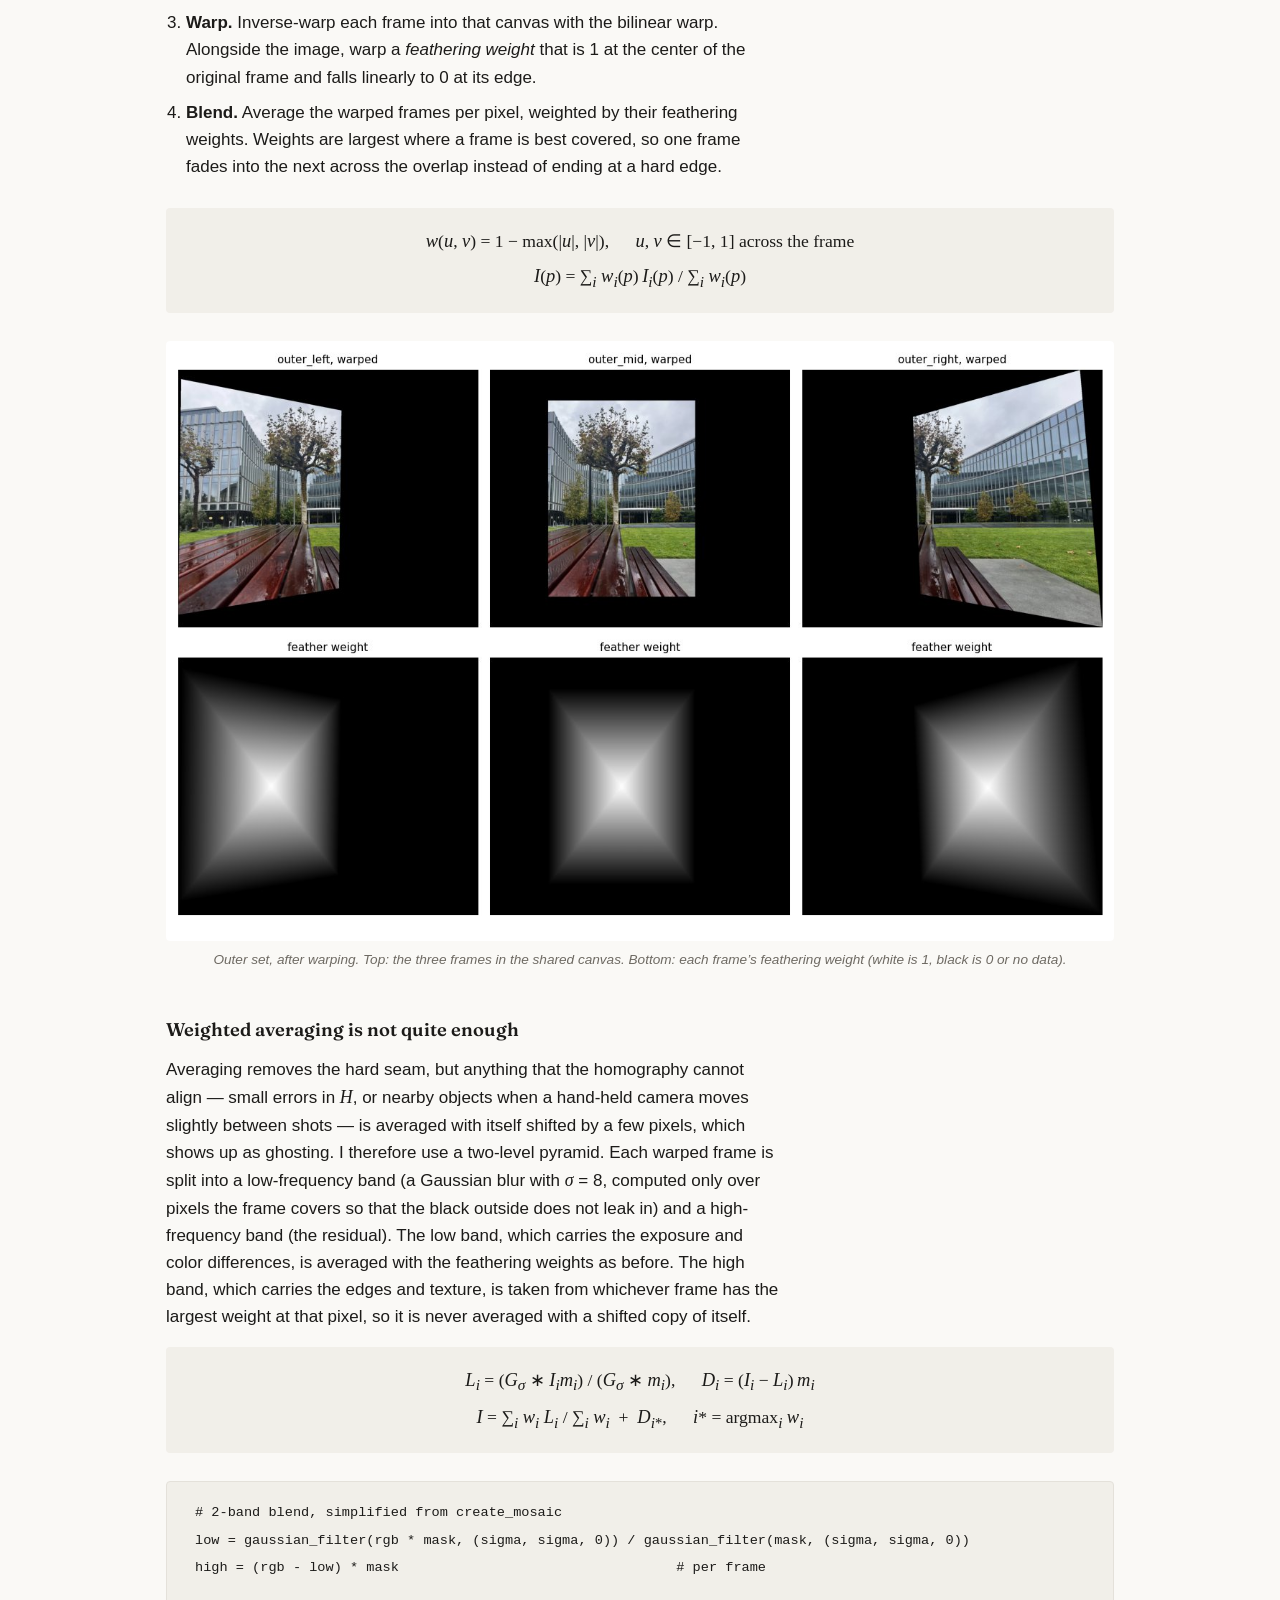
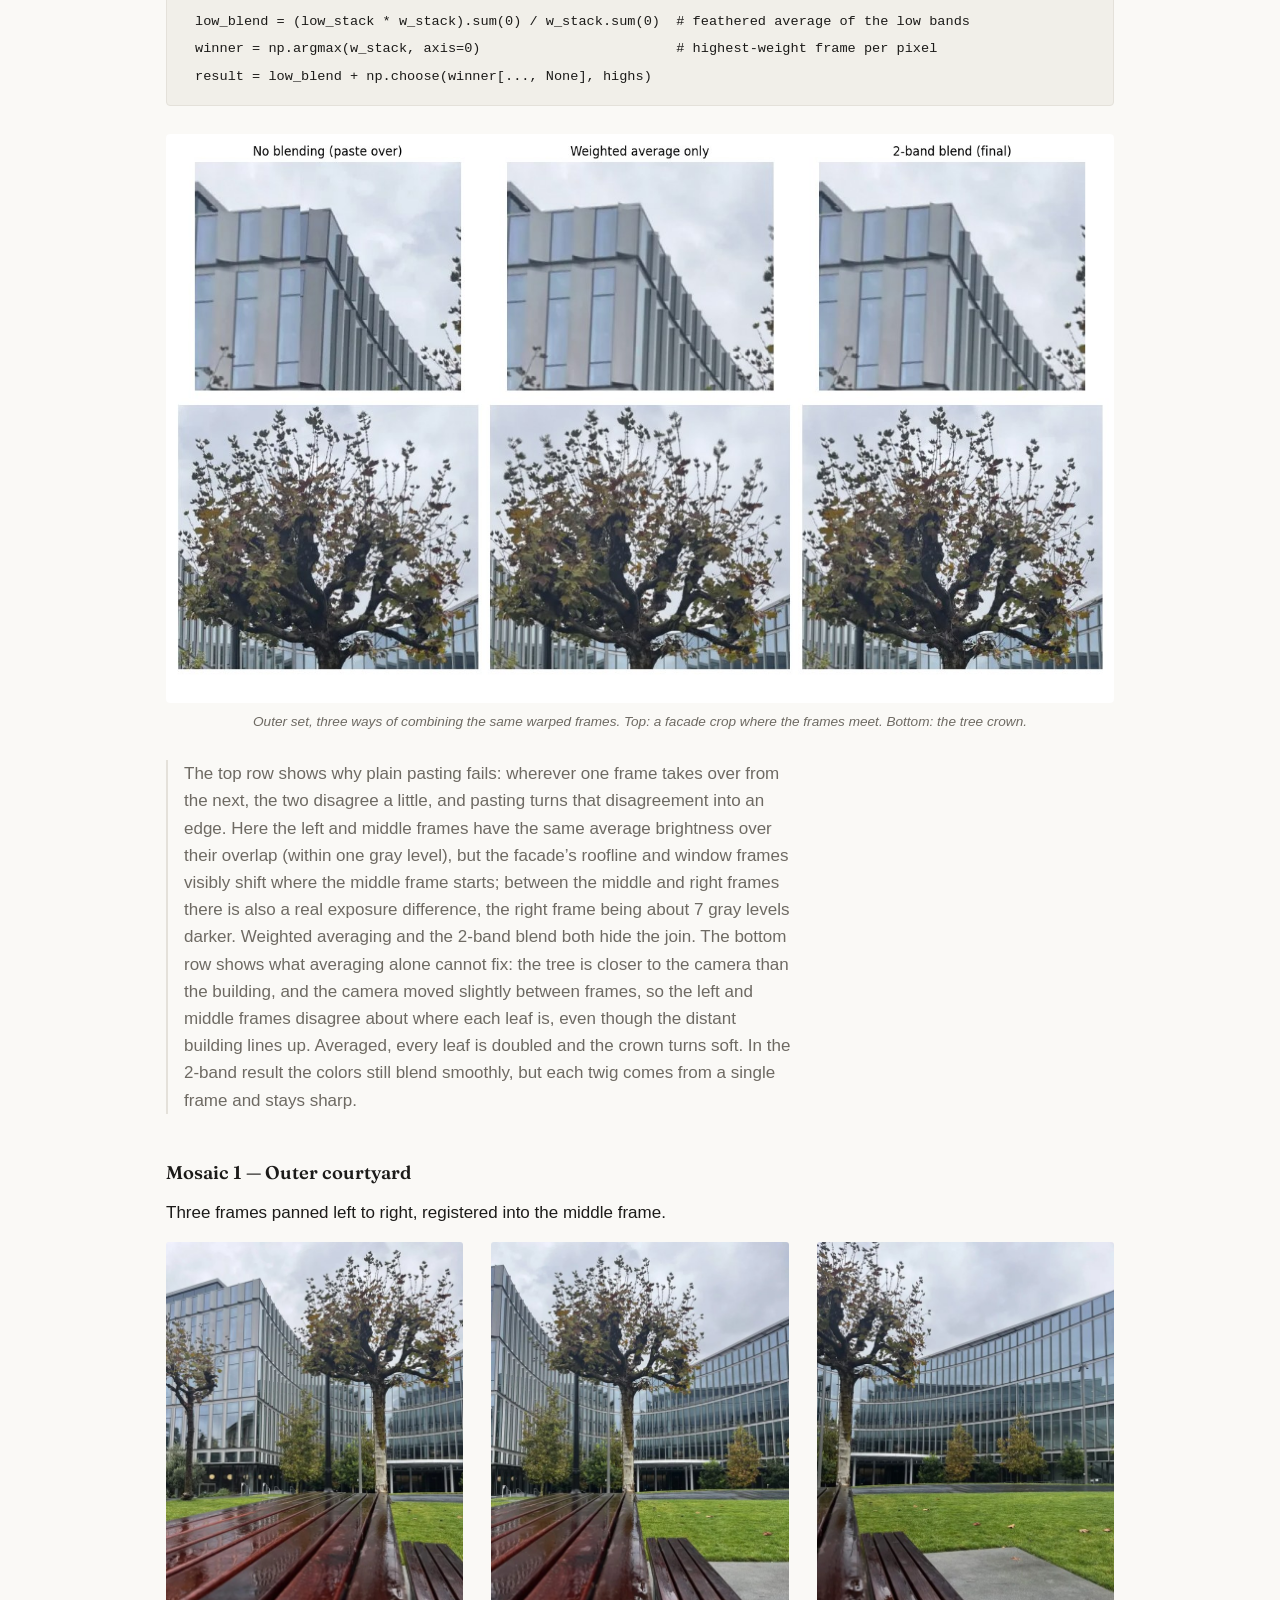
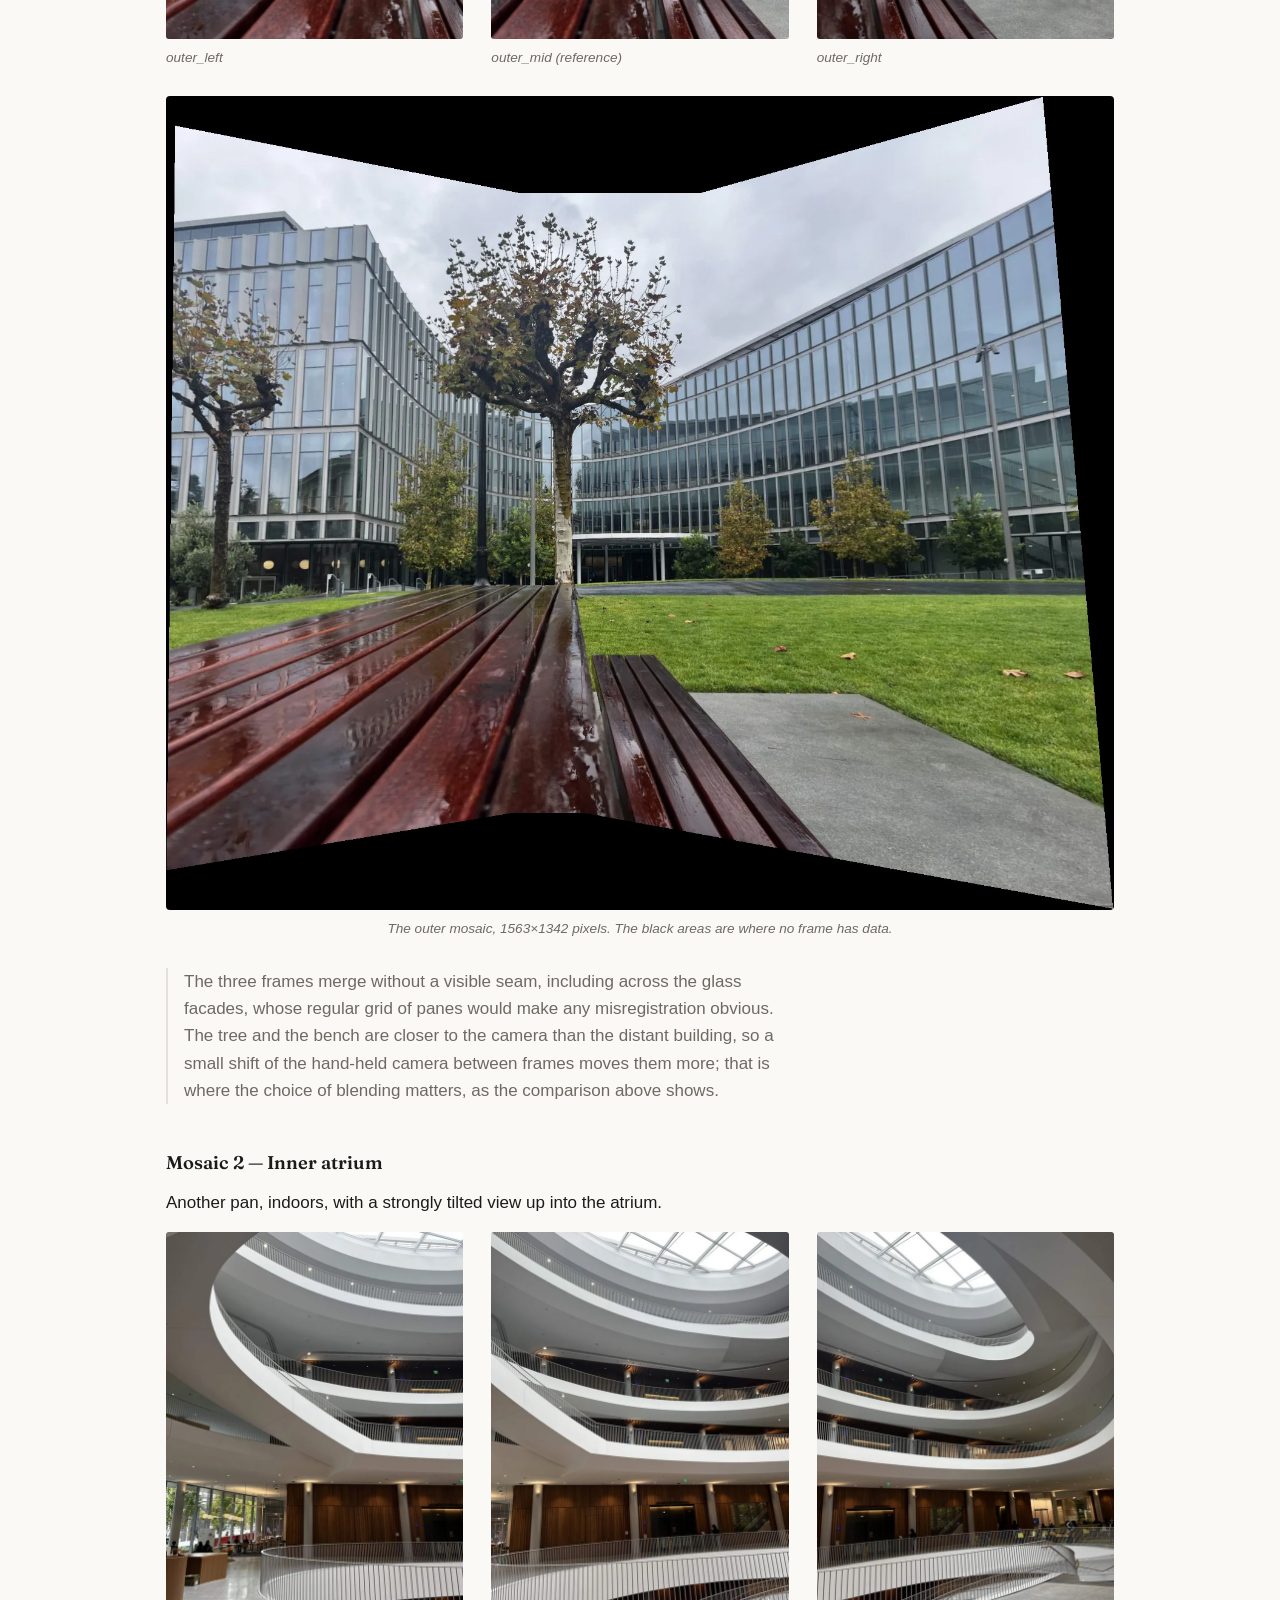
<file: proj4/index.html>
<!DOCTYPE html>
<html lang="en">
<head>
  <meta charset="UTF-8">
  <meta name="viewport" content="width=device-width, initial-scale=1.0">
  <title>Project 4 &mdash; Image Warping and Mosaicing</title>
  <link rel="preconnect" href="https://fonts.googleapis.com">
  <link rel="preconnect" href="https://fonts.gstatic.com" crossorigin>
  <link href="https://fonts.googleapis.com/css2?family=Fraunces:opsz,wght@9..144,500;9..144,600&display=swap" rel="stylesheet">
  <link rel="stylesheet" href="../style.css">
</head>
<body>

  <header class="site-header">
    <a class="site-name" href="../index.html">Jonah Cha</a>
    <nav class="site-nav">
      <a href="../index.html">&larr; Portfolio</a>
    </nav>
  </header>

  <main>

  <section class="hero">
    <span class="eyebrow accent">Project 4</span>
    <h1>Image Warping and Mosaicing</h1>
    <p class="intro">
      Part A. Photos taken by rotating the camera are related by homographies, so a handful of
      point correspondences is enough to line them up. This part recovers those homographies by least
      squares, writes two inverse warps from scratch (nearest neighbor and bilinear), rectifies flat
      objects photographed at an angle, and stitches three sets of photos into blended mosaics.
    </p>
    <div class="meta">
      <span class="eyebrow">CS 180 &middot; Fall 2026</span>
      <span class="eyebrow">Part A</span>
    </div>
  </section>

  <nav class="toc">
    <span class="eyebrow accent">Part A</span>
    <a href="#a-shoot">A.1 Shoot the Pictures</a>
    <a href="#a-homography">A.2 Recover Homographies</a>
    <a href="#a-warp">A.3 Warp &amp; Rectify</a>
    <a href="#a-mosaic">A.4 Mosaics</a>
  </nav>

  <section class="section" id="a-shoot">
    <span class="eyebrow">Part A &middot; A.1</span>
    <h2>Shoot the Pictures</h2>
    <p class="section-intro">
      Three sets of photos, each shot from a single standpoint while rotating the
      camera between frames &mdash; a pan for the outer courtyard and the inner
      atrium, a tilt for the gateway. With a fixed center of projection, two frames of
      the same scene differ only by a projective transformation (a homography), no
      matter how the scene is arranged in depth, so one 3&times;3 matrix per frame is
      enough to register them. The middle frame of each set is the reference that the
      other two are warped into.
    </p>

    <h3>Outer courtyard &mdash; pan</h3>
    <div class="gallery">
      <figure>
        <img src="out/src/outer_left.jpg" alt="Left frame of the outer courtyard: a glass office building, a pruned plane tree in the middle and a wet wooden bench in the foreground.">
        <figcaption>outer_left</figcaption>
      </figure>
      <figure>
        <img src="out/src/outer_mid.jpg" alt="Middle frame of the outer courtyard: the same tree and bench, with the building's glass wall curving away to the right.">
        <figcaption>outer_mid (reference)</figcaption>
      </figure>
      <figure>
        <img src="out/src/outer_right.jpg" alt="Right frame of the outer courtyard: the curved glass building across a lawn, the tree at the far left and the bench at lower left.">
        <figcaption>outer_right</figcaption>
      </figure>
    </div>

    <h3 class="subhead">Inner atrium &mdash; pan</h3>
    <div class="gallery">
      <figure>
        <img src="out/src/inner_left.jpg" alt="Left frame of the inner atrium: curved white balconies rising to a skylight, with a wood-paneled wall and a railing below.">
        <figcaption>inner_left</figcaption>
      </figure>
      <figure>
        <img src="out/src/inner_mid.jpg" alt="Middle frame of the inner atrium: the skylight overhead, stacked white balconies and the circular railing at the bottom.">
        <figcaption>inner_mid (reference)</figcaption>
      </figure>
      <figure>
        <img src="out/src/inner_right.jpg" alt="Right frame of the inner atrium: balconies and the skylight at upper left, wood paneling and the railing below.">
        <figcaption>inner_right</figcaption>
      </figure>
    </div>

    <h3 class="subhead">Gateway &mdash; tilt</h3>
    <div class="gallery">
      <figure>
        <img src="out/src/gateway_bottom.jpg" alt="Bottom frame of the gateway: the underside of a curved building above a paved plaza, with a view down a street.">
        <figcaption>gateway_bottom</figcaption>
      </figure>
      <figure>
        <img src="out/src/gateway_middle.jpg" alt="Middle frame of the gateway: the lettered sign on the curved facade above the open entrance.">
        <figcaption>gateway_middle (reference)</figcaption>
      </figure>
      <figure>
        <img src="out/src/gateway_top.jpg" alt="Top frame of the gateway: the upper floors of the curved glass facade, with the lettered sign across the middle.">
        <figcaption>gateway_top</figcaption>
      </figure>
    </div>
  </section>

  <section class="section" id="a-homography">
    <span class="eyebrow">Part A &middot; A.2</span>
    <h2>Recover Homographies</h2>
    <p class="section-intro">
      A homography maps a point (<var>x</var>,&nbsp;<var>y</var>) in one image to
      (<var>x</var>&prime;,&nbsp;<var>y</var>&prime;) in another using homogeneous
      coordinates, and is defined only up to scale &mdash; so fixing the bottom-right
      entry to 1 leaves eight unknowns.
    </p>

    <div class="equation">
      <span class="eyebrow">Model</span><br>
      (<var>w</var><var>x</var>&prime;, <var>w</var><var>y</var>&prime;, <var>w</var>)<sup>T</sup> = <var>H</var> (<var>x</var>, <var>y</var>, 1)<sup>T</sup>,
      &emsp; <var>H</var> = [ <var>a</var> <var>b</var> <var>c</var> ; <var>d</var> <var>e</var> <var>f</var> ; <var>g</var> <var>h</var> 1 ]
      <br>
      <var>x</var>&prime; = (<var>ax</var> + <var>by</var> + <var>c</var>) / (<var>gx</var> + <var>hy</var> + 1),
      &emsp; <var>y</var>&prime; = (<var>dx</var> + <var>ey</var> + <var>f</var>) / (<var>gx</var> + <var>hy</var> + 1)
    </div>

    <p>
      Multiplying out the denominators makes both equations linear in the unknowns, so
      every correspondence contributes two rows:
    </p>

    <div class="equation matrix-eq">
      <table class="matrix">
        <tr><td><var>x</var></td><td><var>y</var></td><td>1</td><td>0</td><td>0</td><td>0</td><td>&minus;<var>xx</var>&prime;</td><td>&minus;<var>yx</var>&prime;</td></tr>
        <tr><td>0</td><td>0</td><td>0</td><td><var>x</var></td><td><var>y</var></td><td>1</td><td>&minus;<var>xy</var>&prime;</td><td>&minus;<var>yy</var>&prime;</td></tr>
      </table>
      <table class="matrix">
        <tr><td><var>a</var></td></tr><tr><td><var>b</var></td></tr><tr><td><var>c</var></td></tr><tr><td><var>d</var></td></tr>
        <tr><td><var>e</var></td></tr><tr><td><var>f</var></td></tr><tr><td><var>g</var></td></tr><tr><td><var>h</var></td></tr>
      </table>
      <span>=</span>
      <table class="matrix">
        <tr><td><var>x</var>&prime;</td></tr><tr><td><var>y</var>&prime;</td></tr>
      </table>
    </div>

    <p>
      Stacking <var>n</var> correspondences gives <var>A</var><var>h</var>&nbsp;=&nbsp;<var>b</var>, with
      <var>A</var> of size 2<var>n</var>&times;8. Four points determine <var>H</var> exactly; with more, the
      system is overdetermined and <code>computeH</code> solves it in the least-squares sense,
      which averages out the small errors in each picked point.
    </p>

    <pre class="code-block"><code>def computeH(im1_pts, im2_pts):
    A, b = [], []
    for (x, y), (xp, yp) in zip(im1_pts, im2_pts):
        A.append([x, y, 1, 0, 0, 0, -x*xp, -y*xp]); b.append(xp)
        A.append([0, 0, 0, x, y, 1, -x*yp, -y*yp]); b.append(yp)
    h, _, _, _ = np.linalg.lstsq(np.array(A), np.array(b))
    return np.append(h, 1).reshape(3, 3)</code></pre>

    <h3 class="subhead">Worked example: outer_left &rarr; outer_mid</h3>
    <p>
      Six correspondences on distinct structural features: a building corner, points along the base
      of the building and its entrance canopy, and two corners of the second bench. Point <var>i</var> in the left image is paired with
      point <var>i</var> in the middle image.
    </p>

    <figure class="feature lg">
      <img src="out/a2_correspondences.jpg" alt="The outer_left and outer_mid photos side by side with six numbered red points on matching features: a building corner, points along the building base and entrance canopy, and two corners of the second bench.">
      <figcaption>The six correspondences, numbered. Left: points <var>P</var> in outer_left. Right: the matching points <var>P</var>&prime; in outer_mid.</figcaption>
    </figure>

    <p>
      Six pairs give 12 equations for 8 unknowns. The full system, with the right-hand
      side <var>b</var> on the right (the rows alternate between the <var>x</var>&prime; and
      <var>y</var>&prime; equation of each correspondence):
    </p>

    <pre class="code-block"><code>    x    y   1   0   0   0    -x·x′    -y·x′   |    b
-----------------------------------------------------
  243   94   1   0   0   0    -7533    -2914   |   31
    0    0   0 243  94   1   -14094    -5452   |   58

  229  569   1   0   0   0    -1374    -3414   |    6
    0    0   0 229 569   1  -130301  -323761   |  569

  584  571   1   0   0   0  -222504  -217551   |  381
    0    0   0 584 571   1  -334632  -327183   |  573

  740  571   1   0   0   0  -383320  -295778   |  518
    0    0   0 740 571   1  -422540  -326041   |  571

  724  777   1   0   0   0  -362724  -389277   |  501
    0    0   0 724 777   1  -550964  -591297   |  761

  608  771   1   0   0   0  -243200  -308400   |  400
    0    0   0 608 771   1  -462688  -586731   |  761</code></pre>

    <p>
      Solving it with least squares gives <var>h</var> = (1.311, &minus;0.01958, &minus;282.4, 0.24, 1.183, &minus;105.8, 0.0004174, &minus;4.363&times;10<sup>&minus;6</sup>), i.e. the recovered homography:
    </p>

<div class="equation matrix-eq"><span><var>H</var> =</span><table class="matrix"><tr><td>1.3112</td><td>&minus;0.019576</td><td>&minus;282.43</td></tr><tr><td>0.23997</td><td>1.1832</td><td>&minus;105.83</td></tr><tr><td>0.00041735</td><td>&minus;4.3628&times;10<sup>&minus;6</sup></td><td>1</td></tr></table></div>
    <p>
      As a check, pushing each left-image point through <var>H</var> lands within
      1.24&nbsp;px of its partner in the middle image, with a mean of
      0.80&nbsp;px (per-point errors: 0.24, 0.38, 1.24, 1.09, 1.13, 0.73).
      The residual of the linear system is &#8214;<var>Ah</var>&nbsp;&minus;&nbsp;<var>b</var>&#8214;&nbsp;=&nbsp;2.76.
    </p>

    <div class="reflection">
      <p>
        The nonzero bottom-row entries, <var>g</var>&nbsp;&asymp;&nbsp;0.000417 and
        <var>h</var>&nbsp;&asymp;&nbsp;&minus;4.36&times;10<sup>&minus;6</sup>, are what make this projective rather than
        affine: they make the scale factor <var>w</var> = <var>gx</var> + <var>hy</var> + 1 change across the image
        (here by about 32% from the left edge to the right edge), which is the
        foreshortening you see when the camera turns. The least-squares fit is only checked where the points
        are; away from them it extrapolates, and in my tests a pixel or two of difference in the points moved the far
        corners of a warped frame by ten pixels or more. That is why spreading the points across the overlap
        matters as much as how many there are.
      </p>
    </div>
  </section>

  <section class="section" id="a-warp">
    <span class="eyebrow">Part A &middot; A.3</span>
    <h2>Warp the Images</h2>
    <p class="section-intro">
      Both warps use inverse warping. Pushing source pixels forward through <var>H</var> would leave
      holes and overlaps in the output, so instead every output pixel
      <var>p</var>&prime; is pulled back through <var>H</var><sup>&minus;1</sup> to a source location
      <var>p</var>, which is generally not an integer, and the source image is sampled there. The
      output canvas is found by pushing the four image corners through <var>H</var> and taking their
      bounding box. Output pixels whose source location falls outside the image keep
      alpha&nbsp;=&nbsp;0, so the result is an RGBA image and &ldquo;no data&rdquo; is never confused with
      black.
    </p>

    <div class="table-wrap">
      <table class="data">
        <tr><th>Method</th><th>What it does at <var>p</var> = (<var>x</var>, <var>y</var>)</th></tr>
        <tr><td><code>warpImageNearestNeighbor</code></td><td>Rounds <var>p</var> to the closest pixel and copies it.</td></tr>
        <tr><td><code>warpImageBilinear</code></td><td>Blends the four surrounding pixels, weighted by distance: with <var>dx</var>, <var>dy</var> the fractional parts, the weights are (1&minus;<var>dx</var>)(1&minus;<var>dy</var>), <var>dx</var>(1&minus;<var>dy</var>), (1&minus;<var>dx</var>)<var>dy</var> and <var>dx</var><var>dy</var>.</td></tr>
      </table>
    </div>

    <pre class="code-block"><code># core of warpImageBilinear (simplified)
p_src = p_out @ H_inv.T                       # every output pixel, pulled back through H^-1
x_src, y_src = p_src[..., 0] / p_src[..., 2], p_src[..., 1] / p_src[..., 2]
x0, y0 = np.floor(x_src).astype(int), np.floor(y_src).astype(int)   # top-left neighbor
dx, dy = x_src - x0, y_src - y0
rgb = (1-dx)*(1-dy)*im[y0, x0] + dx*(1-dy)*im[y0, x0+1] + (1-dx)*dy*im[y0+1, x0] + dx*dy*im[y0+1, x0+1]</code></pre>

    <h3 class="subhead">Rectification</h3>
    <p>
      To test the warps I rectified two flat rectangles that were photographed at an angle: the
      four corners of each object were picked in the photo and mapped to the corners of an
      axis-aligned rectangle, so that <var>H</var> is the homography that makes the object
      fronto-parallel. The target sizes below are my guess at each object&rsquo;s proportions; a wrong
      guess stretches the result but does not change how straight the edges are.
    </p>
    <p>
      One practical problem: the default canvas is useless here. The wall&rsquo;s vanishing line sits just
      left of this photo, so the corner (0,&nbsp;0) lands near (&minus;26,900,&nbsp;&minus;16,900) and the bounding box of
      the whole warped image would be roughly 28,000&times;23,000 pixels. Both warp functions therefore
      take an optional <code>bounds</code> argument, and for rectification I only render the target
      rectangle plus a margin.
    </p>

    <h3>Example 1 &mdash; the wall display</h3>
    <figure class="feature sm">
      <img src="out/a3_display_orig.jpg" alt="The hallway photo with the four picked corners of the large wall display marked and joined by a dashed yellow quadrilateral.">
      <figcaption>Original, with the four picked corners</figcaption>
    </figure>
    <div class="compare">
      <figure>
        <img src="out/a3_display_nn.png" alt="The display warped to a rectangle with nearest-neighbor sampling: the screen is now a straight-edged rectangle with the wooden wall around it.">
        <figcaption>Nearest neighbor, 1400&times;900</figcaption>
      </figure>
      <figure>
        <img src="out/a3_display_bilinear.png" alt="The same rectified display with bilinear sampling: edges and text are smoother.">
        <figcaption>Bilinear</figcaption>
      </figure>
    </div>

    <p>
      The corners map to a 1000&times;500 rectangle (a 2:1 guess), on a canvas with a 200-pixel margin
      so the wall around the screen is visible. The recovered homography is
    </p>
<div class="equation matrix-eq"><span><var>H</var> =</span><table class="matrix"><tr><td>110.9</td><td>1.465</td><td>&minus;2.692&times;10<sup>4</sup></td></tr><tr><td>15.48</td><td>30.44</td><td>&minus;1.691&times;10<sup>4</sup></td></tr><tr><td>0.05104</td><td>0.00118</td><td>1</td></tr></table></div>
    <p>
      The bottom-row entry <var>g</var>&nbsp;&asymp;&nbsp;0.051 is large because the wall
      is seen at a steep angle: the scale factor <var>w</var> changes by a factor of about 40 between the left and right edges of
      the photo. The display&rsquo;s far (left) edge is only about 230 pixels tall in the photo versus about 420 for
      the near edge, so the left of the rectified image is magnified more and looks softer than the right.
    </p>

    <h3>Example 2 &mdash; the lecture slide</h3>
    <p>
      A second flat rectangle, from a different photo: the slide projected onto the screen in a lecture hall,
      photographed at an angle. The slide is the bright rectangle inside the gray screen, and its four
      corners are the ones picked below.
    </p>
    <figure class="feature sm">
      <img src="out/a3_lecture_orig.jpg" alt="The lecture-hall screen showing a slide titled RANSAC, with the slide's four corners marked and joined by a dashed yellow quadrilateral; seen from the side, the slide is a skewed trapezoid.">
      <figcaption>Original (cropped), with the four picked corners</figcaption>
    </figure>
    <div class="compare">
      <figure>
        <img src="out/a3_lecture_nn.png" alt="The slide warped to a 4:3 rectangle with nearest-neighbor sampling: the title RANSAC and the two hallway photos are now square-on.">
        <figcaption>Nearest neighbor, 1000&times;800</figcaption>
      </figure>
      <figure>
        <img src="out/a3_lecture_bilinear.png" alt="The same rectified slide with bilinear sampling: edges and lettering are smooth.">
        <figcaption>Bilinear</figcaption>
      </figure>
    </div>

    <p>
      The target is an 800&times;600 rectangle (a 4:3 guess, the usual shape of a slide) with a 100-pixel margin
      that shows some of the screen around it. The slide&rsquo;s edges come out straight and its lettering and
      photos have natural proportions, which is the check that the corners were picked accurately.
    </p>
<div class="equation matrix-eq"><span><var>H</var> =</span><table class="matrix"><tr><td>1.633</td><td>0</td><td>&minus;568.1</td></tr><tr><td>&minus;0.3632</td><td>1.571</td><td>&minus;547.6</td></tr><tr><td>&minus;0.0004949</td><td>0.0001611</td><td>1</td></tr></table></div>

    <h3 class="subhead">Nearest neighbor vs. bilinear</h3>
    <figure class="feature lg">
      <img src="out/a3_display_zoom.png" alt="A close-up of the time text 12:12 PM on the rectified display. Nearest neighbor shows jagged, blocky glyphs; bilinear shows smooth but slightly soft glyphs.">
      <figcaption>Detail of the rectified display, magnified without further smoothing. Left: nearest neighbor. Right: bilinear.</figcaption>
    </figure>

    <figure class="feature lg">
      <img src="out/a3_lecture_zoom.png" alt="A close-up of the title RANSAC and the rule under it on the rectified slide. Nearest neighbor gives a jagged, stair-stepped rule and rough letter edges; bilinear is smooth.">
      <figcaption>Detail of the rectified slide title. Left: nearest neighbor. Right: bilinear.</figcaption>
    </figure>


    <div class="table-wrap">
      <table class="data">
        <tr><th>Example</th><th>Output size</th><th>Nearest neighbor</th><th>Bilinear</th><th>Bilinear / NN</th></tr>
        <tr><td>Wall display</td><td>1400&times;900</td><td>161&nbsp;ms</td><td>465&nbsp;ms</td><td>2.9&times;</td></tr>
        <tr><td>Lecture slide</td><td>1000&times;800</td><td>102&nbsp;ms</td><td>288&nbsp;ms</td><td>2.8&times;</td></tr>
      </table>
    </div>

    <div class="reflection">
      <p>
        <strong>Speed.</strong> Nearest neighbor does one lookup per output pixel. Bilinear does four lookups,
        computes four weights and sums them, so it takes roughly three times as long
        (2.9&times; and 2.8&times; here; median of five runs of the vectorized NumPy
        implementation on one laptop). Neither is slow at this size, but the gap would matter for a
        large panorama or a video.
      </p>
      <p>
        <strong>Quality.</strong> Nearest neighbor keeps every pixel exactly as photographed, but because
        each output pixel snaps to a source pixel, straight edges turn into staircases and thin strokes
        break up &mdash; the digits in &ldquo;12:12&rdquo; are jagged, and the thin rule under &ldquo;RANSAC&rdquo; on
        the lecture slide breaks into a stair-step. Bilinear averages neighboring pixels, so edges are smooth and
        there is no blockiness, at the price of slight softening, since it can never create detail that
        was not in the photo. The more a region is magnified, the more bilinear wins; when the warp is close to a
        pure shift or a mild shrink, the two are nearly indistinguishable and nearest neighbor&rsquo;s
        speed is hard to argue with. I use bilinear everywhere in the mosaics, where the quality gain
        is worth the cost.
      </p>
    </div>
  </section>

  <section class="section" id="a-mosaic">
    <span class="eyebrow">Part A &middot; A.4</span>
    <h2>Blend the Images into a Mosaic</h2>
    <p class="section-intro">
      Warping puts every frame in the same coordinates, but laying one frame over another would leave a hard
      edge wherever they meet, because neighboring photos never match perfectly: they differ a little in exposure and in alignment. The procedure
      below avoids that with weighted averaging, and then fixes the ghosting that averaging alone leaves behind.
    </p>

    <ol class="steps">
      <li><strong>Pick a reference.</strong> The middle frame of each set. Every other frame gets a homography
        into it from <code>computeH</code>, so only two homographies are estimated per mosaic.</li>
      <li><strong>Size the canvas.</strong> Push the corners of every frame through its homography and take the
        bounding box of all of them.</li>
      <li><strong>Warp.</strong> Inverse-warp each frame into that canvas with the bilinear warp. Alongside the
        image, warp a <em>feathering weight</em> that is 1 at the center of the original frame and falls linearly to 0 at its edge.</li>
      <li><strong>Blend.</strong> Average the warped frames per pixel, weighted by their feathering weights.
        Weights are largest where a frame is best covered, so one frame fades into the next across the
        overlap instead of ending at a hard edge.</li>
    </ol>

    <div class="equation">
      <var>w</var>(<var>u</var>, <var>v</var>) = 1 &minus; max(|<var>u</var>|, |<var>v</var>|),
      &emsp; <var>u</var>, <var>v</var> &isin; [&minus;1, 1] across the frame
      <br>
      <var>I</var>(<var>p</var>) = &sum;<sub><var>i</var></sub> <var>w</var><sub><var>i</var></sub>(<var>p</var>)&thinsp;<var>I</var><sub><var>i</var></sub>(<var>p</var>) / &sum;<sub><var>i</var></sub> <var>w</var><sub><var>i</var></sub>(<var>p</var>)
    </div>

    <figure class="feature lg">
      <img src="out/a4_outer_layers.jpg" alt="A grid of six panels. Top row: the outer left, middle and right frames warped into the shared canvas on black. Bottom row: their feathering weights as bright-center, dark-edge gradients with the same warped outlines.">
      <figcaption>Outer set, after warping. Top: the three frames in the shared canvas. Bottom: each frame&rsquo;s feathering weight (white is 1, black is 0 or no data).</figcaption>
    </figure>

    <h3 class="subhead">Weighted averaging is not quite enough</h3>
    <p>
      Averaging removes the hard seam, but anything that the homography cannot align &mdash; small errors in
      <var>H</var>, or nearby objects when a hand-held camera moves slightly between shots &mdash; is averaged with
      itself shifted by a few pixels, which shows up as ghosting. I therefore use a two-level
      pyramid. Each warped frame is split into a low-frequency band (a Gaussian blur with
      <var>&sigma;</var>&nbsp;=&nbsp;8, computed only over pixels the frame covers so that the black outside does
      not leak in) and a high-frequency band (the residual). The low band, which carries the exposure and
      color differences, is averaged with the feathering weights as before. The high band, which carries the
      edges and texture, is taken from whichever frame has the largest weight at that pixel, so it is never
      averaged with a shifted copy of itself.
    </p>

    <div class="equation">
      <var>L</var><sub><var>i</var></sub> = (<var>G</var><sub><var>&sigma;</var></sub> &lowast; <var>I</var><sub><var>i</var></sub><var>m</var><sub><var>i</var></sub>) / (<var>G</var><sub><var>&sigma;</var></sub> &lowast; <var>m</var><sub><var>i</var></sub>),
      &emsp; <var>D</var><sub><var>i</var></sub> = (<var>I</var><sub><var>i</var></sub> &minus; <var>L</var><sub><var>i</var></sub>)&thinsp;<var>m</var><sub><var>i</var></sub>
      <br>
      <var>I</var> = &sum;<sub><var>i</var></sub> <var>w</var><sub><var>i</var></sub> <var>L</var><sub><var>i</var></sub> / &sum;<sub><var>i</var></sub> <var>w</var><sub><var>i</var></sub> &nbsp;+&nbsp; <var>D</var><sub><var>i</var>*</sub>,
      &emsp; <var>i</var>* = argmax<sub><var>i</var></sub> <var>w</var><sub><var>i</var></sub>
    </div>

    <pre class="code-block"><code># 2-band blend, simplified from create_mosaic
low = gaussian_filter(rgb * mask, (sigma, sigma, 0)) / gaussian_filter(mask, (sigma, sigma, 0))
high = (rgb - low) * mask                                  # per frame

low_blend = (low_stack * w_stack).sum(0) / w_stack.sum(0)  # feathered average of the low bands
winner = np.argmax(w_stack, axis=0)                        # highest-weight frame per pixel
result = low_blend + np.choose(winner[..., None], highs)</code></pre>

    <figure class="feature lg">
      <img src="out/a4_blend_compare.jpg" alt="Two rows of three crops of the outer mosaic. Top row, a building corner: pasting frames over each other shows a hard vertical seam; weighted averaging and the 2-band blend both hide it. Bottom row, the tree: weighted averaging doubles leaves and twigs; pasting and the 2-band blend show one crisp tree.">
      <figcaption>Outer set, three ways of combining the same warped frames. Top: a facade crop where the frames meet. Bottom: the tree crown.</figcaption>
    </figure>

    <div class="reflection">
      <p>
        The top row shows why plain pasting fails: wherever one frame takes over from the next, the two disagree
        a little, and pasting turns that disagreement into an edge. Here the left and middle frames have the same
        average brightness over their overlap (within one gray level), but the facade&rsquo;s roofline and window
        frames visibly shift where the middle frame starts; between the middle and right frames there is also a
        real exposure difference, the right frame being about 7 gray levels darker. Weighted averaging and the
        2-band blend both hide the join. The bottom row shows what averaging alone cannot fix: the tree is closer to the camera
        than the building, and the camera moved slightly between frames, so the left and middle frames disagree
        about where each leaf is, even though the distant building lines up. Averaged, every leaf is doubled and the
        crown turns soft. In the 2-band
        result the colors still blend smoothly, but each twig comes from a single frame and stays sharp.
      </p>
    </div>

    <h3 class="subhead">Mosaic 1 &mdash; Outer courtyard</h3>
    <p>Three frames panned left to right, registered into the middle frame.</p>
    <div class="gallery">
      <figure>
        <img src="out/src/outer_left.jpg" alt="Left frame of the outer courtyard: a glass office building, a pruned plane tree in the middle and a wet wooden bench in the foreground.">
        <figcaption>outer_left</figcaption>
      </figure>
      <figure>
        <img src="out/src/outer_mid.jpg" alt="Middle frame of the outer courtyard: the same tree and bench, with the building's glass wall curving away to the right.">
        <figcaption>outer_mid (reference)</figcaption>
      </figure>
      <figure>
        <img src="out/src/outer_right.jpg" alt="Right frame of the outer courtyard: the curved glass building across a lawn, the tree at the far left and the bench at lower left.">
        <figcaption>outer_right</figcaption>
      </figure>
    </div>

    <figure class="feature lg">
      <img src="out/a4_outer_mosaic.jpg" alt="The blended outer courtyard mosaic: the glass building curving from left to right around a lawn, the tree in the middle and the wooden bench in the foreground, with no visible seams.">
      <figcaption>The outer mosaic, 1563&times;1342 pixels. The black areas are where no frame has data.</figcaption>
    </figure>

    <div class="reflection">
      <p>The three frames merge without a visible seam, including across the glass facades, whose regular grid of panes would make any misregistration obvious. The tree and the bench are closer to the camera than the distant building, so a small shift of the hand-held camera between frames moves them more; that is where the choice of blending matters, as the comparison above shows.</p>
    </div>

    <h3 class="subhead">Mosaic 2 &mdash; Inner atrium</h3>
    <p>Another pan, indoors, with a strongly tilted view up into the atrium.</p>
    <div class="gallery">
      <figure>
        <img src="out/src/inner_left.jpg" alt="Left frame of the inner atrium: curved white balconies rising to a skylight, with a wood-paneled wall and a railing below.">
        <figcaption>inner_left</figcaption>
      </figure>
      <figure>
        <img src="out/src/inner_mid.jpg" alt="Middle frame of the inner atrium: the skylight overhead, stacked white balconies and the circular railing at the bottom.">
        <figcaption>inner_mid (reference)</figcaption>
      </figure>
      <figure>
        <img src="out/src/inner_right.jpg" alt="Right frame of the inner atrium: balconies and the skylight at upper left, wood paneling and the railing below.">
        <figcaption>inner_right</figcaption>
      </figure>
    </div>

    <figure class="feature lg">
      <img src="out/a4_inner_mosaic.jpg" alt="The blended inner atrium mosaic: stacked curved white balconies around a skylight, a wood-paneled wall and a circular railing along the bottom.">
      <figcaption>The inner mosaic, 1720&times;1390 pixels. The black areas are where no frame has data.</figcaption>
    </figure>

    <div class="reflection">
      <p>The railing is the hardest part of this scene to align, since it is a row of thin vertical bars: any residual error would show up as a doubled or broken bar. At full size no bar is doubled or broken where the frames overlap. The camera was tilted up, so the outer frames are warped noticeably more than in the courtyard set, which shows in the slanted outline of the mosaic.</p>
    </div>

    <h3 class="subhead">Mosaic 3 &mdash; Gateway</h3>
    <p>A vertical sweep rather than a pan: three frames tilted up the front of the building.</p>
    <div class="gallery">
      <figure>
        <img src="out/src/gateway_bottom.jpg" alt="Bottom frame of the gateway: the underside of a curved building above a paved plaza, with a view down a street.">
        <figcaption>gateway_bottom</figcaption>
      </figure>
      <figure>
        <img src="out/src/gateway_middle.jpg" alt="Middle frame of the gateway: the lettered sign on the curved facade above the open entrance.">
        <figcaption>gateway_middle (reference)</figcaption>
      </figure>
      <figure>
        <img src="out/src/gateway_top.jpg" alt="Top frame of the gateway: the upper floors of the curved glass facade, with the lettered sign across the middle.">
        <figcaption>gateway_top</figcaption>
      </figure>
    </div>

    <figure class="feature md">
      <img src="out/a4_gateway_mosaic.jpg" alt="The blended gateway mosaic: the paved plaza and entrance at the bottom, the curved glass facade with a lettered sign above, and the upper floors at the top, in one tall image with an hourglass-shaped outline.">
      <figcaption>The gateway mosaic, 1095&times;2073 pixels. The black areas are where no frame has data.</figcaption>
    </figure>

    <div class="reflection">
      <p>The sign across the facade is the check here: its lettering is crisp, with no doubled strokes, even though it lies in the overlap of the middle and top frames. The middle frame alone cuts the sign off at its right edge; the mosaic restores it. The hourglass outline comes from the geometry &mdash; the top and bottom frames are tilted away from the reference, so their warped outlines fan out around the narrower middle frame.</p>
    </div>

    <div class="reflection takeaway">
      <p>
        <strong>What I took away.</strong> Warping is mechanical once <var>H</var> is right, and <var>H</var> is only
        as good as the correspondences: a few pixels of error is invisible at the points themselves and
        obvious at the far corners of a frame. The projective model is also strictly a statement about rotating
        the camera about its center, so whatever is close to the camera is where a hand-held shot breaks it &mdash; the tree
        and the bench here &mdash; and blending is what hides that. Planar mosaics also stretch quickly as frames rotate away
        from the reference, so they cannot span 180&deg; or more; all three sets stay well below that.
      </p>
    </div>
    <p class="fallback-link">
      Project handout and starter notes by the CS&nbsp;180 staff:
      <a href="https://cal-cs180.github.io/fa26/hw/proj3/partA.html" target="_blank" rel="noopener">Image Warping and Mosaicing, Part A</a>.
    </p>
  </section>

  </main>

  <footer class="site-footer">
    <a href="../index.html">&larr; Back to portfolio</a>
  </footer>

</body>
</html>
</file>
<file: style.css>
/* Shared design system for the whole site — homepage, proj0, and every
   project page after it link to this same file so the look stays one
   coherent thing as the portfolio grows. */

:root {
  --color-bg: #faf9f6;
  --color-text: #1c1b19;
  --color-text-muted: #6e6a63;
  --color-border: #e4e1da;
  --color-accent: #a64b2a;
  --color-surface: #f1efe9;

  --font-serif: "Fraunces", Georgia, "Times New Roman", serif;
  --font-sans: -apple-system, BlinkMacSystemFont, "Segoe UI", Helvetica, Arial, sans-serif;

  --content-width: 760px;
  --wide-width: 980px;
  --space-1: 0.5rem;
  --space-2: 1rem;
  --space-3: 1.75rem;
  --space-4: 3rem;
  --space-5: 5rem;
}

@media (prefers-color-scheme: dark) {
  :root {
    --color-bg: #171613;
    --color-text: #ece9e2;
    --color-text-muted: #9b968c;
    --color-border: #302d27;
    --color-accent: #d97a52;
    --color-surface: #201f1b;
  }
}

* {
  box-sizing: border-box;
}

html {
  color-scheme: light dark;
}

body {
  margin: 0;
  background: var(--color-bg);
  color: var(--color-text);
  font-family: var(--font-sans);
  font-size: 17px;
  line-height: 1.6;
  -webkit-font-smoothing: antialiased;
}

h1, h2, h3 {
  font-family: var(--font-serif);
  font-weight: 600;
  line-height: 1.15;
  margin: 0 0 var(--space-2);
}

h1 { font-size: clamp(2.25rem, 4vw + 1rem, 3.4rem); }
h2 { font-size: clamp(1.5rem, 2vw + 1rem, 2rem); }
h3 { font-size: 1.15rem; }

p {
  margin: 0 0 var(--space-2);
  max-width: 65ch;
}

a {
  color: inherit;
  text-decoration-color: var(--color-border);
  text-underline-offset: 3px;
}

a:hover {
  color: var(--color-accent);
  text-decoration-color: var(--color-accent);
}

img, video {
  max-width: 100%;
  display: block;
}

/* Eyebrow / small-caps label, used for tags, captions, metadata */
.eyebrow {
  display: inline-block;
  font-family: var(--font-sans);
  font-size: 0.72rem;
  font-weight: 600;
  letter-spacing: 0.14em;
  text-transform: uppercase;
  color: var(--color-text-muted);
}

.eyebrow.accent {
  color: var(--color-accent);
}

/* Header / nav, shared across every page */
.site-header {
  padding: var(--space-3) var(--space-2) var(--space-2);
  max-width: var(--wide-width);
  margin: 0 auto;
  display: flex;
  align-items: baseline;
  justify-content: space-between;
  gap: var(--space-2);
  flex-wrap: wrap;
}

.site-header .site-name {
  font-family: var(--font-serif);
  font-size: 1.15rem;
  font-weight: 600;
  text-decoration: none;
}

.site-nav a {
  font-size: 0.9rem;
  text-decoration: none;
  color: var(--color-text-muted);
}

.site-nav a:hover {
  color: var(--color-accent);
}

/* Hero title block, used on homepage and every project page */
.hero {
  max-width: var(--wide-width);
  margin: 0 auto;
  padding: var(--space-4) var(--space-2) var(--space-3);
}

.hero h1 {
  margin-top: var(--space-1);
}

.hero .intro {
  color: var(--color-text-muted);
  font-size: 1.05rem;
  max-width: 60ch;
}

.hero .meta {
  display: flex;
  gap: var(--space-3);
  flex-wrap: wrap;
  margin-top: var(--space-2);
}

/* Generic vertical-rhythm wrapper for page sections */
.section {
  max-width: var(--wide-width);
  margin: 0 auto;
  padding: var(--space-4) var(--space-2);
  border-top: 1px solid var(--color-border);
}

.section > .section-intro {
  max-width: 60ch;
  color: var(--color-text-muted);
  margin-bottom: var(--space-3);
}

/* In-page part navigation */
.toc {
  max-width: var(--wide-width);
  margin: 0 auto;
  padding: 0 var(--space-2) var(--space-3);
  display: flex;
  gap: var(--space-3);
  flex-wrap: wrap;
}

.toc a {
  font-size: 0.85rem;
  text-decoration: none;
  color: var(--color-text-muted);
  border-bottom: 1px solid transparent;
}

.toc a:hover {
  color: var(--color-accent);
  border-bottom-color: var(--color-accent);
}

/* Side-by-side image comparison grid */
.compare {
  display: grid;
  grid-template-columns: 1fr 1fr;
  gap: var(--space-3);
  margin-bottom: var(--space-3);
}

@media (max-width: 700px) {
  .compare {
    grid-template-columns: 1fr;
  }
}

.compare figure {
  margin: 0;
}

.compare img {
  width: 100%;
  border-radius: 3px;
  background: var(--color-surface);
}

/* Flexible N-up results gallery — same figure/caption look as .compare,
   but wraps to as many columns as fit instead of a fixed 2. */
.gallery {
  display: grid;
  grid-template-columns: repeat(auto-fill, minmax(220px, 1fr));
  gap: var(--space-3);
  margin-bottom: var(--space-3);
}

.gallery figure {
  margin: 0;
}

.gallery img {
  width: 100%;
  border-radius: 3px;
  background: var(--color-surface);
}

figcaption {
  margin-top: var(--space-1);
  font-size: 0.85rem;
  color: var(--color-text-muted);
  font-style: italic;
}

/* Inline code and full code-snippet blocks */
code {
  font-family: "SF Mono", ui-monospace, Consolas, "Liberation Mono", monospace;
  font-size: 0.9em;
}

pre.code-block {
  background: var(--color-surface);
  border: 1px solid var(--color-border);
  border-radius: 4px;
  padding: var(--space-2) var(--space-3);
  margin: 0 0 var(--space-3);
  overflow-x: auto;
}

pre.code-block code {
  font-size: 0.85rem;
  line-height: 1.55;
  white-space: pre;
}

.reflection {
  border-left: 2px solid var(--color-border);
  padding-left: var(--space-2);
  color: var(--color-text-muted);
}

.reflection p:last-child {
  margin-bottom: 0;
}

/* Featured single media (the GIF / video) */
.feature {
  margin: 0 auto var(--space-3);
  max-width: 560px;
  text-align: center;
}

.feature img, .feature video {
  width: 100%;
  border-radius: 4px;
  background: var(--color-surface);
}

.feature figcaption {
  text-align: center;
}

/* Filmstrip of small source thumbnails */
.filmstrip {
  display: flex;
  gap: var(--space-1);
  overflow-x: auto;
  padding: var(--space-1) 0 var(--space-2);
  margin: 0 auto;
  max-width: var(--wide-width);
}

.filmstrip img {
  height: 90px;
  width: auto;
  flex: none;
  border-radius: 2px;
  background: var(--color-surface);
}

.bonus {
  margin-top: var(--space-4);
  padding-top: var(--space-3);
  border-top: 1px dashed var(--color-border);
}

.fallback-link {
  font-size: 0.85rem;
  color: var(--color-text-muted);
}

/* Homepage project list */
.project-list {
  max-width: var(--wide-width);
  margin: 0 auto;
  padding: 0 var(--space-2) var(--space-5);
  list-style: none;
}

.project-item {
  display: block;
  padding: var(--space-3) 0;
  border-top: 1px solid var(--color-border);
  text-decoration: none;
}

.project-item:hover .project-title {
  color: var(--color-accent);
}

.project-item .project-title {
  font-family: var(--font-serif);
  font-size: 1.4rem;
  font-weight: 600;
  color: var(--color-text);
}

.project-item .project-desc {
  color: var(--color-text-muted);
  margin-top: var(--space-1);
}

.project-item .arrow {
  color: var(--color-accent);
}

/* Footer */
.site-footer {
  max-width: var(--wide-width);
  margin: 0 auto;
  padding: var(--space-3) var(--space-2) var(--space-4);
  color: var(--color-text-muted);
  font-size: 0.85rem;
}

/* --- Additions for two-part, figure-heavy project pages (proj3) --- */

/* Size modifiers for .feature: matplotlib contact sheets are wide strips
   that need more than the default 560px to stay readable. */
.feature.sm { max-width: 340px; }
.feature.md { max-width: 760px; }
.feature.lg { max-width: var(--wide-width); }

.crop-square {
  aspect-ratio: 1 / 1;
  object-fit: cover;
}

/* Opt-in breathing room for a sub-heading that follows a reflection or figure */
h3.subhead {
  margin-top: var(--space-4);
}

/* Marks the top of each half of a two-part project page */
.section.part-head {
  border-top: 2px solid var(--color-accent);
}

/* Math: plain HTML/Unicode, no math library */
var {
  font-family: Georgia, "Times New Roman", serif;
  font-size: 1.05em;
}

/* A hat accent drawn in CSS: the combining-circumflex character drifts
   off the letter in several fonts. */
var.hat {
  position: relative;
  display: inline-block;
}

var.hat::after {
  content: "\02C6";
  position: absolute;
  left: 0;
  right: 0;
  top: -0.42em;
  text-align: center;
  font-style: normal;
}

.equation {
  margin: 0 0 var(--space-3);
  padding: var(--space-2);
  font-family: Georgia, "Times New Roman", serif;
  font-size: 1.1rem;
  line-height: 1.9;
  text-align: center;
  background: var(--color-surface);
  border-radius: 4px;
  overflow-x: auto;
}

/* Settings / architecture tables */
.table-wrap {
  overflow-x: auto;
  margin: 0 0 var(--space-3);
}

table.data {
  border-collapse: collapse;
  width: 100%;
  font-size: 0.9rem;
}

table.data th,
table.data td {
  text-align: left;
  vertical-align: top;
  padding: 0.45rem 0.75rem;
  border-bottom: 1px solid var(--color-border);
}

table.data th {
  font-size: 0.72rem;
  font-weight: 600;
  letter-spacing: 0.14em;
  text-transform: uppercase;
  color: var(--color-text-muted);
}

/* Hybrid image: full-size view plus the same image at viewing distance */
.hybrid {
  display: flex;
  flex-wrap: wrap;
  gap: var(--space-3);
  align-items: flex-start;
  margin-bottom: var(--space-3);
}

.hybrid figure {
  margin: 0;
}

.hybrid .near {
  flex: 1 1 320px;
  max-width: 512px;
}

.hybrid .near img {
  width: 100%;
  border-radius: 3px;
  background: var(--color-surface);
}

.hybrid .far img {
  width: 64px;
  height: 64px;
  border-radius: 2px;
}

.hybrid .far.zoom img {
  width: 256px;
  height: 256px;
}

.hybrid .far figcaption {
  max-width: 256px;
}

/* --- Additions for proj4 (image warping and mosaicing) --- */

/* Matrix equations: bracketed tables laid out side by side */
.equation.matrix-eq {
  display: flex;
  align-items: center;
  justify-content: center;
  gap: 0.75rem;
  flex-wrap: wrap;
}

table.matrix {
  border-collapse: collapse;
  border-left: 2px solid var(--color-text-muted);
  border-right: 2px solid var(--color-text-muted);
  border-radius: 6px;
}

table.matrix td {
  padding: 0.15rem 0.6rem;
  text-align: center;
  font-size: 1rem;
  line-height: 1.6;
}

/* Ordered procedure steps */
ol.steps {
  max-width: 65ch;
  margin: 0 0 var(--space-3);
  padding-left: 1.25rem;
}

ol.steps li {
  margin-bottom: var(--space-1);
}

.reflection + .fallback-link {
  margin-top: var(--space-3);
}

/* Closing takeaway that follows another reflection box */
.reflection.takeaway {
  margin-top: var(--space-3);
}
</file>
